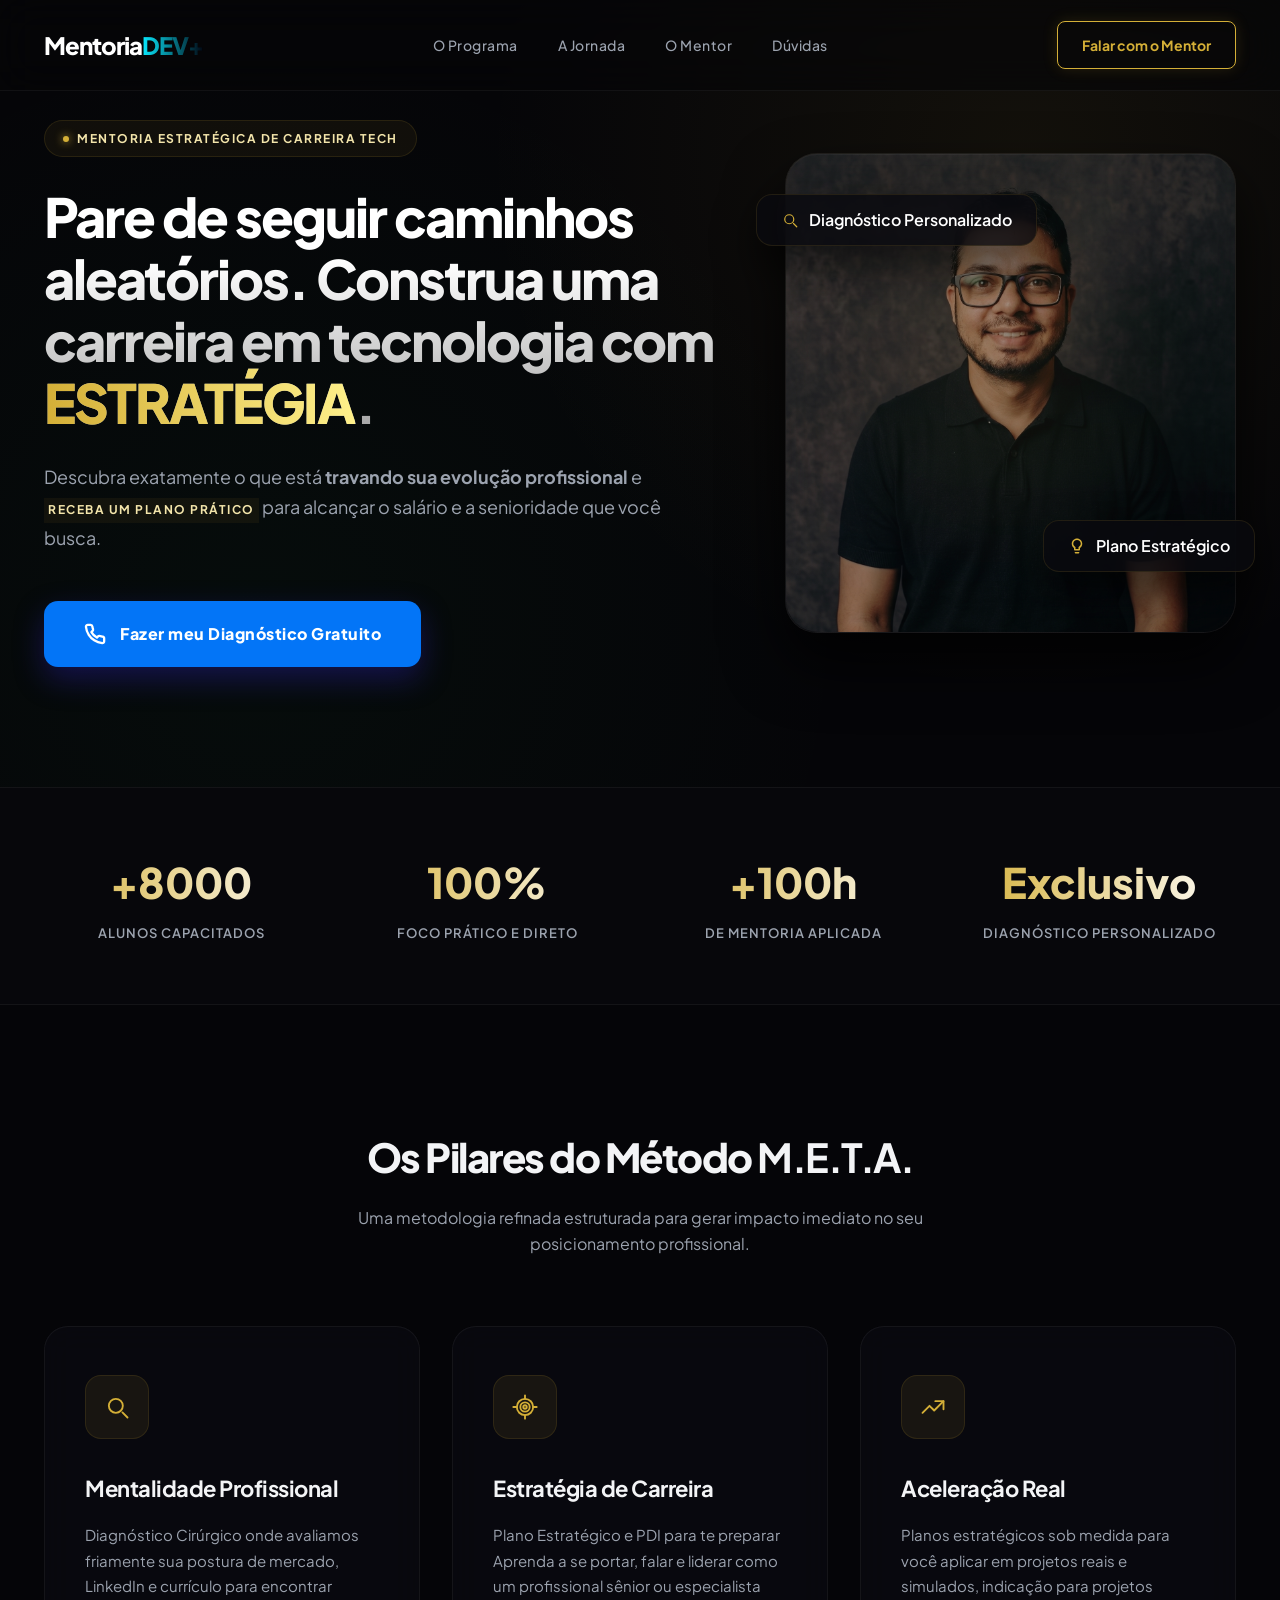
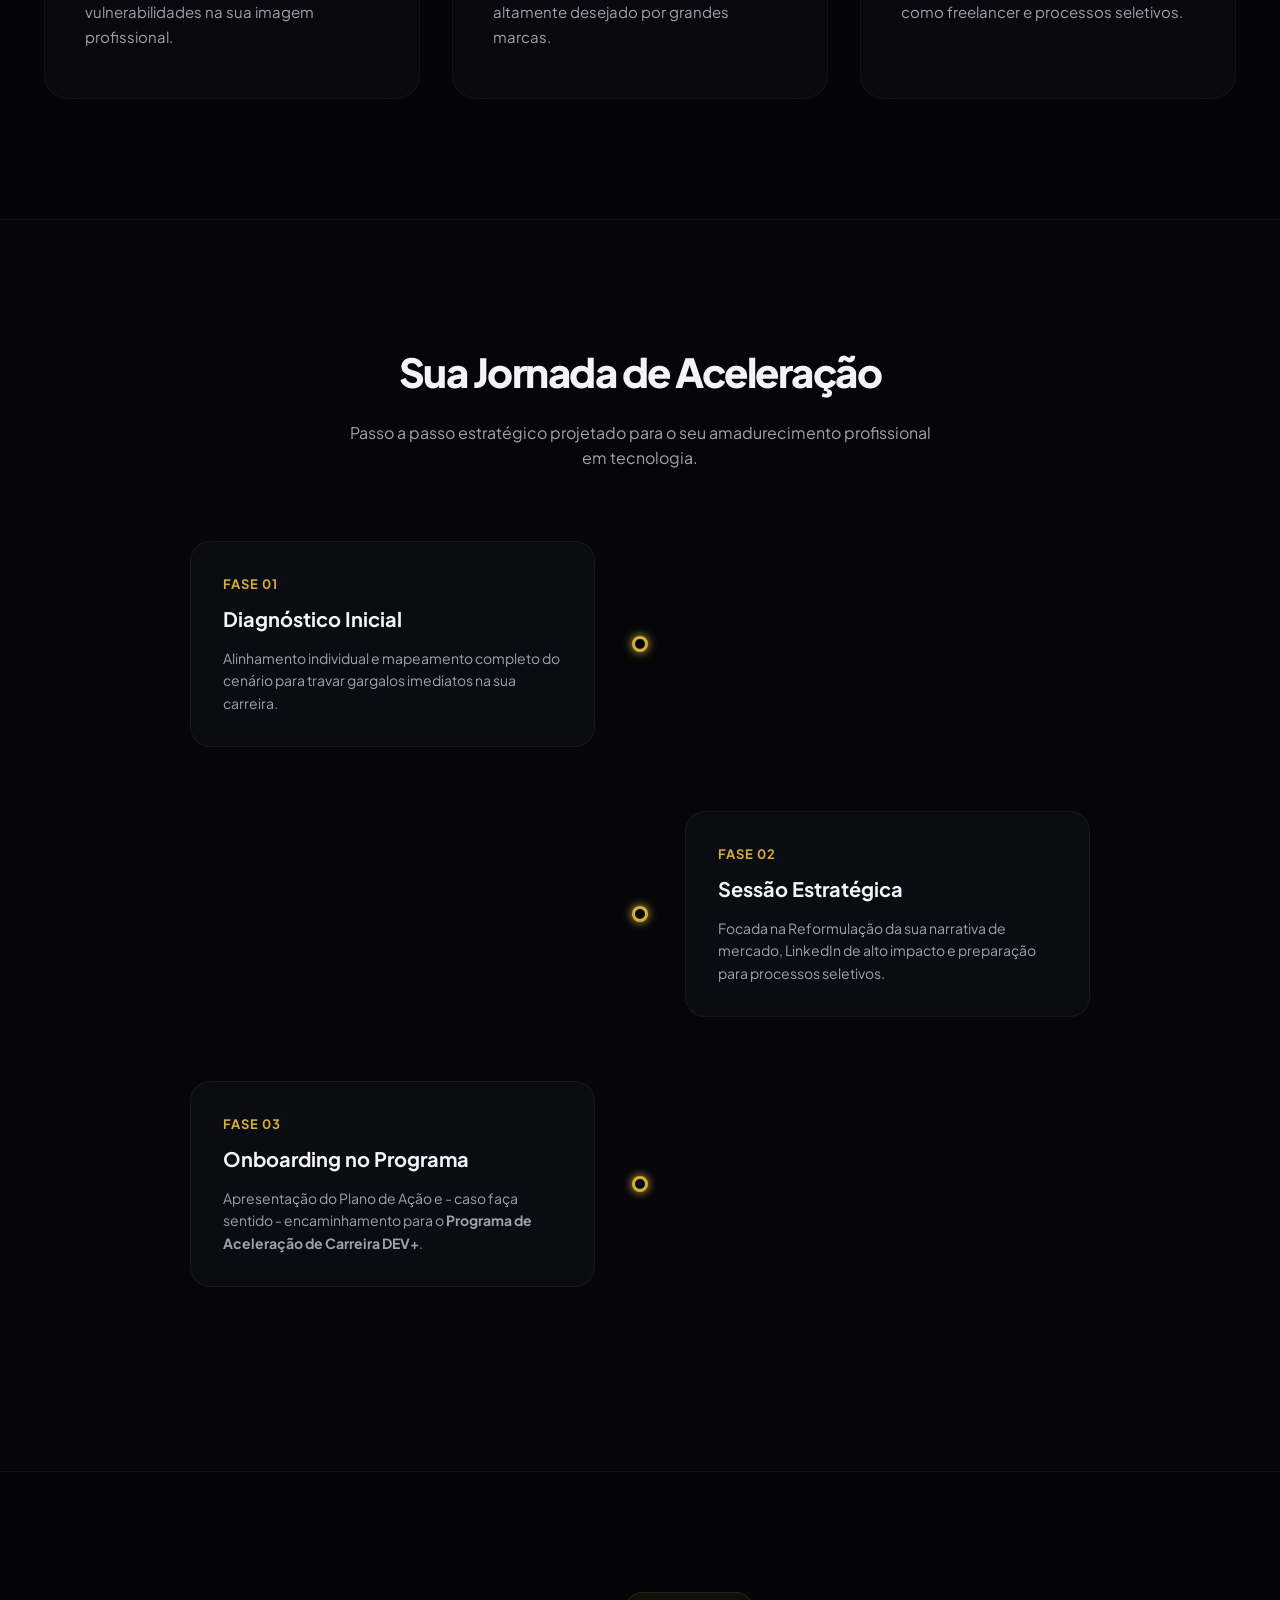
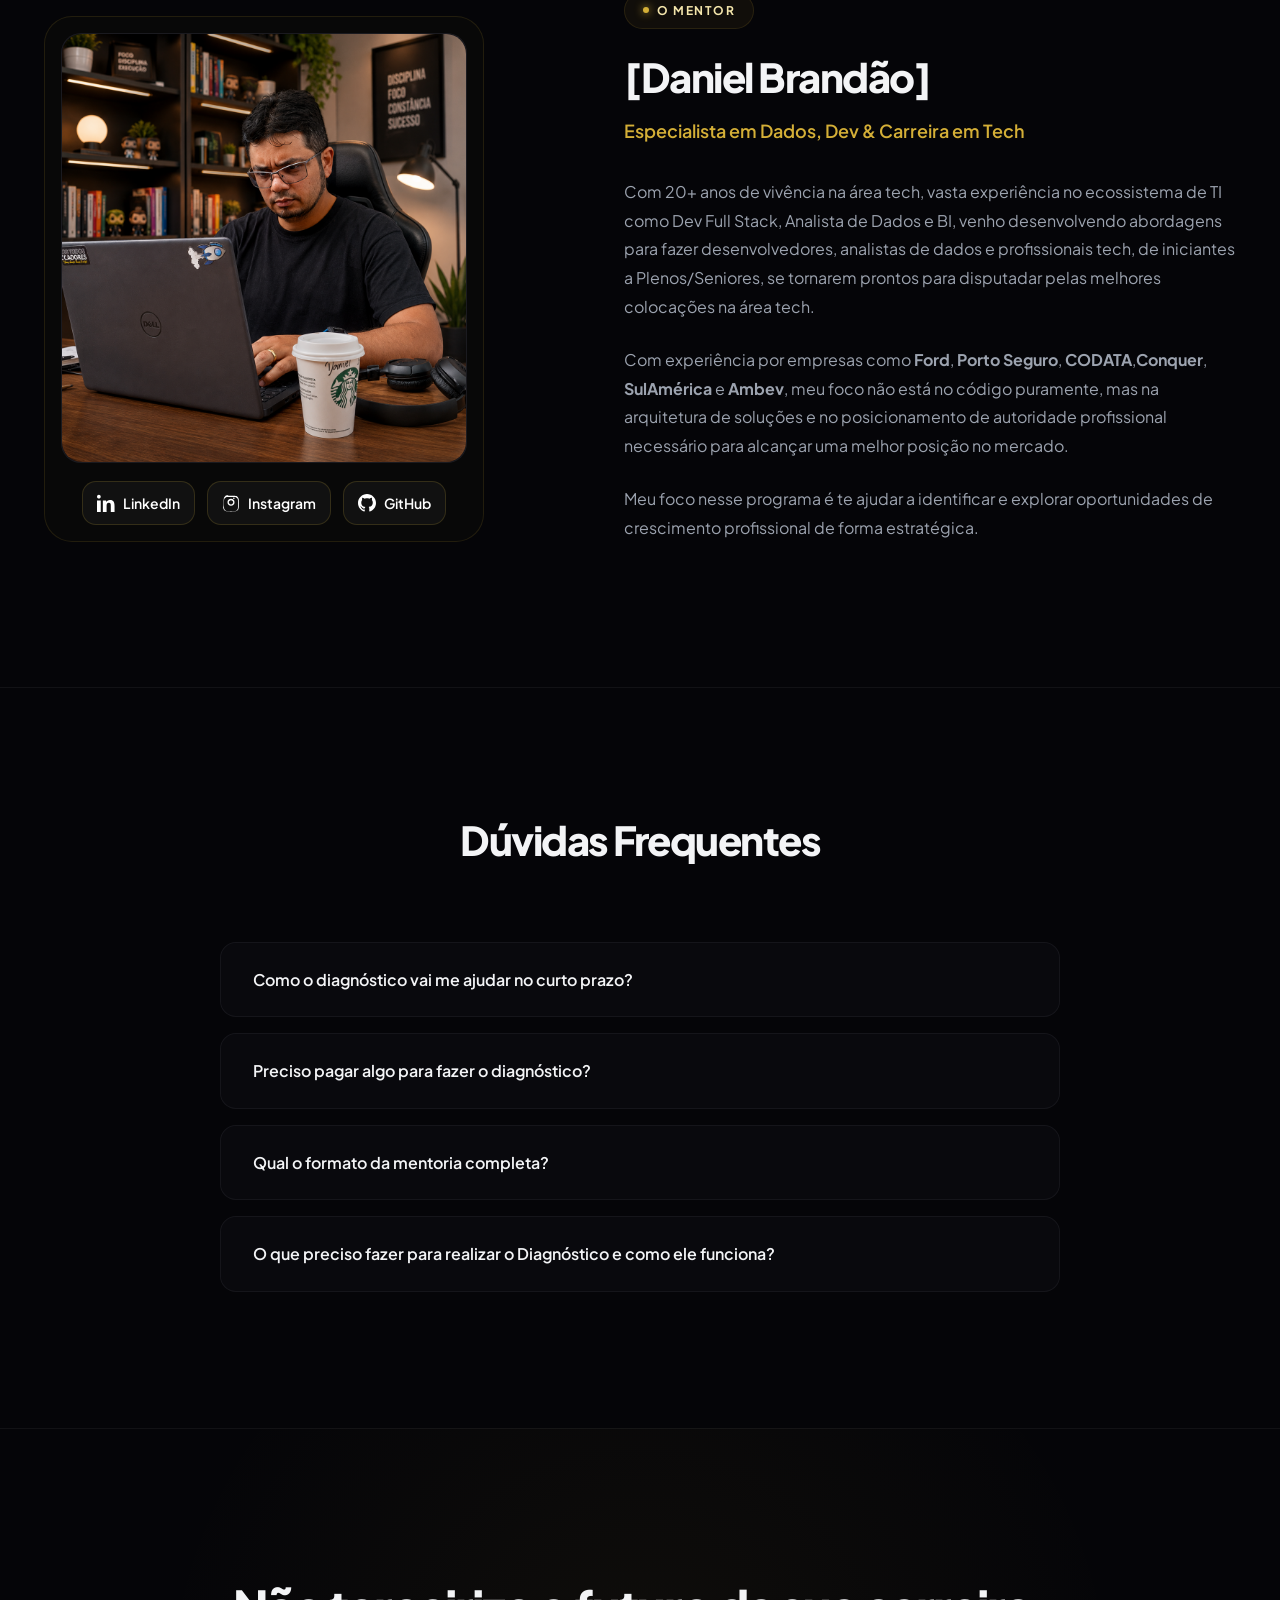
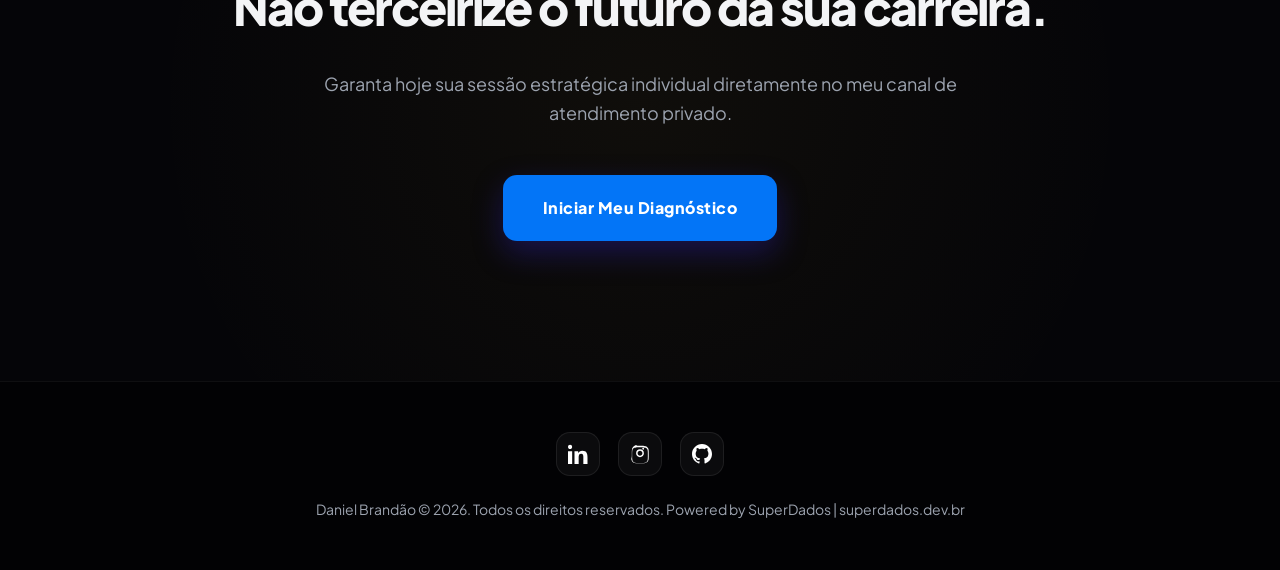
<file: mentoria/index.html>
<!DOCTYPE html>
<html lang="pt-BR">

<head>
    <meta charset="UTF-8">
    <meta name="viewport" content="width=device-width, initial-scale=1.0">
    <title>Programa de Aceleração de Carreira DEV+ | Daniel Brandão</title>
    <link rel="preconnect" href="https://fonts.googleapis.com">
    <link rel="preconnect" href="https://fonts.gstatic.com" crossorigin>
    <link href="https://fonts.googleapis.com/css2?family=Plus+Jakarta+Sans:wght@300;400;500;600;700;800&display=swap"
        rel="stylesheet">

    <link rel="stylesheet" href="../mentoria/css/landing.css">
</head>

<body>

    <header>
        <div class="container">
            <div class="logo">
                <a href="#programa">Mentoria<span>DEV+</a></span>
            </div>
            <nav>
                <ul>
                    <li><a href="#pilares">O Programa</a></li>
                    <li><a href="#timeline">A Jornada</a></li>
                    <li><a href="#mentor">O Mentor</a></li>
                    <li><a href="#faq">Dúvidas</a></li>
                </ul>
            </nav>
            <a href="http://wa.me/5583996866757/?phone=5583996866757&text=Olá%21+Gostaria+de+falar+sobre+a+mentoria+de+Carreira+DEV+."
                class="btn-nav" target="_blank">Falar com o Mentor</a>
        </div>
    </header>

    <section class="hero" id="programa">
        <div class="container">
            <div class="grid-hero">
                <div class="hero-content">
                    <span class="tag-lux">MENTORIA ESTRATÉGICA DE CARREIRA TECH</span>
                    <h1>Pare de seguir caminhos aleatórios. Construa uma carreira em tecnologia com
                        <span>ESTRATÉGIA</span>.
                    </h1>
                    <p class="subtitulo">Descubra exatamente o
                        que está <b>travando sua evolução profissional</b> e <span class="tag-lux2">receba um plano
                            prático</span> para
                        alcançar o
                        salário e a senioridade que você busca.</p>

                    <a href="#cta-final" class="btn-premium-cta">
                        <svg width="22" height="22" viewBox="0 0 24 24" fill="none" stroke="currentColor"
                            stroke-width="2.5" stroke-linecap="round" stroke-linejoin="round">
                            <path
                                d="M22 16.92v3a2 2 0 0 1-2.18 2 19.79 19.79 0 0 1-8.63-3.07 19.5 19.5 0 0 1-6-6 19.79 19.79 0 0 1-3.07-8.67A2 2 0 0 1 4.11 2h3a2 2 0 0 1 2 1.72 12.84 12.84 0 0 0 .7 2.81 2 2 0 0 1-.45 2.11L8.09 9.91a16 16 0 0 0 6 6l1.27-1.27a2 2 0 0 1 2.11-.45 12.84 12.84 0 0 0 2.81.7A2 2 0 0 1 22 16.92z">
                            </path>
                        </svg>
                        Fazer meu Diagnóstico Gratuito
                    </a>
                </div>

                <div class="hero-art-container">
                    <div class="hero-lux-card">
                        <span class="hero-image-bg" aria-label="Daniel Brandão em ambiente profissional"></span>
                        <div class="badge-floating badge-1">
                            <svg class="badge-icon" viewBox="0 0 24 24" aria-hidden="true" focusable="false">
                                <circle cx="11" cy="11" r="6" fill="none" stroke="currentColor" stroke-width="1.6"
                                    stroke-linecap="round" stroke-linejoin="round"></circle>
                                <line x1="21" y1="21" x2="16.65" y2="16.65" stroke="currentColor" stroke-width="1.6"
                                    stroke-linecap="round" stroke-linejoin="round"></line>
                            </svg>
                            <span class="badge-text">Diagnóstico Personalizado</span>
                        </div>
                        <div class="badge-floating badge-2">
                            <svg class="badge-icon" viewBox="0 0 24 24" aria-hidden="true" focusable="false">
                                <path
                                    d="M9 21c0 .55.45 1 1 1h4c.55 0 1-.45 1-1v-1H9v1zm3-19C8.14 2 5 5.14 5 9c0 2.38 1.19 4.47 3 5.74V17c0 .55.45 1 1 1h6c.55 0 1-.45 1-1v-2.26c1.81-1.27 3-3.36 3-5.74 0-3.86-3.14-7-7-7zm2.22 11.23l-.22.15V16h-4v-2.62l-.22-.15C8.4 12.31 7 10.74 7 9c0-2.76 2.24-5 5-5s5 2.24 5 5c0 1.74-1.4 3.31-2.78 4.23z">
                                </path>
                            </svg>
                            <span class="badge-text">Plano Estratégico</span>
                        </div>
                    </div>
                </div>
            </div>
        </div>
    </section>

    <section class="stats-bar">
        <div class="container">
            <div class="grid-stats">
                <div class="stat-item">
                    <h2>+8000</h2>
                    <p>Alunos capacitados</p>
                </div>
                <div class="stat-item">
                    <h2>100%</h2>
                    <p>Foco Prático e Direto</p>
                </div>
                <div class="stat-item">
                    <h2>+100h</h2>
                    <p>De Mentoria Aplicada</p>
                </div>
                <div class="stat-item">
                    <h2>Exclusivo</h2>
                    <p>Diagnóstico Personalizado</p>
                </div>
            </div>
        </div>
    </section>

    <section class="pilares-v2" id="pilares">
        <div class="container">
            <div class="section-title-lux">
                <h2>Os Pilares do Método <b>M.E.T.A.</b></h2>
                <p>Uma metodologia refinada estruturada para gerar impacto imediato no seu posicionamento profissional.
                </p>
            </div>

            <div class="grid-glass">
                <div class="glass-card">
                    <div class="icon-wrap" aria-hidden="true">
                        <svg viewBox="0 0 24 24" aria-hidden="true" focusable="false">
                            <circle cx="11" cy="11" r="6"></circle>
                            <line x1="21" y1="21" x2="16.65" y2="16.65"></line>
                        </svg>
                    </div>
                    <h3>Mentalidade Profissional</h3>
                    <p>Diagnóstico Cirúrgico onde avaliamos friamente sua postura de mercado, LinkedIn e currículo para
                        encontrar vulnerabilidades
                        na sua imagem profissional.</p>
                </div>
                <div class="glass-card">
                    <div class="icon-wrap" aria-hidden="true">
                        <svg viewBox="0 0 24 24" aria-hidden="true" focusable="false">
                            <circle cx="12" cy="12" r="7"></circle>
                            <circle cx="12" cy="12" r="4"></circle>
                            <circle cx="12" cy="12" r="1.5"></circle>
                            <line x1="12" y1="2" x2="12" y2="5"></line>
                            <line x1="12" y1="19" x2="12" y2="22"></line>
                            <line x1="2" y1="12" x2="5" y2="12"></line>
                            <line x1="19" y1="12" x2="22" y2="12"></line>
                        </svg>
                    </div>
                    <h3>Estratégia de Carreira</h3>
                    <p>Plano Estratégico e PDI para te preparar Aprenda a se portar, falar e liderar como um
                        profissional sênior ou especialista altamente
                        desejado por grandes marcas.</p>
                </div>
                <div class="glass-card">
                    <div class="icon-wrap" aria-hidden="true">
                        <svg viewBox="0 0 24 24" aria-hidden="true" focusable="false">
                            <polyline points="3 17 9 11 13 15 21 7"></polyline>
                            <polyline points="14 7 21 7 21 14"></polyline>
                        </svg>
                    </div>
                    <h3>Aceleração Real</h3>
                    <p>Planos estratégicos sob medida para você aplicar em projetos reais e simulados, indicação para
                        projetos como freelancer e processos seletivos.
                    </p>
                </div>
            </div>
        </div>
    </section>

    <section class="timeline-section" id="timeline">
        <div class="container">
            <div class="section-title-lux">
                <h2>Sua Jornada de Aceleração</h2>
                <p>Passo a passo estratégico projetado para o seu amadurecimento profissional em tecnologia.</p>
            </div>

            <div class="timeline-container">
                <div class="timeline-item">
                    <div class="timeline-dot"></div>
                    <div class="timeline-content">
                        <h4>Fase 01</h4>
                        <h3>Diagnóstico Inicial</h3>
                        <p>Alinhamento individual e mapeamento completo do cenário para travar gargalos imediatos na sua
                            carreira.</p>
                    </div>
                </div>

                <div class="timeline-item">
                    <div class="timeline-dot"></div>
                    <div class="timeline-content">
                        <h4>Fase 02</h4>
                        <h3>Sessão Estratégica</h3>
                        <p>Focada na Reformulação da sua narrativa de mercado, LinkedIn de alto impacto e preparação
                            para
                            processos seletivos.</p>
                    </div>
                </div>

                <div class="timeline-item">
                    <div class="timeline-dot"></div>
                    <div class="timeline-content">
                        <h4>Fase 03</h4>
                        <h3>Onboarding no Programa</h3>
                        <p>Apresentação do Plano de Ação e - caso faça sentido - encaminhamento para o <b>Programa de
                                Aceleração de Carreira DEV+</b>.</p>
                    </div>
                </div>
            </div>
        </div>
    </section>

    <section class="mentor-v2" id="mentor">
        <div class="container">
            <div class="mentor-grid">
                <div class="mentor-frame">
                    <div class="mentor-placeholder">
                        <img src="../mentoria/img/Daniel office.png" alt="Daniel Brandão em ambiente profissional"
                            style="width:100%; height:100%; object-fit:cover; border-radius:20px;">
                    </div>
                    <div class="profile-socials">
                        <a href="https://www.linkedin.com/in/profdanielbrandao" target="_blank"
                            rel="noreferrer noopener">
                            <svg viewBox="0 0 24 24" aria-hidden="true">
                                <path
                                    d="M4.98 3.5C4.98 4.88 3.88 6 2.5 6S0 4.88 0 3.5 1.12 1 2.5 1 4.98 2.12 4.98 3.5zM0 8.7h5v15.3H0V8.7zm7.5 0h4.7v2.1h.1c.7-1.3 2.4-2.7 4.9-2.7 5.3 0 6.2 3.5 6.2 8.1V24h-5V15.9c0-1.9 0-4.3-2.6-4.3-2.6 0-3 2-3 4.2V24h-5V8.7z" />
                            </svg>
                            LinkedIn
                        </a>
                        <a href="https://www.instagram.com/profdanielbrandao" target="_blank" rel="noreferrer noopener">
                            <svg viewBox="0 0 24 24" aria-hidden="true">
                                <path
                                    d="M12 2.2c3.2 0 3.6 0 4.9.1 1.2.1 1.9.3 2.3.5.6.3 1.1.6 1.6 1.1.5.5.8 1 1.1 1.6.3.4.5 1.1.5 2.3.1 1.3.1 1.7.1 4.9s0 3.6-.1 4.9c-.1 1.2-.3 1.9-.5 2.3-.3.6-.6 1.1-1.1 1.6-.5.5-1 0-1.6 1.1-.4.3-1.1.5-2.3.5-1.3.1-1.7.1-4.9.1s-3.6 0-4.9-.1c-1.2-.1-1.9-.3-2.3-.5-.6-.3-1.1-.6-1.6-1.1-.5-.5-.8-1-1.1-1.6-.3-.4-.5-1.1-.5-2.3C2.2 15.6 2.2 15.2 2.2 12s0-3.6.1-4.9c.1-1.2.3-1.9.5-2.3.3-.6.6-1.1 1.1-1.6.5-.5 1-.8 1.6-1.1.4-.3 1.1-.5 2.3-.5C8.4 2.2 8.8 2.2 12 2.2zm0 1.8c-3.1 0-3.5 0-4.7.1-1 .1-1.6.2-2 .4-.5.2-.9.5-1.3.9-.4.4-.7.8-.9 1.3-.2.4-.3 1-.4 2-.1 1.2-.1 1.6-.1 4.7s0 3.5.1 4.7c.1 1 .2 1.6.4 2 .2.5.5.9.9 1.3.4.4.8.7 1.3.9.4.2 1 .3 2 .4 1.2.1 1.6.1 4.7.1s3.5 0 4.7-.1c1-.1 1.6-.2 2-.4.5-.2.9-.5 1.3-.9.4-.4.7-.8.9-1.3.2-.4.3-1 .4-2 .1-1.2.1-1.6.1-4.7s0-3.5-.1-4.7c-.1-1-.2-1.6-.4-2-.2-.5-.5-.9-.9-1.3-.4-.4-.8-.7-1.3-.9-.4-.2-1-.3-2-.4-1.2-.1-1.6-.1-4.7-.1zM12 6.4c2.7 0 4.7 2 4.7 4.7S14.7 15.8 12 15.8 7.3 13.8 7.3 11.1 9.3 6.4 12 6.4zm0 1.8c-1.6 0-2.9 1.3-2.9 2.9S10.4 14 12 14s2.9-1.3 2.9-2.9S13.6 8.2 12 8.2zm4.9-2.5c0 .6-.5 1.1-1.1 1.1-.6 0-1.1-.5-1.1-1.1s.5-1.1 1.1-1.1c.6 0 1.1.5 1.1 1.1z" />
                            </svg>
                            Instagram
                        </a>
                        <a href="https://github.com/danielbrandao" target="_blank" rel="noreferrer noopener">
                            <svg viewBox="0 0 24 24" aria-hidden="true">
                                <path
                                    d="M12 0C5.37 0 0 5.37 0 12c0 5.3 3.44 9.78 8.21 11.36.6.11.82-.26.82-.58 0-.29-.01-1.05-.02-2.06-3.34.73-4.04-1.61-4.04-1.61-.55-1.39-1.34-1.76-1.34-1.76-1.1-.75.08-.74.08-.74 1.22.09 1.86 1.25 1.86 1.25 1.08 1.86 2.84 1.32 3.53 1.01.11-.79.42-1.32.76-1.62-2.67-.3-5.47-1.33-5.47-5.92 0-1.31.47-2.38 1.24-3.22-.12-.3-.54-1.52.12-3.17 0 0 1.01-.32 3.3 1.23.96-.27 1.98-.4 3-.4 1.02 0 2.04.14 3 .4 2.28-1.55 3.29-1.23 3.29-1.23.66 1.65.24 2.87.12 3.17.77.84 1.24 1.91 1.24 3.22 0 4.6-2.8 5.61-5.47 5.92.43.37.81 1.1.81 2.22 0 1.6-.01 2.88-.01 3.27 0 .32.22.7.82.58C20.56 21.78 24 17.3 24 12c0-6.63-5.37-12-12-12z" />
                            </svg>
                            GitHub
                        </a>
                    </div>
                </div>
                <div class="mentor-info">
                    <span class="tag-lux" style="margin-bottom:16px;">O Mentor</span>
                    <h2>[Daniel Brandão]</h2>
                    <h3>Especialista em Dados, Dev & Carreira em Tech</h3>
                    <p>Com 20+ anos de vivência na área tech, vasta experiência no ecossistema de TI como Dev Full
                        Stack, Analista de Dados e BI, venho desenvolvendo abordagens
                        para fazer desenvolvedores, analistas de dados e profissionais tech, de iniciantes a
                        Plenos/Seniores,
                        <param name="" value=""> se tornarem prontos para disputadar pelas melhores colocações na área
                        tech.
                    </p>
                    <p>Com experiência por empresas como <strong>Ford</strong>, <strong>Porto Seguro</strong>,
                        <strong>CODATA</strong>,<strong>Conquer</strong>, <strong>SulAmérica</strong> e
                        <strong>Ambev</strong>, meu foco não está no código puramente, mas na arquitetura de soluções e
                        no
                        posicionamento de autoridade profissional necessário para alcançar uma melhor posição no
                        mercado.
                    </p>
                    <p>Meu foco nesse programa é te ajudar a identificar e explorar oportunidades de crescimento
                        profissional de forma estratégica.</p>
                </div>
            </div>
        </div>
    </section>

    <section class="faq-v2" id="faq">
        <div class="container">
            <div class="section-title-lux">
                <h2>Dúvidas Frequentes</h2>
            </div>

            <div class="faq-wrapper">
                <details class="faq-item">
                    <summary class="faq-trigger">Como o diagnóstico vai me ajudar no curto prazo?</summary>
                    <div class="faq-content">
                        Logo na primeira sessão, identificamos os erros sutis que desclassificam você em triagens de
                        grandes empresas desde o currículo ou travam suas chances de promoção interna.
                    </div>
                </details>

                <details class="faq-item">
                    <summary class="faq-trigger">Preciso pagar algo para fazer o diagnóstico?</summary>
                    <div class="faq-content">
                        <strong>NADA!</strong> A conversa inicial via WhatsApp serve para validar seu atual momento de
                        carreira. Caso seu
                        perfil seja selecionado, agendamos o diagnóstico estratégico individual.
                    </div>
                </details>

                <details class="faq-item">
                    <summary class="faq-trigger">Qual o formato da mentoria completa?</summary>
                    <div class="faq-content">
                        A aceleração ocorre através de encontros focados e consultivos, acompanhamento estratégico
                        personalizado e feedbacks em tempo real de cenários corporativos reais. <br>Um acompanhamento
                        que você não vê igual no mercado, com foco em resultados práticos e aplicáveis.
                    </div>
                </details>
                <details class="faq-item">
                    <summary class="faq-trigger">O que preciso fazer para realizar o Diagnóstico e como ele funciona?
                    </summary>
                    <div class="faq-content">
                        Basta clicar no botão aqui abaixo e responder ao Diagnóstico de Carreira. Ao responder, você
                        será direcionado a falar comigo no WhatsApp e ali a gente vai avançar no seu diagnóstico de
                        maneira personalizda.
                    </div>
                </details>
            </div>
        </div>
    </section>

    <section class="cta-final-v2" id="cta-final">
        <div class="container">
            <h2>Não terceirize o futuro da sua carreira.</h2>
            <p>Garanta hoje sua sessão estratégica individual diretamente no meu canal de atendimento privado.</p>
            <a href="http://app.superdados.dev.br/diagnostico/dUifmRpFEEhisHElbft1b21jNS83" target="_blank"
                class="btn-premium-cta">
                Iniciar Meu Diagnóstico
            </a>
        </div>
    </section>

    <footer>
        <div class="container">
            <div class="footer-socials">
                <a href="https://www.linkedin.com/in/danielbrandao" target="_blank" rel="noreferrer noopener"
                    aria-label="LinkedIn">
                    <svg viewBox="0 0 24 24" aria-hidden="true">
                        <path
                            d="M4.98 3.5C4.98 4.88 3.88 6 2.5 6S0 4.88 0 3.5 1.12 1 2.5 1 4.98 2.12 4.98 3.5zM0 8.7h5v15.3H0V8.7zm7.5 0h4.7v2.1h.1c.7-1.3 2.4-2.7 4.9-2.7 5.3 0 6.2 3.5 6.2 8.1V24h-5V15.9c0-1.9 0-4.3-2.6-4.3-2.6 0-3 2-3 4.2V24h-5V8.7z" />
                    </svg>
                </a>
                <a href="https://www.instagram.com/profdanielbrandao" target="_blank" rel="noreferrer noopener"
                    aria-label="Instagram">
                    <svg viewBox="0 0 24 24" aria-hidden="true">
                        <path
                            d="M12 2.2c3.2 0 3.6 0 4.9.1 1.2.1 1.9.3 2.3.5.6.3 1.1.6 1.6 1.1.5.5.8 1 1.1 1.6.3.4.5 1.1.5 2.3.1 1.3.1 1.7.1 4.9s0 3.6-.1 4.9c-.1 1.2-.3 1.9-.5 2.3-.3.6-.6 1.1-1.1 1.6-.5.5-1 0-1.6 1.1-.4.3-1.1.5-2.3.5-1.3.1-1.7.1-4.9.1s-3.6 0-4.9-.1c-1.2-.1-1.9-.3-2.3-.5-.6-.3-1.1-.6-1.6-1.1-.5-.5-.8-1-1.1-1.6-.3-.4-.5-1.1-.5-2.3C2.2 15.6 2.2 15.2 2.2 12s0-3.6.1-4.9c.1-1.2.3-1.9.5-2.3.3-.6.6-1.1 1.1-1.6.5-.5 1-.8 1.6-1.1.4-.3 1.1-.5 2.3-.5C8.4 2.2 8.8 2.2 12 2.2zm0 1.8c-3.1 0-3.5 0-4.7.1-1 .1-1.6.2-2 .4-.5.2-.9.5-1.3.9-.4.4-.7.8-.9 1.3-.2.4-.3 1-.4 2-.1 1.2-.1 1.6-.1 4.7s0 3.5.1 4.7c.1 1 .2 1.6.4 2 .2.5.5.9.9 1.3.4.4.8.7 1.3.9.4.2 1 .3 2 .4 1.2.1 1.6.1 4.7.1s3.5 0 4.7-.1c1-.1 1.6-.2 2-.4.5-.2.9-.5 1.3-.9.4-.4.7-.8.9-1.3.2-.4.3-1 .4-2 .1-1.2.1-1.6.1-4.7s0-3.5-.1-4.7c-.1-1-.2-1.6-.4-2-.2-.5-.5-.9-.9-1.3-.4-.4-.8-.7-1.3-.9-.4-.2-1-.3-2-.4-1.2-.1-1.6-.1-4.7-.1zM12 6.4c2.7 0 4.7 2 4.7 4.7S14.7 15.8 12 15.8 7.3 13.8 7.3 11.1 9.3 6.4 12 6.4zm0 1.8c-1.6 0-2.9 1.3-2.9 2.9S10.4 14 12 14s2.9-1.3 2.9-2.9S13.6 8.2 12 8.2zm4.9-2.5c0 .6-.5 1.1-1.1 1.1-.6 0-1.1-.5-1.1-1.1s.5-1.1 1.1-1.1c.6 0 1.1.5 1.1 1.1z" />
                    </svg>
                </a>
                <a href="https://github.com/danielbrandao" target="_blank" rel="noreferrer noopener"
                    aria-label="GitHub">
                    <svg viewBox="0 0 24 24" aria-hidden="true">
                        <path
                            d="M12 0C5.37 0 0 5.37 0 12c0 5.3 3.44 9.78 8.21 11.36.6.11.82-.26.82-.58 0-.29-.01-1.05-.02-2.06-3.34.73-4.04-1.61-4.04-1.61-.55-1.39-1.34-1.76-1.34-1.76-1.1-.75.08-.74.08-.74 1.22.09 1.86 1.25 1.86 1.25 1.08 1.86 2.84 1.32 3.53 1.01.11-.79.42-1.32.76-1.62-2.67-.3-5.47-1.33-5.47-5.92 0-1.31.47-2.38 1.24-3.22-.12-.3-.54-1.52.12-3.17 0 0 1.01-.32 3.3 1.23.96-.27 1.98-.4 3-.4 1.02 0 2.04.14 3 .4 2.28-1.55 3.29-1.23 3.29-1.23.66 1.65.24 2.87.12 3.17.77.84 1.24 1.91 1.24 3.22 0 4.6-2.8 5.61-5.47 5.92.43.37.81 1.1.81 2.22 0 1.6-.01 2.88-.01 3.27 0 .32.22.7.82.58C20.56 21.78 24 17.3 24 12c0-6.63-5.37-12-12-12z" />
                    </svg>
                </a>
            </div>
            <p>Daniel Brandão &copy; 2026. Todos os direitos reservados. Powered by SuperDados | superdados.dev.br</p>
        </div>
    </footer>

</body>

</html>
</file>
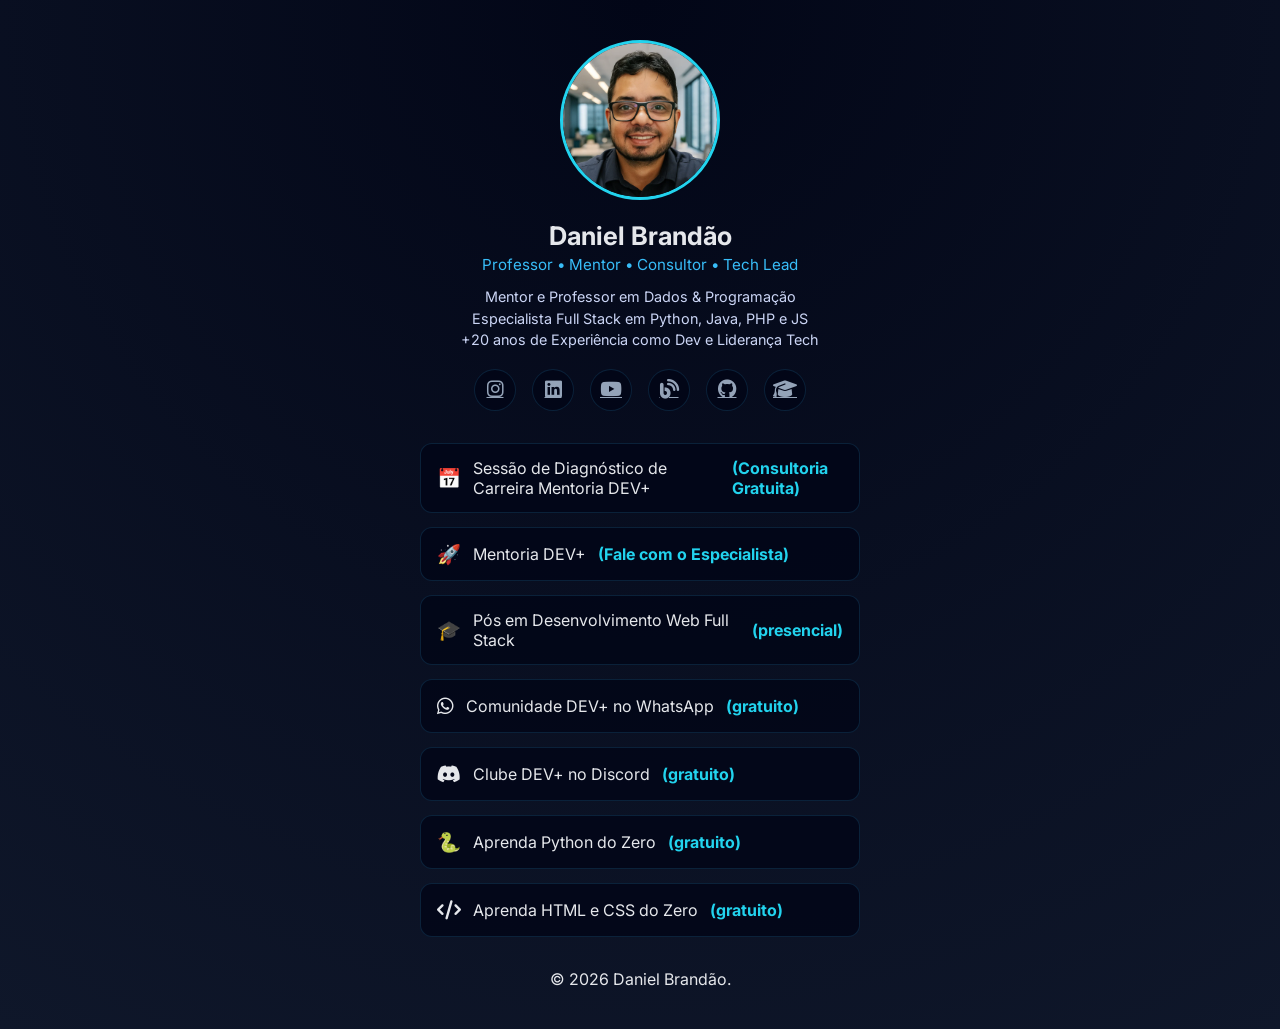
<file: index1.html>
<!DOCTYPE html>
<html lang="pt-br">
<head>
  <meta charset="UTF-8" />
  <meta name="viewport" content="width=device-width, initial-scale=1.0"/>
  <title>Daniel Brandão | Tecnologia & Educação</title>

  <link rel="preconnect" href="https://fonts.googleapis.com">
  <link rel="preconnect" href="https://fonts.gstatic.com" crossorigin>
  <link href="https://fonts.googleapis.com/css2?family=Inter:wght@300;400;600;700&display=swap" rel="stylesheet">

  <link rel="stylesheet" href="style.css">
  <link rel="stylesheet" href="https://cdnjs.cloudflare.com/ajax/libs/font-awesome/6.5.1/css/all.min.css"
/>

</head>
<body>

  <main class="container">
    
    <header class="profile">
        <img src="img/mentor_daniel.png" alt="Foto de perfil" class="avatar">

        <h1>Daniel Brandão</h1>

        <p class="subtitle">
            Professor • Mentor • Consultor • Tech Lead
        </p>

        <p class="description">
            Mentor e Professor em Dados & Programação 
            <br> Especialista Full Stack em Python, Java, PHP e JS 
            <br> +20 anos de Experiência como Dev e Liderança Tech
        </p>

        <!-- ÍCONES SOCIAIS -->
        <div class="social-icons">

            <a href="https://instagram.com/profdanielbrandao" target="_blank" aria-label="Instagram" title="Instagram">
            <i class="fa-brands fa-instagram"></i>
            </a>

            <a href="https://linkedin.com/in/profdanielbrandao" title="Linkedin" target="_blank" aria-label="LinkedIn">
            <i class="fa-brands fa-linkedin"></i>
            </a>

            <a href="https://youtube.com/danielbrandao" title="Canal no Youtube" target="_blank" aria-label="YouTube">
            <i class="fa-brands fa-youtube"></i>
            </a>

            <a href="https://profdanielbrandao.wordpress.com" title="Blog Wordpress" target="_blank" aria-label="Blog">
            <i class="fa-solid fa-blog"></i>
            </a>

            <a href="https://github.com/danielbrandao" title="Github" target="_blank" aria-label="GitHub">
            <i class="fa-brands fa-github"></i>
            </a>

            <a href="http://lattes.cnpq.br/3919782430580726" title="Curriculo Lattes" target="_blank" aria-label="Currículo Lattes">
            <i class="fa-solid fa-graduation-cap"></i>
            </a>

        </div>
    </header>


    <section class="links">

      <a href="https://superdados.dev.br/dev" class="link-card">
        <span>📅</span>
        Sessão de Diagnóstico de Carreira Mentoria DEV+<strong>(Consultoria Gratuita)</strong>
      </a>

      <a href="https://wa.me/5583996866757?text=Gostaria%20de%20saber%20mais%20sobre%20a%20Mentoria" class="link-card" target="_blank">
        <span>🚀</span>
        Mentoria DEV+ <strong>(Fale com o Especialista)</strong>
      </a>

      <a href="https://www.unipe.edu.br/pos-graduacao/desenvolvimento-web-full-stack/" class="link-card" target="_blank">
        <span>🎓</span>
        Pós em Desenvolvimento Web Full Stack <strong>(presencial)</strong>
      </a>

      <a href="https://chat.whatsapp.com/D7LP3omH8NtLihCD1QWtmb" class="link-card" target="_blank">
        <span><i class="fa-brands fa-whatsapp"></i></span>
        Comunidade DEV+ no WhatsApp <strong>(gratuito)</strong>
      </a>

      <a href="https://discord.gg/kj5MaQpsKU" class="link-card" target="_blank">
        <span><i class="fa-brands fa-discord"></i></span>
        Clube DEV+ no Discord <strong>(gratuito)</strong>
      </a>

      <a href="https://www.youtube.com/@superdadosplay/playlists" class="link-card" target="_blank">
        <span>🐍</span>
        Aprenda Python do Zero <strong>(gratuito)</strong>
      </a>

      <a href="https://www.youtube.com/watch?v=vIs2CGhb2i4&list=PLEBD4ExphrCmVCbKep6AzbRU5qaJR9WzB" class="link-card" target="_blank">
        <span><i class="fa-solid fa-code"></i></span>
        Aprenda HTML e CSS do Zero <strong>(gratuito)</strong>
      </a>

    </section>

    <footer class="social">
      &copy; 2026 Daniel Brandão. 
    </footer>

  </main>

  <script src="script.js"></script>
</body>
</html>
</file>
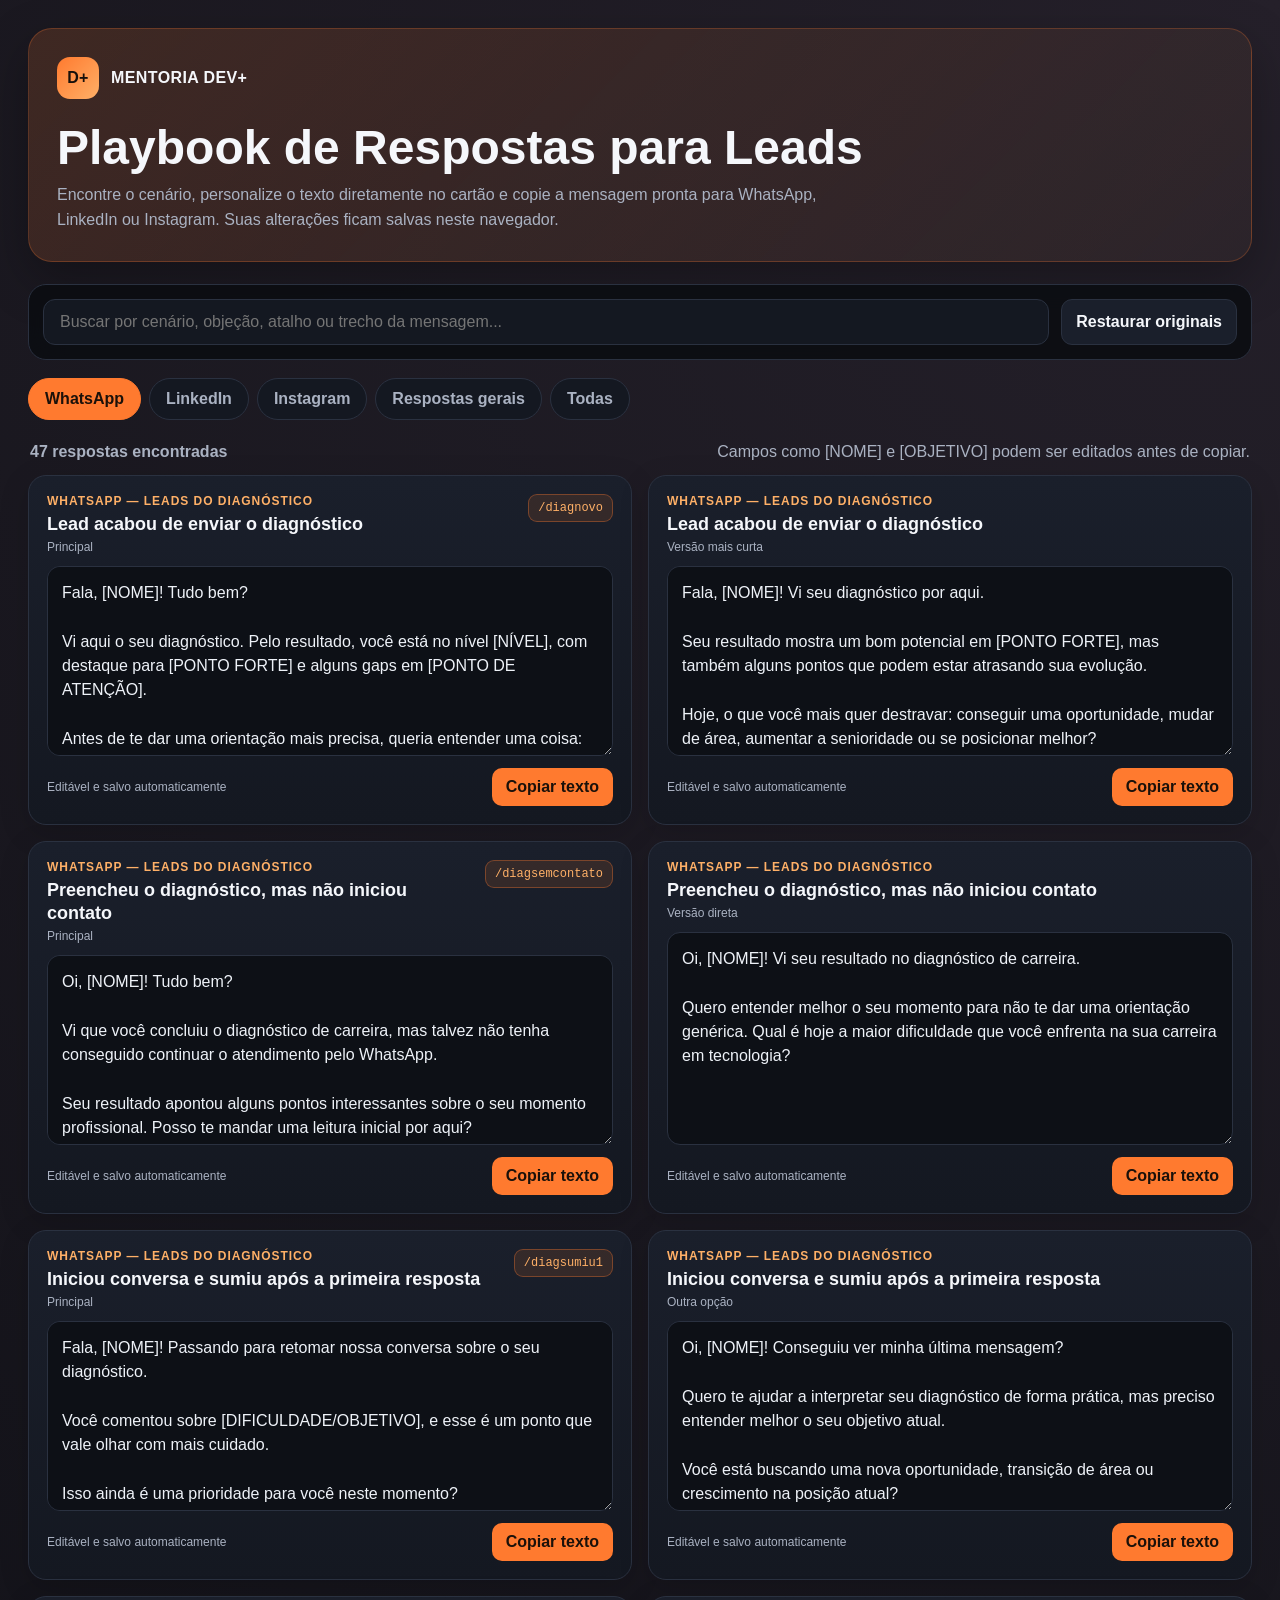
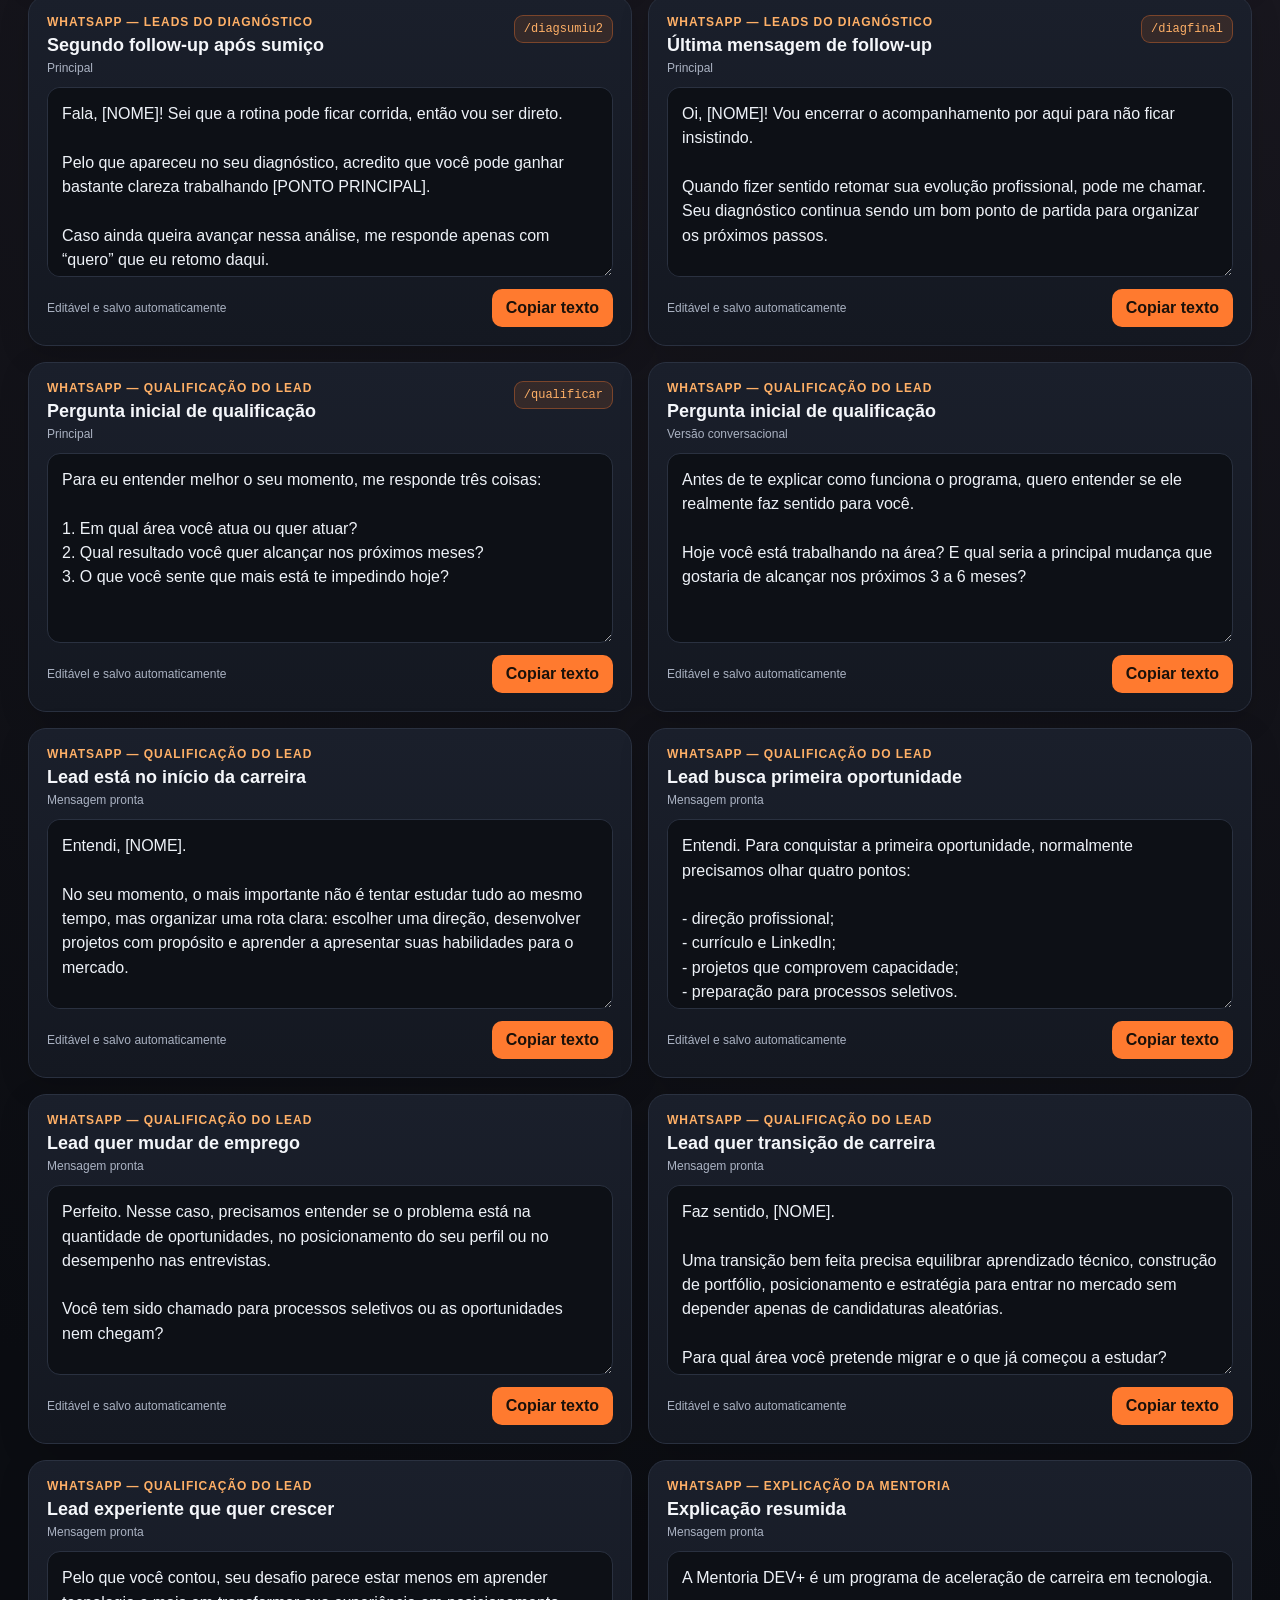
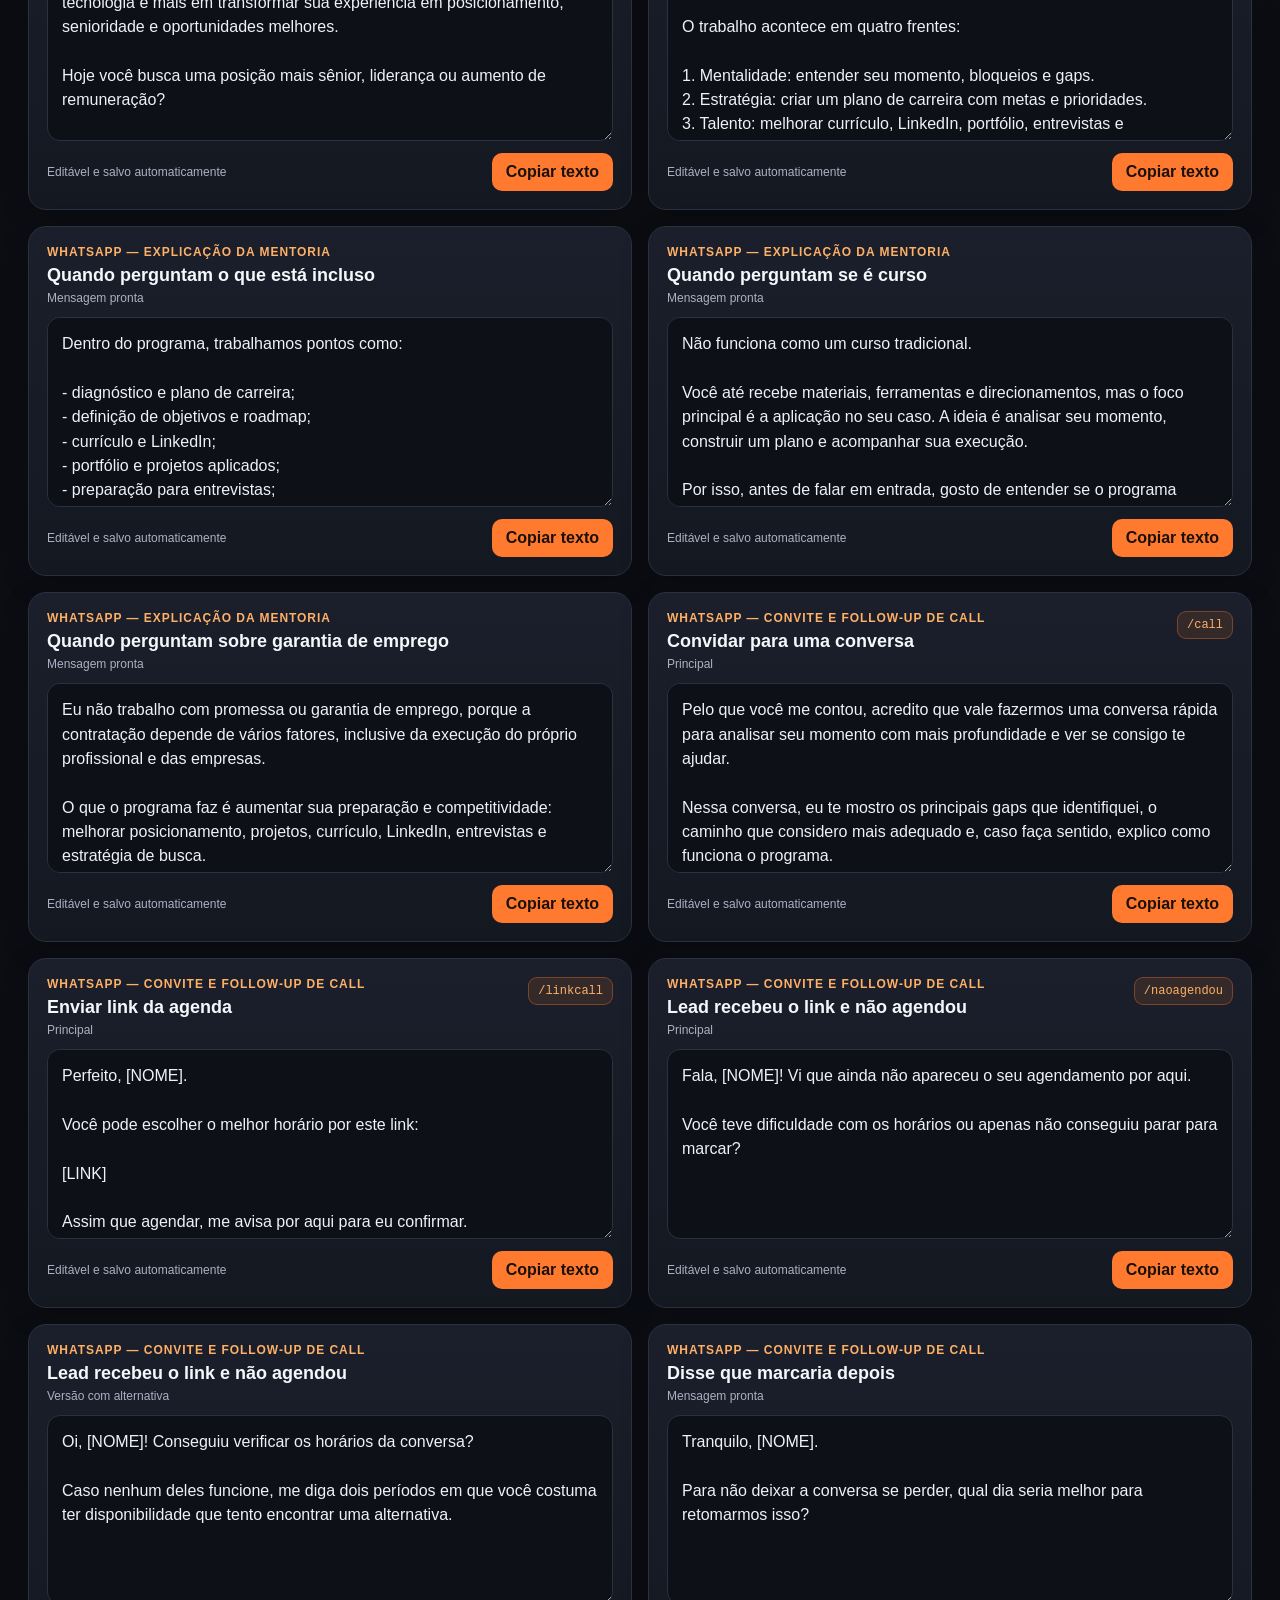
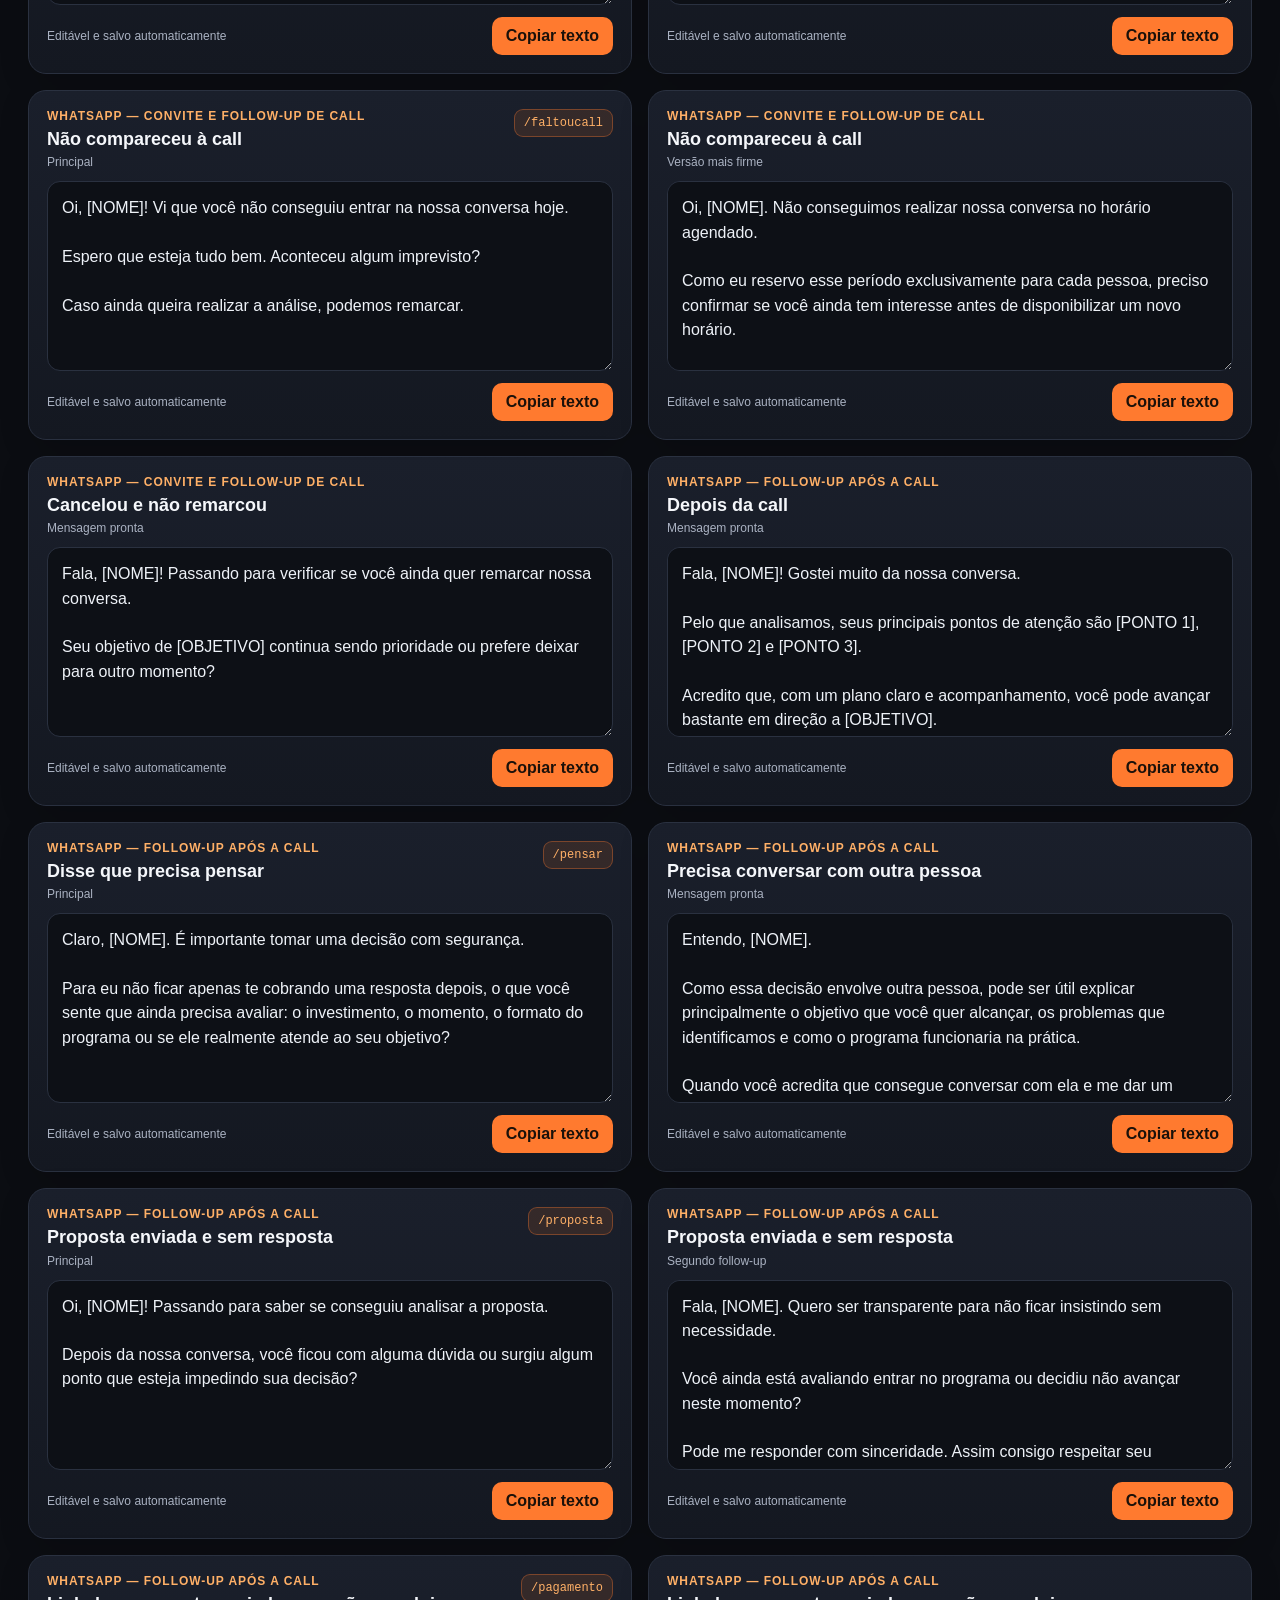
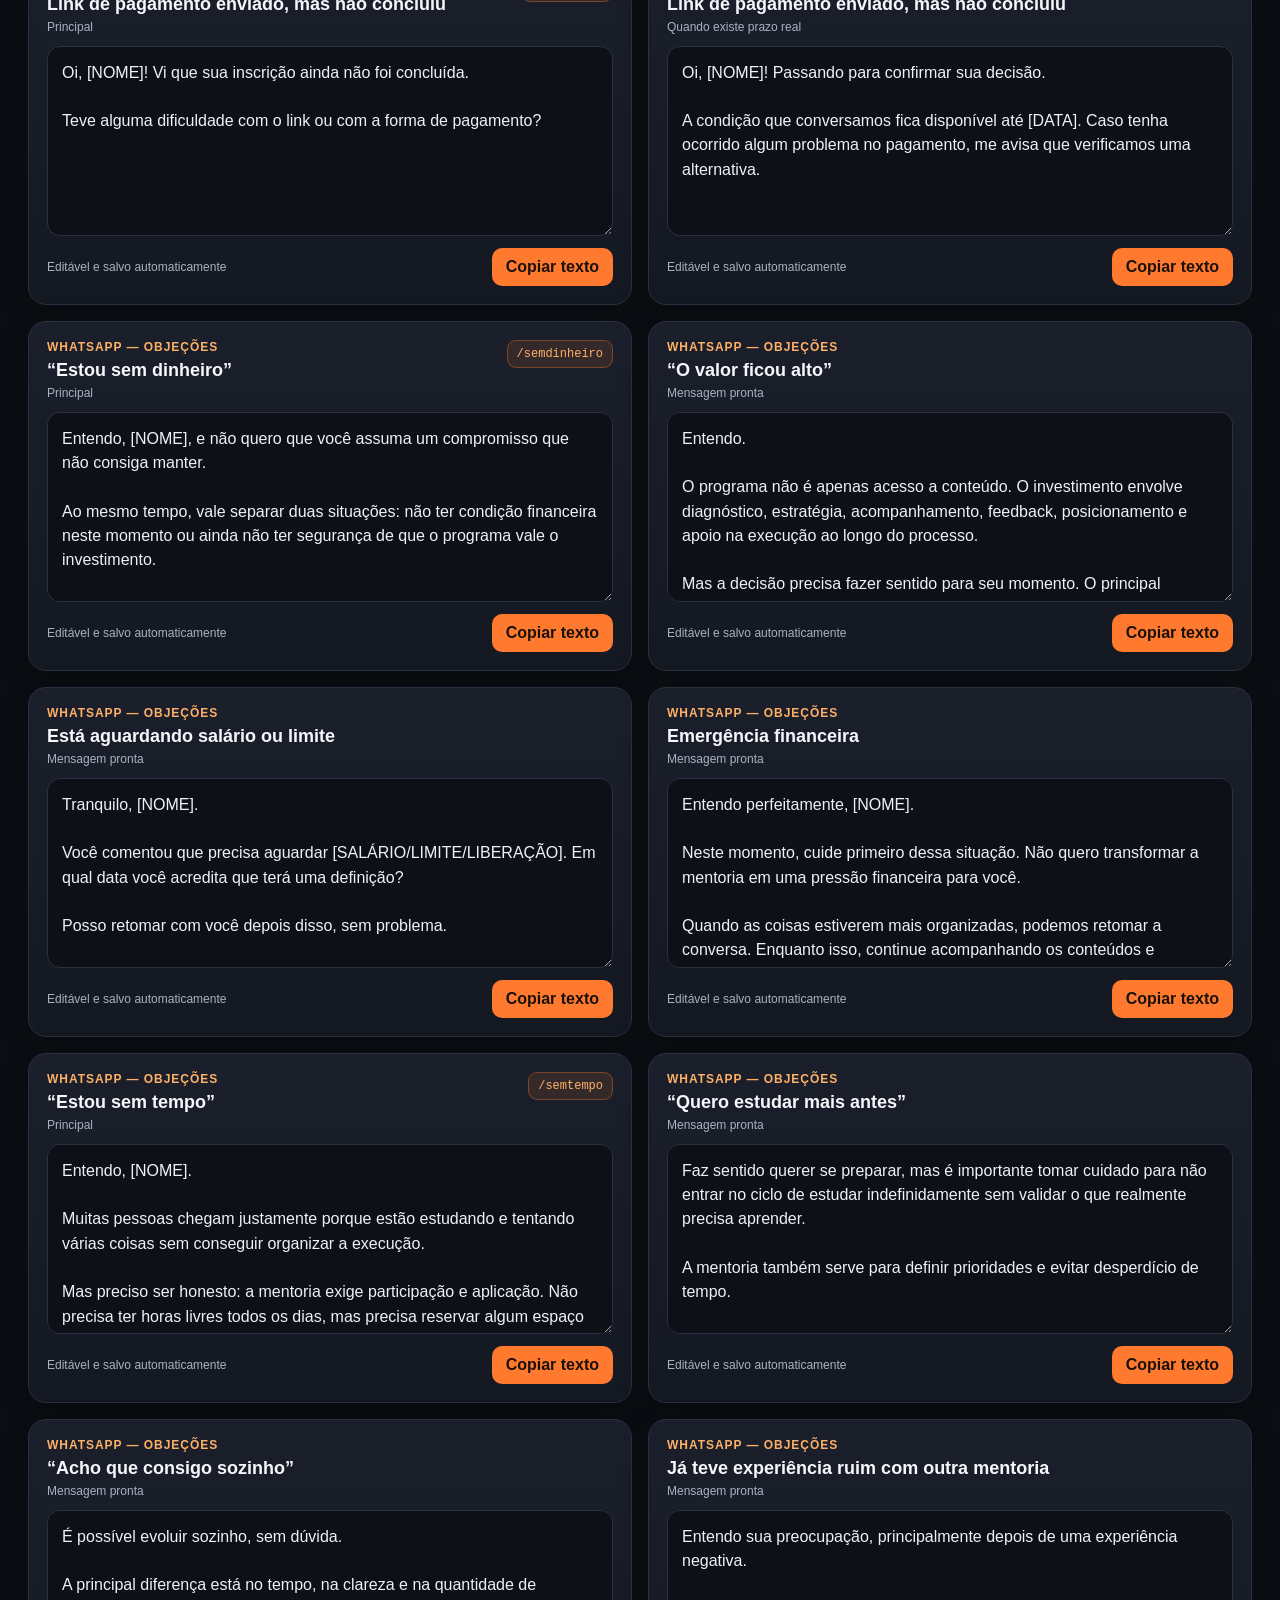
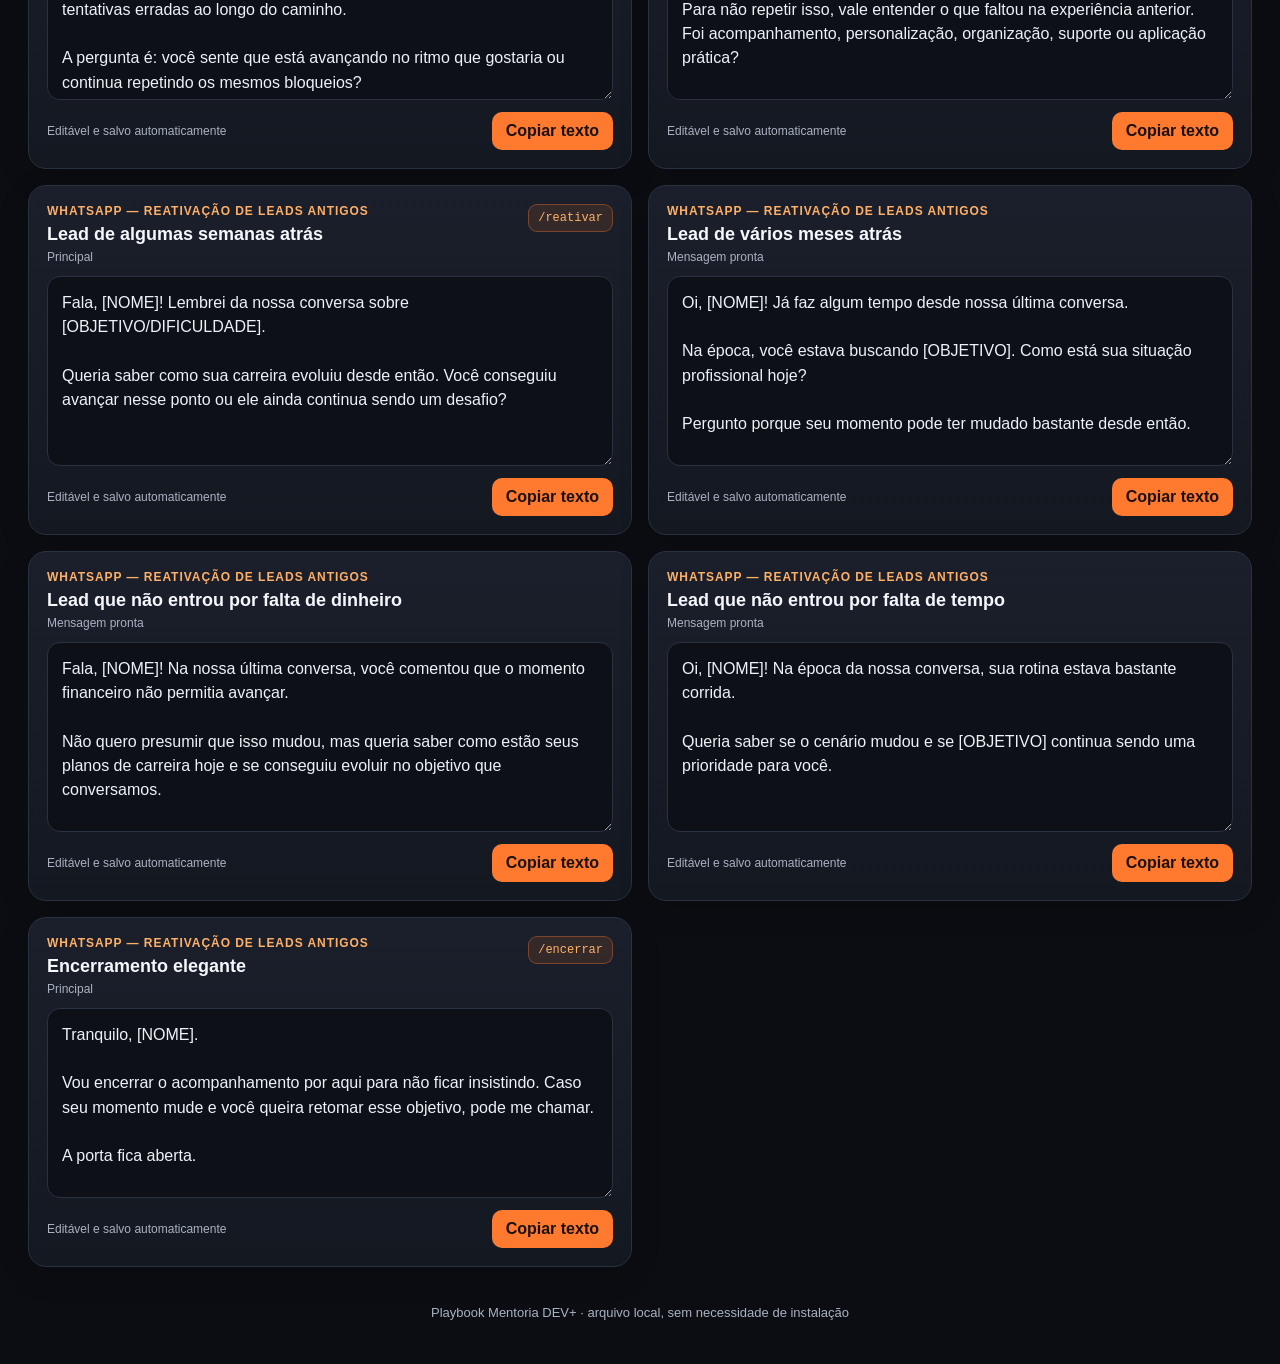
<file: playbook_devplus.html>
<!DOCTYPE html>
<html lang="pt-BR">
<head>
<meta charset="UTF-8">
<meta name="viewport" content="width=device-width, initial-scale=1.0">
<title>Playbook de Leads | Mentoria DEV+</title>
<style>
:root{--bg:#0b0d12;--panel:#141821;--panel2:#1a1f2b;--text:#f5f7fb;--muted:#aab2c2;--line:#2a3140;--accent:#ff7a2f;--accent2:#ffb067;--ok:#35c57a;--shadow:0 18px 50px rgba(0,0,0,.28)}
*{box-sizing:border-box}html{scroll-behavior:smooth}body{margin:0;background:radial-gradient(circle at top right,#25202a 0,#0b0d12 34%);color:var(--text);font-family:Inter,Segoe UI,Arial,sans-serif;min-height:100vh}
button,input,textarea{font:inherit}button{cursor:pointer}
.shell{max-width:1440px;margin:auto;padding:28px}
.hero{background:linear-gradient(135deg,rgba(255,122,47,.16),rgba(255,176,103,.04));border:1px solid rgba(255,122,47,.25);border-radius:24px;padding:28px;box-shadow:var(--shadow)}
.brand{display:flex;align-items:center;gap:12px;font-weight:800;letter-spacing:.4px}.logo{width:42px;height:42px;border-radius:13px;background:linear-gradient(135deg,var(--accent),var(--accent2));display:grid;place-items:center;color:#17100b;font-weight:900}
h1{font-size:clamp(28px,4vw,48px);margin:24px 0 10px;line-height:1.05}.hero p{color:var(--muted);max-width:800px;line-height:1.55;margin:0}
.toolbar{position:sticky;top:0;z-index:20;margin:22px 0 18px;padding:14px;background:rgba(11,13,18,.88);backdrop-filter:blur(16px);border:1px solid var(--line);border-radius:18px;display:grid;grid-template-columns:1fr auto;gap:12px}
.search{width:100%;background:var(--panel);border:1px solid var(--line);color:var(--text);padding:13px 16px;border-radius:12px;outline:none}.search:focus{border-color:var(--accent)}
.actions{display:flex;gap:8px}.btn{border:1px solid var(--line);background:var(--panel2);color:var(--text);border-radius:11px;padding:11px 14px;font-weight:700}.btn:hover{border-color:var(--accent)}
.tabs{display:flex;gap:8px;overflow:auto;padding-bottom:5px;margin-bottom:18px}.tab{white-space:nowrap;border:1px solid var(--line);background:var(--panel);color:var(--muted);padding:11px 16px;border-radius:999px;font-weight:800}.tab.active{background:var(--accent);color:#1b110a;border-color:var(--accent)}
.meta-row{display:flex;align-items:center;justify-content:space-between;gap:12px;margin:14px 2px;color:var(--muted)}
.grid{display:grid;grid-template-columns:repeat(2,minmax(0,1fr));gap:16px}
.card{background:linear-gradient(180deg,var(--panel2),var(--panel));border:1px solid var(--line);border-radius:18px;padding:18px;display:flex;flex-direction:column;gap:12px;min-height:330px;box-shadow:0 8px 30px rgba(0,0,0,.15)}
.card-head{display:flex;justify-content:space-between;gap:12px;align-items:flex-start}.eyebrow{font-size:12px;text-transform:uppercase;letter-spacing:.08em;color:var(--accent2);font-weight:900}h2{font-size:18px;margin:5px 0 0;line-height:1.28}.variant{font-size:12px;color:var(--muted);margin-top:4px}
.badge{background:rgba(255,122,47,.12);border:1px solid rgba(255,122,47,.35);color:var(--accent2);padding:6px 9px;border-radius:9px;font-family:Consolas,monospace;font-size:12px;white-space:nowrap}
.editor{width:100%;flex:1;min-height:190px;resize:vertical;background:#0d1016;color:#eef2f8;border:1px solid var(--line);border-radius:13px;padding:14px;line-height:1.52;outline:none}.editor:focus{border-color:var(--accent)}
.card-actions{display:flex;justify-content:space-between;align-items:center;gap:8px}.small{font-size:12px;color:var(--muted)}.copy{background:var(--accent);color:#1b110a;border:0;border-radius:10px;padding:10px 14px;font-weight:900}.copy.copied{background:var(--ok);color:#05150d}
.empty{display:none;text-align:center;padding:70px 20px;color:var(--muted)}
footer{text-align:center;color:var(--muted);padding:38px 0 16px;font-size:13px}
@media(max-width:850px){.shell{padding:16px}.toolbar{grid-template-columns:1fr;top:6px}.actions{justify-content:flex-end}.grid{grid-template-columns:1fr}.hero{padding:22px}}
</style>
</head>
<body>
<div class="shell">
<section class="hero">
<div class="brand"><div class="logo">D+</div> MENTORIA DEV+</div>
<h1>Playbook de Respostas para Leads</h1>
<p>Encontre o cenário, personalize o texto diretamente no cartão e copie a mensagem pronta para WhatsApp, LinkedIn ou Instagram. Suas alterações ficam salvas neste navegador.</p>
</section>
<div class="toolbar">
<input id="search" class="search" type="search" placeholder="Buscar por cenário, objeção, atalho ou trecho da mensagem...">
<div class="actions"><button class="btn" id="reset">Restaurar originais</button></div>
</div>
<nav class="tabs" aria-label="Canais">
<button class="tab active" data-channel="whatsapp">WhatsApp</button>
<button class="tab" data-channel="linkedin">LinkedIn</button>
<button class="tab" data-channel="instagram">Instagram</button>
<button class="tab" data-channel="geral">Respostas gerais</button>
<button class="tab" data-channel="all">Todas</button>
</nav>
<div class="meta-row"><strong id="counter"></strong><span>Campos como [NOME] e [OBJETIVO] podem ser editados antes de copiar.</span></div>
<main id="grid" class="grid"></main>
<div id="empty" class="empty"><h2>Nenhuma resposta encontrada</h2><p>Tente buscar com outras palavras.</p></div>
<footer>Playbook Mentoria DEV+ · arquivo local, sem necessidade de instalação</footer>
</div>
<script>
const cards=[{"channel": "whatsapp", "section": "WhatsApp — Leads do diagnóstico", "category": "Lead acabou de enviar o diagnóstico", "variant": "Principal", "shortcut": "/diagnovo", "text": "Fala, [NOME]! Tudo bem?\n\nVi aqui o seu diagnóstico. Pelo resultado, você está no nível [NÍVEL], com destaque para [PONTO FORTE] e alguns gaps em [PONTO DE ATENÇÃO].\n\nAntes de te dar uma orientação mais precisa, queria entender uma coisa: qual é o principal objetivo que você quer alcançar hoje na sua carreira?", "id": "msg-1"}, {"channel": "whatsapp", "section": "WhatsApp — Leads do diagnóstico", "category": "Lead acabou de enviar o diagnóstico", "variant": "Versão mais curta", "shortcut": "", "text": "Fala, [NOME]! Vi seu diagnóstico por aqui.\n\nSeu resultado mostra um bom potencial em [PONTO FORTE], mas também alguns pontos que podem estar atrasando sua evolução.\n\nHoje, o que você mais quer destravar: conseguir uma oportunidade, mudar de área, aumentar a senioridade ou se posicionar melhor?", "id": "msg-2"}, {"channel": "whatsapp", "section": "WhatsApp — Leads do diagnóstico", "category": "Preencheu o diagnóstico, mas não iniciou contato", "variant": "Principal", "shortcut": "/diagsemcontato", "text": "Oi, [NOME]! Tudo bem?\n\nVi que você concluiu o diagnóstico de carreira, mas talvez não tenha conseguido continuar o atendimento pelo WhatsApp.\n\nSeu resultado apontou alguns pontos interessantes sobre o seu momento profissional. Posso te mandar uma leitura inicial por aqui?", "id": "msg-3"}, {"channel": "whatsapp", "section": "WhatsApp — Leads do diagnóstico", "category": "Preencheu o diagnóstico, mas não iniciou contato", "variant": "Versão direta", "shortcut": "", "text": "Oi, [NOME]! Vi seu resultado no diagnóstico de carreira.\n\nQuero entender melhor o seu momento para não te dar uma orientação genérica. Qual é hoje a maior dificuldade que você enfrenta na sua carreira em tecnologia?", "id": "msg-4"}, {"channel": "whatsapp", "section": "WhatsApp — Leads do diagnóstico", "category": "Iniciou conversa e sumiu após a primeira resposta", "variant": "Principal", "shortcut": "/diagsumiu1", "text": "Fala, [NOME]! Passando para retomar nossa conversa sobre o seu diagnóstico.\n\nVocê comentou sobre [DIFICULDADE/OBJETIVO], e esse é um ponto que vale olhar com mais cuidado.\n\nIsso ainda é uma prioridade para você neste momento?", "id": "msg-5"}, {"channel": "whatsapp", "section": "WhatsApp — Leads do diagnóstico", "category": "Iniciou conversa e sumiu após a primeira resposta", "variant": "Outra opção", "shortcut": "", "text": "Oi, [NOME]! Conseguiu ver minha última mensagem?\n\nQuero te ajudar a interpretar seu diagnóstico de forma prática, mas preciso entender melhor o seu objetivo atual.\n\nVocê está buscando uma nova oportunidade, transição de área ou crescimento na posição atual?", "id": "msg-6"}, {"channel": "whatsapp", "section": "WhatsApp — Leads do diagnóstico", "category": "Segundo follow-up após sumiço", "variant": "Principal", "shortcut": "/diagsumiu2", "text": "Fala, [NOME]! Sei que a rotina pode ficar corrida, então vou ser direto.\n\nPelo que apareceu no seu diagnóstico, acredito que você pode ganhar bastante clareza trabalhando [PONTO PRINCIPAL].\n\nCaso ainda queira avançar nessa análise, me responde apenas com “quero” que eu retomo daqui.", "id": "msg-7"}, {"channel": "whatsapp", "section": "WhatsApp — Leads do diagnóstico", "category": "Última mensagem de follow-up", "variant": "Principal", "shortcut": "/diagfinal", "text": "Oi, [NOME]! Vou encerrar o acompanhamento por aqui para não ficar insistindo.\n\nQuando fizer sentido retomar sua evolução profissional, pode me chamar. Seu diagnóstico continua sendo um bom ponto de partida para organizar os próximos passos.\n\nAbraço!", "id": "msg-8"}, {"channel": "whatsapp", "section": "WhatsApp — Qualificação do lead", "category": "Pergunta inicial de qualificação", "variant": "Principal", "shortcut": "/qualificar", "text": "Para eu entender melhor o seu momento, me responde três coisas:\n\n1. Em qual área você atua ou quer atuar?\n2. Qual resultado você quer alcançar nos próximos meses?\n3. O que você sente que mais está te impedindo hoje?", "id": "msg-9"}, {"channel": "whatsapp", "section": "WhatsApp — Qualificação do lead", "category": "Pergunta inicial de qualificação", "variant": "Versão conversacional", "shortcut": "", "text": "Antes de te explicar como funciona o programa, quero entender se ele realmente faz sentido para você.\n\nHoje você está trabalhando na área? E qual seria a principal mudança que gostaria de alcançar nos próximos 3 a 6 meses?", "id": "msg-10"}, {"channel": "whatsapp", "section": "WhatsApp — Qualificação do lead", "category": "Lead está no início da carreira", "variant": "Mensagem pronta", "shortcut": "", "text": "Entendi, [NOME].\n\nNo seu momento, o mais importante não é tentar estudar tudo ao mesmo tempo, mas organizar uma rota clara: escolher uma direção, desenvolver projetos com propósito e aprender a apresentar suas habilidades para o mercado.\n\nVocê já definiu em qual área pretende se posicionar?", "id": "msg-11"}, {"channel": "whatsapp", "section": "WhatsApp — Qualificação do lead", "category": "Lead busca primeira oportunidade", "variant": "Mensagem pronta", "shortcut": "", "text": "Entendi. Para conquistar a primeira oportunidade, normalmente precisamos olhar quatro pontos:\n\n- direção profissional;\n- currículo e LinkedIn;\n- projetos que comprovem capacidade;\n- preparação para processos seletivos.\n\nQual desses pontos você sente que está mais fraco hoje?", "id": "msg-12"}, {"channel": "whatsapp", "section": "WhatsApp — Qualificação do lead", "category": "Lead quer mudar de emprego", "variant": "Mensagem pronta", "shortcut": "", "text": "Perfeito. Nesse caso, precisamos entender se o problema está na quantidade de oportunidades, no posicionamento do seu perfil ou no desempenho nas entrevistas.\n\nVocê tem sido chamado para processos seletivos ou as oportunidades nem chegam?", "id": "msg-13"}, {"channel": "whatsapp", "section": "WhatsApp — Qualificação do lead", "category": "Lead quer transição de carreira", "variant": "Mensagem pronta", "shortcut": "", "text": "Faz sentido, [NOME].\n\nUma transição bem feita precisa equilibrar aprendizado técnico, construção de portfólio, posicionamento e estratégia para entrar no mercado sem depender apenas de candidaturas aleatórias.\n\nPara qual área você pretende migrar e o que já começou a estudar?", "id": "msg-14"}, {"channel": "whatsapp", "section": "WhatsApp — Qualificação do lead", "category": "Lead experiente que quer crescer", "variant": "Mensagem pronta", "shortcut": "", "text": "Pelo que você contou, seu desafio parece estar menos em aprender tecnologia e mais em transformar sua experiência em posicionamento, senioridade e oportunidades melhores.\n\nHoje você busca uma posição mais sênior, liderança ou aumento de remuneração?", "id": "msg-15"}, {"channel": "whatsapp", "section": "WhatsApp — Explicação da mentoria", "category": "Explicação resumida", "variant": "Mensagem pronta", "shortcut": "", "text": "A Mentoria DEV+ é um programa de aceleração de carreira em tecnologia.\n\nO trabalho acontece em quatro frentes:\n\n1. Mentalidade: entender seu momento, bloqueios e gaps.\n2. Estratégia: criar um plano de carreira com metas e prioridades.\n3. Talento: melhorar currículo, LinkedIn, portfólio, entrevistas e posicionamento.\n4. Aceleração: projetos aplicados, desafios técnicos, acompanhamento e conexão com oportunidades.\n\nNão é apenas um curso com aulas gravadas. É um processo de acompanhamento para você saber o que fazer, executar e receber direcionamento ao longo do caminho.", "id": "msg-16"}, {"channel": "whatsapp", "section": "WhatsApp — Explicação da mentoria", "category": "Quando perguntam o que está incluso", "variant": "Mensagem pronta", "shortcut": "", "text": "Dentro do programa, trabalhamos pontos como:\n\n- diagnóstico e plano de carreira;\n- definição de objetivos e roadmap;\n- currículo e LinkedIn;\n- portfólio e projetos aplicados;\n- preparação para entrevistas;\n- posicionamento profissional;\n- encontros de hotseat;\n- comunidade de mentorados;\n- suporte e feedback durante o processo.\n\nA forma de acompanhamento depende do seu momento e do plano mais adequado.", "id": "msg-17"}, {"channel": "whatsapp", "section": "WhatsApp — Explicação da mentoria", "category": "Quando perguntam se é curso", "variant": "Mensagem pronta", "shortcut": "", "text": "Não funciona como um curso tradicional.\n\nVocê até recebe materiais, ferramentas e direcionamentos, mas o foco principal é a aplicação no seu caso. A ideia é analisar seu momento, construir um plano e acompanhar sua execução.\n\nPor isso, antes de falar em entrada, gosto de entender se o programa realmente faz sentido para o objetivo da pessoa.", "id": "msg-18"}, {"channel": "whatsapp", "section": "WhatsApp — Explicação da mentoria", "category": "Quando perguntam sobre garantia de emprego", "variant": "Mensagem pronta", "shortcut": "", "text": "Eu não trabalho com promessa ou garantia de emprego, porque a contratação depende de vários fatores, inclusive da execução do próprio profissional e das empresas.\n\nO que o programa faz é aumentar sua preparação e competitividade: melhorar posicionamento, projetos, currículo, LinkedIn, entrevistas e estratégia de busca.\n\nMeu compromisso é te orientar, acompanhar e ajudar a corrigir o caminho durante o processo.", "id": "msg-19"}, {"channel": "whatsapp", "section": "WhatsApp — Convite e follow-up de call", "category": "Convidar para uma conversa", "variant": "Principal", "shortcut": "/call", "text": "Pelo que você me contou, acredito que vale fazermos uma conversa rápida para analisar seu momento com mais profundidade e ver se consigo te ajudar.\n\nNessa conversa, eu te mostro os principais gaps que identifiquei, o caminho que considero mais adequado e, caso faça sentido, explico como funciona o programa.\n\nVocê teria disponibilidade nos próximos dias?", "id": "msg-20"}, {"channel": "whatsapp", "section": "WhatsApp — Convite e follow-up de call", "category": "Enviar link da agenda", "variant": "Principal", "shortcut": "/linkcall", "text": "Perfeito, [NOME].\n\nVocê pode escolher o melhor horário por este link:\n\n[LINK]\n\nAssim que agendar, me avisa por aqui para eu confirmar.", "id": "msg-21"}, {"channel": "whatsapp", "section": "WhatsApp — Convite e follow-up de call", "category": "Lead recebeu o link e não agendou", "variant": "Principal", "shortcut": "/naoagendou", "text": "Fala, [NOME]! Vi que ainda não apareceu o seu agendamento por aqui.\n\nVocê teve dificuldade com os horários ou apenas não conseguiu parar para marcar?", "id": "msg-22"}, {"channel": "whatsapp", "section": "WhatsApp — Convite e follow-up de call", "category": "Lead recebeu o link e não agendou", "variant": "Versão com alternativa", "shortcut": "", "text": "Oi, [NOME]! Conseguiu verificar os horários da conversa?\n\nCaso nenhum deles funcione, me diga dois períodos em que você costuma ter disponibilidade que tento encontrar uma alternativa.", "id": "msg-23"}, {"channel": "whatsapp", "section": "WhatsApp — Convite e follow-up de call", "category": "Disse que marcaria depois", "variant": "Mensagem pronta", "shortcut": "", "text": "Tranquilo, [NOME].\n\nPara não deixar a conversa se perder, qual dia seria melhor para retomarmos isso?", "id": "msg-24"}, {"channel": "whatsapp", "section": "WhatsApp — Convite e follow-up de call", "category": "Não compareceu à call", "variant": "Principal", "shortcut": "/faltoucall", "text": "Oi, [NOME]! Vi que você não conseguiu entrar na nossa conversa hoje.\n\nEspero que esteja tudo bem. Aconteceu algum imprevisto?\n\nCaso ainda queira realizar a análise, podemos remarcar.", "id": "msg-25"}, {"channel": "whatsapp", "section": "WhatsApp — Convite e follow-up de call", "category": "Não compareceu à call", "variant": "Versão mais firme", "shortcut": "", "text": "Oi, [NOME]. Não conseguimos realizar nossa conversa no horário agendado.\n\nComo eu reservo esse período exclusivamente para cada pessoa, preciso confirmar se você ainda tem interesse antes de disponibilizar um novo horário.\n\nDeseja remarcar?", "id": "msg-26"}, {"channel": "whatsapp", "section": "WhatsApp — Convite e follow-up de call", "category": "Cancelou e não remarcou", "variant": "Mensagem pronta", "shortcut": "", "text": "Fala, [NOME]! Passando para verificar se você ainda quer remarcar nossa conversa.\n\nSeu objetivo de [OBJETIVO] continua sendo prioridade ou prefere deixar para outro momento?", "id": "msg-27"}, {"channel": "whatsapp", "section": "WhatsApp — Follow-up após a call", "category": "Depois da call", "variant": "Mensagem pronta", "shortcut": "", "text": "Fala, [NOME]! Gostei muito da nossa conversa.\n\nPelo que analisamos, seus principais pontos de atenção são [PONTO 1], [PONTO 2] e [PONTO 3].\n\nAcredito que, com um plano claro e acompanhamento, você pode avançar bastante em direção a [OBJETIVO].\n\nFicou alguma dúvida sobre o programa ou sobre os próximos passos?", "id": "msg-28"}, {"channel": "whatsapp", "section": "WhatsApp — Follow-up após a call", "category": "Disse que precisa pensar", "variant": "Principal", "shortcut": "/pensar", "text": "Claro, [NOME]. É importante tomar uma decisão com segurança.\n\nPara eu não ficar apenas te cobrando uma resposta depois, o que você sente que ainda precisa avaliar: o investimento, o momento, o formato do programa ou se ele realmente atende ao seu objetivo?", "id": "msg-29"}, {"channel": "whatsapp", "section": "WhatsApp — Follow-up após a call", "category": "Precisa conversar com outra pessoa", "variant": "Mensagem pronta", "shortcut": "", "text": "Entendo, [NOME].\n\nComo essa decisão envolve outra pessoa, pode ser útil explicar principalmente o objetivo que você quer alcançar, os problemas que identificamos e como o programa funcionaria na prática.\n\nQuando você acredita que consegue conversar com ela e me dar um retorno?", "id": "msg-30"}, {"channel": "whatsapp", "section": "WhatsApp — Follow-up após a call", "category": "Proposta enviada e sem resposta", "variant": "Principal", "shortcut": "/proposta", "text": "Oi, [NOME]! Passando para saber se conseguiu analisar a proposta.\n\nDepois da nossa conversa, você ficou com alguma dúvida ou surgiu algum ponto que esteja impedindo sua decisão?", "id": "msg-31"}, {"channel": "whatsapp", "section": "WhatsApp — Follow-up após a call", "category": "Proposta enviada e sem resposta", "variant": "Segundo follow-up", "shortcut": "", "text": "Fala, [NOME]. Quero ser transparente para não ficar insistindo sem necessidade.\n\nVocê ainda está avaliando entrar no programa ou decidiu não avançar neste momento?\n\nPode me responder com sinceridade. Assim consigo respeitar seu momento.", "id": "msg-32"}, {"channel": "whatsapp", "section": "WhatsApp — Follow-up após a call", "category": "Link de pagamento enviado, mas não concluiu", "variant": "Principal", "shortcut": "/pagamento", "text": "Oi, [NOME]! Vi que sua inscrição ainda não foi concluída.\n\nTeve alguma dificuldade com o link ou com a forma de pagamento?", "id": "msg-33"}, {"channel": "whatsapp", "section": "WhatsApp — Follow-up após a call", "category": "Link de pagamento enviado, mas não concluiu", "variant": "Quando existe prazo real", "shortcut": "", "text": "Oi, [NOME]! Passando para confirmar sua decisão.\n\nA condição que conversamos fica disponível até [DATA]. Caso tenha ocorrido algum problema no pagamento, me avisa que verificamos uma alternativa.", "id": "msg-34"}, {"channel": "whatsapp", "section": "WhatsApp — Objeções", "category": "“Estou sem dinheiro”", "variant": "Principal", "shortcut": "/semdinheiro", "text": "Entendo, [NOME], e não quero que você assuma um compromisso que não consiga manter.\n\nAo mesmo tempo, vale separar duas situações: não ter condição financeira neste momento ou ainda não ter segurança de que o programa vale o investimento.\n\nNo seu caso, qual dessas situações pesa mais?", "id": "msg-35"}, {"channel": "whatsapp", "section": "WhatsApp — Objeções", "category": "“O valor ficou alto”", "variant": "Mensagem pronta", "shortcut": "", "text": "Entendo.\n\nO programa não é apenas acesso a conteúdo. O investimento envolve diagnóstico, estratégia, acompanhamento, feedback, posicionamento e apoio na execução ao longo do processo.\n\nMas a decisão precisa fazer sentido para seu momento. O principal impeditivo é o valor total ou a forma de pagamento?", "id": "msg-36"}, {"channel": "whatsapp", "section": "WhatsApp — Objeções", "category": "Está aguardando salário ou limite", "variant": "Mensagem pronta", "shortcut": "", "text": "Tranquilo, [NOME].\n\nVocê comentou que precisa aguardar [SALÁRIO/LIMITE/LIBERAÇÃO]. Em qual data você acredita que terá uma definição?\n\nPosso retomar com você depois disso, sem problema.", "id": "msg-37"}, {"channel": "whatsapp", "section": "WhatsApp — Objeções", "category": "Emergência financeira", "variant": "Mensagem pronta", "shortcut": "", "text": "Entendo perfeitamente, [NOME].\n\nNeste momento, cuide primeiro dessa situação. Não quero transformar a mentoria em uma pressão financeira para você.\n\nQuando as coisas estiverem mais organizadas, podemos retomar a conversa. Enquanto isso, continue acompanhando os conteúdos e aplicando o que for possível.", "id": "msg-38"}, {"channel": "whatsapp", "section": "WhatsApp — Objeções", "category": "“Estou sem tempo”", "variant": "Principal", "shortcut": "/semtempo", "text": "Entendo, [NOME].\n\nMuitas pessoas chegam justamente porque estão estudando e tentando várias coisas sem conseguir organizar a execução.\n\nMas preciso ser honesto: a mentoria exige participação e aplicação. Não precisa ter horas livres todos os dias, mas precisa reservar algum espaço na rotina.\n\nHoje, você conseguiria separar pelo menos algumas horas por semana para trabalhar sua carreira?", "id": "msg-39"}, {"channel": "whatsapp", "section": "WhatsApp — Objeções", "category": "“Quero estudar mais antes”", "variant": "Mensagem pronta", "shortcut": "", "text": "Faz sentido querer se preparar, mas é importante tomar cuidado para não entrar no ciclo de estudar indefinidamente sem validar o que realmente precisa aprender.\n\nA mentoria também serve para definir prioridades e evitar desperdício de tempo.\n\nO que você acredita que ainda precisa aprender antes de começar?", "id": "msg-40"}, {"channel": "whatsapp", "section": "WhatsApp — Objeções", "category": "“Acho que consigo sozinho”", "variant": "Mensagem pronta", "shortcut": "", "text": "É possível evoluir sozinho, sem dúvida.\n\nA principal diferença está no tempo, na clareza e na quantidade de tentativas erradas ao longo do caminho.\n\nA pergunta é: você sente que está avançando no ritmo que gostaria ou continua repetindo os mesmos bloqueios?", "id": "msg-41"}, {"channel": "whatsapp", "section": "WhatsApp — Objeções", "category": "Já teve experiência ruim com outra mentoria", "variant": "Mensagem pronta", "shortcut": "", "text": "Entendo sua preocupação, principalmente depois de uma experiência negativa.\n\nPara não repetir isso, vale entender o que faltou na experiência anterior. Foi acompanhamento, personalização, organização, suporte ou aplicação prática?\n\nAssim consigo ser transparente sobre o que fazemos diferente e também sobre o que não faz parte do programa.", "id": "msg-42"}, {"channel": "whatsapp", "section": "WhatsApp — Reativação de leads antigos", "category": "Lead de algumas semanas atrás", "variant": "Principal", "shortcut": "/reativar", "text": "Fala, [NOME]! Lembrei da nossa conversa sobre [OBJETIVO/DIFICULDADE].\n\nQueria saber como sua carreira evoluiu desde então. Você conseguiu avançar nesse ponto ou ele ainda continua sendo um desafio?", "id": "msg-43"}, {"channel": "whatsapp", "section": "WhatsApp — Reativação de leads antigos", "category": "Lead de vários meses atrás", "variant": "Mensagem pronta", "shortcut": "", "text": "Oi, [NOME]! Já faz algum tempo desde nossa última conversa.\n\nNa época, você estava buscando [OBJETIVO]. Como está sua situação profissional hoje?\n\nPergunto porque seu momento pode ter mudado bastante desde então.", "id": "msg-44"}, {"channel": "whatsapp", "section": "WhatsApp — Reativação de leads antigos", "category": "Lead que não entrou por falta de dinheiro", "variant": "Mensagem pronta", "shortcut": "", "text": "Fala, [NOME]! Na nossa última conversa, você comentou que o momento financeiro não permitia avançar.\n\nNão quero presumir que isso mudou, mas queria saber como estão seus planos de carreira hoje e se conseguiu evoluir no objetivo que conversamos.", "id": "msg-45"}, {"channel": "whatsapp", "section": "WhatsApp — Reativação de leads antigos", "category": "Lead que não entrou por falta de tempo", "variant": "Mensagem pronta", "shortcut": "", "text": "Oi, [NOME]! Na época da nossa conversa, sua rotina estava bastante corrida.\n\nQueria saber se o cenário mudou e se [OBJETIVO] continua sendo uma prioridade para você.", "id": "msg-46"}, {"channel": "whatsapp", "section": "WhatsApp — Reativação de leads antigos", "category": "Encerramento elegante", "variant": "Principal", "shortcut": "/encerrar", "text": "Tranquilo, [NOME].\n\nVou encerrar o acompanhamento por aqui para não ficar insistindo. Caso seu momento mude e você queira retomar esse objetivo, pode me chamar.\n\nA porta fica aberta.", "id": "msg-47"}, {"channel": "linkedin", "section": "LinkedIn — Novas conexões", "category": "Pessoa adicionou você sem mensagem", "variant": "Mensagem pronta", "shortcut": "", "text": "Olá, [NOME]! Obrigado pela conexão.\n\nVi que você atua/estuda na área de [ÁREA]. Em qual tipo de projeto ou objetivo profissional você está focado atualmente?", "id": "msg-48"}, {"channel": "linkedin", "section": "LinkedIn — Novas conexões", "category": "Pessoa parece estar iniciando em tecnologia", "variant": "Mensagem pronta", "shortcut": "", "text": "Olá, [NOME]! Obrigado por se conectar.\n\nVi que você está construindo sua trajetória em tecnologia. Já definiu em qual área pretende se especializar ou ainda está explorando possibilidades?", "id": "msg-49"}, {"channel": "linkedin", "section": "LinkedIn — Novas conexões", "category": "Pessoa está buscando emprego", "variant": "Mensagem pronta", "shortcut": "", "text": "Olá, [NOME]! Obrigado pela conexão.\n\nPercebi que você está aberto a oportunidades em [ÁREA]. Como tem sido essa busca até agora? Você está conseguindo participar de processos seletivos?", "id": "msg-50"}, {"channel": "linkedin", "section": "LinkedIn — Novas conexões", "category": "Pessoa está em transição de carreira", "variant": "Mensagem pronta", "shortcut": "", "text": "Olá, [NOME]! Obrigado pela conexão.\n\nVi que você está fazendo uma transição para tecnologia. O que motivou essa mudança e qual área você pretende seguir?", "id": "msg-51"}, {"channel": "linkedin", "section": "LinkedIn — Novas conexões", "category": "Profissional já experiente", "variant": "Mensagem pronta", "shortcut": "", "text": "Olá, [NOME]! Obrigado pela conexão.\n\nVi sua experiência com [TECNOLOGIA/ÁREA]. Hoje você está mais focado em aprofundar a parte técnica, buscar liderança ou explorar novas oportunidades?", "id": "msg-52"}, {"channel": "linkedin", "section": "LinkedIn — Novas conexões", "category": "Ex-aluno", "variant": "Mensagem pronta", "shortcut": "", "text": "Fala, [NOME]! Muito bom te encontrar por aqui.\n\nComo está sua trajetória desde a época de [CURSO/DISCIPLINA/INSTITUIÇÃO]? Você continuou atuando em [ÁREA]?", "id": "msg-53"}, {"channel": "linkedin", "section": "LinkedIn — Novas conexões", "category": "Aluno atual", "variant": "Mensagem pronta", "shortcut": "", "text": "Fala, [NOME]! Obrigado pela conexão.\n\nÉ muito bom acompanhar também por aqui o desenvolvimento dos alunos. Em qual área da tecnologia você tem mais interesse de construir carreira?", "id": "msg-54"}, {"channel": "linkedin", "section": "LinkedIn — Novas conexões", "category": "Pessoa que conheceu você em palestra ou evento", "variant": "Mensagem pronta", "shortcut": "", "text": "Olá, [NOME]! Foi muito bom ter você em [EVENTO/PALESTRA].\n\nQual ponto da conversa sobre carreira mais chamou sua atenção?", "id": "msg-55"}, {"channel": "linkedin", "section": "LinkedIn — Novas conexões", "category": "Pessoa que comentou em uma publicação", "variant": "Mensagem pronta", "shortcut": "", "text": "Olá, [NOME]! Obrigado pela conexão e pela interação no post sobre [TEMA].\n\nVocê comentou um ponto interessante sobre [ASSUNTO]. Essa é uma situação que você está vivendo atualmente?", "id": "msg-56"}, {"channel": "linkedin", "section": "LinkedIn — Novas conexões", "category": "Pessoa que curtiu vários conteúdos", "variant": "Mensagem pronta", "shortcut": "", "text": "Olá, [NOME]! Obrigado pela conexão.\n\nVi que você tem acompanhado alguns conteúdos sobre carreira em tecnologia. Qual é hoje o principal desafio que você está tentando resolver profissionalmente?", "id": "msg-57"}, {"channel": "linkedin", "section": "LinkedIn — Continuação da conversa", "category": "Após a pessoa contar o objetivo", "variant": "Mensagem pronta", "shortcut": "", "text": "Entendi, [NOME].\n\nEsse é um desafio comum, principalmente quando a pessoa tenta equilibrar aprendizado técnico, posicionamento e busca por oportunidades ao mesmo tempo.\n\nO que você sente que mais está te impedindo de avançar hoje?", "id": "msg-58"}, {"channel": "linkedin", "section": "LinkedIn — Continuação da conversa", "category": "Oferecer o diagnóstico sem parecer venda", "variant": "Mensagem pronta", "shortcut": "", "text": "Pelo que você comentou, acredito que um diagnóstico rápido pode te ajudar a entender melhor seu momento e os pontos que precisam de mais atenção.\n\nEu tenho uma avaliação de carreira voltada para profissionais de tecnologia. Posso te enviar?", "id": "msg-59"}, {"channel": "linkedin", "section": "LinkedIn — Continuação da conversa", "category": "Após aceitar o diagnóstico", "variant": "Mensagem pronta", "shortcut": "", "text": "Perfeito. Este é o link:\n\n[LINK]\n\nAo finalizar, ele gera uma classificação inicial. Depois me envie o resultado e eu te ajudo a interpretar os principais pontos.", "id": "msg-60"}, {"channel": "linkedin", "section": "LinkedIn — Continuação da conversa", "category": "Fez o diagnóstico e voltou ao LinkedIn", "variant": "Mensagem pronta", "shortcut": "", "text": "Vi seu resultado, [NOME].\n\nPelo diagnóstico, você está no nível [NÍVEL], com boa capacidade em [PONTO FORTE], mas alguns gaps em [PONTO DE ATENÇÃO].\n\nPara eu fazer uma leitura mais útil: qual resultado profissional você quer alcançar nos próximos meses?", "id": "msg-61"}, {"channel": "linkedin", "section": "LinkedIn — Continuação da conversa", "category": "Levar a conversa para WhatsApp", "variant": "Mensagem pronta", "shortcut": "", "text": "Acho que consigo te orientar melhor analisando o contexto com um pouco mais de profundidade.\n\nCaso seja mais prático, podemos continuar pelo WhatsApp. Meu contato é [CONTATO/LINK].\n\nQuando chamar, me diga que veio da conversa do LinkedIn.", "id": "msg-62"}, {"channel": "linkedin", "section": "LinkedIn — Follow-up sem resposta", "category": "Primeira tentativa", "variant": "Mensagem pronta", "shortcut": "", "text": "Oi, [NOME]! Passando para retomar nossa conversa.\n\nVocê comentou sobre [OBJETIVO/DIFICULDADE]. Isso ainda é uma prioridade para você?", "id": "msg-63"}, {"channel": "linkedin", "section": "LinkedIn — Follow-up sem resposta", "category": "Após oferecer diagnóstico", "variant": "Mensagem pronta", "shortcut": "", "text": "Oi, [NOME]! Não sei se conseguiu acessar o diagnóstico que enviei.\n\nCaso ainda tenha interesse, posso reenviar o link por aqui.", "id": "msg-64"}, {"channel": "linkedin", "section": "LinkedIn — Follow-up sem resposta", "category": "Encerramento", "variant": "Mensagem pronta", "shortcut": "", "text": "Oi, [NOME]! Vou encerrar por aqui para não ficar insistindo.\n\nCaso queira conversar sobre sua carreira em outro momento, fico à disposição.", "id": "msg-65"}, {"channel": "instagram", "section": "Instagram — Novos seguidores e interações", "category": "Pessoa respondeu story sobre carreira", "variant": "Mensagem pronta", "shortcut": "", "text": "Fala, [NOME]! Vi sua resposta no story.\n\nEssa situação que você comentou acontece com você hoje? Me conta um pouco do seu momento.", "id": "msg-66"}, {"channel": "instagram", "section": "Instagram — Novos seguidores e interações", "category": "Pessoa pediu informação sobre mentoria", "variant": "Mensagem pronta", "shortcut": "", "text": "Fala, [NOME]! Obrigado pelo interesse.\n\nAntes de te explicar como funciona, queria entender seu momento para saber se o programa faz sentido para você.\n\nHoje você já trabalha em tecnologia ou ainda está buscando entrar na área?", "id": "msg-67"}, {"channel": "instagram", "section": "Instagram — Novos seguidores e interações", "category": "Pessoa começou a seguir após conteúdo", "variant": "Mensagem pronta", "shortcut": "", "text": "Olá, [NOME]! Vi que você chegou por um conteúdo sobre [TEMA].\n\nQual é hoje seu principal objetivo profissional na área de tecnologia?", "id": "msg-68"}, {"channel": "instagram", "section": "Instagram — Novos seguidores e interações", "category": "Pessoa curte e comenta com frequência", "variant": "Mensagem pronta", "shortcut": "", "text": "Fala, [NOME]! Vejo você sempre acompanhando os conteúdos por aqui.\n\nFiquei curioso: qual é o principal desafio que você está tentando resolver na sua carreira hoje?", "id": "msg-69"}, {"channel": "instagram", "section": "Instagram — Novos seguidores e interações", "category": "Oferecer o diagnóstico no Instagram", "variant": "Mensagem pronta", "shortcut": "", "text": "Pelo que você comentou, acredito que um diagnóstico de carreira pode te dar uma visão mais clara do seu momento.\n\nEle avalia pontos como maturidade, intensidade e capacidade de execução. Posso te enviar o link?", "id": "msg-70"}, {"channel": "instagram", "section": "Instagram — Novos seguidores e interações", "category": "Levar para o WhatsApp", "variant": "Mensagem pronta", "shortcut": "", "text": "Para conseguir te orientar melhor, podemos continuar pelo WhatsApp.\n\nMe chama neste link: [LINK]\n\nNa mensagem, diga que veio do Instagram e me envie seu resultado do diagnóstico.", "id": "msg-71"}, {"channel": "linkedin", "section": "Abordagens ativas", "category": "Pessoa demonstrou uma dor em uma publicação", "variant": "Mensagem pronta", "shortcut": "", "text": "Olá, [NOME]. Vi seu comentário sobre [DIFICULDADE].\n\nTrabalho com desenvolvimento de carreira para profissionais de tecnologia e essa é uma situação que aparece bastante nos diagnósticos que analiso.\n\nVocê já conseguiu identificar o que mais está travando seu avanço?", "id": "msg-72"}, {"channel": "linkedin", "section": "Abordagens ativas", "category": "Oferecer diagnóstico para alguém da sua rede", "variant": "Mensagem pronta", "shortcut": "", "text": "Fala, [NOME]! Tenho acompanhado sua evolução em [ÁREA] e lembrei de você por causa de um diagnóstico de carreira que desenvolvi para profissionais de tecnologia.\n\nEle ajuda a identificar o nível de maturidade, capacidade de execução e principais gaps profissionais.\n\nCaso faça sentido, posso te enviar para você responder sem compromisso.", "id": "msg-73"}, {"channel": "linkedin", "section": "Abordagens ativas", "category": "Abordagem para ex-aluno", "variant": "Mensagem pronta", "shortcut": "", "text": "Fala, [NOME]! Como você está?\n\nTenho acompanhado profissionais de tecnologia em processos de entrada no mercado, reposicionamento e crescimento de carreira.\n\nComo já tivemos contato em [CURSO/INSTITUIÇÃO], queria saber como está sua trajetória atualmente. Você está satisfeito com o caminho profissional que construiu até aqui?", "id": "msg-74"}, {"channel": "linkedin", "section": "Abordagens ativas", "category": "Abordagem após evento", "variant": "Mensagem pronta", "shortcut": "", "text": "Olá, [NOME]! Foi muito bom ter você em [EVENTO].\n\nDurante a palestra, falei sobre a importância de diagnosticar o momento profissional antes de escolher os próximos passos.\n\nVocê chegou a fazer o diagnóstico de carreira que compartilhei?", "id": "msg-75"}, {"channel": "geral", "section": "Respostas rápidas para perguntas frequentes", "category": "“Quanto custa?”", "variant": "Mensagem pronta", "shortcut": "", "text": "O investimento depende do formato mais adequado para o seu momento.\n\nAntes de te passar apenas um valor, prefiro entender seu objetivo e verificar se o programa realmente faz sentido para você.\n\nPosso te fazer duas perguntas rápidas?", "id": "msg-76"}, {"channel": "geral", "section": "Respostas rápidas para perguntas frequentes", "category": "“Quanto custa?”", "variant": "Quando já está qualificado", "shortcut": "", "text": "Para o formato que conversamos, o investimento é de [VALOR/CONDIÇÃO].\n\nEle inclui [RESUMO DOS PRINCIPAIS ENTREGÁVEIS].\n\nCaso queira, também posso te explicar as formas de pagamento.", "id": "msg-77"}, {"channel": "geral", "section": "Respostas rápidas para perguntas frequentes", "category": "“Quanto tempo dura?”", "variant": "Mensagem pronta", "shortcut": "", "text": "O programa tem duração de [DURAÇÃO].\n\nNesse período, trabalhamos diagnóstico, estratégia, posicionamento, projetos, preparação para oportunidades e acompanhamento da execução.", "id": "msg-78"}, {"channel": "geral", "section": "Respostas rápidas para perguntas frequentes", "category": "“Tem encontros individuais?”", "variant": "Mensagem pronta", "shortcut": "", "text": "O programa combina [HOTSEATS/ENCONTROS EM GRUPO], suporte, feedbacks e [SESSÕES INDIVIDUAIS, SE APLICÁVEL].\n\nO objetivo é garantir direcionamento sem criar dependência, ajudando você a executar e desenvolver autonomia.", "id": "msg-79"}, {"channel": "geral", "section": "Respostas rápidas para perguntas frequentes", "category": "“Serve para iniciantes?”", "variant": "Mensagem pronta", "shortcut": "", "text": "Pode servir, desde que você tenha disposição para executar e alguma clareza sobre a área que deseja seguir.\n\nPara iniciantes, normalmente trabalhamos direção, fundamentos prioritários, projetos, portfólio e posicionamento para a primeira oportunidade.", "id": "msg-80"}, {"channel": "geral", "section": "Respostas rápidas para perguntas frequentes", "category": "“Serve para quem já trabalha?”", "variant": "Mensagem pronta", "shortcut": "", "text": "Sim.\n\nPara profissionais que já estão na área, o foco costuma ser senioridade, posicionamento, melhores oportunidades, liderança, especialização ou aumento de remuneração.", "id": "msg-81"}, {"channel": "geral", "section": "Respostas rápidas para perguntas frequentes", "category": "“Você consegue revisar meu currículo?”", "variant": "Mensagem pronta", "shortcut": "", "text": "Sim. Currículo, LinkedIn e posicionamento fazem parte do trabalho.\n\nMas não fazemos apenas uma correção isolada. Primeiro entendemos o objetivo profissional para alinhar os documentos à vaga e ao posicionamento que você quer construir.", "id": "msg-82"}, {"channel": "geral", "section": "Respostas rápidas para perguntas frequentes", "category": "“Tem indicação para vagas?”", "variant": "Mensagem pronta", "shortcut": "", "text": "Podem surgir conexões, indicações, projetos e oportunidades dentro da rede, mas isso não é tratado como garantia.\n\nO foco principal é preparar você para se tornar mais competitivo e aproveitar melhor as oportunidades que surgirem.", "id": "msg-83"}, {"channel": "geral", "section": "Follow-up por temperatura", "category": "Lead frio", "variant": "Mensagem pronta", "shortcut": "", "text": "Oi, [NOME]! Vi que você demonstrou interesse em conteúdos sobre carreira em tecnologia.\n\nQual é hoje o principal objetivo que você gostaria de alcançar profissionalmente?", "id": "msg-84"}, {"channel": "geral", "section": "Follow-up por temperatura", "category": "Lead morno", "variant": "Mensagem pronta", "shortcut": "", "text": "Fala, [NOME]! Retomando nossa conversa sobre [OBJETIVO].\n\nVocê conseguiu avançar desde a última vez ou ainda está enfrentando o mesmo bloqueio?", "id": "msg-85"}, {"channel": "geral", "section": "Follow-up por temperatura", "category": "Lead quente", "variant": "Mensagem pronta", "shortcut": "", "text": "Fala, [NOME]! Pelo que conversamos, acredito que você já tem clareza sobre o problema e sobre o caminho.\n\nFicou faltando resolver alguma dúvida para tomar sua decisão?", "id": "msg-86"}, {"channel": "geral", "section": "Follow-up por temperatura", "category": "Aguardando uma data", "variant": "Mensagem pronta", "shortcut": "", "text": "Oi, [NOME]! Você comentou que teria uma definição sobre [SITUAÇÃO] por volta de [DATA].\n\nConseguiu resolver?", "id": "msg-87"}];
const grid=document.getElementById('grid'),search=document.getElementById('search'),counter=document.getElementById('counter'),empty=document.getElementById('empty');
let active='whatsapp';
const saved=JSON.parse(localStorage.getItem('devplus-playbook-edits')||'{}');
const norm=s=>(s||'').normalize('NFD').replace(/[̀-ͯ]/g,'').toLowerCase();
function render(){
 const q=norm(search.value);
 const filtered=cards.filter(c=>(active==='all'||c.channel===active)&&norm([c.section,c.category,c.variant,c.shortcut,c.text].join(' ')).includes(q));
 grid.innerHTML='';
 filtered.forEach(c=>{
  const article=document.createElement('article'); article.className='card';
  const value=saved[c.id]??c.text;
  article.innerHTML=`<div class="card-head"><div><div class="eyebrow">${escapeHtml(c.section)}</div><h2>${escapeHtml(c.category)}</h2><div class="variant">${escapeHtml(c.variant)}</div></div>${c.shortcut?`<span class="badge">${escapeHtml(c.shortcut)}</span>`:''}</div><textarea class="editor" aria-label="Editar resposta">${escapeHtml(value)}</textarea><div class="card-actions"><span class="small">Editável e salvo automaticamente</span><button class="copy">Copiar texto</button></div>`;
  const ta=article.querySelector('textarea');
  ta.addEventListener('input',()=>{saved[c.id]=ta.value;localStorage.setItem('devplus-playbook-edits',JSON.stringify(saved));});
  article.querySelector('.copy').addEventListener('click',async e=>{
   try{await navigator.clipboard.writeText(ta.value)}catch{ta.select();document.execCommand('copy')}
   e.currentTarget.textContent='Copiado!';e.currentTarget.classList.add('copied');setTimeout(()=>{e.currentTarget.textContent='Copiar texto';e.currentTarget.classList.remove('copied')},1400);
  });
  grid.appendChild(article);
 });
 counter.textContent=`${filtered.length} resposta${filtered.length===1?'':'s'} encontrada${filtered.length===1?'':'s'}`;
 empty.style.display=filtered.length?'none':'block';
}
function escapeHtml(s){return String(s).replace(/[&<>'"]/g,ch=>({'&':'&amp;','<':'&lt;','>':'&gt;',"'":'&#39;','"':'&quot;'}[ch]))}
document.querySelectorAll('.tab').forEach(btn=>btn.addEventListener('click',()=>{document.querySelectorAll('.tab').forEach(b=>b.classList.remove('active'));btn.classList.add('active');active=btn.dataset.channel;render();}));
search.addEventListener('input',render);
document.getElementById('reset').addEventListener('click',()=>{if(confirm('Restaurar todas as mensagens para o texto original?')){localStorage.removeItem('devplus-playbook-edits');Object.keys(saved).forEach(k=>delete saved[k]);render();}});
render();
</script>
</body></html>
</file>
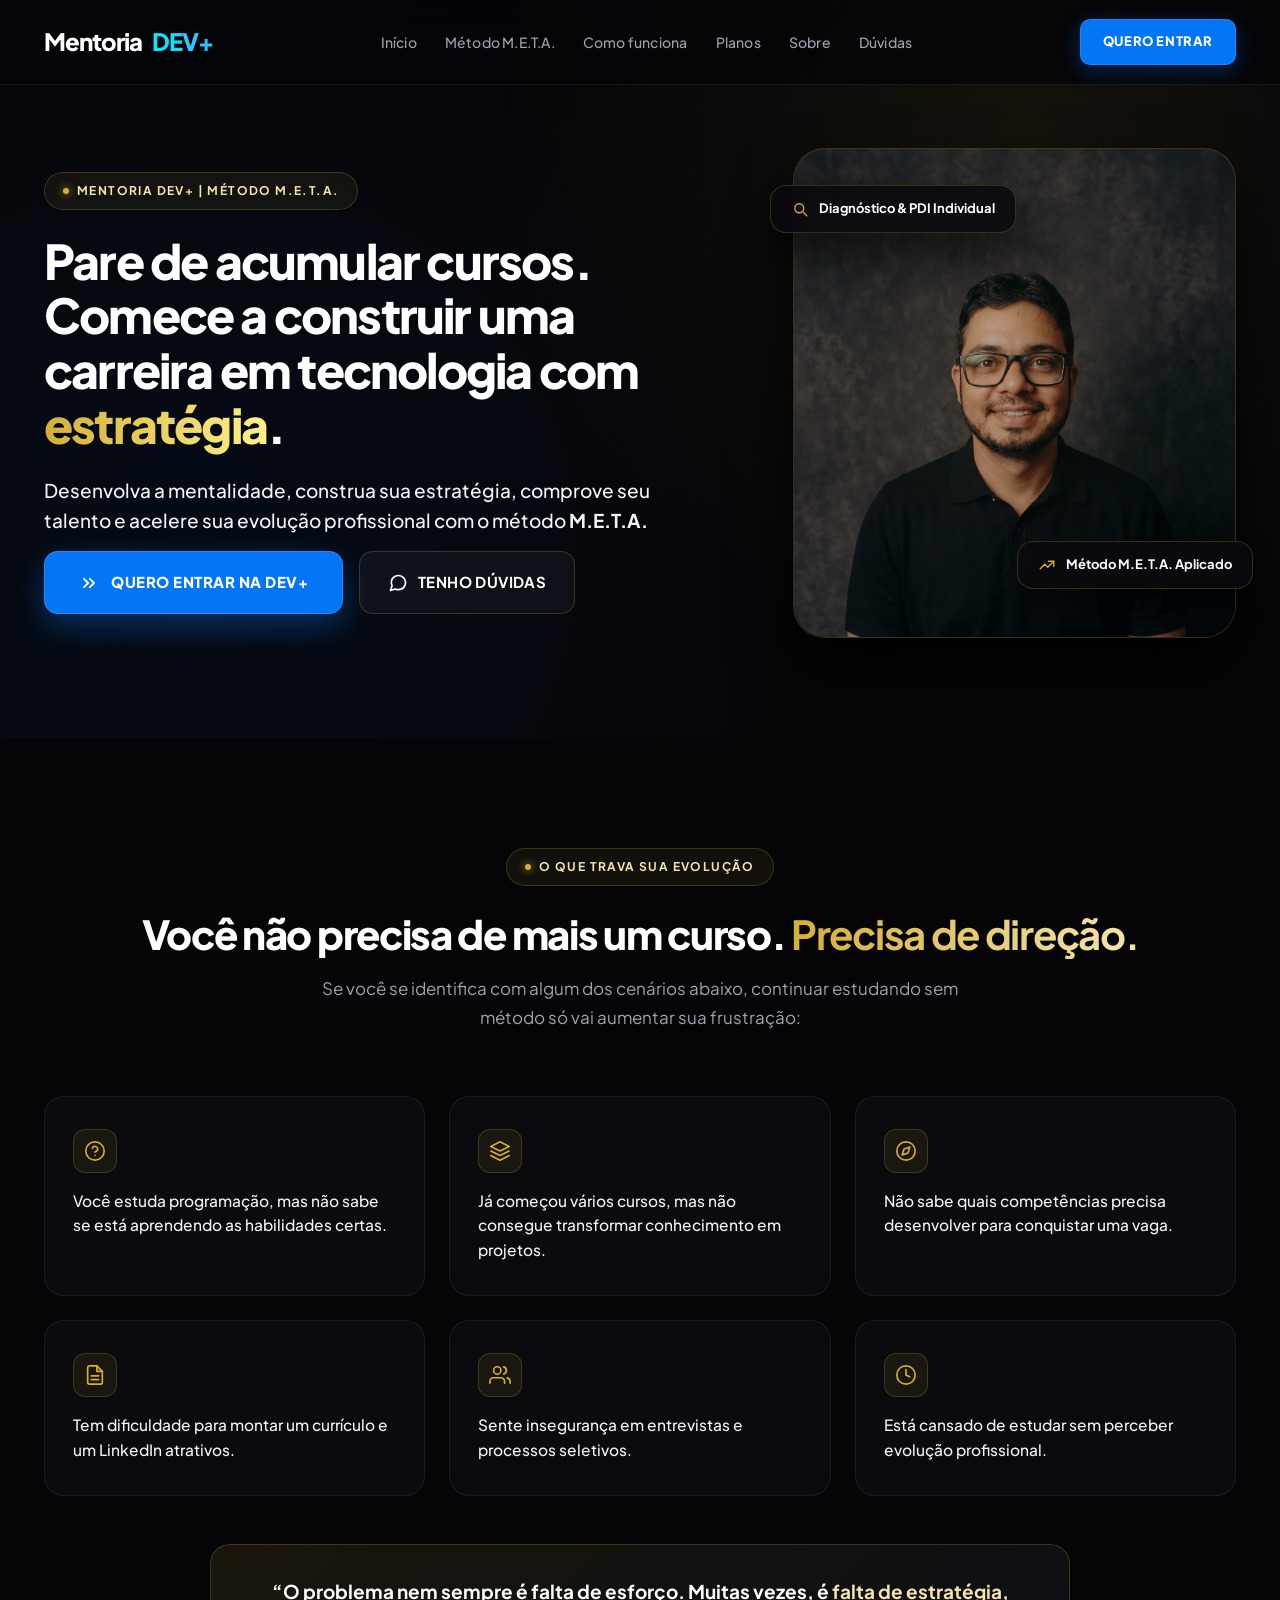
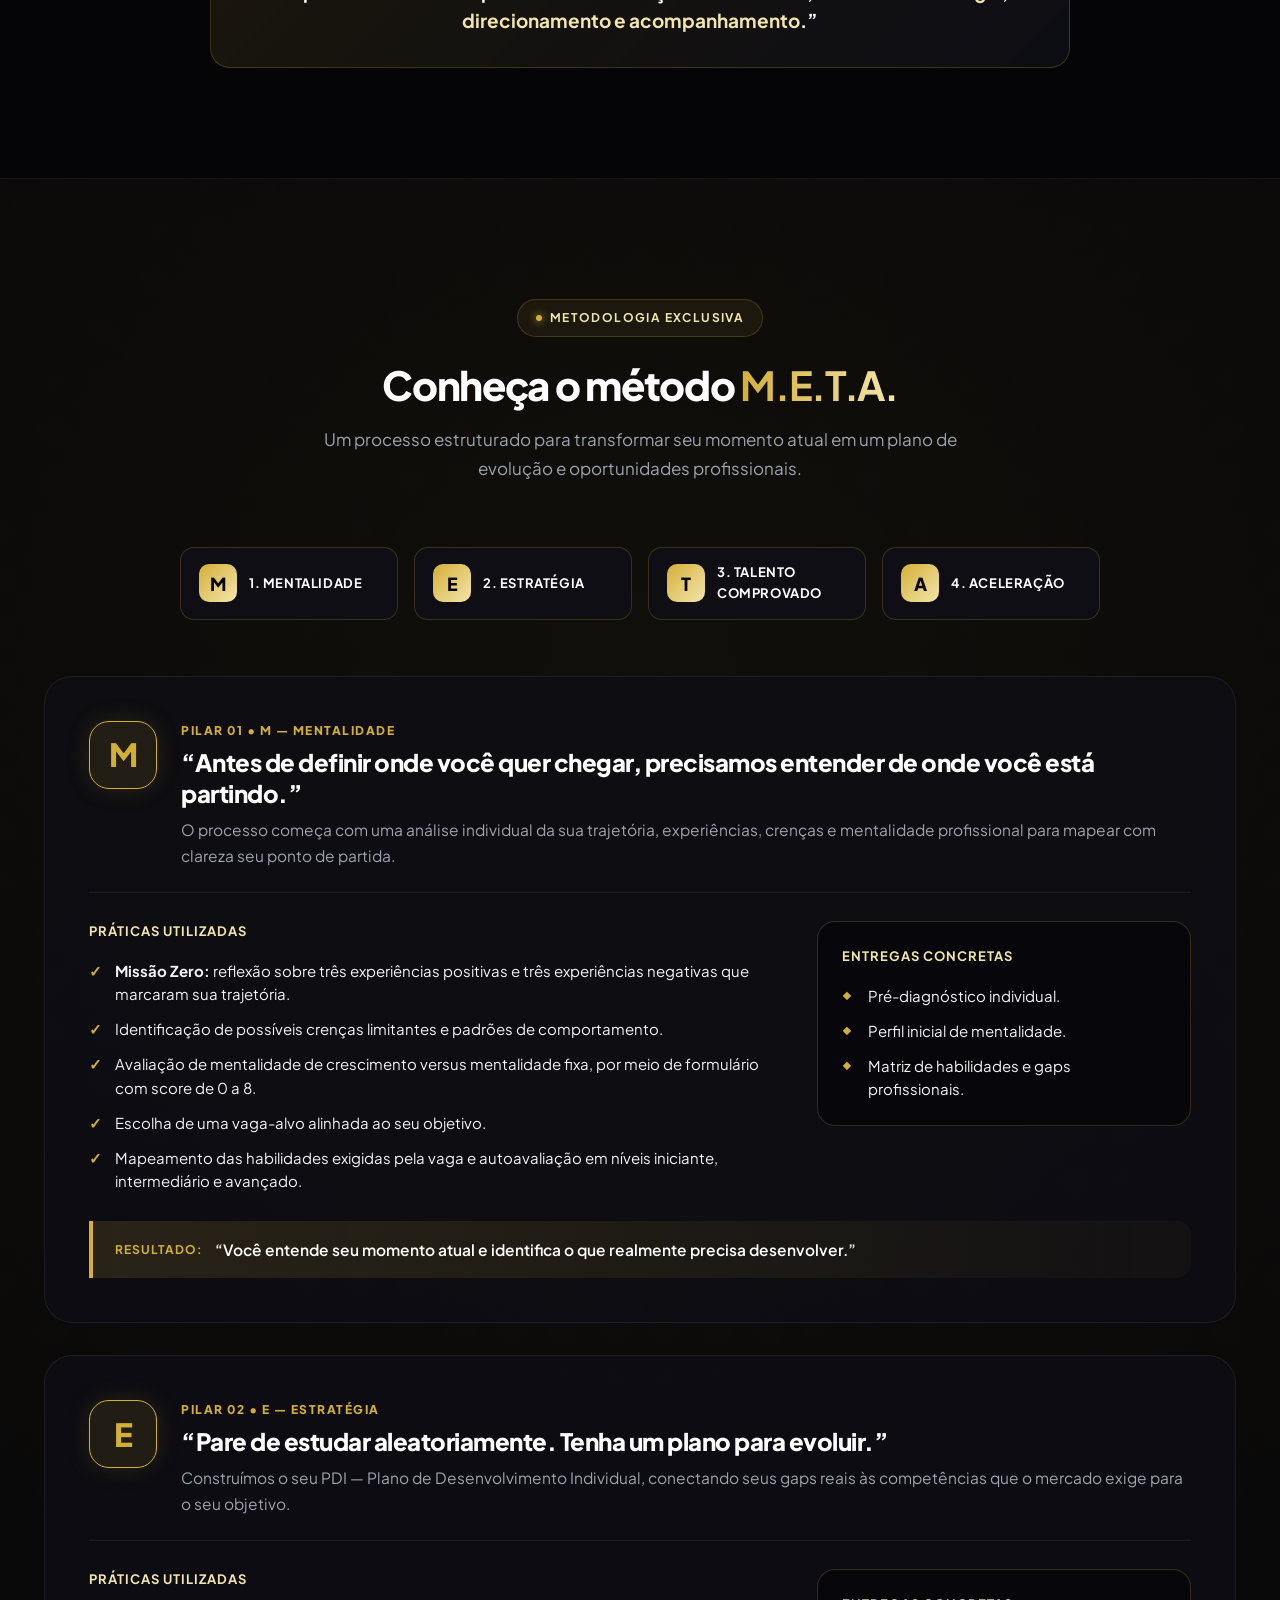
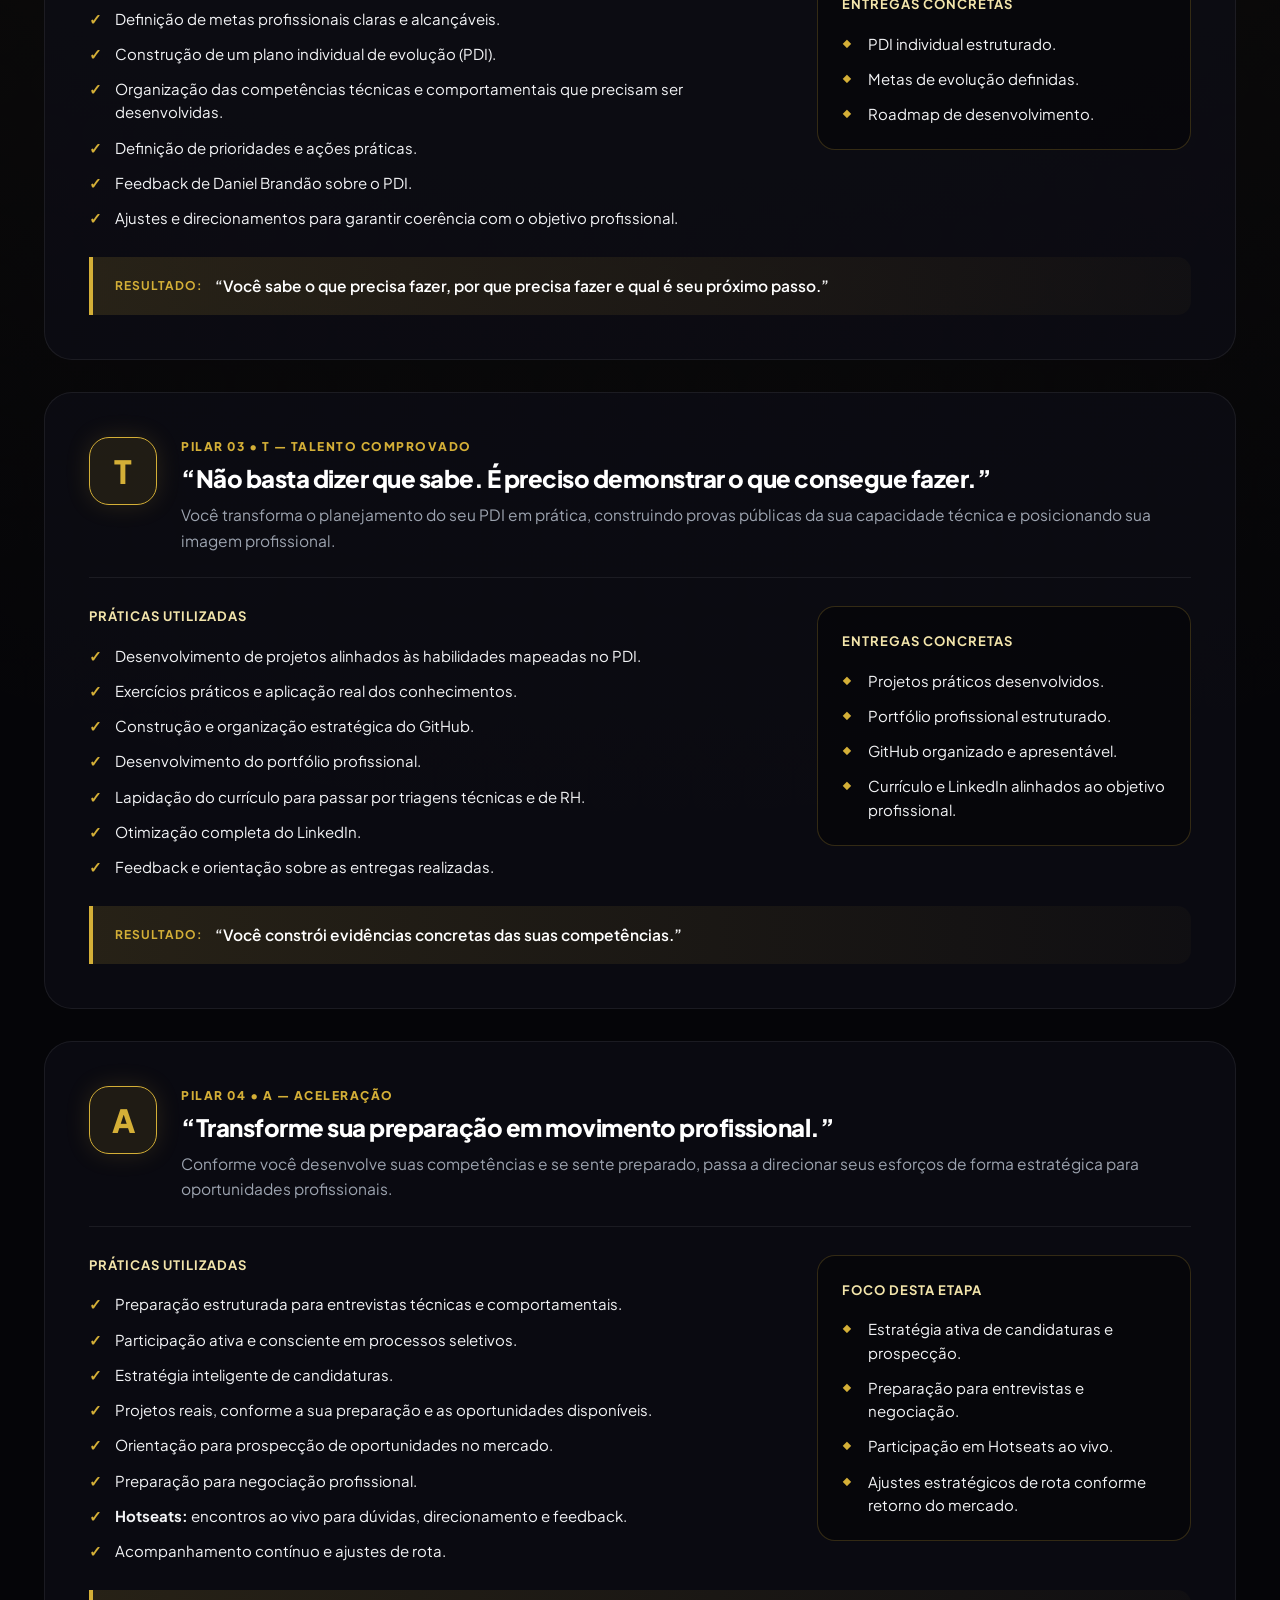
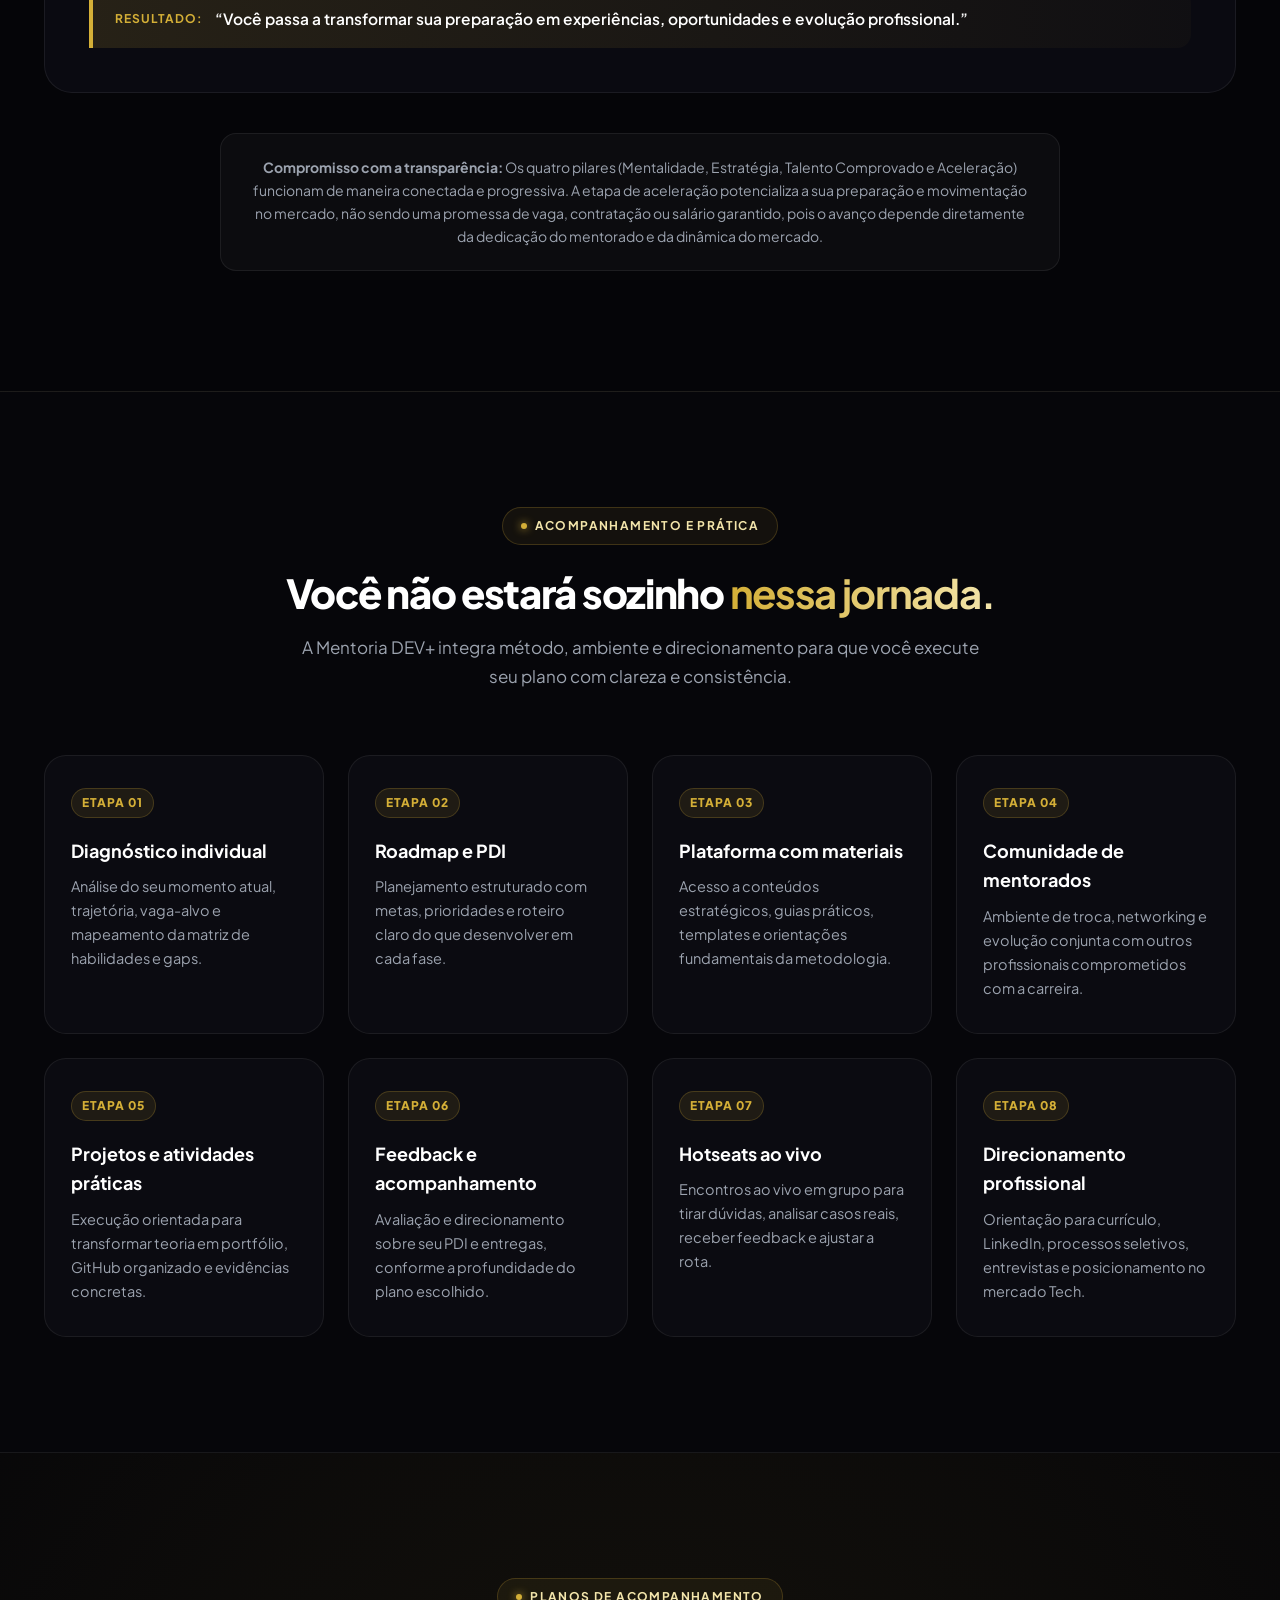
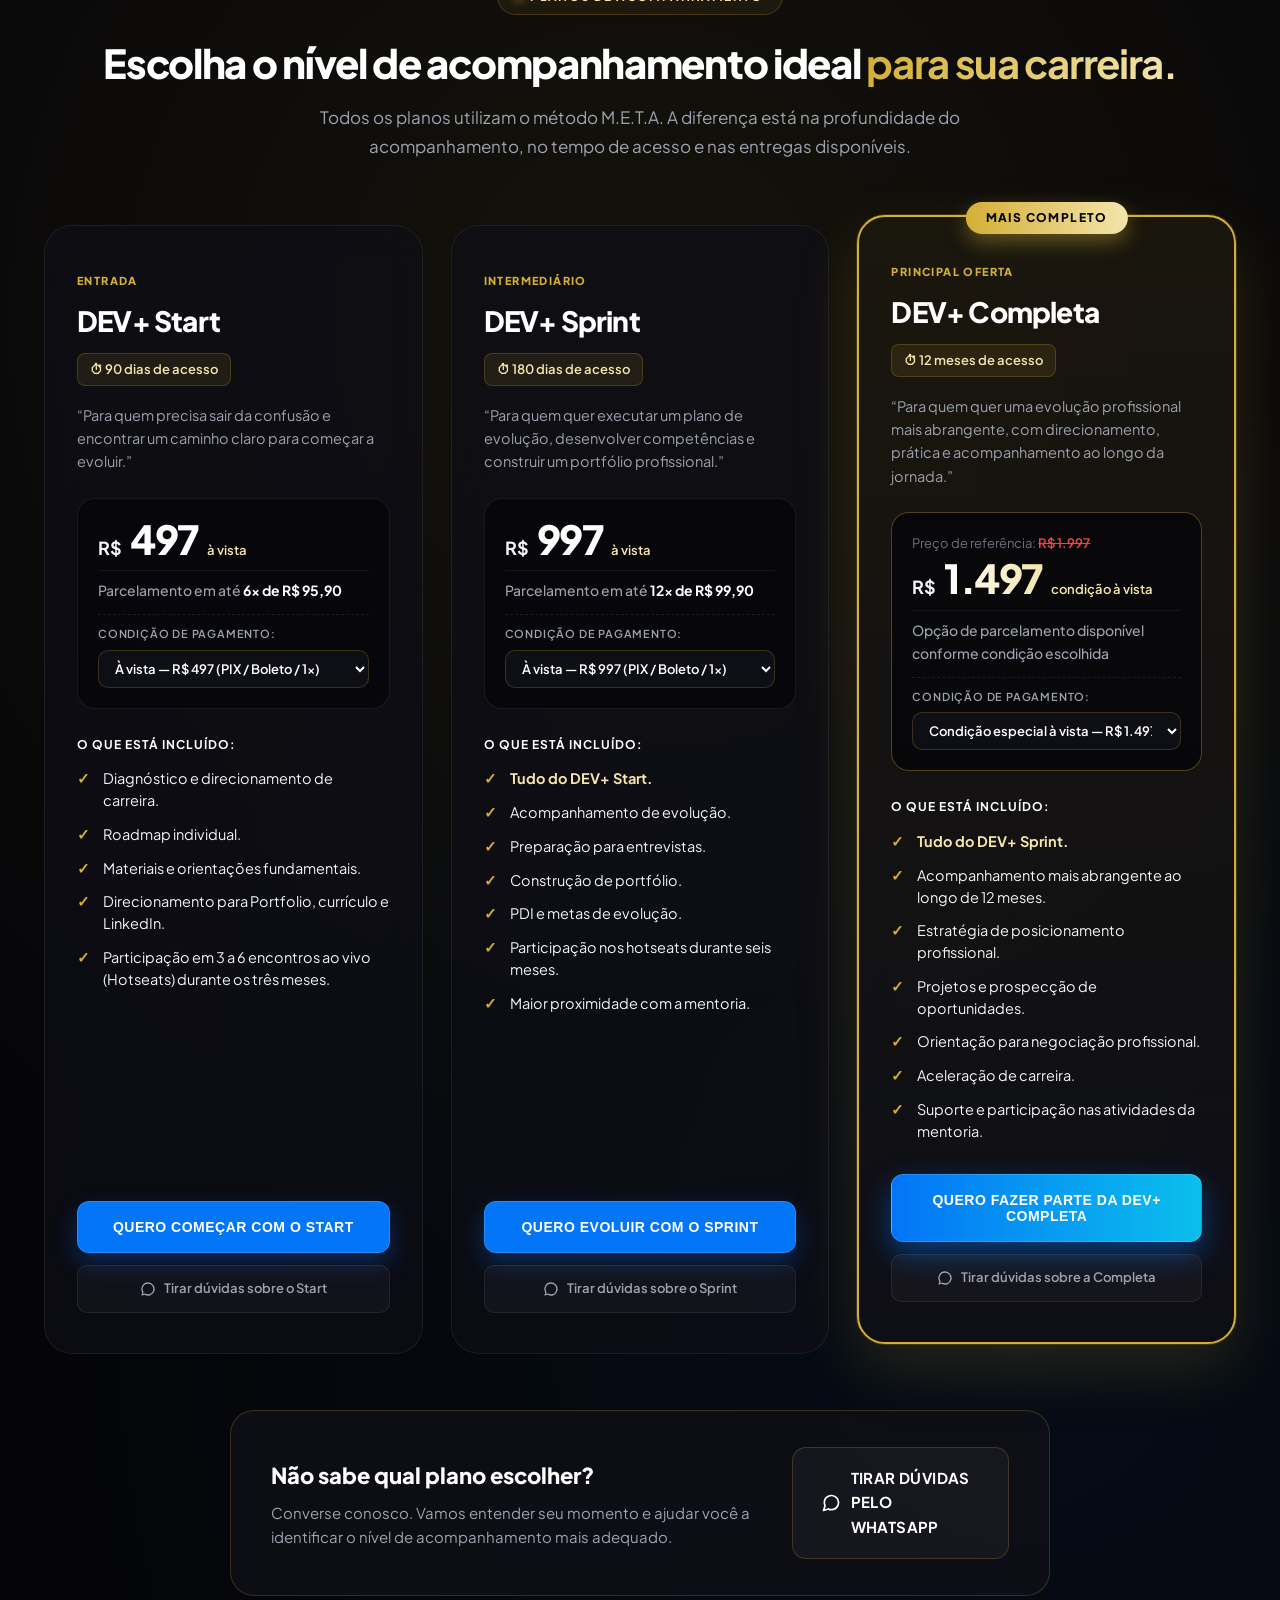
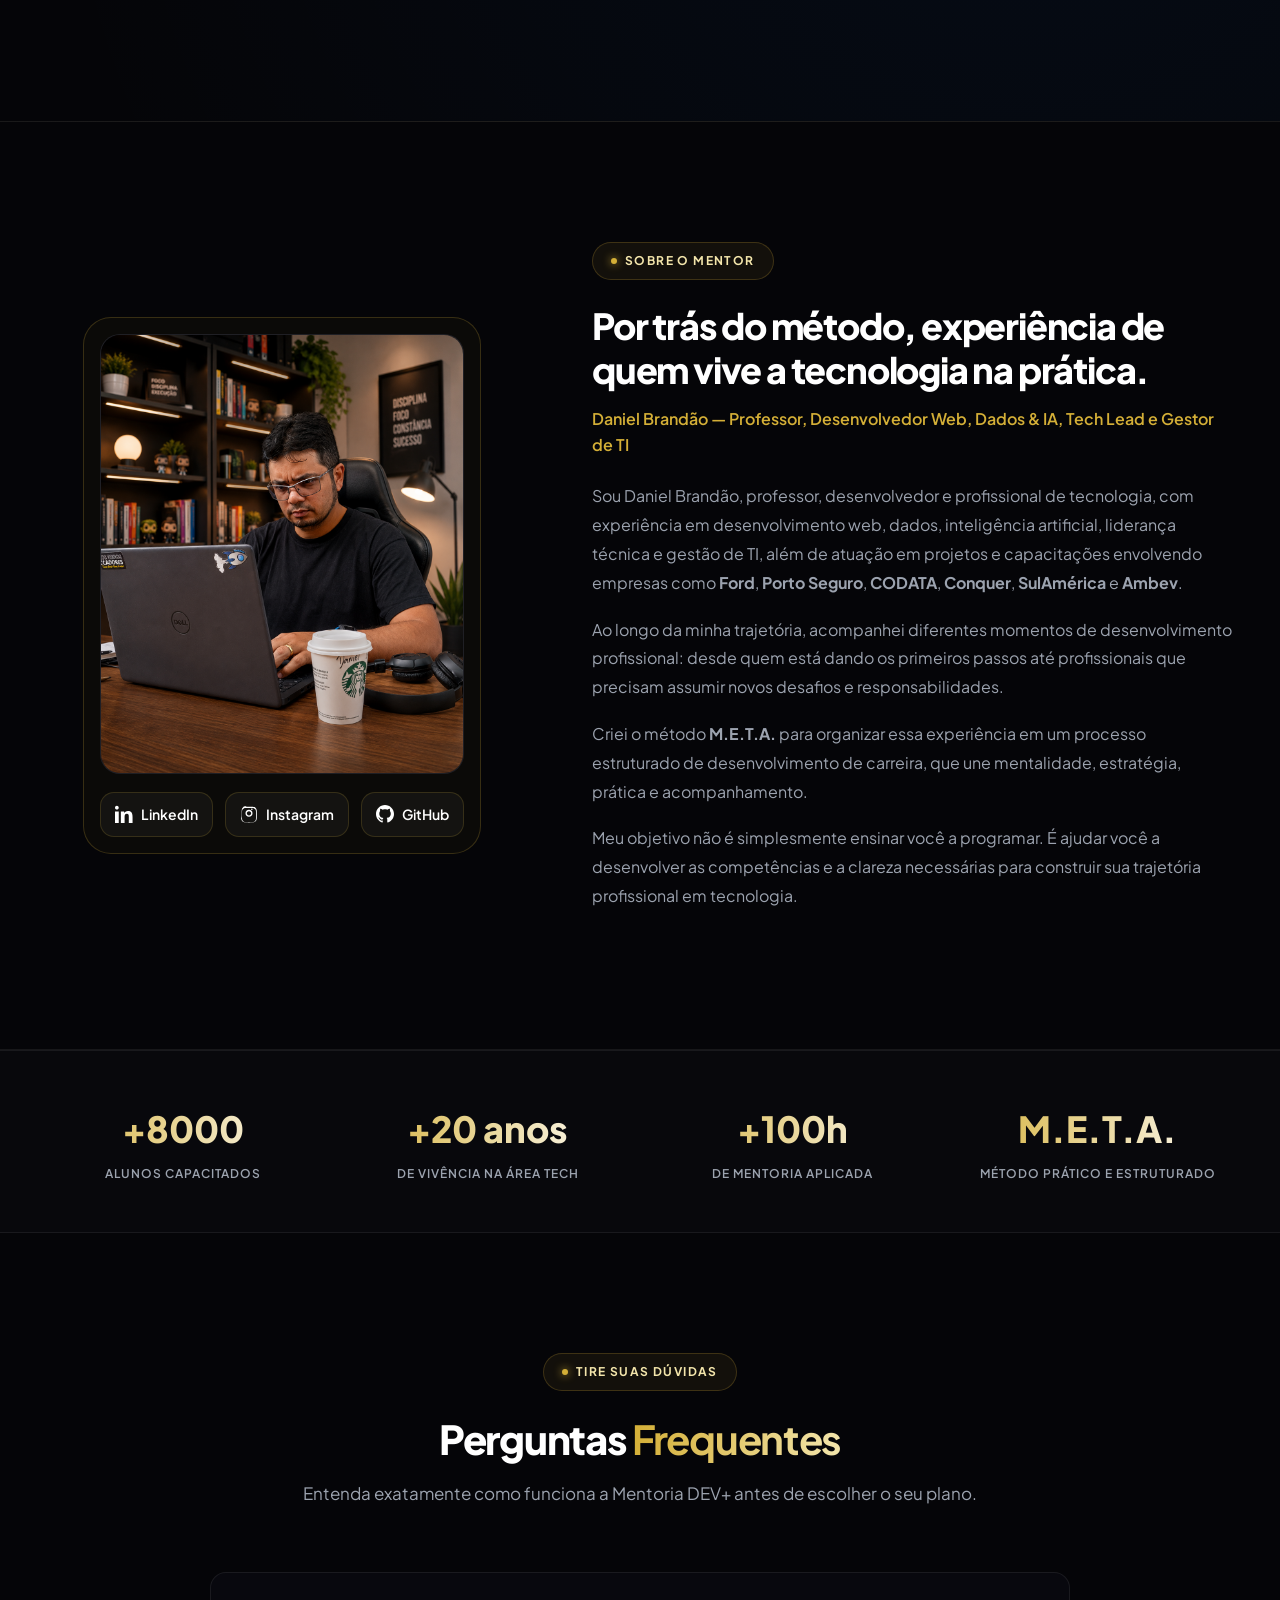
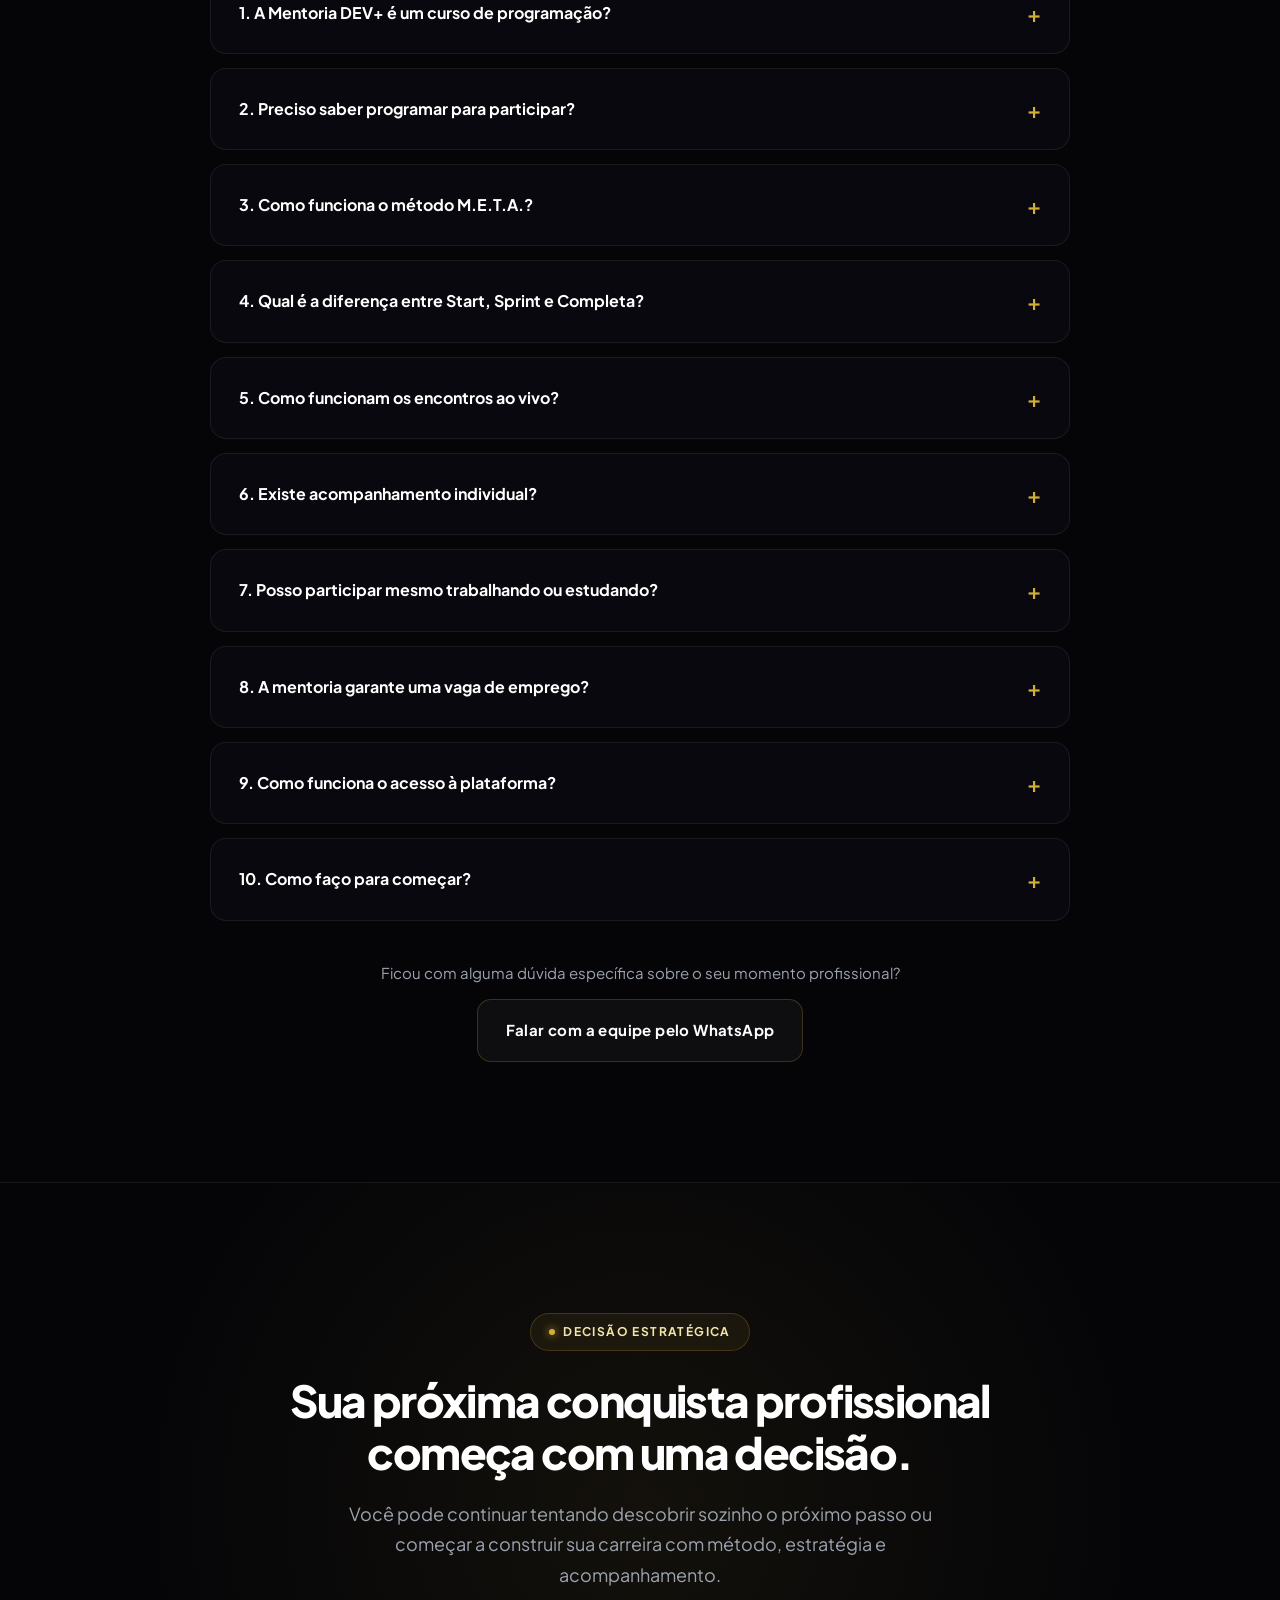
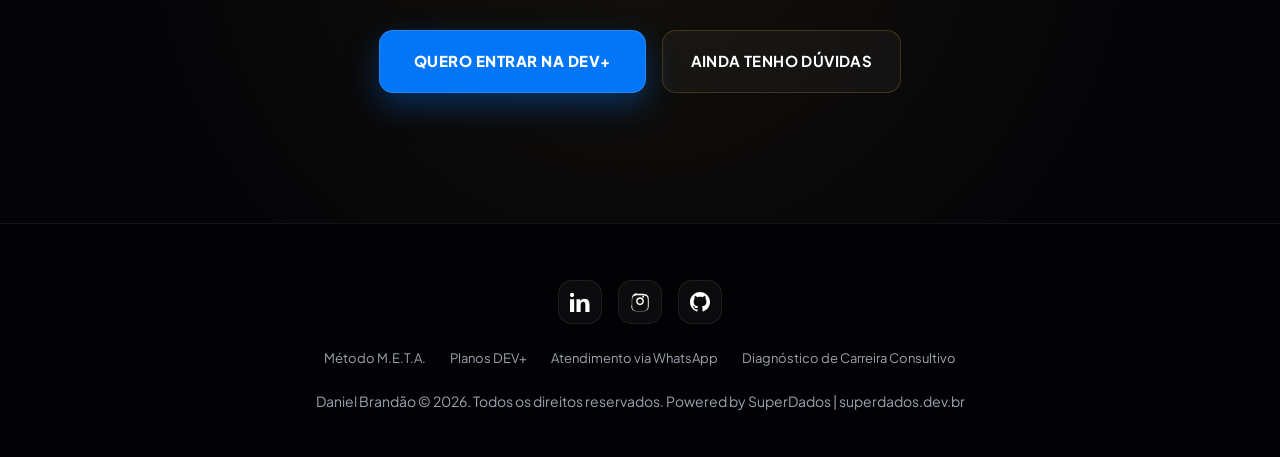
<file: mentoria/comercial.html>
<!DOCTYPE html>
<html lang="pt-BR">

<head>
    <meta charset="UTF-8">
    <meta name="viewport" content="width=device-width, initial-scale=1.0">
    <title>Mentoria DEV+ | Aceleração de Carreira em Tecnologia com Daniel Brandão</title>
    <meta name="description"
        content="Desenvolva sua carreira em tecnologia com o método M.E.T.A. Diagnóstico, estratégia, projetos práticos e acompanhamento profissional.">

    <!-- Open Graph / Compartilhamento -->
    <meta property="og:type" content="website">
    <meta property="og:locale" content="pt_BR">
    <meta property="og:title" content="Mentoria DEV+ | Aceleração de Carreira em Tecnologia com Daniel Brandão">
    <meta property="og:description"
        content="Desenvolva sua carreira em tecnologia com o método M.E.T.A. Diagnóstico, estratégia, projetos práticos e acompanhamento profissional.">
    <meta property="og:image" content="img/Daniel office.png">

    <link rel="preconnect" href="https://fonts.googleapis.com">
    <link rel="preconnect" href="https://fonts.gstatic.com" crossorigin>
    <link href="https://fonts.googleapis.com/css2?family=Plus+Jakarta+Sans:wght@300;400;500;600;700;800&display=swap"
        rel="stylesheet">

    <link rel="stylesheet" href="css/landing-comercial.css">
</head>

<body>

    <!-- ======================================================================
         MENU E NAVEGAÇÃO (SEÇÃO 13)
         ====================================================================== -->
    <header class="site-header">
        <div class="container">
            <a href="#inicio" class="logo" aria-label="Mentoria DEV+ Início">
                Mentoria<span>DEV+</span>
            </a>

            <nav class="nav-desktop" aria-label="Navegação Principal">
                <ul>
                    <li><a href="#inicio">Início</a></li>
                    <li><a href="#metodo-meta">Método M.E.T.A.</a></li>
                    <li><a href="#como-funciona">Como funciona</a></li>
                    <li><a href="#planos">Planos</a></li>
                    <li><a href="#sobre">Sobre</a></li>
                    <li><a href="#faq">Dúvidas</a></li>
                </ul>
            </nav>

            <div class="header-actions">
                <a href="#planos" class="btn-nav-cta">QUERO ENTRAR</a>
                <button type="button" class="menu-toggle" id="mobile-menu-toggle" aria-expanded="false"
                    aria-controls="mobile-nav-drawer" aria-label="Abrir menu de navegação">
                    <svg viewBox="0 0 24 24" fill="none" stroke-width="2" stroke-linecap="round"
                        stroke-linejoin="round">
                        <line x1="3" y1="6" x2="21" y2="6"></line>
                        <line x1="3" y1="12" x2="21" y2="12"></line>
                        <line x1="3" y1="18" x2="21" y2="18"></line>
                    </svg>
                </button>
            </div>
        </div>

        <!-- Menu Mobile Compacto -->
        <nav class="nav-mobile" id="mobile-nav-drawer" aria-label="Menu Mobile">
            <ul>
                <li><a href="#inicio">Início</a></li>
                <li><a href="#metodo-meta">Método M.E.T.A.</a></li>
                <li><a href="#como-funciona">Como funciona</a></li>
                <li><a href="#planos">Planos</a></li>
                <li><a href="#sobre">Sobre</a></li>
                <li><a href="#faq">Dúvidas</a></li>
            </ul>
            <a href="#planos" class="btn-nav-cta">QUERO ENTRAR</a>
        </nav>
    </header>

    <main>
        <!-- ==================================================================
             SEÇÃO 1 — HERO / PRIMEIRA IMPRESSÃO
             ================================================================== -->
        <section class="hero" id="inicio">
            <div class="container">
                <div class="grid-hero">
                    <div class="hero-content">
                        <span class="tag-lux">MENTORIA DEV+ | MÉTODO M.E.T.A.</span>
                        <h1>Pare de acumular cursos. Comece a construir uma carreira em tecnologia com
                            <span>estratégia</span>.
                        </h1>
                        <p class="subtitulo">
                            Desenvolva a mentalidade, construa sua estratégia, comprove seu talento e acelere sua
                            evolução profissional com o método <b>M.E.T.A.</b>
                        </p>
                        <!--p class="complemento">
                            A Mentoria DEV+ combina diagnóstico individual, planejamento de carreira, projetos práticos
                            e acompanhamento para ajudar você a sair da intenção e avançar profissionalmente.
                        </p-->

                        <div class="btn-group-hero">
                            <a href="#planos" class="btn-premium-cta">
                                <svg viewBox="0 0 24 24" fill="none" stroke="currentColor" stroke-width="2.4"
                                    stroke-linecap="round" stroke-linejoin="round" aria-hidden="true">
                                    <polyline points="13 17 18 12 13 7"></polyline>
                                    <polyline points="6 17 11 12 6 7"></polyline>
                                </svg>
                                QUERO ENTRAR NA DEV+
                            </a>

                            <a href="#faq" class="btn-secondary-whatsapp">
                                <svg viewBox="0 0 24 24" fill="none" stroke="currentColor" stroke-width="2"
                                    stroke-linecap="round" stroke-linejoin="round" aria-hidden="true">
                                    <path
                                        d="M21 11.5a8.38 8.38 0 0 1-.9 3.8 8.5 8.5 0 0 1-7.6 4.7 8.38 8.38 0 0 1-3.8-.9L3 21l1.9-5.7a8.38 8.38 0 0 1-.9-3.8 8.5 8.5 0 0 1 4.7-7.6 8.38 8.38 0 0 1 3.8-.9h.5a8.48 8.48 0 0 1 8 8v.5z">
                                    </path>
                                </svg>
                                TENHO DÚVIDAS
                            </a>
                        </div>
                    </div>

                    <div class="hero-art-container">
                        <div class="hero-lux-card">
                            <span class="hero-image-bg" role="img"
                                aria-label="Daniel Brandão — Criador do método M.E.T.A. e mentor da DEV+"></span>
                            <div class="badge-floating badge-1">
                                <svg class="badge-icon" viewBox="0 0 24 24" stroke-width="1.8" stroke-linecap="round"
                                    stroke-linejoin="round" aria-hidden="true">
                                    <circle cx="11" cy="11" r="6"></circle>
                                    <line x1="21" y1="21" x2="16.65" y2="16.65"></line>
                                </svg>
                                <span class="badge-text">Diagnóstico &amp; PDI Individual</span>
                            </div>
                            <div class="badge-floating badge-2">
                                <svg class="badge-icon" viewBox="0 0 24 24" stroke-width="1.8" stroke-linecap="round"
                                    stroke-linejoin="round" aria-hidden="true">
                                    <polyline points="3 17 9 11 13 15 21 7"></polyline>
                                    <polyline points="14 7 21 7 21 14"></polyline>
                                </svg>
                                <span class="badge-text">Método M.E.T.A. Aplicado</span>
                            </div>
                        </div>
                    </div>
                </div>
            </div>
        </section>

        <!-- ==================================================================
             SEÇÃO 2 — IDENTIFICAÇÃO COM O PROBLEMA
             ================================================================== -->
        <section class="problem-section" id="problema">
            <div class="container">
                <div class="section-title-lux">
                    <span class="tag-lux">O QUE TRAVA SUA EVOLUÇÃO</span>
                    <h2>Você não precisa de mais um curso. <b>Precisa de direção.</b></h2>
                    <p>Se você se identifica com algum dos cenários abaixo, continuar estudando sem método só vai
                        aumentar sua frustração:</p>
                </div>

                <div class="problem-grid">
                    <article class="problem-card">
                        <div class="problem-icon" aria-hidden="true">
                            <svg viewBox="0 0 24 24" stroke-linecap="round" stroke-linejoin="round">
                                <circle cx="12" cy="12" r="10"></circle>
                                <path d="M9.09 9a3 3 0 0 1 5.83 1c0 2-3 3-3 3"></path>
                                <line x1="12" y1="17" x2="12.01" y2="17"></line>
                            </svg>
                        </div>
                        <p>Você estuda programação, mas não sabe se está aprendendo as habilidades certas.</p>
                    </article>

                    <article class="problem-card">
                        <div class="problem-icon" aria-hidden="true">
                            <svg viewBox="0 0 24 24" stroke-linecap="round" stroke-linejoin="round">
                                <polygon points="12 2 2 7 12 12 22 7 12 2"></polygon>
                                <polyline points="2 17 12 22 22 17"></polyline>
                                <polyline points="2 12 12 17 22 12"></polyline>
                            </svg>
                        </div>
                        <p>Já começou vários cursos, mas não consegue transformar conhecimento em projetos.</p>
                    </article>

                    <article class="problem-card">
                        <div class="problem-icon" aria-hidden="true">
                            <svg viewBox="0 0 24 24" stroke-linecap="round" stroke-linejoin="round">
                                <circle cx="12" cy="12" r="10"></circle>
                                <polygon points="16.24 7.76 14.12 14.12 7.76 16.24 9.88 9.88 16.24 7.76"></polygon>
                            </svg>
                        </div>
                        <p>Não sabe quais competências precisa desenvolver para conquistar uma vaga.</p>
                    </article>

                    <article class="problem-card">
                        <div class="problem-icon" aria-hidden="true">
                            <svg viewBox="0 0 24 24" stroke-linecap="round" stroke-linejoin="round">
                                <path d="M14 2H6a2 2 0 0 0-2 2v16a2 2 0 0 0 2 2h12a2 2 0 0 0 2-2V8z"></path>
                                <polyline points="14 2 14 8 20 8"></polyline>
                                <line x1="16" y1="13" x2="8" y2="13"></line>
                                <line x1="16" y1="17" x2="8" y2="17"></line>
                            </svg>
                        </div>
                        <p>Tem dificuldade para montar um currículo e um LinkedIn atrativos.</p>
                    </article>

                    <article class="problem-card">
                        <div class="problem-icon" aria-hidden="true">
                            <svg viewBox="0 0 24 24" stroke-linecap="round" stroke-linejoin="round">
                                <path d="M17 21v-2a4 4 0 0 0-4-4H5a4 4 0 0 0-4 4v2"></path>
                                <circle cx="9" cy="7" r="4"></circle>
                                <path d="M23 21v-2a4 4 0 0 0-3-3.87"></path>
                                <path d="M16 3.13a4 4 0 0 1 0 7.75"></path>
                            </svg>
                        </div>
                        <p>Sente insegurança em entrevistas e processos seletivos.</p>
                    </article>

                    <article class="problem-card">
                        <div class="problem-icon" aria-hidden="true">
                            <svg viewBox="0 0 24 24" stroke-linecap="round" stroke-linejoin="round">
                                <circle cx="12" cy="12" r="10"></circle>
                                <polyline points="12 6 12 12 16 14"></polyline>
                            </svg>
                        </div>
                        <p>Está cansado de estudar sem perceber evolução profissional.</p>
                    </article>
                </div>

                <div class="problem-callout">
                    <p>
                        “O problema nem sempre é falta de esforço. Muitas vezes, é <span>falta de estratégia,
                            direcionamento e acompanhamento</span>.”
                    </p>
                </div>
            </div>
        </section>

        <!-- ==================================================================
             SEÇÃO 3 — APRESENTAÇÃO DO MÉTODO M.E.T.A.
             ================================================================== -->
        <section class="meta-section" id="metodo-meta">
            <div class="container">
                <div class="section-title-lux">
                    <span class="tag-lux">METODOLOGIA EXCLUSIVA</span>
                    <h2>Conheça o método <b>M.E.T.A.</b></h2>
                    <p>Um processo estruturado para transformar seu momento atual em um plano de evolução e
                        oportunidades profissionais.</p>
                </div>

                <!-- Barra visual conectando os 4 pilares -->
                <div class="meta-flow-bar" aria-label="Fluxo conectado dos 4 pilares do método M.E.T.A.">
                    <div class="meta-step-pill">
                        <span class="meta-step-letter">M</span>
                        <span class="meta-step-label">1. Mentalidade</span>
                    </div>
                    <div class="meta-step-pill">
                        <span class="meta-step-letter">E</span>
                        <span class="meta-step-label">2. Estratégia</span>
                    </div>
                    <div class="meta-step-pill">
                        <span class="meta-step-letter">T</span>
                        <span class="meta-step-label">3. Talento Comprovado</span>
                    </div>
                    <div class="meta-step-pill">
                        <span class="meta-step-letter">A</span>
                        <span class="meta-step-label">4. Aceleração</span>
                    </div>
                </div>

                <div class="meta-pillars-stack">
                    <!-- PILAR M — MENTALIDADE -->
                    <article class="meta-pillar-card">
                        <div class="meta-pillar-header">
                            <div class="meta-letter-badge" aria-hidden="true">M</div>
                            <div class="meta-title-group">
                                <span class="meta-eyebrow">Pilar 01 • M — Mentalidade</span>
                                <h3>“Antes de definir onde você quer chegar, precisamos entender de onde você está
                                    partindo.”</h3>
                                <p class="meta-intro">O processo começa com uma análise individual da sua trajetória,
                                    experiências, crenças e mentalidade profissional para mapear com clareza seu ponto
                                    de partida.</p>
                            </div>
                        </div>

                        <div class="meta-pillar-body">
                            <div class="meta-col">
                                <h4>Práticas utilizadas</h4>
                                <ul class="meta-list">
                                    <li><strong>Missão Zero:</strong> reflexão sobre três experiências positivas e três
                                        experiências negativas que marcaram sua trajetória.</li>
                                    <li>Identificação de possíveis crenças limitantes e padrões de comportamento.</li>
                                    <li>Avaliação de mentalidade de crescimento versus mentalidade fixa, por meio de
                                        formulário com score de 0 a 8.</li>
                                    <li>Escolha de uma vaga-alvo alinhada ao seu objetivo.</li>
                                    <li>Mapeamento das habilidades exigidas pela vaga e autoavaliação em níveis
                                        iniciante, intermediário e avançado.</li>
                                </ul>
                            </div>

                            <div class="meta-col meta-deliverables-box">
                                <h4>Entregas concretas</h4>
                                <ul class="meta-list">
                                    <li>Pré-diagnóstico individual.</li>
                                    <li>Perfil inicial de mentalidade.</li>
                                    <li>Matriz de habilidades e gaps profissionais.</li>
                                </ul>
                            </div>
                        </div>

                        <div class="meta-result-banner">
                            <strong>Resultado:</strong>
                            <span>“Você entende seu momento atual e identifica o que realmente precisa
                                desenvolver.”</span>
                        </div>
                    </article>

                    <!-- PILAR E — ESTRATÉGIA -->
                    <article class="meta-pillar-card">
                        <div class="meta-pillar-header">
                            <div class="meta-letter-badge" aria-hidden="true">E</div>
                            <div class="meta-title-group">
                                <span class="meta-eyebrow">Pilar 02 • E — Estratégia</span>
                                <h3>“Pare de estudar aleatoriamente. Tenha um plano para evoluir.”</h3>
                                <p class="meta-intro">Construímos o seu PDI — Plano de Desenvolvimento Individual,
                                    conectando seus gaps reais às competências que o mercado exige para o seu objetivo.
                                </p>
                            </div>
                        </div>

                        <div class="meta-pillar-body">
                            <div class="meta-col">
                                <h4>Práticas utilizadas</h4>
                                <ul class="meta-list">
                                    <li>Definição de metas profissionais claras e alcançáveis.</li>
                                    <li>Construção de um plano individual de evolução (PDI).</li>
                                    <li>Organização das competências técnicas e comportamentais que precisam ser
                                        desenvolvidas.</li>
                                    <li>Definição de prioridades e ações práticas.</li>
                                    <li>Feedback de Daniel Brandão sobre o PDI.</li>
                                    <li>Ajustes e direcionamentos para garantir coerência com o objetivo profissional.
                                    </li>
                                </ul>
                            </div>

                            <div class="meta-col meta-deliverables-box">
                                <h4>Entregas concretas</h4>
                                <ul class="meta-list">
                                    <li>PDI individual estruturado.</li>
                                    <li>Metas de evolução definidas.</li>
                                    <li>Roadmap de desenvolvimento.</li>
                                </ul>
                            </div>
                        </div>

                        <div class="meta-result-banner">
                            <strong>Resultado:</strong>
                            <span>“Você sabe o que precisa fazer, por que precisa fazer e qual é seu próximo
                                passo.”</span>
                        </div>
                    </article>

                    <!-- PILAR T — TALENTO COMPROVADO -->
                    <article class="meta-pillar-card">
                        <div class="meta-pillar-header">
                            <div class="meta-letter-badge" aria-hidden="true">T</div>
                            <div class="meta-title-group">
                                <span class="meta-eyebrow">Pilar 03 • T — Talento Comprovado</span>
                                <h3>“Não basta dizer que sabe. É preciso demonstrar o que consegue fazer.”</h3>
                                <p class="meta-intro">Você transforma o planejamento do seu PDI em prática, construindo
                                    provas públicas da sua capacidade técnica e posicionando sua imagem profissional.
                                </p>
                            </div>
                        </div>

                        <div class="meta-pillar-body">
                            <div class="meta-col">
                                <h4>Práticas utilizadas</h4>
                                <ul class="meta-list">
                                    <li>Desenvolvimento de projetos alinhados às habilidades mapeadas no PDI.</li>
                                    <li>Exercícios práticos e aplicação real dos conhecimentos.</li>
                                    <li>Construção e organização estratégica do GitHub.</li>
                                    <li>Desenvolvimento do portfólio profissional.</li>
                                    <li>Lapidação do currículo para passar por triagens técnicas e de RH.</li>
                                    <li>Otimização completa do LinkedIn.</li>
                                    <li>Feedback e orientação sobre as entregas realizadas.</li>
                                </ul>
                            </div>

                            <div class="meta-col meta-deliverables-box">
                                <h4>Entregas concretas</h4>
                                <ul class="meta-list">
                                    <li>Projetos práticos desenvolvidos.</li>
                                    <li>Portfólio profissional estruturado.</li>
                                    <li>GitHub organizado e apresentável.</li>
                                    <li>Currículo e LinkedIn alinhados ao objetivo profissional.</li>
                                </ul>
                            </div>
                        </div>

                        <div class="meta-result-banner">
                            <strong>Resultado:</strong>
                            <span>“Você constrói evidências concretas das suas competências.”</span>
                        </div>
                    </article>

                    <!-- PILAR A — ACELERAÇÃO -->
                    <article class="meta-pillar-card">
                        <div class="meta-pillar-header">
                            <div class="meta-letter-badge" aria-hidden="true">A</div>
                            <div class="meta-title-group">
                                <span class="meta-eyebrow">Pilar 04 • A — Aceleração</span>
                                <h3>“Transforme sua preparação em movimento profissional.”</h3>
                                <p class="meta-intro">Conforme você desenvolve suas competências e se sente preparado,
                                    passa a direcionar seus esforços de forma estratégica para oportunidades
                                    profissionais.</p>
                            </div>
                        </div>

                        <div class="meta-pillar-body">
                            <div class="meta-col">
                                <h4>Práticas utilizadas</h4>
                                <ul class="meta-list">
                                    <li>Preparação estruturada para entrevistas técnicas e comportamentais.</li>
                                    <li>Participação ativa e consciente em processos seletivos.</li>
                                    <li>Estratégia inteligente de candidaturas.</li>
                                    <li>Projetos reais, conforme a sua preparação e as oportunidades disponíveis.</li>
                                    <li>Orientação para prospecção de oportunidades no mercado.</li>
                                    <li>Preparação para negociação profissional.</li>
                                    <li><strong>Hotseats:</strong> encontros ao vivo para dúvidas, direcionamento e
                                        feedback.</li>
                                    <li>Acompanhamento contínuo e ajustes de rota.</li>
                                </ul>
                            </div>

                            <div class="meta-col meta-deliverables-box">
                                <h4>Foco desta etapa</h4>
                                <ul class="meta-list">
                                    <li>Estratégia ativa de candidaturas e prospecção.</li>
                                    <li>Preparação para entrevistas e negociação.</li>
                                    <li>Participação em Hotseats ao vivo.</li>
                                    <li>Ajustes estratégicos de rota conforme retorno do mercado.</li>
                                </ul>
                            </div>
                        </div>

                        <div class="meta-result-banner">
                            <strong>Resultado:</strong>
                            <span>“Você passa a transformar sua preparação em experiências, oportunidades e evolução
                                profissional.”</span>
                        </div>
                    </article>
                </div>

                <div class="meta-disclaimer">
                    <strong>Compromisso com a transparência:</strong> Os quatro pilares (Mentalidade, Estratégia,
                    Talento Comprovado e Aceleração) funcionam de maneira conectada e progressiva. A etapa de
                    aceleração potencializa a sua preparação e movimentação no mercado, não sendo uma promessa de vaga,
                    contratação ou salário garantido, pois o avanço depende diretamente da dedicação do mentorado e da
                    dinâmica do mercado.
                </div>
            </div>
        </section>

        <!-- ==================================================================
             SEÇÃO 5 — COMO FUNCIONA A EXPERIÊNCIA DEV+
             ================================================================== -->
        <section class="experience-section" id="como-funciona">
            <div class="container">
                <div class="section-title-lux">
                    <span class="tag-lux">ACOMPANHAMENTO E PRÁTICA</span>
                    <h2>Você não estará sozinho <b>nessa jornada.</b></h2>
                    <p>A Mentoria DEV+ integra método, ambiente e direcionamento para que você execute seu plano com
                        clareza e consistência.</p>
                </div>

                <div class="experience-grid">
                    <article class="exp-card">
                        <span class="exp-number">ETAPA 01</span>
                        <h3>Diagnóstico individual</h3>
                        <p>Análise do seu momento atual, trajetória, vaga-alvo e mapeamento da matriz de habilidades e
                            gaps.</p>
                    </article>

                    <article class="exp-card">
                        <span class="exp-number">ETAPA 02</span>
                        <h3>Roadmap e PDI</h3>
                        <p>Planejamento estruturado com metas, prioridades e roteiro claro do que desenvolver em cada
                            fase.</p>
                    </article>

                    <article class="exp-card">
                        <span class="exp-number">ETAPA 03</span>
                        <h3>Plataforma com materiais</h3>
                        <p>Acesso a conteúdos estratégicos, guias práticos, templates e orientações fundamentais da
                            metodologia.</p>
                    </article>

                    <article class="exp-card">
                        <span class="exp-number">ETAPA 04</span>
                        <h3>Comunidade de mentorados</h3>
                        <p>Ambiente de troca, networking e evolução conjunta com outros profissionais comprometidos com
                            a carreira.</p>
                    </article>

                    <article class="exp-card">
                        <span class="exp-number">ETAPA 05</span>
                        <h3>Projetos e atividades práticas</h3>
                        <p>Execução orientada para transformar teoria em portfólio, GitHub organizado e evidências
                            concretas.</p>
                    </article>

                    <article class="exp-card">
                        <span class="exp-number">ETAPA 06</span>
                        <h3>Feedback e acompanhamento</h3>
                        <p>Avaliação e direcionamento sobre seu PDI e entregas, conforme a profundidade do plano
                            escolhido.</p>
                    </article>

                    <article class="exp-card">
                        <span class="exp-number">ETAPA 07</span>
                        <h3>Hotseats ao vivo</h3>
                        <p>Encontros ao vivo em grupo para tirar dúvidas, analisar casos reais, receber feedback e
                            ajustar a rota.</p>
                    </article>

                    <article class="exp-card">
                        <span class="exp-number">ETAPA 08</span>
                        <h3>Direcionamento profissional</h3>
                        <p>Orientação para currículo, LinkedIn, processos seletivos, entrevistas e posicionamento no
                            mercado Tech.</p>
                    </article>
                </div>
            </div>
        </section>

        <!-- ==================================================================
             SEÇÃO 6 — ESCOLHA SEU PLANO DEV+ (OFERTA PRINCIPAL)
             ================================================================== -->
        <section class="plans-section" id="planos">
            <div class="container">
                <div class="section-title-lux">
                    <span class="tag-lux">PLANOS DE ACOMPANHAMENTO</span>
                    <h2>Escolha o nível de acompanhamento ideal <b>para sua carreira.</b></h2>
                    <p>Todos os planos utilizam o método M.E.T.A. A diferença está na profundidade do acompanhamento,
                        no tempo de acesso e nas entregas disponíveis.</p>
                </div>

                <div class="plans-grid">
                    <!-- PLANO 1 — DEV+ START -->
                    <article class="plan-card" id="plano-start">
                        <div>
                            <span class="plan-tier-tag">ENTRADA</span>
                            <h3 class="plan-name">DEV+ Start</h3>
                            <span class="plan-duration">⏱ 90 dias de acesso</span>
                            <p class="plan-desc">
                                “Para quem precisa sair da confusão e encontrar um caminho claro para começar a
                                evoluir.”
                            </p>

                            <div class="plan-pricing-box">
                                <div class="price-main-row">
                                    <span class="price-currency">R$</span>
                                    <span class="price-value">497</span>
                                    <span class="price-cash-label">à vista</span>
                                </div>
                                <div class="price-installment">
                                    Parcelamento em até <strong>6x de R$ 95,90</strong>
                                </div>

                                <div class="payment-condition-selector">
                                    <label for="condition-start">Condição de pagamento:</label>
                                    <select id="condition-start" class="payment-condition-select"
                                        data-condition-for="start">
                                        <option value="avista">À vista — R$ 497 (PIX / Boleto / 1x)</option>
                                        <option value="parcelado">Parcelado — até 6x de R$ 95,90</option>
                                    </select>
                                </div>
                            </div>

                            <div class="plan-features-title">O que está incluído:</div>
                            <ul class="plan-features">
                                <li>Diagnóstico e direcionamento de carreira.</li>
                                <li>Roadmap individual.</li>
                                <li>Materiais e orientações fundamentais.</li>
                                <li>Direcionamento para Portfolio, currículo e LinkedIn.</li>
                                <li>Participação em 3 a 6 encontros ao vivo (Hotseats) durante os três meses.</li>
                            </ul>
                        </div>

                        <div class="plan-actions">
                            <button type="button" class="btn-plan-buy" data-plan-checkout="start">
                                QUERO COMEÇAR COM O START
                            </button>
                            <a href="#" data-wa-key="start" class="btn-plan-doubt">
                                <svg viewBox="0 0 24 24" aria-hidden="true">
                                    <path
                                        d="M12 2a10 10 0 0 0-8.6 15.1L2 22l5.1-1.3A10 10 0 1 0 12 2zm0 18a8 8 0 0 1-4.1-1.1l-.3-.2-3 .8.8-2.9-.2-.3A8 8 0 1 1 12 20z" />
                                </svg>
                                Tirar dúvidas sobre o Start
                            </a>
                        </div>
                    </article>

                    <!-- PLANO 2 — DEV+ SPRINT -->
                    <article class="plan-card" id="plano-sprint">
                        <div>
                            <span class="plan-tier-tag">INTERMEDIÁRIO</span>
                            <h3 class="plan-name">DEV+ Sprint</h3>
                            <span class="plan-duration">⏱ 180 dias de acesso</span>
                            <p class="plan-desc">
                                “Para quem quer executar um plano de evolução, desenvolver competências e construir um
                                portfólio profissional.”
                            </p>

                            <div class="plan-pricing-box">
                                <div class="price-main-row">
                                    <span class="price-currency">R$</span>
                                    <span class="price-value">997</span>
                                    <span class="price-cash-label">à vista</span>
                                </div>
                                <div class="price-installment">
                                    Parcelamento em até <strong>12x de R$ 99,90</strong>
                                </div>

                                <div class="payment-condition-selector">
                                    <label for="condition-sprint">Condição de pagamento:</label>
                                    <select id="condition-sprint" class="payment-condition-select"
                                        data-condition-for="sprint">
                                        <option value="avista">À vista — R$ 997 (PIX / Boleto / 1x)</option>
                                        <option value="parcelado">Parcelado — até 12x de R$ 99,90</option>
                                    </select>
                                </div>
                            </div>

                            <div class="plan-features-title">O que está incluído:</div>
                            <ul class="plan-features">
                                <li class="feature-inherited">Tudo do DEV+ Start.</li>
                                <li>Acompanhamento de evolução.</li>
                                <li>Preparação para entrevistas.</li>
                                <li>Construção de portfólio.</li>
                                <li>PDI e metas de evolução.</li>
                                <li>Participação nos hotseats durante seis meses.</li>
                                <li>Maior proximidade com a mentoria.</li>
                            </ul>
                        </div>

                        <div class="plan-actions">
                            <button type="button" class="btn-plan-buy" data-plan-checkout="sprint">
                                QUERO EVOLUIR COM O SPRINT
                            </button>
                            <a href="#" data-wa-key="sprint" class="btn-plan-doubt">
                                <svg viewBox="0 0 24 24" aria-hidden="true">
                                    <path
                                        d="M12 2a10 10 0 0 0-8.6 15.1L2 22l5.1-1.3A10 10 0 1 0 12 2zm0 18a8 8 0 0 1-4.1-1.1l-.3-.2-3 .8.8-2.9-.2-.3A8 8 0 1 1 12 20z" />
                                </svg>
                                Tirar dúvidas sobre o Sprint
                            </a>
                        </div>
                    </article>

                    <!-- PLANO 3 — DEV+ COMPLETA (PRINCIPAL OFERTA) -->
                    <article class="plan-card plan-featured" id="plano-completa">
                        <span class="plan-badge-top">MAIS COMPLETO</span>
                        <div>
                            <span class="plan-tier-tag">PRINCIPAL OFERTA</span>
                            <h3 class="plan-name">DEV+ Completa</h3>
                            <span class="plan-duration">⏱ 12 meses de acesso</span>
                            <p class="plan-desc">
                                “Para quem quer uma evolução profissional mais abrangente, com direcionamento, prática e
                                acompanhamento ao longo da jornada.”
                            </p>

                            <div class="plan-pricing-box">
                                <span class="price-anchor">Preço de referência: <s>R$ 1.997</s></span>
                                <div class="price-main-row">
                                    <span class="price-currency">R$</span>
                                    <span class="price-value">1.497</span>
                                    <span class="price-cash-label">condição à vista</span>
                                </div>
                                <div class="price-installment" id="completa-installment-display">
                                    Opção de parcelamento disponível conforme condição escolhida
                                </div>

                                <div class="payment-condition-selector">
                                    <label for="condition-completa">Condição de pagamento:</label>
                                    <select id="condition-completa" class="payment-condition-select"
                                        data-condition-for="completa">
                                        <option value="avista">Condição especial à vista — R$ 1.497</option>
                                        <option value="parcelado">Ou parcelada em até 12x</option>
                                    </select>
                                </div>
                            </div>

                            <div class="plan-features-title">O que está incluído:</div>
                            <ul class="plan-features">
                                <li class="feature-inherited">Tudo do DEV+ Sprint.</li>
                                <li>Acompanhamento mais abrangente ao longo de 12 meses.</li>
                                <li>Estratégia de posicionamento profissional.</li>
                                <li>Projetos e prospecção de oportunidades.</li>
                                <li>Orientação para negociação profissional.</li>
                                <li>Aceleração de carreira.</li>
                                <li>Suporte e participação nas atividades da mentoria.</li>
                            </ul>
                        </div>

                        <div class="plan-actions">
                            <button type="button" class="btn-plan-buy" data-plan-checkout="completa">
                                QUERO FAZER PARTE DA DEV+ COMPLETA
                            </button>
                            <a href="#" data-wa-key="completa" class="btn-plan-doubt">
                                <svg viewBox="0 0 24 24" aria-hidden="true">
                                    <path
                                        d="M12 2a10 10 0 0 0-8.6 15.1L2 22l5.1-1.3A10 10 0 1 0 12 2zm0 18a8 8 0 0 1-4.1-1.1l-.3-.2-3 .8.8-2.9-.2-.3A8 8 0 1 1 12 20z" />
                                </svg>
                                Tirar dúvidas sobre a Completa
                            </a>
                        </div>
                    </article>
                </div>

                <!-- Bloco de ajuda abaixo dos planos -->
                <div class="plans-help-box">
                    <div class="plans-help-text">
                        <h3>Não sabe qual plano escolher?</h3>
                        <p>Converse conosco. Vamos entender seu momento e ajudar você a identificar o nível de
                            acompanhamento mais adequado.</p>
                    </div>
                    <a href="#" data-wa-key="escolhaPlano" class="btn-secondary-whatsapp">
                        <svg viewBox="0 0 24 24" fill="none" stroke="currentColor" stroke-width="2"
                            stroke-linecap="round" stroke-linejoin="round" aria-hidden="true">
                            <path
                                d="M21 11.5a8.38 8.38 0 0 1-.9 3.8 8.5 8.5 0 0 1-7.6 4.7 8.38 8.38 0 0 1-3.8-.9L3 21l1.9-5.7a8.38 8.38 0 0 1-.9-3.8 8.5 8.5 0 0 1 4.7-7.6 8.38 8.38 0 0 1 3.8-.9h.5a8.48 8.48 0 0 1 8 8v.5z">
                            </path>
                        </svg>
                        TIRAR DÚVIDAS PELO WHATSAPP
                    </a>
                </div>
            </div>
        </section>

        <!-- ==================================================================
             SEÇÃO 9 — SOBRE DANIEL BRANDÃO
             ================================================================== -->
        <section class="mentor-v2" id="sobre">
            <div class="container">
                <div class="mentor-grid">
                    <div class="mentor-frame">
                        <div class="mentor-placeholder">
                            <img src="img/Daniel office.png" alt="Daniel Brandão em ambiente profissional"
                                loading="lazy">
                        </div>
                        <div class="profile-socials">
                            <a href="https://www.linkedin.com/in/profdanielbrandao" target="_blank"
                                rel="noreferrer noopener">
                                <svg viewBox="0 0 24 24" aria-hidden="true">
                                    <path
                                        d="M4.98 3.5C4.98 4.88 3.88 6 2.5 6S0 4.88 0 3.5 1.12 1 2.5 1 4.98 2.12 4.98 3.5zM0 8.7h5v15.3H0V8.7zm7.5 0h4.7v2.1h.1c.7-1.3 2.4-2.7 4.9-2.7 5.3 0 6.2 3.5 6.2 8.1V24h-5V15.9c0-1.9 0-4.3-2.6-4.3-2.6 0-3 2-3 4.2V24h-5V8.7z" />
                                </svg>
                                LinkedIn
                            </a>
                            <a href="https://www.instagram.com/profdanielbrandao" target="_blank"
                                rel="noreferrer noopener">
                                <svg viewBox="0 0 24 24" aria-hidden="true">
                                    <path
                                        d="M12 2.2c3.2 0 3.6 0 4.9.1 1.2.1 1.9.3 2.3.5.6.3 1.1.6 1.6 1.1.5.5.8 1 1.1 1.6.3.4.5 1.1.5 2.3.1 1.3.1 1.7.1 4.9s0 3.6-.1 4.9c-.1 1.2-.3 1.9-.5 2.3-.3.6-.6 1.1-1.1 1.6-.5.5-1 0-1.6 1.1-.4.3-1.1.5-2.3.5-1.3.1-1.7.1-4.9.1s-3.6 0-4.9-.1c-1.2-.1-1.9-.3-2.3-.5-.6-.3-1.1-.6-1.6-1.1-.5-.5-.8-1-1.1-1.6-.3-.4-.5-1.1-.5-2.3C2.2 15.6 2.2 15.2 2.2 12s0-3.6.1-4.9c.1-1.2.3-1.9.5-2.3.3-.6.6-1.1 1.1-1.6.5-.5 1-.8 1.6-1.1.4-.3 1.1-.5 2.3-.5C8.4 2.2 8.8 2.2 12 2.2zm0 1.8c-3.1 0-3.5 0-4.7.1-1 .1-1.6.2-2 .4-.5.2-.9.5-1.3.9-.4.4-.7.8-.9 1.3-.2.4-.3 1-.4 2-.1 1.2-.1 1.6-.1 4.7s0 3.5.1 4.7c.1 1 .2 1.6.4 2 .2.5.5.9.9 1.3.4.4.8.7 1.3.9.4.2 1 .3 2 .4 1.2.1 1.6.1 4.7.1s3.5 0 4.7-.1c1-.1 1.6-.2 2-.4.5-.2.9-.5 1.3-.9.4-.4.7-.8.9-1.3.2-.4.3-1 .4-2 .1-1.2.1-1.6.1-4.7s0-3.5-.1-4.7c-.1-1-.2-1.6-.4-2-.2-.5-.5-.9-.9-1.3-.4-.4-.8-.7-1.3-.9-.4-.2-1-.3-2-.4-1.2-.1-1.6-.1-4.7-.1zM12 6.4c2.7 0 4.7 2 4.7 4.7S14.7 15.8 12 15.8 7.3 13.8 7.3 11.1 9.3 6.4 12 6.4zm0 1.8c-1.6 0-2.9 1.3-2.9 2.9S10.4 14 12 14s2.9-1.3 2.9-2.9S13.6 8.2 12 8.2zm4.9-2.5c0 .6-.5 1.1-1.1 1.1-.6 0-1.1-.5-1.1-1.1s.5-1.1 1.1-1.1c.6 0 1.1.5 1.1 1.1z" />
                                </svg>
                                Instagram
                            </a>
                            <a href="https://github.com/danielbrandao" target="_blank" rel="noreferrer noopener">
                                <svg viewBox="0 0 24 24" aria-hidden="true">
                                    <path
                                        d="M12 0C5.37 0 0 5.37 0 12c0 5.3 3.44 9.78 8.21 11.36.6.11.82-.26.82-.58 0-.29-.01-1.05-.02-2.06-3.34.73-4.04-1.61-4.04-1.61-.55-1.39-1.34-1.76-1.34-1.76-1.1-.75.08-.74.08-.74 1.22.09 1.86 1.25 1.86 1.25 1.08 1.86 2.84 1.32 3.53 1.01.11-.79.42-1.32.76-1.62-2.67-.3-5.47-1.33-5.47-5.92 0-1.31.47-2.38 1.24-3.22-.12-.3-.54-1.52.12-3.17 0 0 1.01-.32 3.3 1.23.96-.27 1.98-.4 3-.4 1.02 0 2.04.14 3 .4 2.28-1.55 3.29-1.23 3.29-1.23.66 1.65.24 2.87.12 3.17.77.84 1.24 1.91 1.24 3.22 0 4.6-2.8 5.61-5.47 5.92.43.37.81 1.1.81 2.22 0 1.6-.01 2.88-.01 3.27 0 .32.22.7.82.58C20.56 21.78 24 17.3 24 12c0-6.63-5.37-12-12-12z" />
                                </svg>
                                GitHub
                            </a>
                        </div>
                    </div>

                    <div class="mentor-info">
                        <span class="tag-lux">SOBRE O MENTOR</span>
                        <h2>Por trás do método, experiência de quem vive a tecnologia na prática.</h2>
                        <h3>Daniel Brandão — Professor, Desenvolvedor Web, Dados &amp; IA, Tech Lead e Gestor de TI</h3>

                        <p>
                            Sou Daniel Brandão, professor, desenvolvedor e profissional de tecnologia, com experiência
                            em desenvolvimento web, dados, inteligência artificial, liderança técnica e gestão de TI,
                            além de atuação em projetos e capacitações envolvendo empresas como <strong>Ford</strong>,
                            <strong>Porto Seguro</strong>, <strong>CODATA</strong>, <strong>Conquer</strong>,
                            <strong>SulAmérica</strong> e <strong>Ambev</strong>.
                        </p>
                        <p>
                            Ao longo da minha trajetória, acompanhei diferentes momentos de desenvolvimento
                            profissional: desde quem está dando os primeiros passos até profissionais que precisam
                            assumir novos desafios e responsabilidades.
                        </p>
                        <p>
                            Criei o método <strong>M.E.T.A.</strong> para organizar essa experiência em um processo
                            estruturado de desenvolvimento de carreira, que une mentalidade, estratégia, prática e
                            acompanhamento.
                        </p>
                        <p>
                            Meu objetivo não é simplesmente ensinar você a programar. É ajudar você a desenvolver as
                            competências e a clareza necessárias para construir sua trajetória profissional em
                            tecnologia.
                        </p>
                    </div>
                </div>
            </div>
        </section>

        <!-- Indicadores reais já comprovados no projeto atual -->
        <section class="stats-bar" aria-label="Indicadores de experiência">
            <div class="container">
                <div class="grid-stats">
                    <div class="stat-item">
                        <h2>+8000</h2>
                        <p>Alunos capacitados</p>
                    </div>
                    <div class="stat-item">
                        <h2>+20 anos</h2>
                        <p>De vivência na área Tech</p>
                    </div>
                    <div class="stat-item">
                        <h2>+100h</h2>
                        <p>De Mentoria Aplicada</p>
                    </div>
                    <div class="stat-item">
                        <h2>M.E.T.A.</h2>
                        <p>Método Prático e Estruturado</p>
                    </div>
                </div>
            </div>
        </section>

        <!-- ==================================================================
             SEÇÃO 10 — DEPOIMENTOS E RESULTADOS
             (Oculta por padrão até que histórias reais autorizadas sejam inseridas
             em DEVPLUS_CONFIG.testimonials no arquivo js/comercial.js)
             ================================================================== -->
        <section class="testimonials-section" id="depoimentos" hidden>
            <div class="container">
                <div class="section-title-lux">
                    <span class="tag-lux">EVOLUÇÃO REAL</span>
                    <h2>Histórias de quem decidiu <b>levar a carreira a sério.</b></h2>
                    <p>Jornadas reais de mentorados que aplicaram o método M.E.T.A. para organizar sua direção
                        profissional.</p>
                </div>
                <div class="testimonials-grid" id="testimonials-grid"></div>
            </div>
        </section>

        <!-- ==================================================================
             SEÇÃO 11 — FAQ (PERGUNTAS FREQUENTES)
             ================================================================== -->
        <section class="faq-v2" id="faq">
            <div class="container">
                <div class="section-title-lux">
                    <span class="tag-lux">TIRE SUAS DÚVIDAS</span>
                    <h2>Perguntas <b>Frequentes</b></h2>
                    <p>Entenda exatamente como funciona a Mentoria DEV+ antes de escolher o seu plano.</p>
                </div>

                <div class="faq-wrapper">
                    <details class="faq-item">
                        <summary class="faq-trigger">1. A Mentoria DEV+ é um curso de programação?</summary>
                        <div class="faq-content">
                            Não. A Mentoria DEV+ é um programa estruturado de desenvolvimento e aceleração de carreira
                            em tecnologia baseado no método M.E.T.A. Em vez de apenas assistir a aulas gravadas sem
                            direção, você passa por diagnóstico, construção de PDI (Plano de Desenvolvimento
                            Individual), desenvolvimento de projetos práticos, posicionamento (currículo, GitHub e
                            LinkedIn) e acompanhamento nos Hotseats ao vivo.
                        </div>
                    </details>

                    <details class="faq-item">
                        <summary class="faq-trigger">2. Preciso saber programar para participar?</summary>
                        <div class="faq-content">
                            Não é obrigatório já dominar programação. Atendemos tanto pessoas que estão dando os
                            primeiros passos ou em transição de carreira quanto estudantes e desenvolvedores que já
                            estudam ou atuam na área, mas precisam de direção estratégica, portfólio e posicionamento
                            para evoluir. O diagnóstico inicial e o PDI adaptam a trilha ao seu nível atual.
                        </div>
                    </details>

                    <details class="faq-item">
                        <summary class="faq-trigger">3. Como funciona o método M.E.T.A.?</summary>
                        <div class="faq-content">
                            O método é dividido em quatro pilares conectados: <strong>M (Mentalidade)</strong>, onde
                            realizamos a Missão Zero, análise de perfil, escolha da vaga-alvo e matriz de habilidades;
                            <strong>E (Estratégia)</strong>, com a construção do seu PDI e roadmap validados;
                            <strong>T (Talento Comprovado)</strong>, focado em projetos práticos, portfólio, GitHub,
                            currículo e LinkedIn; e <strong>A (Aceleração)</strong>, voltado à preparação para
                            entrevistas, processos seletivos, negociação e Hotseats ao vivo.
                        </div>
                    </details>

                    <details class="faq-item">
                        <summary class="faq-trigger">4. Qual é a diferença entre Start, Sprint e Completa?</summary>
                        <div class="faq-content">
                            Todos seguem o método M.E.T.A., mas variam em tempo de acesso, entregas e profundidade de
                            acompanhamento: o <strong>DEV+ Start (90 dias)</strong> foca em diagnóstico, direção
                            inicial,
                            roadmap, currículo/LinkedIn e 3 a 6 Hotseats; o <strong>DEV+ Sprint (180 dias)</strong>
                            adiciona PDI completo, construção de portfólio, preparação para entrevistas e Hotseats por 6
                            meses; já a <strong>DEV+ Completa (12 meses)</strong> oferece o acompanhamento mais
                            abrangente, incluindo estratégia de posicionamento, prospecção de oportunidades, orientação
                            para negociação e aceleração ao longo de um ano inteiro.
                        </div>
                    </details>

                    <details class="faq-item">
                        <summary class="faq-trigger">5. Como funcionam os encontros ao vivo?</summary>
                        <div class="faq-content">
                            Os encontros ao vivo acontecem no formato de <strong>Hotseats</strong>: sessões em grupo nas
                            quais os mentorados trazem suas dúvidas, projetos, currículo, estratégias de candidatura ou
                            desafios de carreira para receber direcionamento prático e feedback direto, aprendendo
                            também com os casos dos demais participantes.
                        </div>
                    </details>

                    <details class="faq-item">
                        <summary class="faq-trigger">6. Existe acompanhamento individual?</summary>
                        <div class="faq-content">
                            O processo é individualizado na análise do seu diagnóstico, na construção do seu roadmap/PDI
                            e nos feedbacks sobre suas entregas e evolução, variando em profundidade conforme o plano
                            contratado (Start, Sprint ou Completa). As sessões ao vivo ocorrem nos Hotseats e na
                            comunidade, garantindo direcionamento contínuo durante todo o período do seu plano.
                        </div>
                    </details>

                    <details class="faq-item">
                        <summary class="faq-trigger">7. Posso participar mesmo trabalhando ou estudando?</summary>
                        <div class="faq-content">
                            Sim. O objetivo do PDI e do roadmap é justamente organizar sua rotina para que você pare de
                            desperdiçar tempo estudando assuntos desconexos e concentre suas horas disponíveis nas ações
                            que realmente geram evolução profissional.
                        </div>
                    </details>

                    <details class="faq-item">
                        <summary class="faq-trigger">8. A mentoria garante uma vaga de emprego?</summary>
                        <div class="faq-content">
                            Não. Nenhuma mentoria séria pode prometer contratação, salário ou recolocação garantida,
                            pois isso depende da sua dedicação prática e das condições do mercado. O que garantimos é um
                            processo estruturado, com método, estratégia, construção de portfólio real, preparação para
                            processos seletivos e acompanhamento para multiplicar suas chances reais de conquistar boas
                            oportunidades.
                        </div>
                    </details>

                    <details class="faq-item">
                        <summary class="faq-trigger">9. Como funciona o acesso à plataforma?</summary>
                        <div class="faq-content">
                            Assim que sua inscrição é confirmada, você recebe as instruções de onboarding com acesso à
                            plataforma de materiais e orientações da Mentoria DEV+, à comunidade de mentorados e às
                            etapas iniciais do seu diagnóstico pelo período correspondente ao seu plano (90 dias, 180
                            dias ou 12 meses).
                        </div>
                    </details>

                    <details class="faq-item">
                        <summary class="faq-trigger">10. Como faço para começar?</summary>
                        <div class="faq-content">
                            Basta escolher o seu plano ideal (Start, Sprint ou Completa) na seção de planos acima,
                            selecionar a condição de pagamento desejada e clicar no botão do plano para iniciar sua
                            inscrição. Se tiver qualquer dúvida antes de decidir, clique no botão do WhatsApp para
                            conversar conosco.
                        </div>
                    </details>
                </div>

                <div class="faq-whatsapp-bar">
                    <p>Ficou com alguma dúvida específica sobre o seu momento profissional?</p>
                    <a href="#" data-wa-key="faq" class="btn-secondary-whatsapp">
                        Falar com a equipe pelo WhatsApp
                    </a>
                </div>
            </div>
        </section>

        <!-- ==================================================================
             SEÇÃO 12 — CTA FINAL
             ================================================================== -->
        <section class="cta-final-v2" id="cta-final">
            <div class="container">
                <span class="tag-lux">DECISÃO ESTRATÉGICA</span>
                <h2>Sua próxima conquista profissional começa com uma decisão.</h2>
                <p>Você pode continuar tentando descobrir sozinho o próximo passo ou começar a construir sua carreira
                    com método, estratégia e acompanhamento.</p>

                <div class="btn-group-hero">
                    <a href="#planos" class="btn-premium-cta">
                        QUERO ENTRAR NA DEV+
                    </a>
                    <a href="#" data-wa-key="ctaFinal" class="btn-secondary-whatsapp">
                        AINDA TENHO DÚVIDAS
                    </a>
                </div>
            </div>
        </section>
    </main>

    <!-- ======================================================================
         RODAPÉ (COM LINK SECUNDÁRIO DISCRETO PARA PÁGINA DE DIAGNÓSTICO)
         ====================================================================== -->
    <footer class="site-footer">
        <div class="container">
            <div class="footer-socials">
                <a href="https://www.linkedin.com/in/profdanielbrandao" target="_blank" rel="noreferrer noopener"
                    aria-label="LinkedIn">
                    <svg viewBox="0 0 24 24" aria-hidden="true">
                        <path
                            d="M4.98 3.5C4.98 4.88 3.88 6 2.5 6S0 4.88 0 3.5 1.12 1 2.5 1 4.98 2.12 4.98 3.5zM0 8.7h5v15.3H0V8.7zm7.5 0h4.7v2.1h.1c.7-1.3 2.4-2.7 4.9-2.7 5.3 0 6.2 3.5 6.2 8.1V24h-5V15.9c0-1.9 0-4.3-2.6-4.3-2.6 0-3 2-3 4.2V24h-5V8.7z" />
                    </svg>
                </a>
                <a href="https://www.instagram.com/profdanielbrandao" target="_blank" rel="noreferrer noopener"
                    aria-label="Instagram">
                    <svg viewBox="0 0 24 24" aria-hidden="true">
                        <path
                            d="M12 2.2c3.2 0 3.6 0 4.9.1 1.2.1 1.9.3 2.3.5.6.3 1.1.6 1.6 1.1.5.5.8 1 1.1 1.6.3.4.5 1.1.5 2.3.1 1.3.1 1.7.1 4.9s0 3.6-.1 4.9c-.1 1.2-.3 1.9-.5 2.3-.3.6-.6 1.1-1.1 1.6-.5.5-1 0-1.6 1.1-.4.3-1.1.5-2.3.5-1.3.1-1.7.1-4.9.1s-3.6 0-4.9-.1c-1.2-.1-1.9-.3-2.3-.5-.6-.3-1.1-.6-1.6-1.1-.5-.5-.8-1-1.1-1.6-.3-.4-.5-1.1-.5-2.3C2.2 15.6 2.2 15.2 2.2 12s0-3.6.1-4.9c.1-1.2.3-1.9.5-2.3.3-.6.6-1.1 1.1-1.6.5-.5 1-.8 1.6-1.1.4-.3 1.1-.5 2.3-.5C8.4 2.2 8.8 2.2 12 2.2zm0 1.8c-3.1 0-3.5 0-4.7.1-1 .1-1.6.2-2 .4-.5.2-.9.5-1.3.9-.4.4-.7.8-.9 1.3-.2.4-.3 1-.4 2-.1 1.2-.1 1.6-.1 4.7s0 3.5.1 4.7c.1 1 .2 1.6.4 2 .2.5.5.9.9 1.3.4.4.8.7 1.3.9.4.2 1 .3 2 .4 1.2.1 1.6.1 4.7.1s3.5 0 4.7-.1c1-.1 1.6-.2 2-.4.5-.2.9-.5 1.3-.9.4-.4.7-.8.9-1.3.2-.4.3-1 .4-2 .1-1.2.1-1.6.1-4.7s0-3.5-.1-4.7c-.1-1-.2-1.6-.4-2-.2-.5-.5-.9-.9-1.3-.4-.4-.8-.7-1.3-.9-.4-.2-1-.3-2-.4-1.2-.1-1.6-.1-4.7-.1zM12 6.4c2.7 0 4.7 2 4.7 4.7S14.7 15.8 12 15.8 7.3 13.8 7.3 11.1 9.3 6.4 12 6.4zm0 1.8c-1.6 0-2.9 1.3-2.9 2.9S10.4 14 12 14s2.9-1.3 2.9-2.9S13.6 8.2 12 8.2zm4.9-2.5c0 .6-.5 1.1-1.1 1.1-.6 0-1.1-.5-1.1-1.1s.5-1.1 1.1-1.1c.6 0 1.1.5 1.1 1.1z" />
                    </svg>
                </a>
                <a href="https://github.com/danielbrandao" target="_blank" rel="noreferrer noopener"
                    aria-label="GitHub">
                    <svg viewBox="0 0 24 24" aria-hidden="true">
                        <path
                            d="M12 0C5.37 0 0 5.37 0 12c0 5.3 3.44 9.78 8.21 11.36.6.11.82-.26.82-.58 0-.29-.01-1.05-.02-2.06-3.34.73-4.04-1.61-4.04-1.61-.55-1.39-1.34-1.76-1.34-1.76-1.1-.75.08-.74.08-.74 1.22.09 1.86 1.25 1.86 1.25 1.08 1.86 2.84 1.32 3.53 1.01.11-.79.42-1.32.76-1.62-2.67-.3-5.47-1.33-5.47-5.92 0-1.31.47-2.38 1.24-3.22-.12-.3-.54-1.52.12-3.17 0 0 1.01-.32 3.3 1.23.96-.27 1.98-.4 3-.4 1.02 0 2.04.14 3 .4 2.28-1.55 3.29-1.23 3.29-1.23.66 1.65.24 2.87.12 3.17.77.84 1.24 1.91 1.24 3.22 0 4.6-2.8 5.61-5.47 5.92.43.37.81 1.1.81 2.22 0 1.6-.01 2.88-.01 3.27 0 .32.22.7.82.58C20.56 21.78 24 17.3 24 12c0-6.63-5.37-12-12-12z" />
                    </svg>
                </a>
            </div>

            <div class="footer-links">
                <a href="#metodo-meta">Método M.E.T.A.</a>
                <a href="#planos">Planos DEV+</a>
                <a href="#" data-wa-key="geral">Atendimento via WhatsApp</a>
                <a href="index.html">Diagnóstico de Carreira Consultivo</a>
            </div>

            <p>Daniel Brandão &copy; 2026. Todos os direitos reservados. Powered by SuperDados | superdados.dev.br</p>
        </div>
    </footer>

    <!-- ======================================================================
         MODAL TRANSPARENTE DE CHECKOUT / ATENDIMENTO WHATSAPP
         Exibido apenas enquanto os links de checkout do ASAAS ainda não foram
         preenchidos em js/comercial.js (Regra da Seção 7).
         ====================================================================== -->
    <div class="checkout-modal-backdrop" id="checkout-modal-backdrop" aria-hidden="true" role="dialog" aria-modal="true"
        aria-labelledby="checkout-modal-title">
        <div class="checkout-modal">
            <button type="button" class="checkout-modal-close" id="checkout-modal-close"
                aria-label="Fechar janela">&times;</button>
            <span class="tag-lux" style="margin-bottom: 12px;">INSCRIÇÃO ASSISTIDA DEV+</span>
            <h3 id="checkout-modal-title">Finalize sua inscrição com segurança</h3>
            <p>
                O link direto do checkout ASAAS para esta condição está em fase final de ativação. Clique abaixo para
                receber seu link de pagamento individual e iniciar seu onboarding imediatamente pelo WhatsApp:
            </p>

            <div class="checkout-modal-summary">
                <div>
                    <span>Plano selecionado:</span>
                    <strong id="modal-plan-name">DEV+ Completa</strong>
                </div>
                <div>
                    <span>Tempo de acesso:</span>
                    <strong id="modal-plan-duration">12 meses de acesso</strong>
                </div>
                <div>
                    <span>Condição escolhida:</span>
                    <strong id="modal-plan-condition">R$ 1.497 à vista</strong>
                </div>
            </div>

            <a href="#" id="modal-whatsapp-continue" target="_blank" rel="noreferrer noopener" class="btn-premium-cta"
                style="width: 100%;">
                SOLICITAR LINK DE PAGAMENTO NO WHATSAPP
            </a>
        </div>
    </div>

    <script src="js/comercial.js"></script>
</body>

</html>
</file>
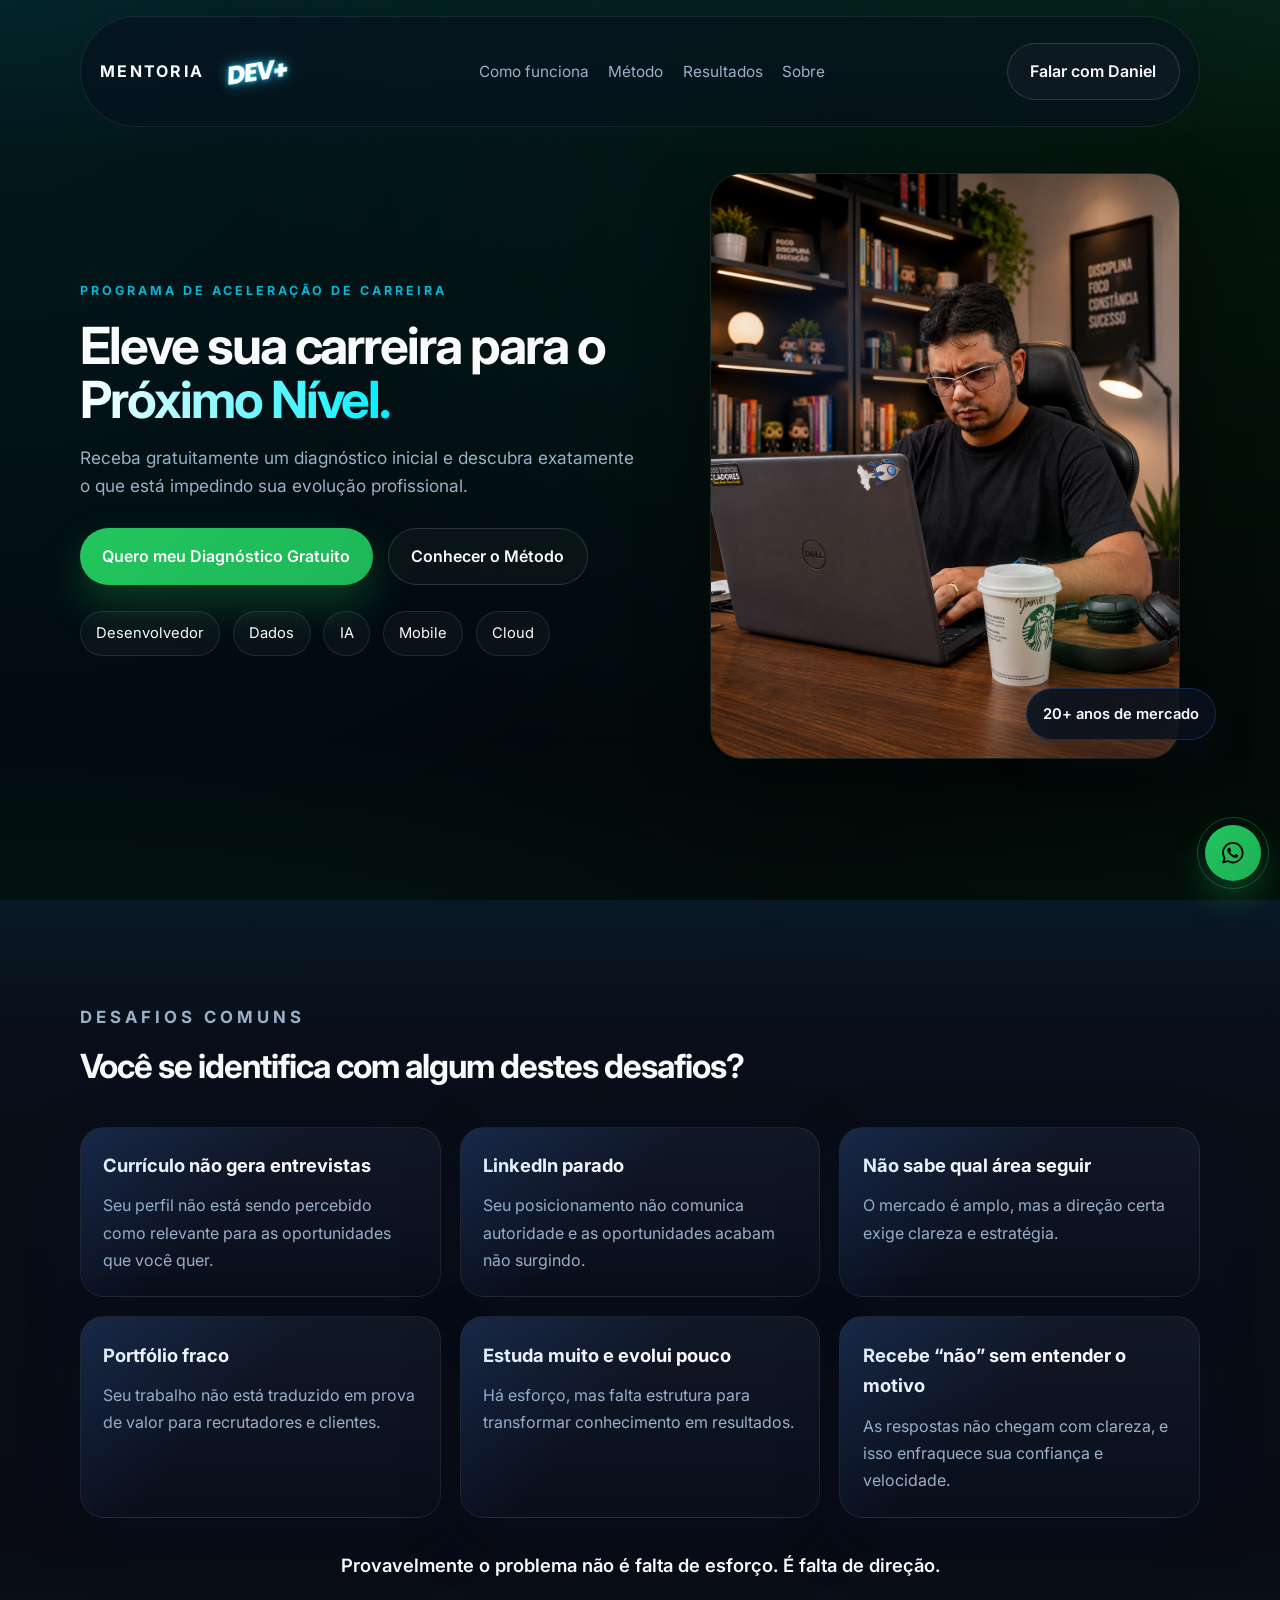
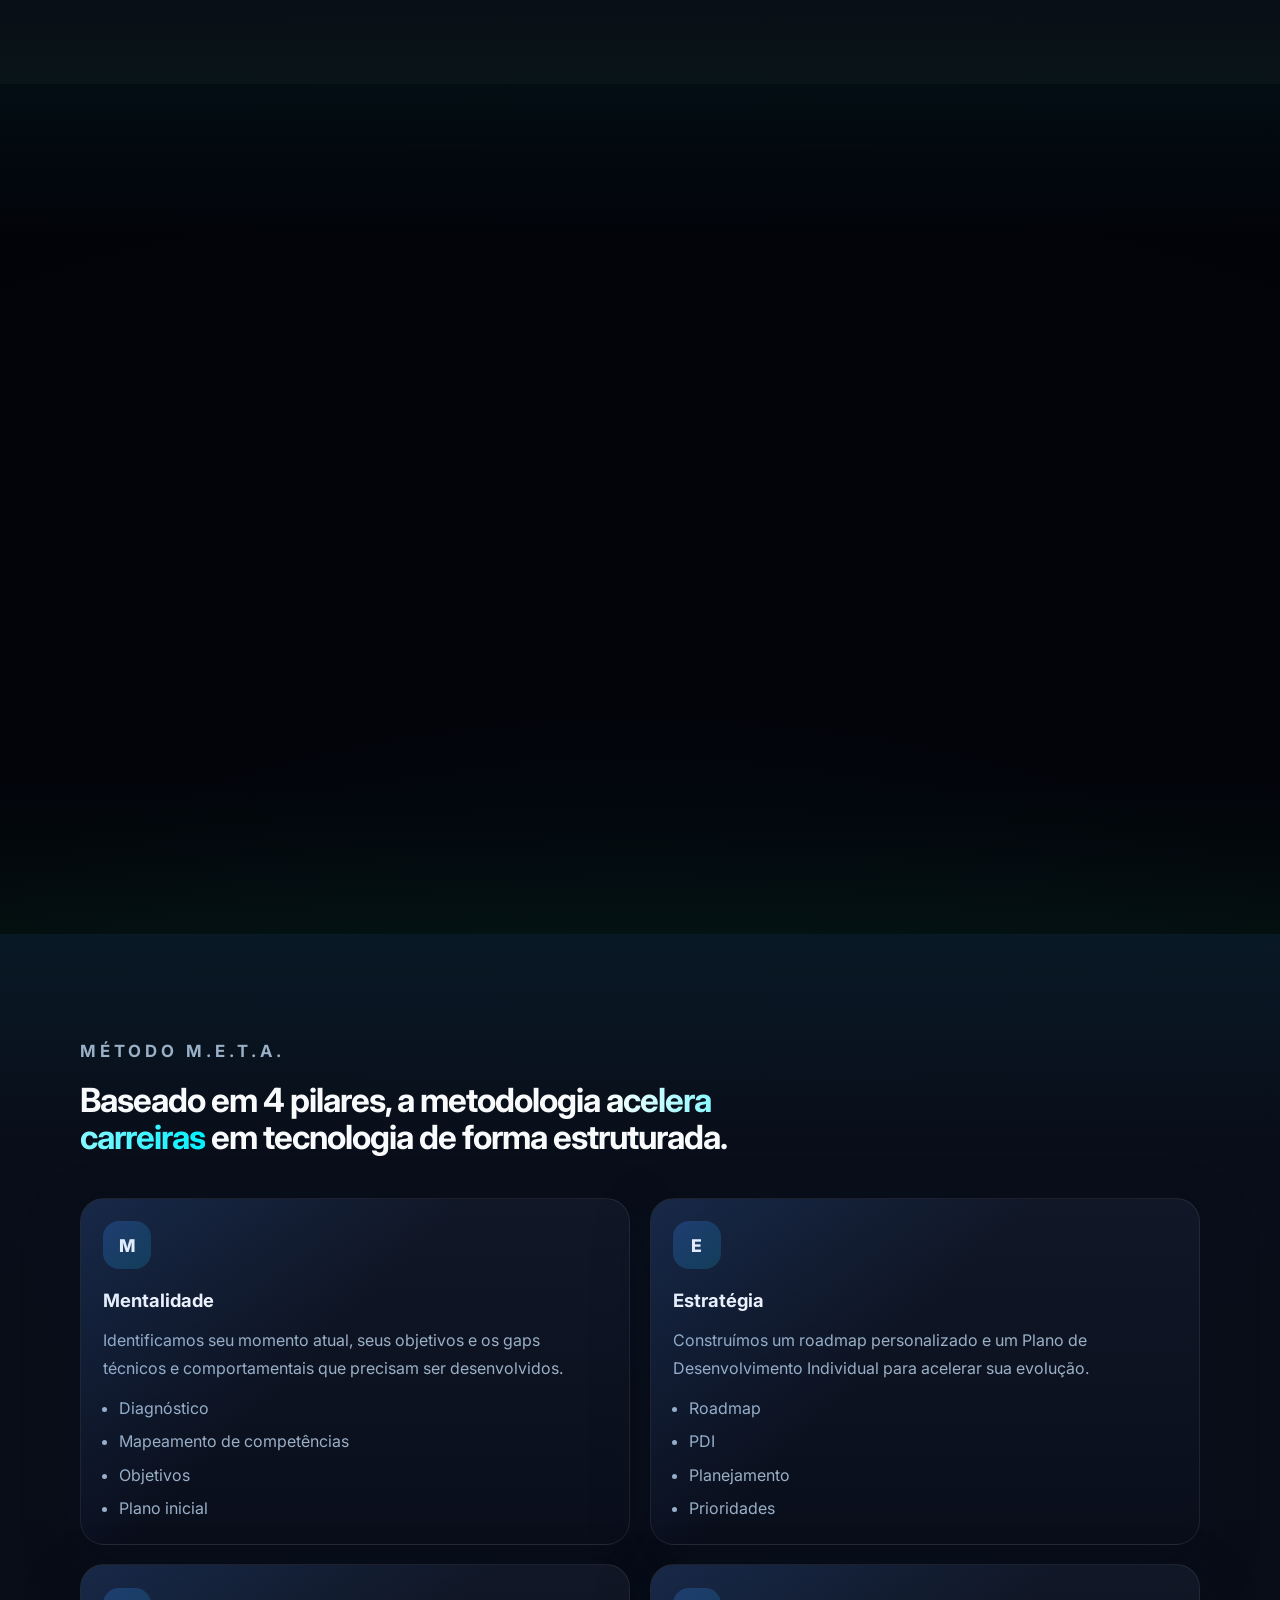
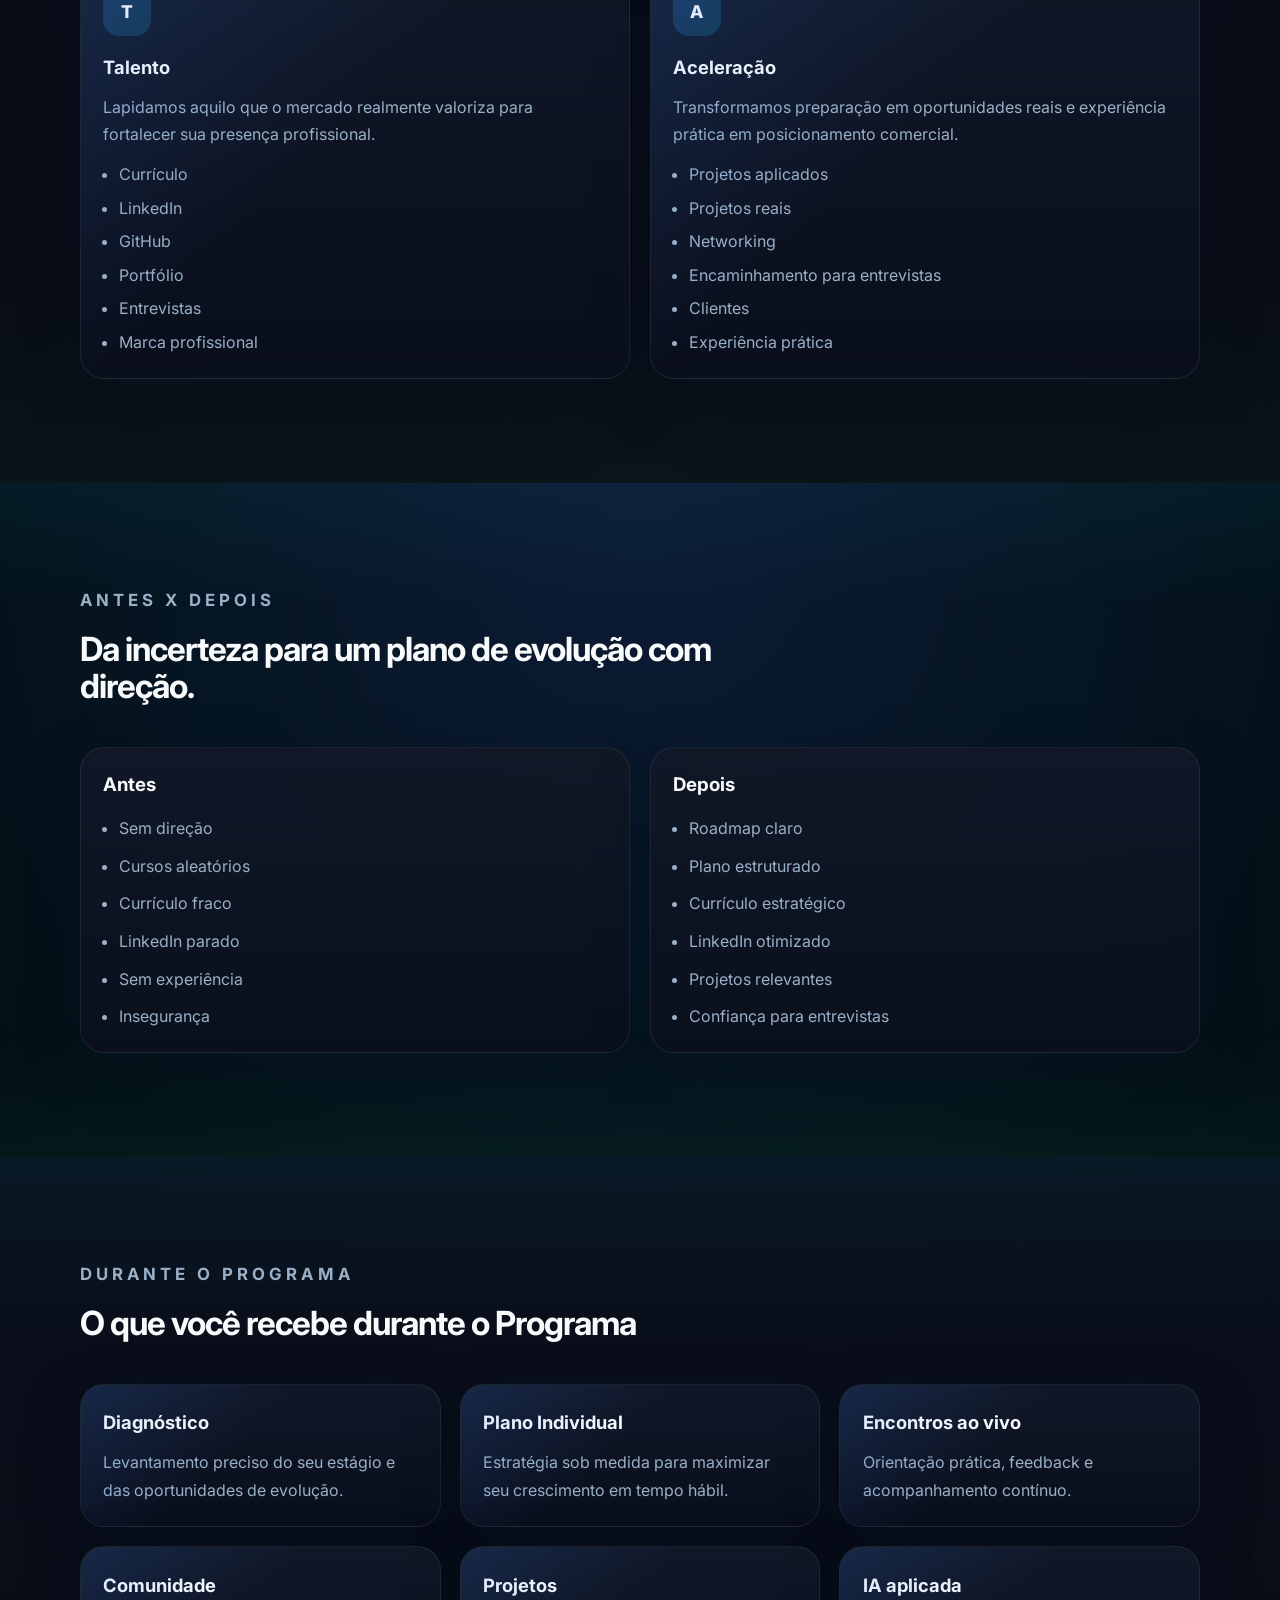
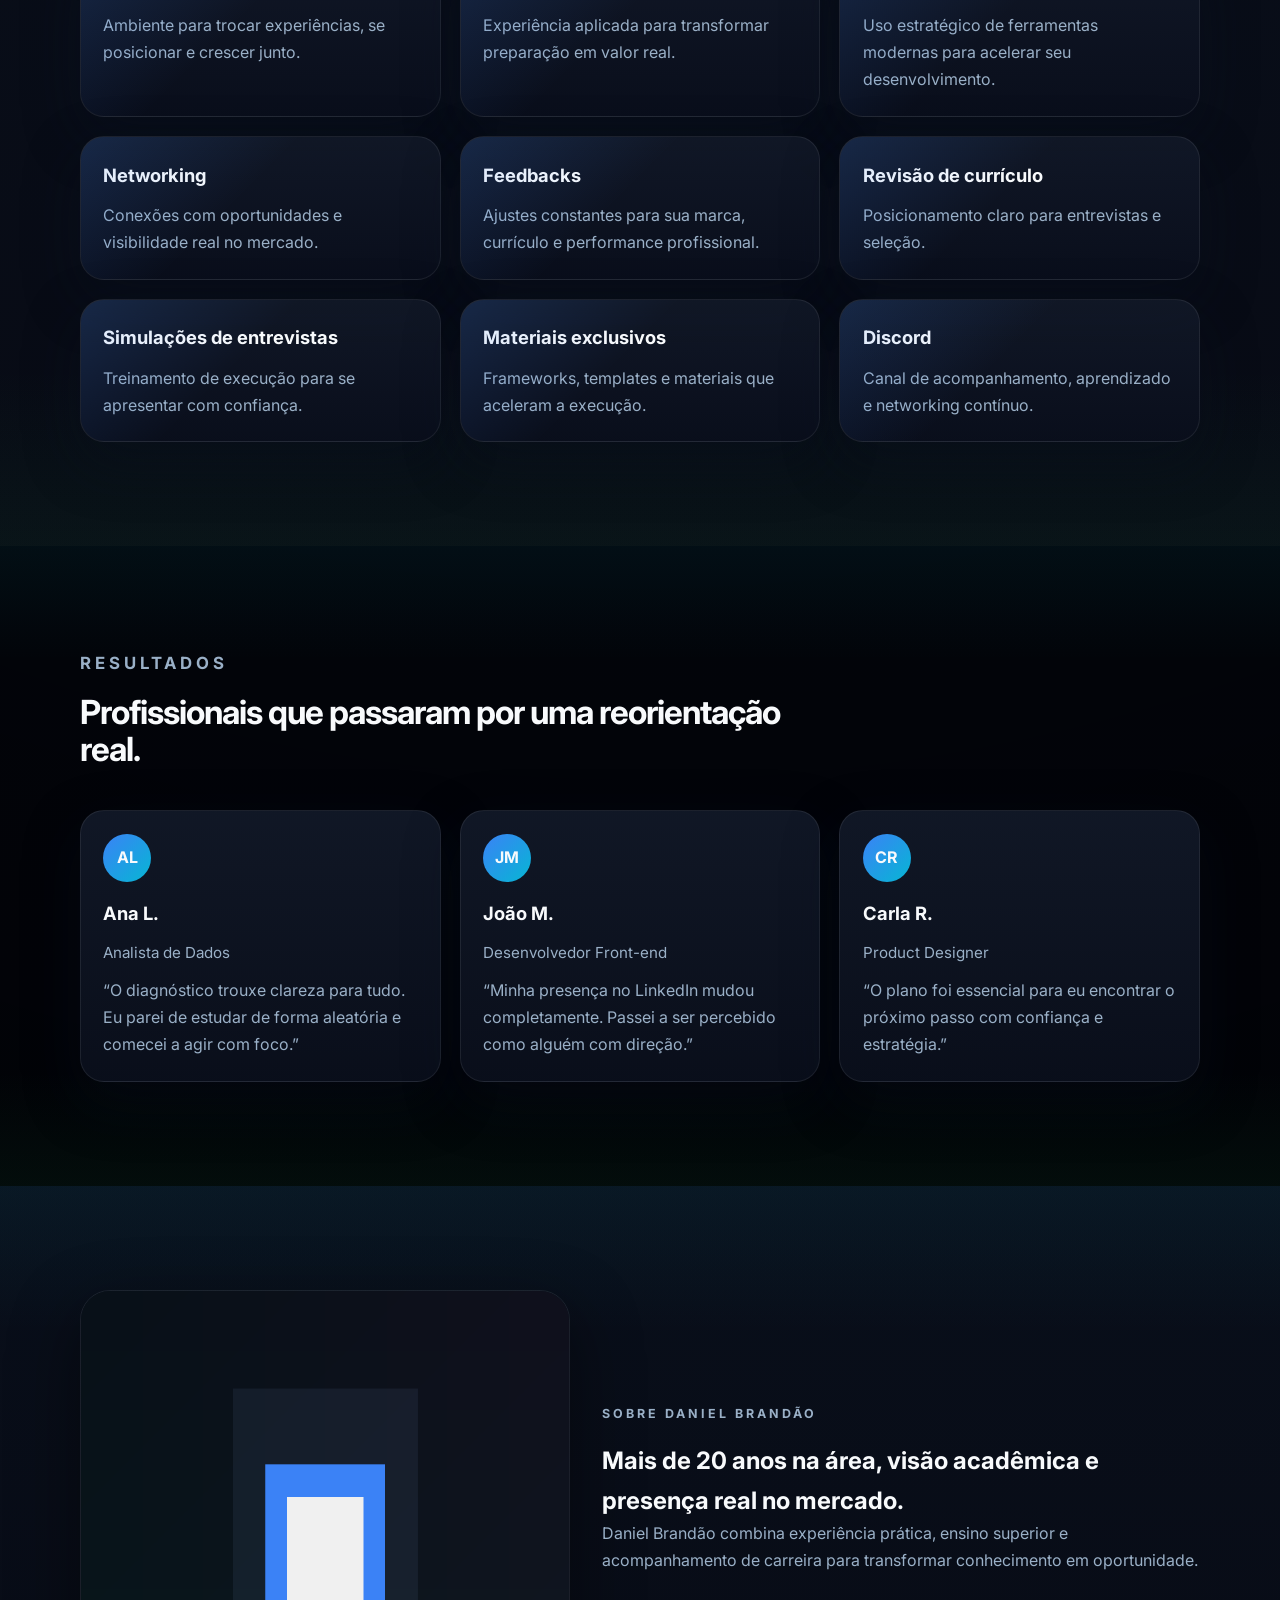
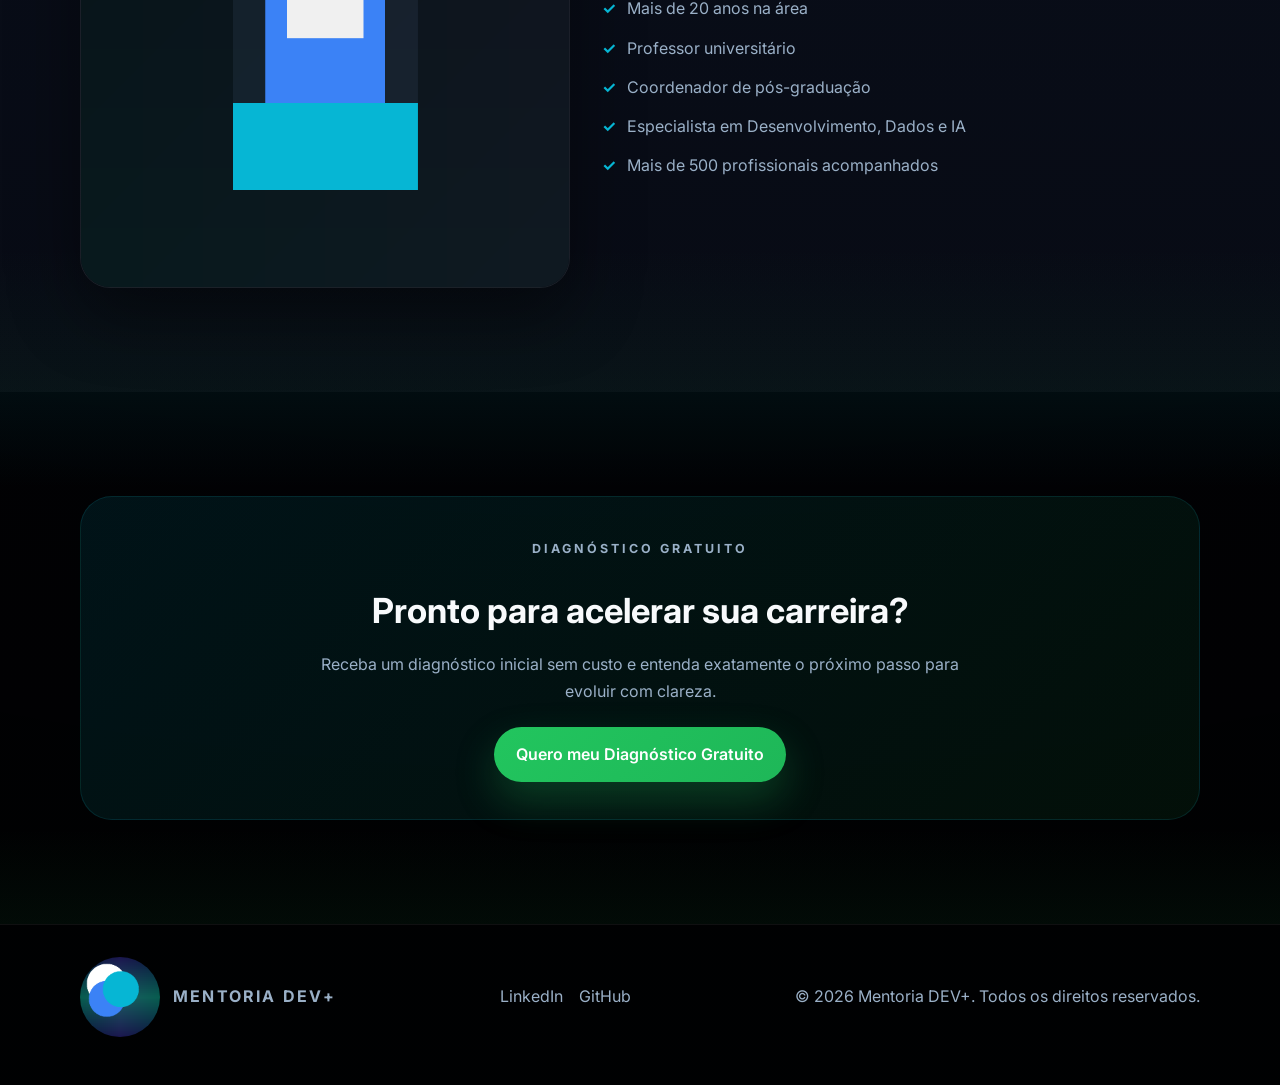
<file: mentoria/index1.html>
<!DOCTYPE html>
<html lang="pt-BR">
  <head>
    <meta charset="UTF-8" />
    <meta name="viewport" content="width=device-width, initial-scale=1.0" />
    <meta
      name="description"
      content="Programa de Aceleração de Carreira para profissionais de tecnologia com diagnóstico gratuito, método estruturado e acompanhamento estratégico."
    />
    <title>Mentoria DEV+ | Programa de Aceleração de Carreira</title>
    <link rel="preconnect" href="https://fonts.googleapis.com" />
    <link rel="preconnect" href="https://fonts.gstatic.com" crossorigin />
    <link
      href="https://fonts.googleapis.com/css2?family=Inter:wght@300;400;500;600;700;800&display=swap"
      rel="stylesheet"
    />
    <link rel="stylesheet" href="css/style.css" />
    <link rel="stylesheet" href="css/components.css" />
    <link rel="stylesheet" href="css/animations.css" />
  </head>
  <body>
    <a class="skip-link" href="#conteudo">Pular para o conteúdo</a>

    <nav class="navbar" aria-label="Navegação principal">
      <div class="container nav-shell">
        <a class="brand" href="#top" aria-label="Mentoria DEV+"><span>MENTORIA </span><img src="img/logo dev + transparente.png" alt="" /></a>
        <div class="nav-links">
          <a href="#como-funciona">Como funciona</a>
          <a href="#metodo">Método</a>
          <a href="#resultados">Resultados</a>
          <a href="#sobre">Sobre</a>
        </div>
        <a class="button button-ghost nav-cta" href="https://wa.me/5511999999999?text=Oi%20Daniel,%20vim%20do%20site%20e%20quero%20falar%20sobre%20o%20Diagn%C3%B3stico%20de%20Carreira%20Gratuito" target="_blank" rel="noopener">Falar com Daniel</a>
      </div>
    </nav>

    <main id="conteudo">
      <header class="hero section" id="top">
        <div class="container hero-grid">
          <div class="hero-copy reveal">
            <p class="eyebrow">Programa de aceleração de carreira</p>
            <h1>Eleve sua carreira para o <span class="highlight">Próximo Nível.</span></h1>
            <p class="hero-text">Receba gratuitamente um diagnóstico inicial e descubra exatamente o que está impedindo sua evolução profissional.</p>
            <div class="hero-actions">
              <a class="button button-primary" href="https://wa.me/5511999999999?text=Quero%20meu%20Diagn%C3%B3stico%20Gratuito" target="_blank" rel="noopener">Quero meu Diagnóstico Gratuito</a>
              <a class="button button-secondary" href="#metodo">Conhecer o Método</a>
            </div>
            <ul class="pill-list" aria-label="Áreas de atuação">
              <li>Desenvolvedor</li>
              <li>Dados</li>
              <li>IA</li>
              <li>Mobile</li>
              <li>Cloud</li>
            </ul>
          </div>

          <div class="hero-media reveal">
            <div class="hero-visual">
              <div class="orb orb-one"></div>
              <div class="orb orb-two"></div>
              <img src="img/Daniel office.png" alt="Daniel Brandão em ambiente profissional" />
              <div class="floating-card">20+ anos de mercado</div>
            </div>
          </div>
        </div>
      </header>

      <section class="section section-alt" id="desafios">
        <div class="container">
          <div class="section-heading reveal">
            <p class="eyebrow">Desafios comuns</p>
            <h2>Você se identifica com algum destes desafios?</h2>
          </div>
          <div class="card-grid challenge-grid">
            <article class="card reveal">
              <h3>Currículo não gera entrevistas</h3>
              <p>Seu perfil não está sendo percebido como relevante para as oportunidades que você quer.</p>
            </article>
            <article class="card reveal">
              <h3>LinkedIn parado</h3>
              <p>Seu posicionamento não comunica autoridade e as oportunidades acabam não surgindo.</p>
            </article>
            <article class="card reveal">
              <h3>Não sabe qual área seguir</h3>
              <p>O mercado é amplo, mas a direção certa exige clareza e estratégia.</p>
            </article>
            <article class="card reveal">
              <h3>Portfólio fraco</h3>
              <p>Seu trabalho não está traduzido em prova de valor para recrutadores e clientes.</p>
            </article>
            <article class="card reveal">
              <h3>Estuda muito e evolui pouco</h3>
              <p>Há esforço, mas falta estrutura para transformar conhecimento em resultados.</p>
            </article>
            <article class="card reveal">
              <h3>Recebe “não” sem entender o motivo</h3>
              <p>As respostas não chegam com clareza, e isso enfraquece sua confiança e velocidade.</p>
            </article>
          </div>
          <p class="section-quote reveal">Provavelmente o problema não é falta de esforço. É falta de direção.</p>
        </div>
      </section>

      <section class="section" id="como-funciona">
        <div class="container">
          <div class="section-heading reveal">
            <p class="eyebrow">Diagnóstico gratuito</p>
            <h2>Como funciona o <span class="highlight">Diagnóstico Gratuito</span></h2>
          </div>
          <div class="timeline reveal" aria-label="Fluxo do diagnóstico gratuito">
            <div class="timeline-step">
              <span class="timeline-number">1</span>
              <h3>Conversa rápida no WhatsApp</h3>
              <p>Você conta sua realidade, objetivos e principais bloqueios.</p>
            </div>
            <div class="timeline-arrow" aria-hidden="true">→</div>
            <div class="timeline-step">
              <span class="timeline-number">2</span>
              <h3>Questionário estratégico</h3>
              <p>Mapeamos seu posicionamento, competências e oportunidades.</p>
            </div>
            <div class="timeline-arrow" aria-hidden="true">→</div>
            <div class="timeline-step">
              <span class="timeline-number">3</span>
              <h3>Análise completa do perfil</h3>
              <p>Identificamos os gaps técnicos, comportamentais e de posicionamento.</p>
            </div>
            <div class="timeline-arrow" aria-hidden="true">→</div>
            <div class="timeline-step">
              <span class="timeline-number">4</span>
              <h3>Plano inicial de ação</h3>
              <p>Você recebe uma direção concreta para o próximo passo.</p>
            </div>
            <div class="timeline-arrow" aria-hidden="true">→</div>
            <div class="timeline-step">
              <span class="timeline-number">5</span>
              <h3>Fit para o Programa</h3>
              <p>Se houver alinhamento, damos sequência para a aceleração.</p>
            </div>
          </div>
        </div>
      </section>

      <section class="section section-alt" id="metodo">
        <div class="container">
          <div class="section-heading reveal">
            <p class="eyebrow">Método M.E.T.A.</p>
            <h2>Baseado em 4 pilares, a metodologia <span class="highlight">acelera carreiras</span> em tecnologia de forma estruturada.</h2>
            <!--p>O M.E.T.A. conecta clareza de posicionamento, estratégia de evolução e execução prática para gerar oportunidades reais.</p-->
          </div>
          <div class="method-grid">
            <article class="method-card reveal">
              <div class="method-icon">M</div>
              <h3>Mentalidade</h3>
              <p>Identificamos seu momento atual, seus objetivos e os gaps técnicos e comportamentais que precisam ser desenvolvidos.</p>
              <ul>
                <li>Diagnóstico</li>
                <li>Mapeamento de competências</li>
                <li>Objetivos</li>
                <li>Plano inicial</li>
              </ul>
            </article>
            <article class="method-card reveal">
              <div class="method-icon">E</div>
              <h3>Estratégia</h3>
              <p>Construímos um roadmap personalizado e um Plano de Desenvolvimento Individual para acelerar sua evolução.</p>
              <ul>
                <li>Roadmap</li>
                <li>PDI</li>
                <li>Planejamento</li>
                <li>Prioridades</li>
              </ul>
            </article>
            <article class="method-card reveal">
              <div class="method-icon">T</div>
              <h3>Talento</h3>
              <p>Lapidamos aquilo que o mercado realmente valoriza para fortalecer sua presença profissional.</p>
              <ul>
                <li>Currículo</li>
                <li>LinkedIn</li>
                <li>GitHub</li>
                <li>Portfólio</li>
                <li>Entrevistas</li>
                <li>Marca profissional</li>
              </ul>
            </article>
            <article class="method-card reveal">
              <div class="method-icon">A</div>
              <h3>Aceleração</h3>
              <p>Transformamos preparação em oportunidades reais e experiência prática em posicionamento comercial.</p>
              <ul>
                <li>Projetos aplicados</li>
                <li>Projetos reais</li>
                <li>Networking</li>
                <li>Encaminhamento para entrevistas</li>
                <li>Clientes</li>
                <li>Experiência prática</li>
              </ul>
            </article>
          </div>
        </div>
      </section>

      <section class="section" id="resultados">
        <div class="container">
          <div class="section-heading reveal">
            <p class="eyebrow">Antes x Depois</p>
            <h2>Da incerteza para um plano de evolução com direção.</h2>
          </div>
          <div class="comparison reveal">
            <div class="comparison-column before">
              <h3>Antes</h3>
              <ul>
                <li>Sem direção</li>
                <li>Cursos aleatórios</li>
                <li>Currículo fraco</li>
                <li>LinkedIn parado</li>
                <li>Sem experiência</li>
                <li>Insegurança</li>
              </ul>
            </div>
            <div class="comparison-column after">
              <h3>Depois</h3>
              <ul>
                <li>Roadmap claro</li>
                <li>Plano estruturado</li>
                <li>Currículo estratégico</li>
                <li>LinkedIn otimizado</li>
                <li>Projetos relevantes</li>
                <li>Confiança para entrevistas</li>
              </ul>
            </div>
          </div>
        </div>
      </section>

      <section class="section section-alt">
        <div class="container">
          <div class="section-heading reveal">
            <p class="eyebrow">Durante o programa</p>
            <h2>O que você recebe durante o Programa</h2>
          </div>
          <div class="card-grid benefits-grid">
            <article class="benefit-card reveal">
              <h3>Diagnóstico</h3>
              <p>Levantamento preciso do seu estágio e das oportunidades de evolução.</p>
            </article>
            <article class="benefit-card reveal">
              <h3>Plano Individual</h3>
              <p>Estratégia sob medida para maximizar seu crescimento em tempo hábil.</p>
            </article>
            <article class="benefit-card reveal">
              <h3>Encontros ao vivo</h3>
              <p>Orientação prática, feedback e acompanhamento contínuo.</p>
            </article>
            <article class="benefit-card reveal">
              <h3>Comunidade</h3>
              <p>Ambiente para trocar experiências, se posicionar e crescer junto.</p>
            </article>
            <article class="benefit-card reveal">
              <h3>Projetos</h3>
              <p>Experiência aplicada para transformar preparação em valor real.</p>
            </article>
            <article class="benefit-card reveal">
              <h3>IA aplicada</h3>
              <p>Uso estratégico de ferramentas modernas para acelerar seu desenvolvimento.</p>
            </article>
            <article class="benefit-card reveal">
              <h3>Networking</h3>
              <p>Conexões com oportunidades e visibilidade real no mercado.</p>
            </article>
            <article class="benefit-card reveal">
              <h3>Feedbacks</h3>
              <p>Ajustes constantes para sua marca, currículo e performance profissional.</p>
            </article>
            <article class="benefit-card reveal">
              <h3>Revisão de currículo</h3>
              <p>Posicionamento claro para entrevistas e seleção.</p>
            </article>
            <article class="benefit-card reveal">
              <h3>Simulações de entrevistas</h3>
              <p>Treinamento de execução para se apresentar com confiança.</p>
            </article>
            <article class="benefit-card reveal">
              <h3>Materiais exclusivos</h3>
              <p>Frameworks, templates e materiais que aceleram a execução.</p>
            </article>
            <article class="benefit-card reveal">
              <h3>Discord</h3>
              <p>Canal de acompanhamento, aprendizado e networking contínuo.</p>
            </article>
          </div>
        </div>
      </section>

      <section class="section" id="depoimentos">
        <div class="container">
          <div class="section-heading reveal">
            <p class="eyebrow">Resultados</p>
            <h2>Profissionais que passaram por uma reorientação real.</h2>
          </div>
          <div class="testimonial-grid">
            <article class="testimonial-card reveal">
              <div class="testimonial-avatar">AL</div>
              <h3>Ana L.</h3>
              <p class="testimonial-role">Analista de Dados</p>
              <p>“O diagnóstico trouxe clareza para tudo. Eu parei de estudar de forma aleatória e comecei a agir com foco.”</p>
            </article>
            <article class="testimonial-card reveal">
              <div class="testimonial-avatar">JM</div>
              <h3>João M.</h3>
              <p class="testimonial-role">Desenvolvedor Front-end</p>
              <p>“Minha presença no LinkedIn mudou completamente. Passei a ser percebido como alguém com direção.”</p>
            </article>
            <article class="testimonial-card reveal">
              <div class="testimonial-avatar">CR</div>
              <h3>Carla R.</h3>
              <p class="testimonial-role">Product Designer</p>
              <p>“O plano foi essencial para eu encontrar o próximo passo com confiança e estratégia.”</p>
            </article>
          </div>
        </div>
      </section>

      <section class="section section-alt" id="sobre">
        <div class="container about-grid">
          <div class="about-photo reveal">
            <img src="img/perfil-daniel.png" alt="Foto de Daniel Brandão" />
          </div>
          <div class="about-copy reveal">
            <p class="eyebrow">Sobre Daniel Brandão</p>
            <h2>Mais de 20 anos na área, visão acadêmica e presença real no mercado.</h2>
            <p>Daniel Brandão combina experiência prática, ensino superior e acompanhamento de carreira para transformar conhecimento em oportunidade.</p>
            <ul class="check-list">
              <li>Mais de 20 anos na área</li>
              <li>Professor universitário</li>
              <li>Coordenador de pós-graduação</li>
              <li>Especialista em Desenvolvimento, Dados e IA</li>
              <li>Mais de 500 profissionais acompanhados</li>
            </ul>
          </div>
        </div>
      </section>

      <section class="section cta-section">
        <div class="container">
          <div class="cta-panel reveal">
            <p class="eyebrow">Diagnóstico gratuito</p>
            <h2>Pronto para acelerar sua carreira?</h2>
            <p>Receba um diagnóstico inicial sem custo e entenda exatamente o próximo passo para evoluir com clareza.</p>
            <a class="button button-primary" href="https://wa.me/5511999999999?text=Quero%20meu%20Diagn%C3%B3stico%20Gratuito" target="_blank" rel="noopener">Quero meu Diagnóstico Gratuito</a>
          </div>
        </div>
      </section>
    </main>

    <footer class="footer">
      <div class="container footer-shell">
        <a class="brand footer-brand" href="#top"><img src="img/logo-devplus.png" alt="" /><span>MENTORIA DEV+</span></a>
        <div class="footer-links">
          <a href="https://www.linkedin.com/in/profdanielbrandao" target="_blank" rel="noopener">LinkedIn</a>
          <a href="https://github.com/danielbrandao" target="_blank" rel="noopener">GitHub</a>
        </div>
        <p>© 2026 Mentoria DEV+. Todos os direitos reservados.</p>
      </div>
    </footer>

    <a class="floating-whatsapp" href="https://wa.me/5511999999999?text=Quero%20meu%20Diagn%C3%B3stico%20Gratuito" target="_blank" rel="noopener" aria-label="Falar no WhatsApp">
      <svg viewBox="0 0 24 24" aria-hidden="true">
        <path d="M17.472 14.382c-.297-.149-1.758-.867-2.03-.967-.273-.099-.471-.148-.67.15-.197.297-.767.966-.94 1.164-.173.199-.347.223-.644.075-.297-.15-1.255-.463-2.39-1.475-.883-.788-1.48-1.761-1.653-2.059-.173-.297-.018-.458.13-.606.134-.133.298-.347.446-.52.149-.174.198-.298.298-.497.099-.198.05-.371-.025-.52-.075-.149-.669-1.612-.916-2.207-.242-.579-.487-.5-.669-.51a12.8 12.8 0 0 0-.57-.01c-.198 0-.52.074-.792.372-.272.297-1.04 1.016-1.04 2.479 0 1.462 1.065 2.875 1.213 3.074.149.198 2.096 3.2 5.077 4.487.709.306 1.262.489 1.694.625.712.227 1.36.195 1.871.118.571-.085 1.758-.719 2.006-1.413.248-.694.248-1.289.173-1.413-.074-.124-.272-.198-.57-.347m-5.421 7.403h-.004a9.87 9.87 0 0 1-5.031-1.378l-.361-.214-3.741.982.998-3.648-.235-.374a9.86 9.86 0 0 1-1.51-5.26c.001-5.45 4.436-9.884 9.888-9.884 2.64 0 5.122 1.03 6.988 2.898a9.825 9.825 0 0 1 2.893 6.994c-.003 5.45-4.437 9.884-9.885 9.884m8.413-18.297A11.815 11.815 0 0 0 12.05 0C5.495 0 .16 5.335.157 11.892c0 2.096.547 4.142 1.588 5.945L.057 24l6.305-1.654a11.882 11.882 0 0 0 5.683 1.448h.005c6.554 0 11.89-5.335 11.893-11.893a11.821 11.821 0 0 0-3.48-8.413Z" />
      </svg>
    </a>

    <script src="js/script.js"></script>
  </body>
</html>
</file>
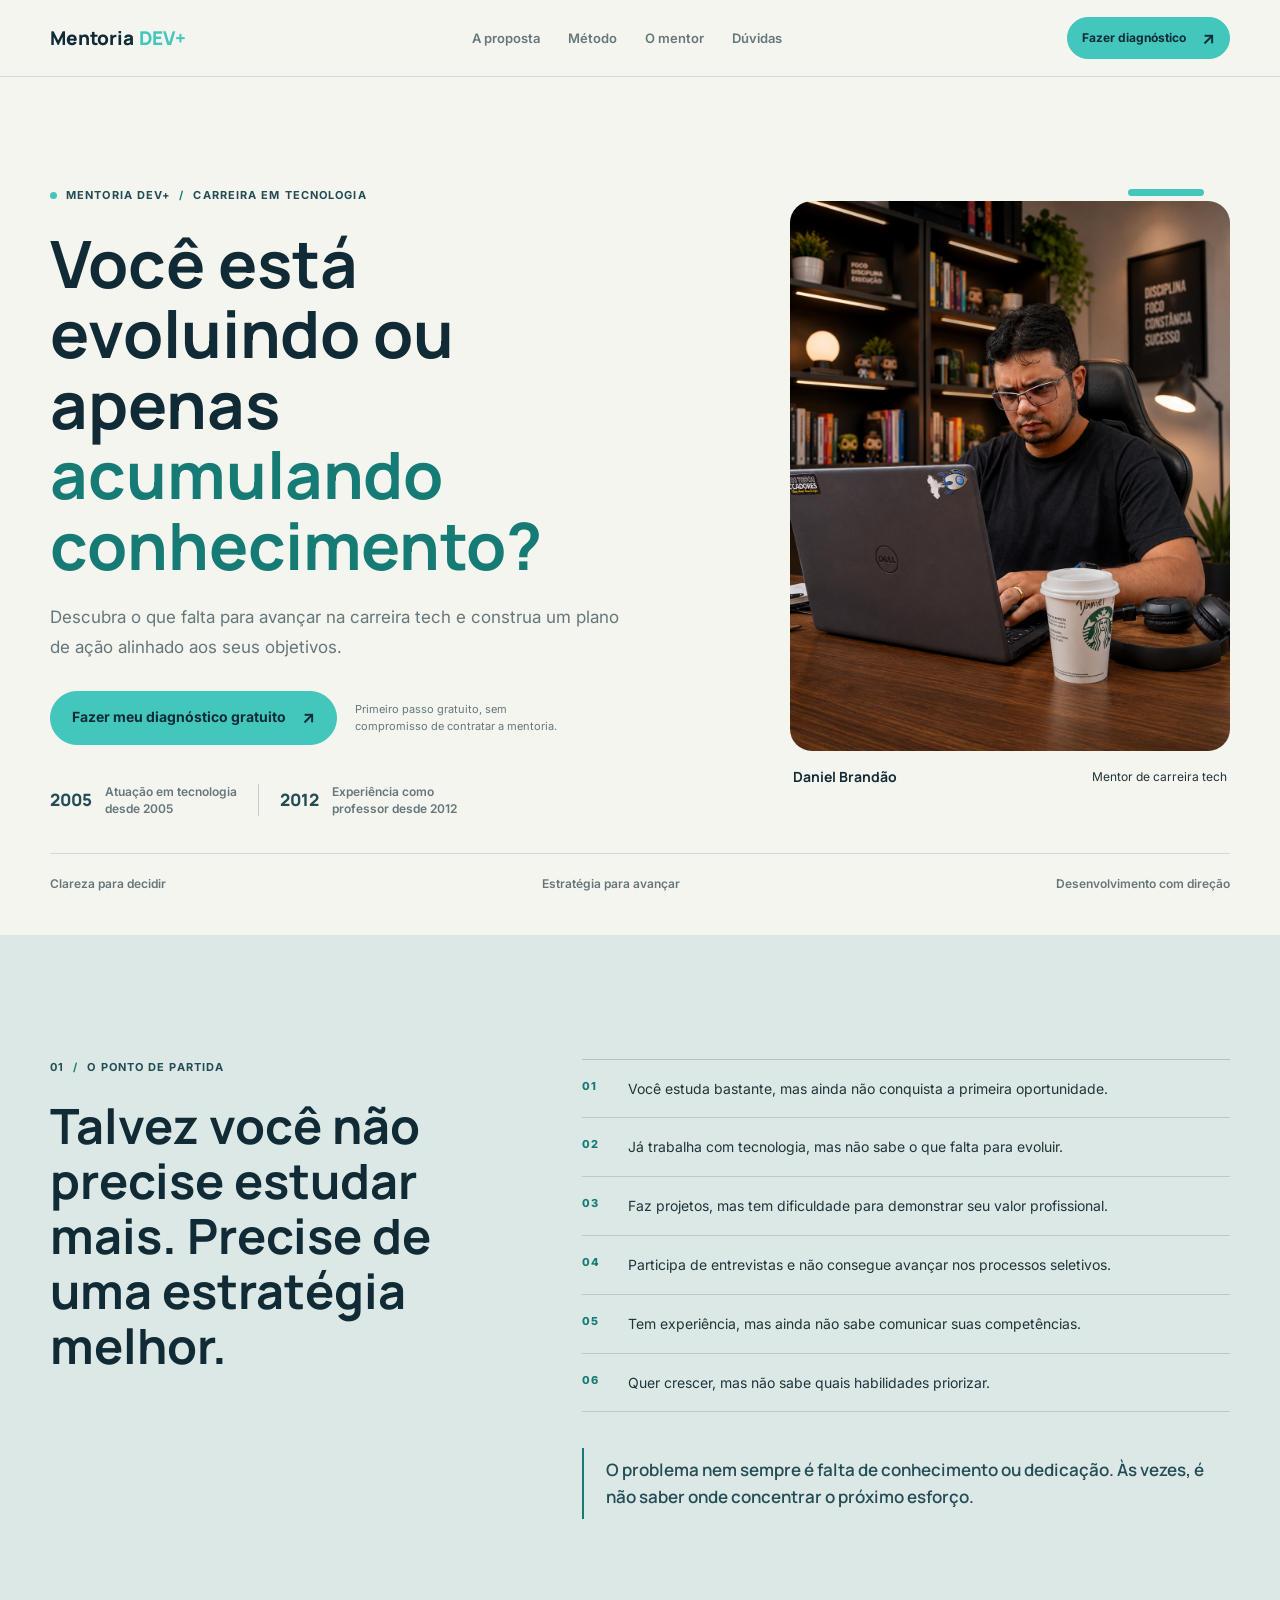
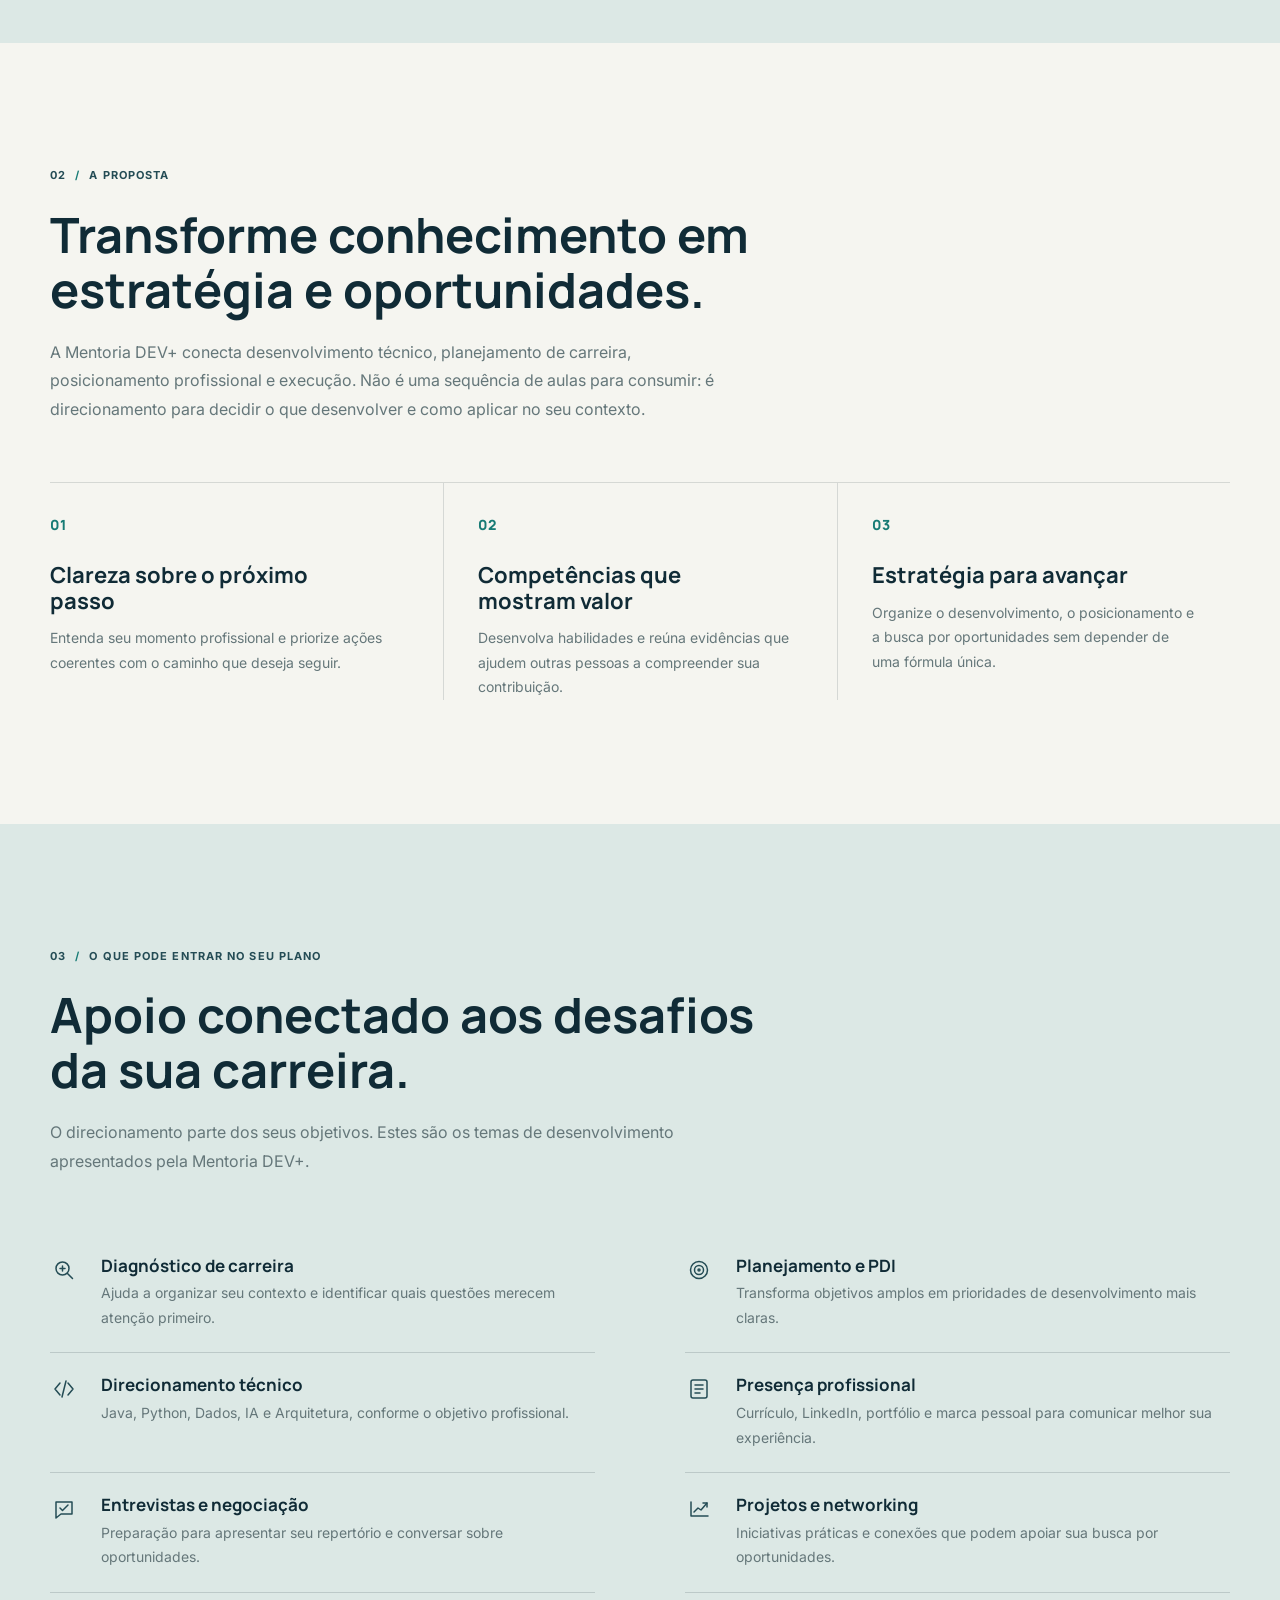
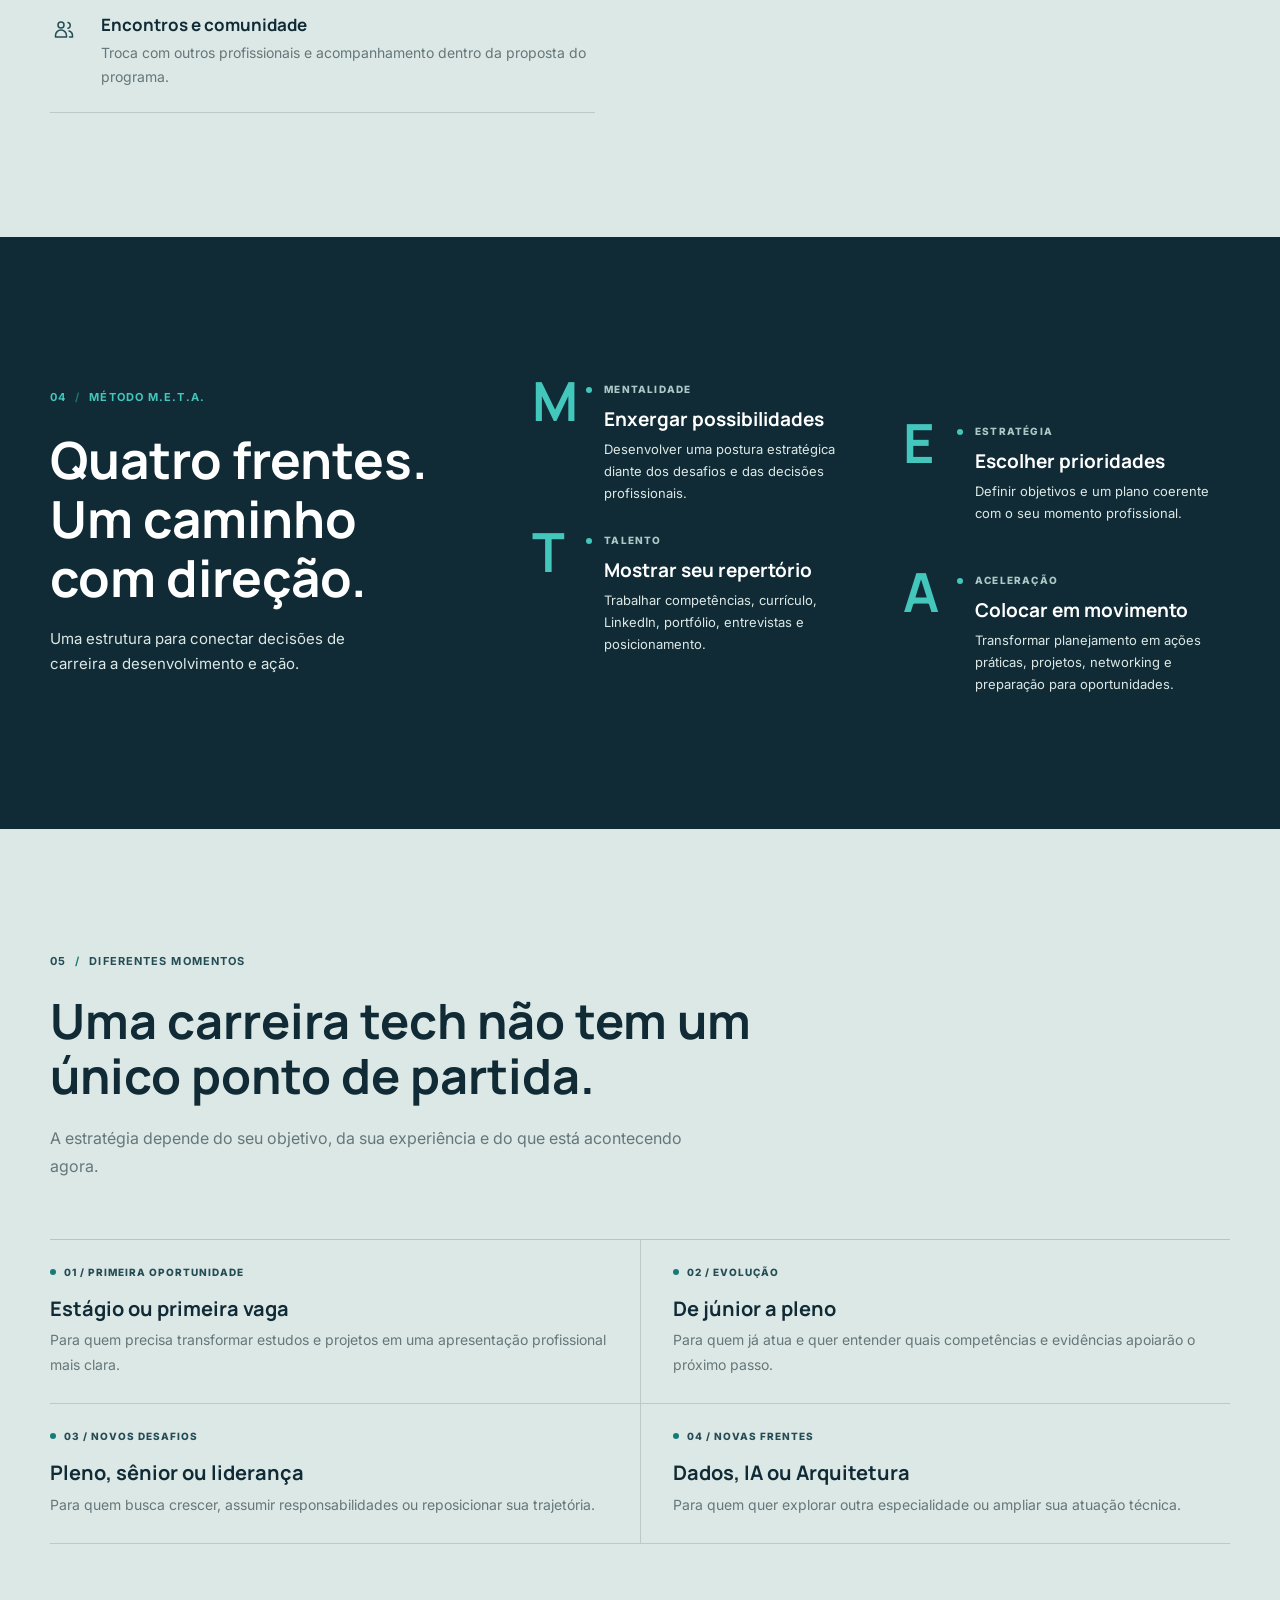
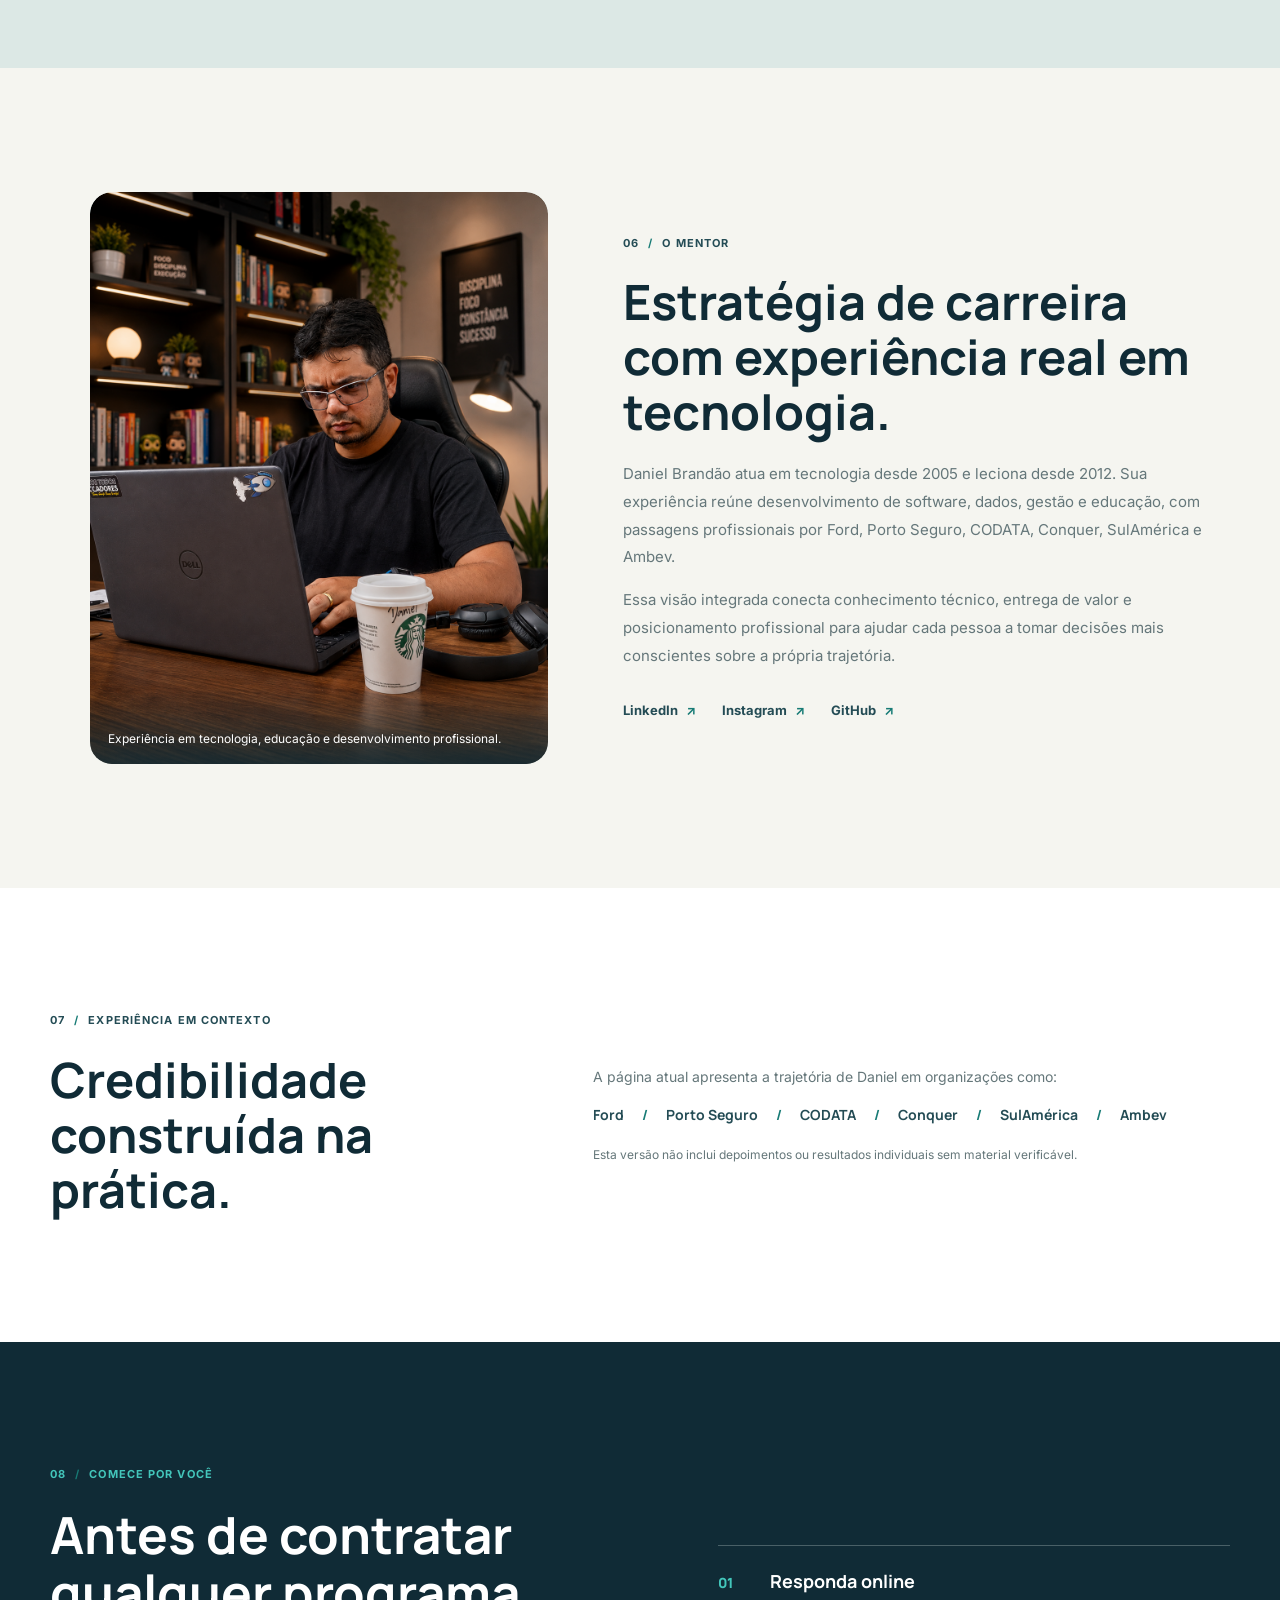
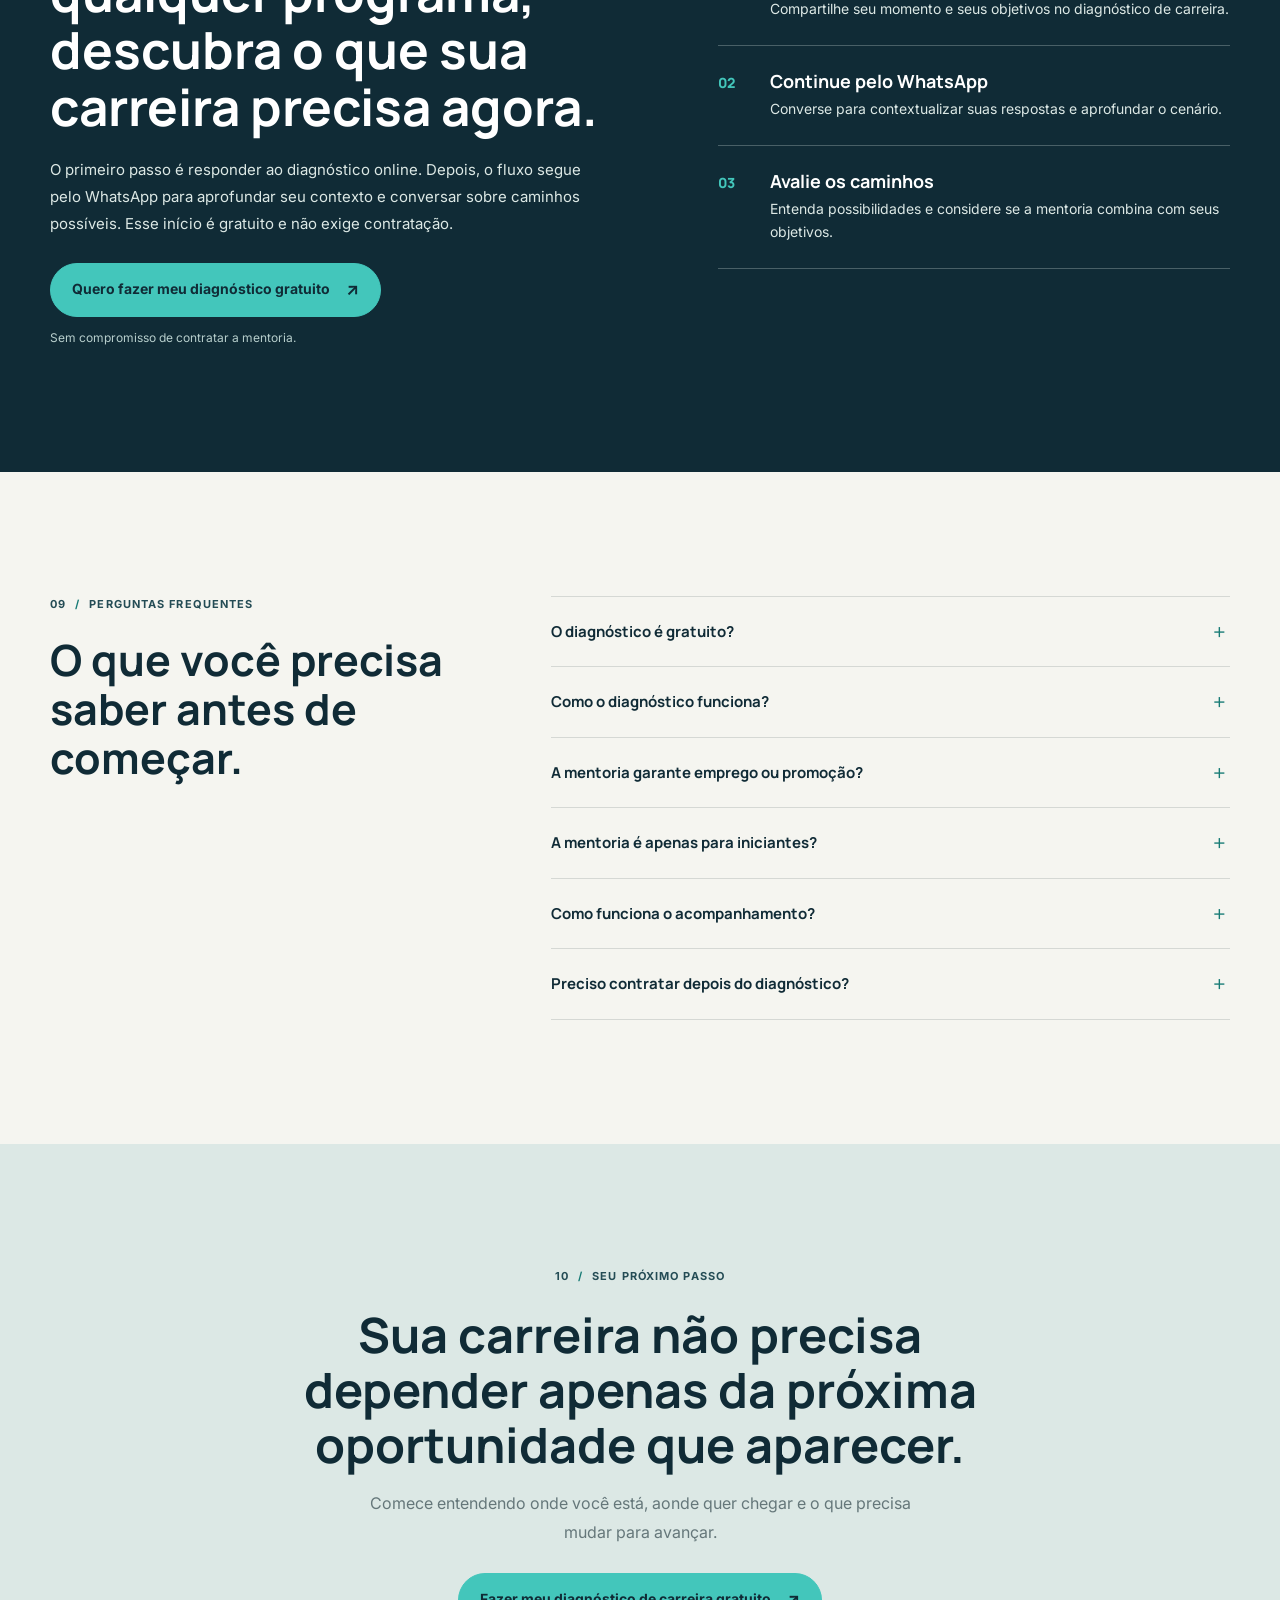
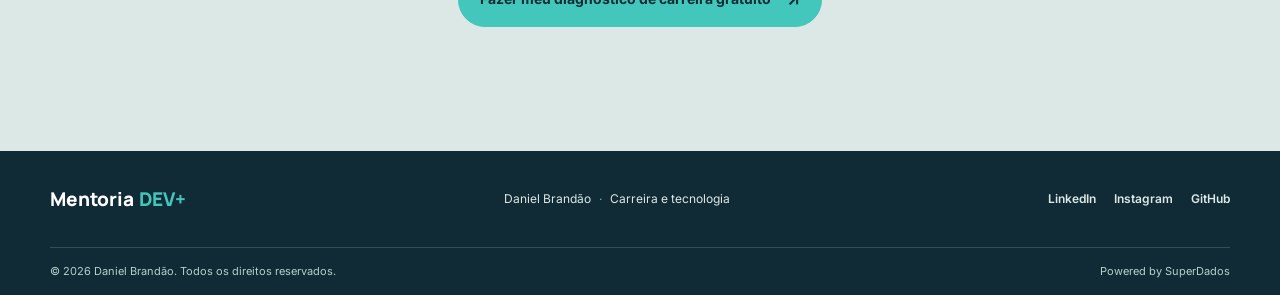
<file: mentoria/index_one.html>
<!DOCTYPE html>
<html lang="pt-BR">
<head>
    <meta charset="UTF-8">
    <meta name="viewport" content="width=device-width, initial-scale=1.0">
    <meta name="description" content="Descubra o que falta para sua carreira em tecnologia avançar. Faça o Diagnóstico de Carreira gratuito da Mentoria DEV+.">
    <meta name="theme-color" content="#F5F5F0">
    <title>Mentoria DEV+ | Estratégia para sua carreira em tecnologia</title>
    <link rel="preconnect" href="https://fonts.googleapis.com">
    <link rel="preconnect" href="https://fonts.gstatic.com" crossorigin>
    <link href="https://fonts.googleapis.com/css2?family=Inter:wght@400;500;600;700&family=Manrope:wght@400;500;600;700;800&display=swap" rel="stylesheet">
    <link rel="stylesheet" href="css/landing-one.css">
</head>
<body>
    <a class="skip-link" href="#conteudo">Pular para o conteúdo</a>

    <header class="site-header">
        <div class="shell header-inner">
            <a class="wordmark" href="#inicio" aria-label="Mentoria DEV+, início">Mentoria<span>DEV+</span></a>
            <nav class="main-nav" aria-label="Navegação principal">
                <a href="#proposta">A proposta</a>
                <a href="#metodo">Método</a>
                <a href="#mentor">O mentor</a>
                <a href="#duvidas">Dúvidas</a>
            </nav>
            <a class="button button-small" href="http://app.superdados.dev.br/diagnostico/dUifmRpFEEhisHElbft1b21jNS83" target="_blank" rel="noopener noreferrer">Fazer diagnóstico <span aria-hidden="true">↗</span></a>
        </div>
    </header>

    <main id="conteudo">
        <section class="hero section-pad" id="inicio" aria-labelledby="hero-title">
            <div class="shell hero-grid">
                <div class="hero-copy">
                    <p class="eyebrow"><span class="eyebrow-mark" aria-hidden="true"></span> Mentoria DEV+ <span class="eyebrow-divider">/</span> Carreira em tecnologia</p>
                    <h1 id="hero-title">Você está evoluindo ou apenas <em>acumulando conhecimento?</em></h1>
                    <p class="hero-lede">Descubra o que falta para avançar na carreira tech e construa um plano de ação alinhado aos seus objetivos.</p>
                    <div class="hero-actions">
                        <a class="button" href="http://app.superdados.dev.br/diagnostico/dUifmRpFEEhisHElbft1b21jNS83" target="_blank" rel="noopener noreferrer">Fazer meu diagnóstico gratuito <span aria-hidden="true">↗</span></a>
                        <p class="button-note">Primeiro passo gratuito, sem compromisso de contratar a mentoria.</p>
                    </div>
                    <div class="hero-proof" aria-label="Experiência do mentor">
                        <span class="proof-year">2005</span>
                        <span>Atuação em tecnologia<br>desde 2005</span>
                        <span class="proof-rule" aria-hidden="true"></span>
                        <span class="proof-year">2012</span>
                        <span>Experiência como<br>professor desde 2012</span>
                    </div>
                </div>
                <figure class="hero-portrait">
                    <img src="img/Daniel%20office.png" alt="Daniel Brandão em ambiente profissional" width="1122" height="1402" fetchpriority="high">
                    <figcaption><span>Daniel Brandão</span><span>Mentor de carreira tech</span></figcaption>
                </figure>
            </div>
            <div class="hero-bottom shell" aria-hidden="true"><span>Clareza para decidir</span><span>Estratégia para avançar</span><span>Desenvolvimento com direção</span></div>
        </section>

        <section class="problem section-pad" aria-labelledby="problem-title">
            <div class="shell problem-layout">
                <div class="section-heading">
                    <p class="eyebrow">01 <span class="eyebrow-divider">/</span> O ponto de partida</p>
                    <h2 id="problem-title">Talvez você não precise estudar mais. Precise de uma estratégia melhor.</h2>
                </div>
                <div class="problem-list">
                    <p><span>01</span> Você estuda bastante, mas ainda não conquista a primeira oportunidade.</p>
                    <p><span>02</span> Já trabalha com tecnologia, mas não sabe o que falta para evoluir.</p>
                    <p><span>03</span> Faz projetos, mas tem dificuldade para demonstrar seu valor profissional.</p>
                    <p><span>04</span> Participa de entrevistas e não consegue avançar nos processos seletivos.</p>
                    <p><span>05</span> Tem experiência, mas ainda não sabe comunicar suas competências.</p>
                    <p><span>06</span> Quer crescer, mas não sabe quais habilidades priorizar.</p>
                </div>
                <blockquote class="problem-note">O problema nem sempre é falta de conhecimento ou dedicação. Às vezes, é não saber onde concentrar o próximo esforço.</blockquote>
            </div>
        </section>

        <section class="proposal section-pad" id="proposta" aria-labelledby="proposal-title">
            <div class="shell">
                <div class="section-heading section-heading-wide">
                    <p class="eyebrow">02 <span class="eyebrow-divider">/</span> A proposta</p>
                    <h2 id="proposal-title">Transforme conhecimento em estratégia e oportunidades.</h2>
                    <p>A Mentoria DEV+ conecta desenvolvimento técnico, planejamento de carreira, posicionamento profissional e execução. Não é uma sequência de aulas para consumir: é direcionamento para decidir o que desenvolver e como aplicar no seu contexto.</p>
                </div>
                <div class="outcomes">
                    <article class="outcome">
                        <span class="outcome-number">01</span>
                        <h3>Clareza sobre o próximo passo</h3>
                        <p>Entenda seu momento profissional e priorize ações coerentes com o caminho que deseja seguir.</p>
                    </article>
                    <article class="outcome">
                        <span class="outcome-number">02</span>
                        <h3>Competências que mostram valor</h3>
                        <p>Desenvolva habilidades e reúna evidências que ajudem outras pessoas a compreender sua contribuição.</p>
                    </article>
                    <article class="outcome">
                        <span class="outcome-number">03</span>
                        <h3>Estratégia para avançar</h3>
                        <p>Organize o desenvolvimento, o posicionamento e a busca por oportunidades sem depender de uma fórmula única.</p>
                    </article>
                </div>
            </div>
        </section>

        <section class="support section-pad" aria-labelledby="support-title">
            <div class="shell">
                <div class="section-heading section-heading-wide">
                    <p class="eyebrow">03 <span class="eyebrow-divider">/</span> O que pode entrar no seu plano</p>
                    <h2 id="support-title">Apoio conectado aos desafios da sua carreira.</h2>
                    <p>O direcionamento parte dos seus objetivos. Estes são os temas de desenvolvimento apresentados pela Mentoria DEV+.</p>
                </div>
                <div class="support-grid">
                    <article class="support-item"><span class="support-symbol" aria-hidden="true"><svg viewBox="0 0 24 24"><circle cx="10.5" cy="10.5" r="6.5"></circle><path d="m15.5 15.5 5 5"></path><path d="M8 10.5h5M10.5 8v5"></path></svg></span><div><h3>Diagnóstico de carreira</h3><p>Ajuda a organizar seu contexto e identificar quais questões merecem atenção primeiro.</p></div></article>
                    <article class="support-item"><span class="support-symbol" aria-hidden="true"><svg viewBox="0 0 24 24"><circle cx="12" cy="12" r="8.5"></circle><circle cx="12" cy="12" r="4.5"></circle><circle cx="12" cy="12" r="1"></circle></svg></span><div><h3>Planejamento e PDI</h3><p>Transforma objetivos amplos em prioridades de desenvolvimento mais claras.</p></div></article>
                    <article class="support-item"><span class="support-symbol" aria-hidden="true"><svg viewBox="0 0 24 24"><path d="m8 6-5 6 5 6M16 6l5 6-5 6M14 4l-4 16"></path></svg></span><div><h3>Direcionamento técnico</h3><p>Java, Python, Dados, IA e Arquitetura, conforme o objetivo profissional.</p></div></article>
                    <article class="support-item"><span class="support-symbol" aria-hidden="true"><svg viewBox="0 0 24 24"><rect x="4" y="3" width="16" height="18" rx="2"></rect><path d="M8 8h8M8 12h8M8 16h5"></path></svg></span><div><h3>Presença profissional</h3><p>Currículo, LinkedIn, portfólio e marca pessoal para comunicar melhor sua experiência.</p></div></article>
                    <article class="support-item"><span class="support-symbol" aria-hidden="true"><svg viewBox="0 0 24 24"><path d="M4 5h16v12H9l-5 4z"></path><path d="m8 11 2.5 2.5L16 8"></path></svg></span><div><h3>Entrevistas e negociação</h3><p>Preparação para apresentar seu repertório e conversar sobre oportunidades.</p></div></article>
                    <article class="support-item"><span class="support-symbol" aria-hidden="true"><svg viewBox="0 0 24 24"><path d="M4 19V5M4 19h17"></path><path d="m7 15 4-4 3 2 6-7"></path><path d="M16 6h4v4"></path></svg></span><div><h3>Projetos e networking</h3><p>Iniciativas práticas e conexões que podem apoiar sua busca por oportunidades.</p></div></article>
                    <article class="support-item"><span class="support-symbol" aria-hidden="true"><svg viewBox="0 0 24 24"><circle cx="9" cy="8" r="3"></circle><path d="M3.5 20v-1.5a5.5 5.5 0 0 1 11 0V20z"></path><path d="M16 5.5a3 3 0 0 1 0 5.8M17 14a5 5 0 0 1 3.5 4.8V20h-3"></path></svg></span><div><h3>Encontros e comunidade</h3><p>Troca com outros profissionais e acompanhamento dentro da proposta do programa.</p></div></article>
                </div>
            </div>
        </section>

        <section class="method section-pad" id="metodo" aria-labelledby="method-title">
            <div class="shell">
                <div class="method-intro">
                    <p class="eyebrow eyebrow-light">04 <span class="eyebrow-divider">/</span> Método M.E.T.A.</p>
                    <h2 id="method-title">Quatro frentes.<br>Um caminho com direção.</h2>
                    <p>Uma estrutura para conectar decisões de carreira a desenvolvimento e ação.</p>
                </div>
                <div class="method-steps">
                    <article class="method-step"><span class="method-letter">M</span><p class="method-label">Mentalidade</p><h3>Enxergar possibilidades</h3><p>Desenvolver uma postura estratégica diante dos desafios e das decisões profissionais.</p></article>
                    <article class="method-step"><span class="method-letter">E</span><p class="method-label">Estratégia</p><h3>Escolher prioridades</h3><p>Definir objetivos e um plano coerente com o seu momento profissional.</p></article>
                    <article class="method-step"><span class="method-letter">T</span><p class="method-label">Talento</p><h3>Mostrar seu repertório</h3><p>Trabalhar competências, currículo, LinkedIn, portfólio, entrevistas e posicionamento.</p></article>
                    <article class="method-step"><span class="method-letter">A</span><p class="method-label">Aceleração</p><h3>Colocar em movimento</h3><p>Transformar planejamento em ações práticas, projetos, networking e preparação para oportunidades.</p></article>
                </div>
            </div>
        </section>

        <section class="audience section-pad" aria-labelledby="audience-title">
            <div class="shell">
                <div class="section-heading section-heading-wide">
                    <p class="eyebrow">05 <span class="eyebrow-divider">/</span> Diferentes momentos</p>
                    <h2 id="audience-title">Uma carreira tech não tem um único ponto de partida.</h2>
                    <p>A estratégia depende do seu objetivo, da sua experiência e do que está acontecendo agora.</p>
                </div>
                <div class="audience-grid">
                    <article class="audience-item"><span>01 / PRIMEIRA OPORTUNIDADE</span><h3>Estágio ou primeira vaga</h3><p>Para quem precisa transformar estudos e projetos em uma apresentação profissional mais clara.</p></article>
                    <article class="audience-item"><span>02 / EVOLUÇÃO</span><h3>De júnior a pleno</h3><p>Para quem já atua e quer entender quais competências e evidências apoiarão o próximo passo.</p></article>
                    <article class="audience-item"><span>03 / NOVOS DESAFIOS</span><h3>Pleno, sênior ou liderança</h3><p>Para quem busca crescer, assumir responsabilidades ou reposicionar sua trajetória.</p></article>
                    <article class="audience-item"><span>04 / NOVAS FRENTES</span><h3>Dados, IA ou Arquitetura</h3><p>Para quem quer explorar outra especialidade ou ampliar sua atuação técnica.</p></article>
                </div>
            </div>
        </section>

        <section class="mentor section-pad" id="mentor" aria-labelledby="mentor-title">
            <div class="shell mentor-grid">
                <figure class="mentor-photo">
                    <img src="img/Daniel%20office.png" alt="Daniel Brandão em ambiente profissional" width="1122" height="1402" loading="lazy">
                    <figcaption>Experiência em tecnologia, educação e desenvolvimento profissional.</figcaption>
                </figure>
                <div class="mentor-copy">
                    <p class="eyebrow">06 <span class="eyebrow-divider">/</span> O mentor</p>
                    <h2 id="mentor-title">Estratégia de carreira com experiência real em tecnologia.</h2>
                    <p>Daniel Brandão atua em tecnologia desde 2005 e leciona desde 2012. Sua experiência reúne desenvolvimento de software, dados, gestão e educação, com passagens profissionais por Ford, Porto Seguro, CODATA, Conquer, SulAmérica e Ambev.</p>
                    <p>Essa visão integrada conecta conhecimento técnico, entrega de valor e posicionamento profissional para ajudar cada pessoa a tomar decisões mais conscientes sobre a própria trajetória.</p>
                    <nav class="social-links" aria-label="Redes sociais de Daniel Brandão">
                        <a href="https://www.linkedin.com/in/profdanielbrandao" target="_blank" rel="noopener noreferrer">LinkedIn <span aria-hidden="true">↗</span></a>
                        <a href="https://www.instagram.com/profdanielbrandao" target="_blank" rel="noopener noreferrer">Instagram <span aria-hidden="true">↗</span></a>
                        <a href="https://github.com/danielbrandao" target="_blank" rel="noopener noreferrer">GitHub <span aria-hidden="true">↗</span></a>
                    </nav>
                </div>
            </div>
        </section>

        <section class="credibility section-pad" aria-labelledby="credibility-title">
            <div class="shell credibility-inner">
                <div>
                    <p class="eyebrow">07 <span class="eyebrow-divider">/</span> Experiência em contexto</p>
                    <h2 id="credibility-title">Credibilidade construída na prática.</h2>
                </div>
                <div class="credibility-copy">
                    <p>A página atual apresenta a trajetória de Daniel em organizações como:</p>
                    <ul class="organization-list" aria-label="Organizações citadas na página atual">
                        <li>Ford</li><li>Porto Seguro</li><li>CODATA</li><li>Conquer</li><li>SulAmérica</li><li>Ambev</li>
                    </ul>
                    <p class="credibility-note">Esta versão não inclui depoimentos ou resultados individuais sem material verificável.</p>
                </div>
            </div>
        </section>

        <section class="diagnostic section-pad" id="diagnostico" aria-labelledby="diagnostic-title">
            <div class="shell diagnostic-layout">
                <div class="diagnostic-copy">
                    <p class="eyebrow eyebrow-light">08 <span class="eyebrow-divider">/</span> Comece por você</p>
                    <h2 id="diagnostic-title">Antes de contratar qualquer programa, descubra o que sua carreira precisa agora.</h2>
                    <p>O primeiro passo é responder ao diagnóstico online. Depois, o fluxo segue pelo WhatsApp para aprofundar seu contexto e conversar sobre caminhos possíveis. Esse início é gratuito e não exige contratação.</p>
                    <a class="button button-light" href="http://app.superdados.dev.br/diagnostico/dUifmRpFEEhisHElbft1b21jNS83" target="_blank" rel="noopener noreferrer">Quero fazer meu diagnóstico gratuito <span aria-hidden="true">↗</span></a>
                    <p class="diagnostic-note">Sem compromisso de contratar a mentoria.</p>
                </div>
                <ol class="diagnostic-steps">
                    <li><span>01</span><div><h3>Responda online</h3><p>Compartilhe seu momento e seus objetivos no diagnóstico de carreira.</p></div></li>
                    <li><span>02</span><div><h3>Continue pelo WhatsApp</h3><p>Converse para contextualizar suas respostas e aprofundar o cenário.</p></div></li>
                    <li><span>03</span><div><h3>Avalie os caminhos</h3><p>Entenda possibilidades e considere se a mentoria combina com seus objetivos.</p></div></li>
                </ol>
            </div>
        </section>

        <section class="faq section-pad" id="duvidas" aria-labelledby="faq-title">
            <div class="shell faq-layout">
                <div class="section-heading">
                    <p class="eyebrow">09 <span class="eyebrow-divider">/</span> Perguntas frequentes</p>
                    <h2 id="faq-title">O que você precisa saber antes de começar.</h2>
                </div>
                <div class="faq-list">
                    <details class="faq-item"><summary>O diagnóstico é gratuito?</summary><p>Sim. O diagnóstico é a porta de entrada gratuita para conhecer seu momento profissional. Não é necessário contratar a mentoria.</p></details>
                    <details class="faq-item"><summary>Como o diagnóstico funciona?</summary><p>Você responde ao diagnóstico online e, em seguida, o fluxo direciona a conversa para o WhatsApp para aprofundar seu contexto.</p></details>
                    <details class="faq-item"><summary>A mentoria garante emprego ou promoção?</summary><p>Não. A mentoria oferece direcionamento e desenvolvimento, mas decisões de contratação e resultados profissionais dependem de diversos fatores e não podem ser garantidos.</p></details>
                    <details class="faq-item"><summary>A mentoria é apenas para iniciantes?</summary><p>Não. A proposta contempla diferentes momentos, da busca pela primeira oportunidade a profissionais experientes que desejam evoluir ou explorar novos desafios.</p></details>
                    <details class="faq-item"><summary>Como funciona o acompanhamento?</summary><p>O programa apresenta encontros coletivos, comunidade e acompanhamento. O formato e as atividades são conversados no fluxo existente, sem presumir frequência ou quantidade de encontros.</p></details>
                    <details class="faq-item"><summary>Preciso contratar depois do diagnóstico?</summary><p>Não. O diagnóstico é um primeiro passo sem compromisso. Você pode conhecer possibilidades e decidir se a mentoria faz sentido para seus objetivos.</p></details>
                </div>
            </div>
        </section>

        <section class="closing section-pad" aria-labelledby="closing-title">
            <div class="shell closing-inner">
                <p class="eyebrow">10 <span class="eyebrow-divider">/</span> Seu próximo passo</p>
                <h2 id="closing-title">Sua carreira não precisa depender apenas da próxima oportunidade que aparecer.</h2>
                <p>Comece entendendo onde você está, aonde quer chegar e o que precisa mudar para avançar.</p>
                <a class="button" href="http://app.superdados.dev.br/diagnostico/dUifmRpFEEhisHElbft1b21jNS83" target="_blank" rel="noopener noreferrer">Fazer meu diagnóstico de carreira gratuito <span aria-hidden="true">↗</span></a>
            </div>
        </section>
    </main>

    <footer class="site-footer">
        <div class="shell footer-inner">
            <a class="wordmark" href="#inicio">Mentoria<span>DEV+</span></a>
            <p>Daniel Brandão <span aria-hidden="true">·</span> Carreira e tecnologia</p>
            <nav class="footer-socials" aria-label="Redes sociais">
                <a href="https://www.linkedin.com/in/profdanielbrandao" target="_blank" rel="noopener noreferrer">LinkedIn</a>
                <a href="https://www.instagram.com/profdanielbrandao" target="_blank" rel="noopener noreferrer">Instagram</a>
                <a href="https://github.com/danielbrandao" target="_blank" rel="noopener noreferrer">GitHub</a>
            </nav>
        </div>
        <div class="shell footer-legal"><span>© 2026 Daniel Brandão. Todos os direitos reservados.</span><a href="https://superdados.dev.br" target="_blank" rel="noopener noreferrer">Powered by SuperDados</a></div>
    </footer>
</body>
</html>
</file>
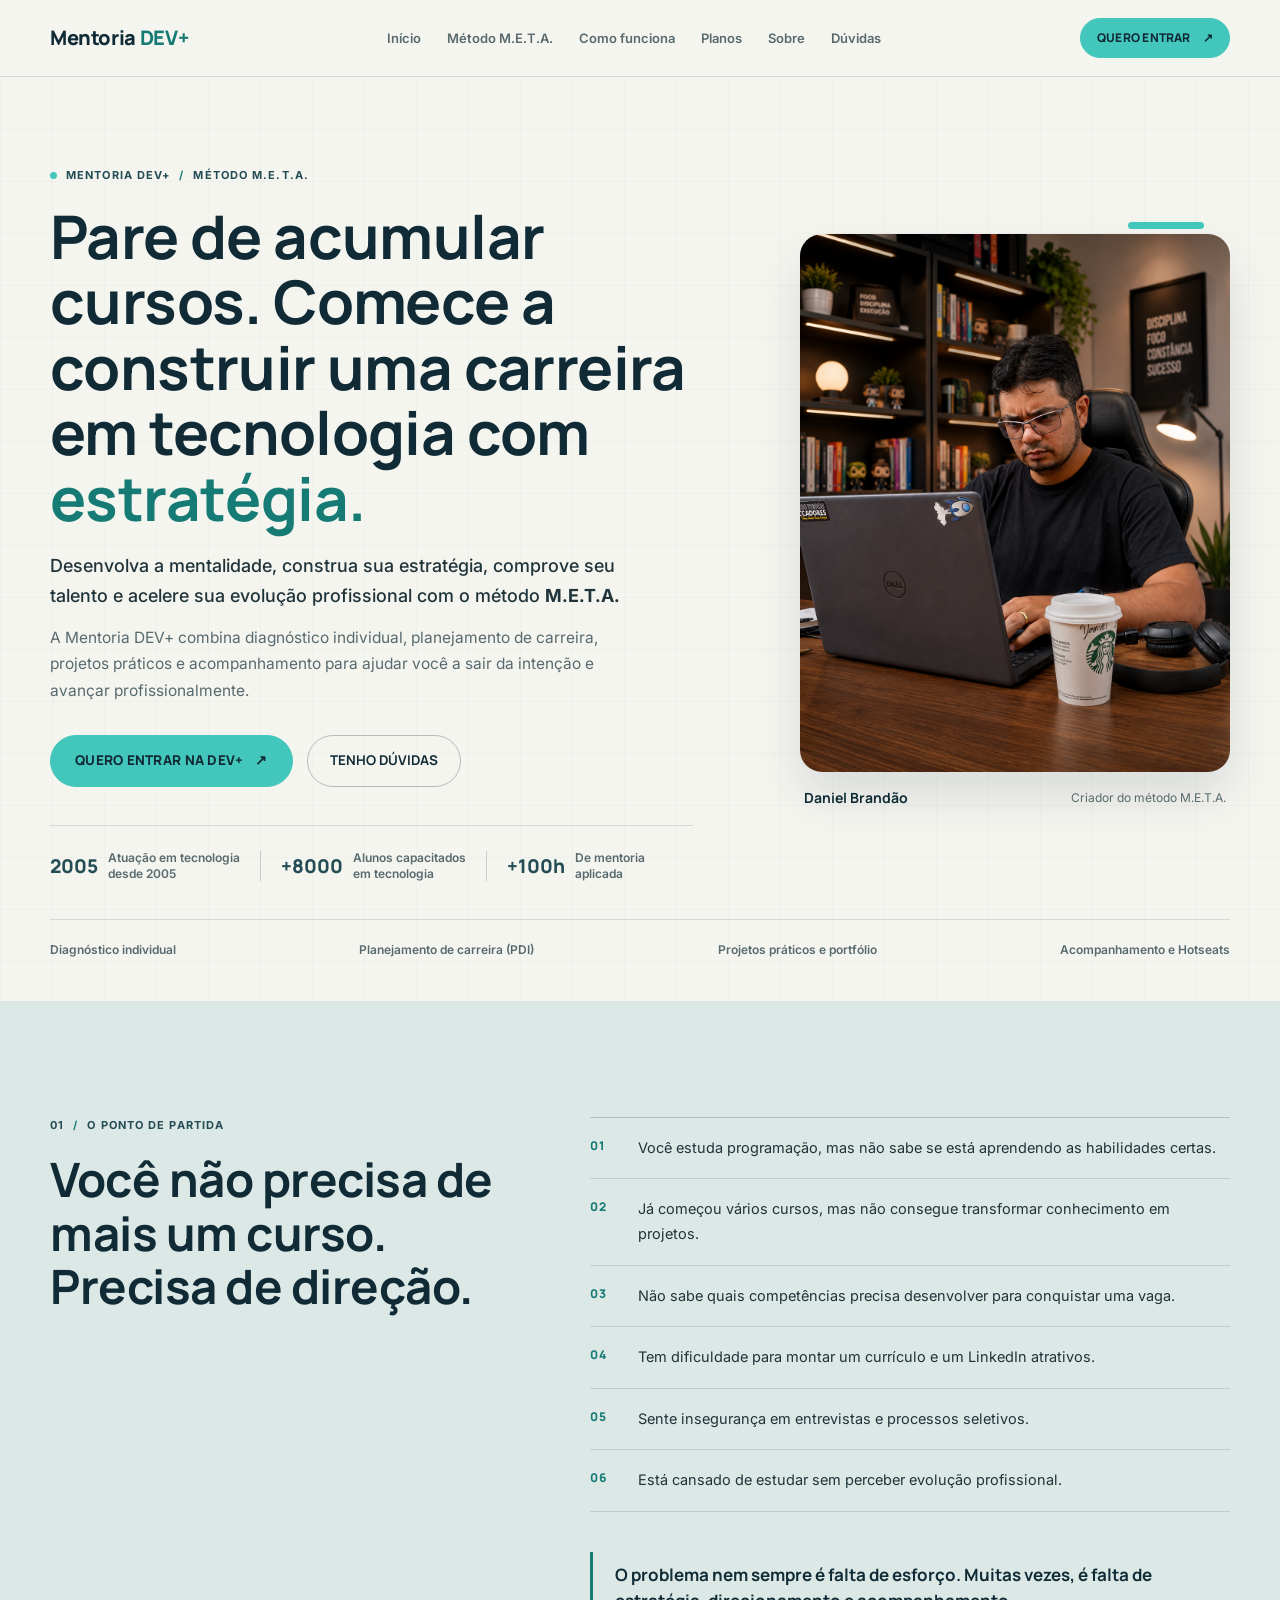
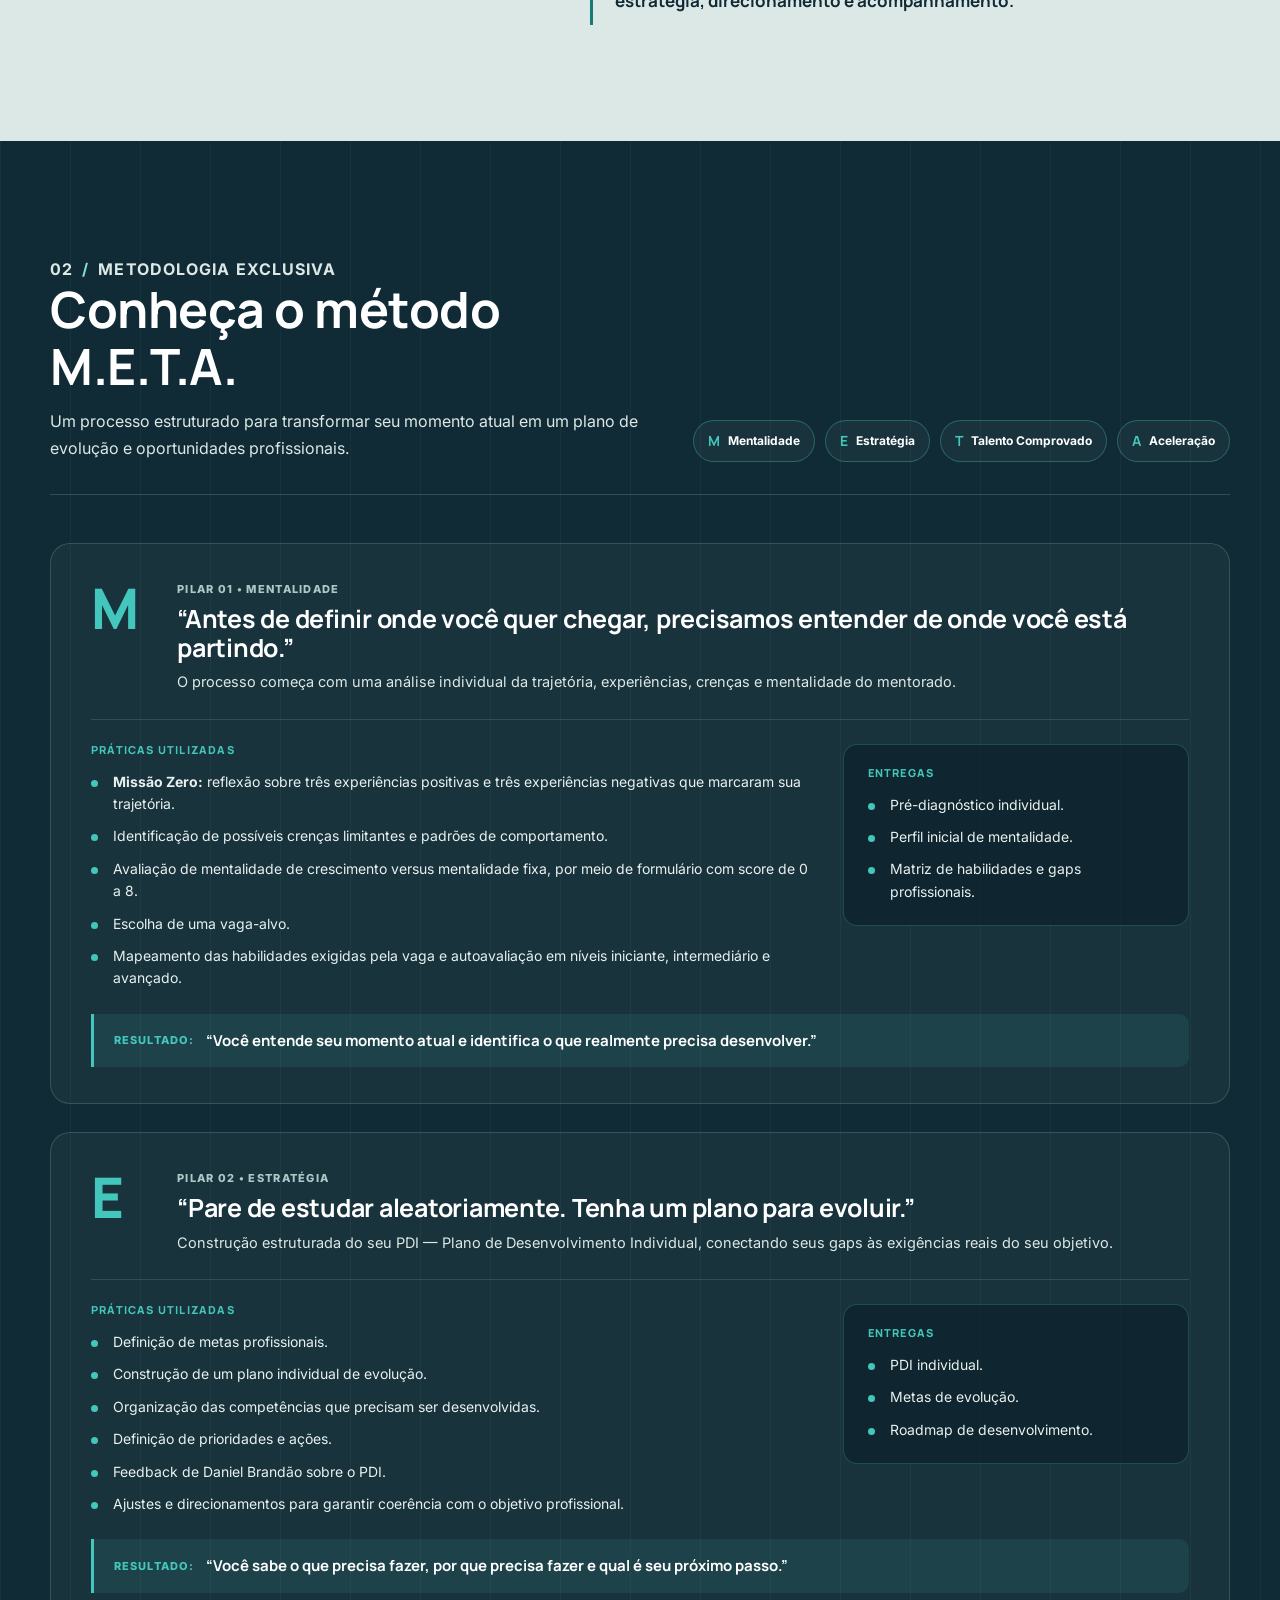
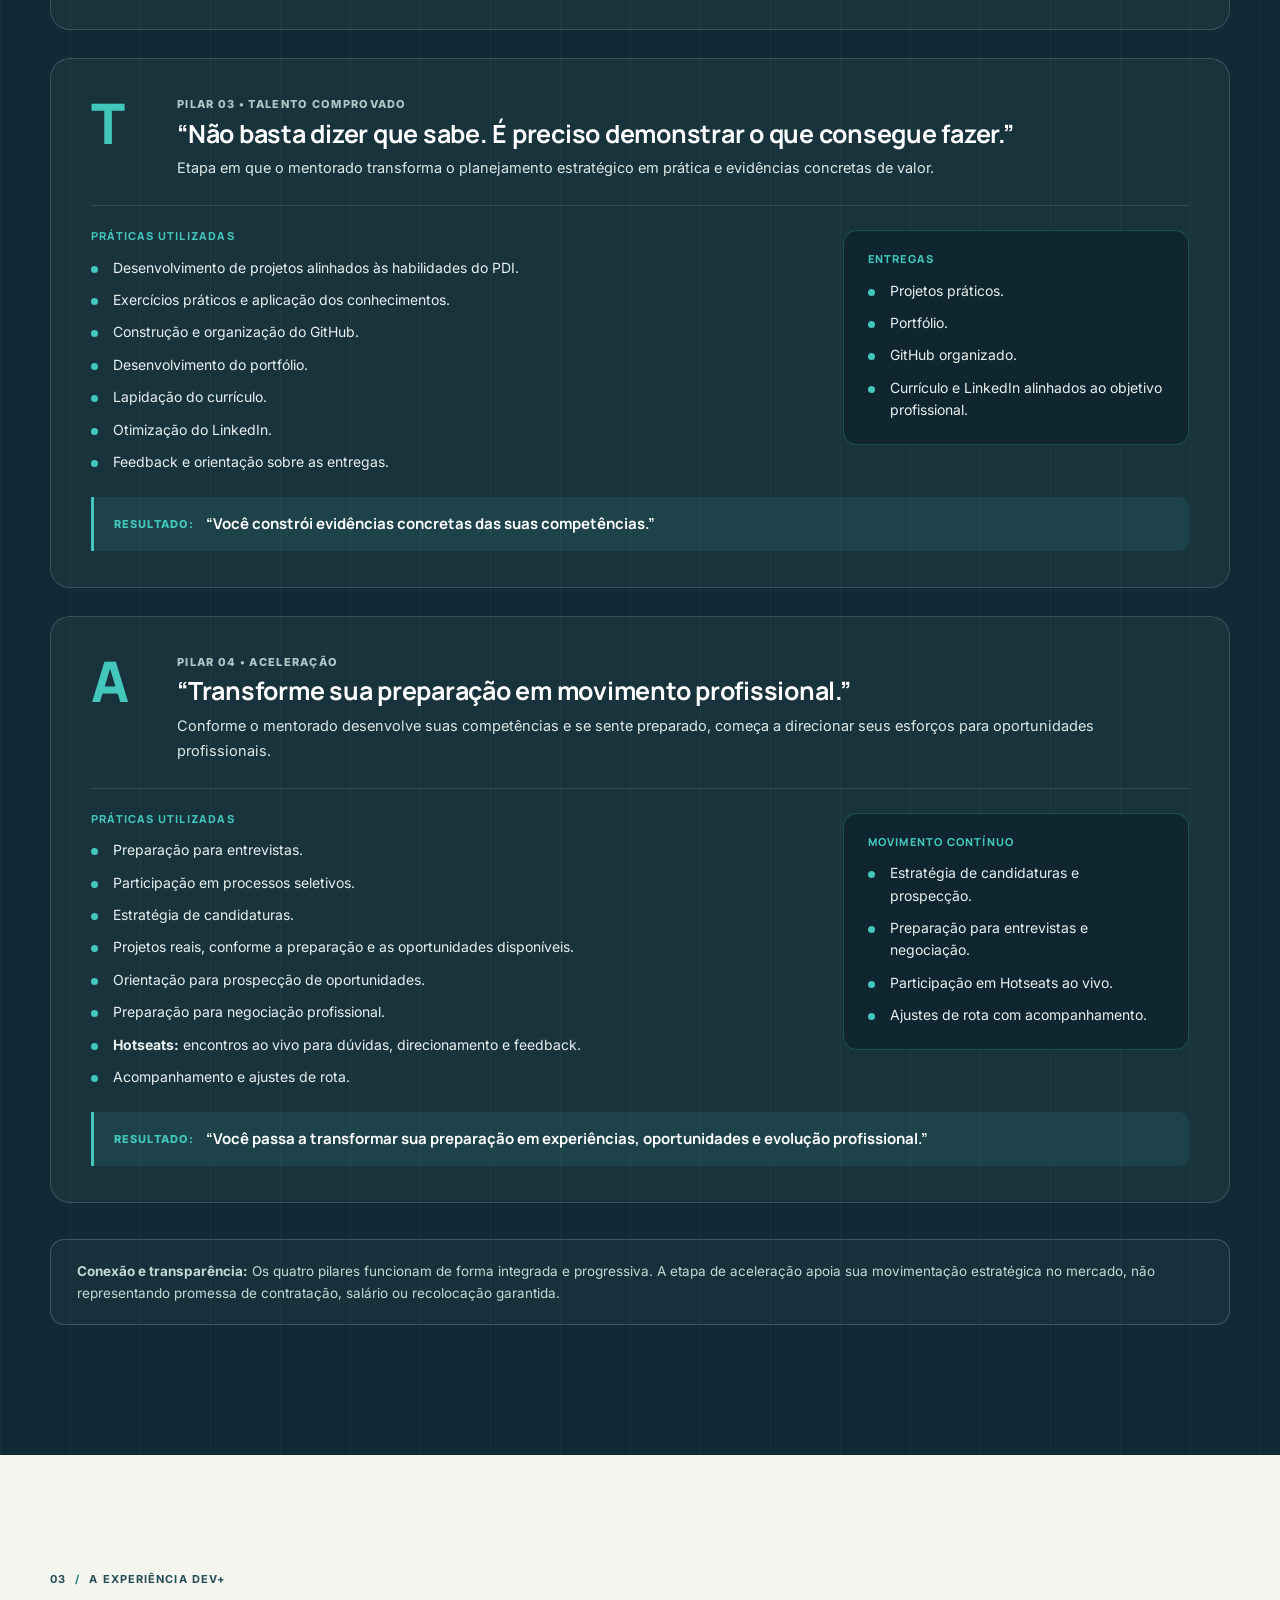
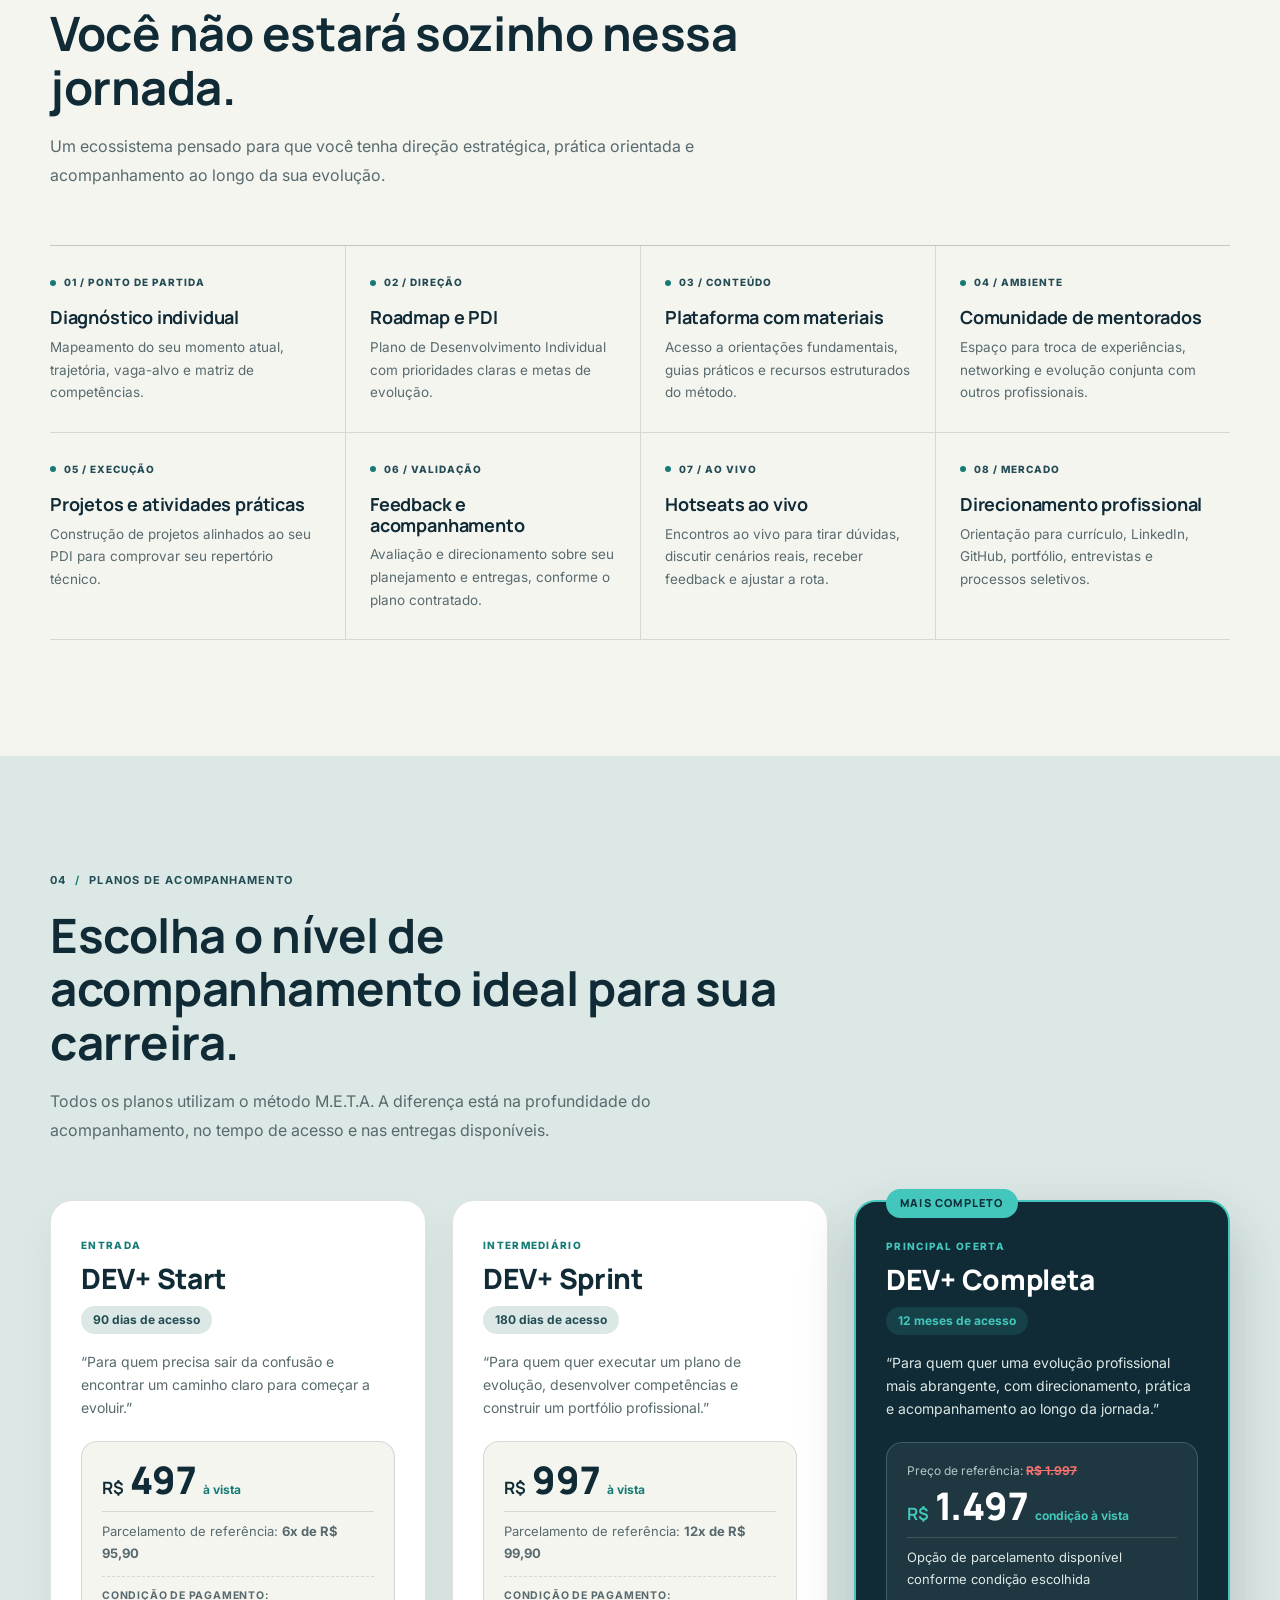
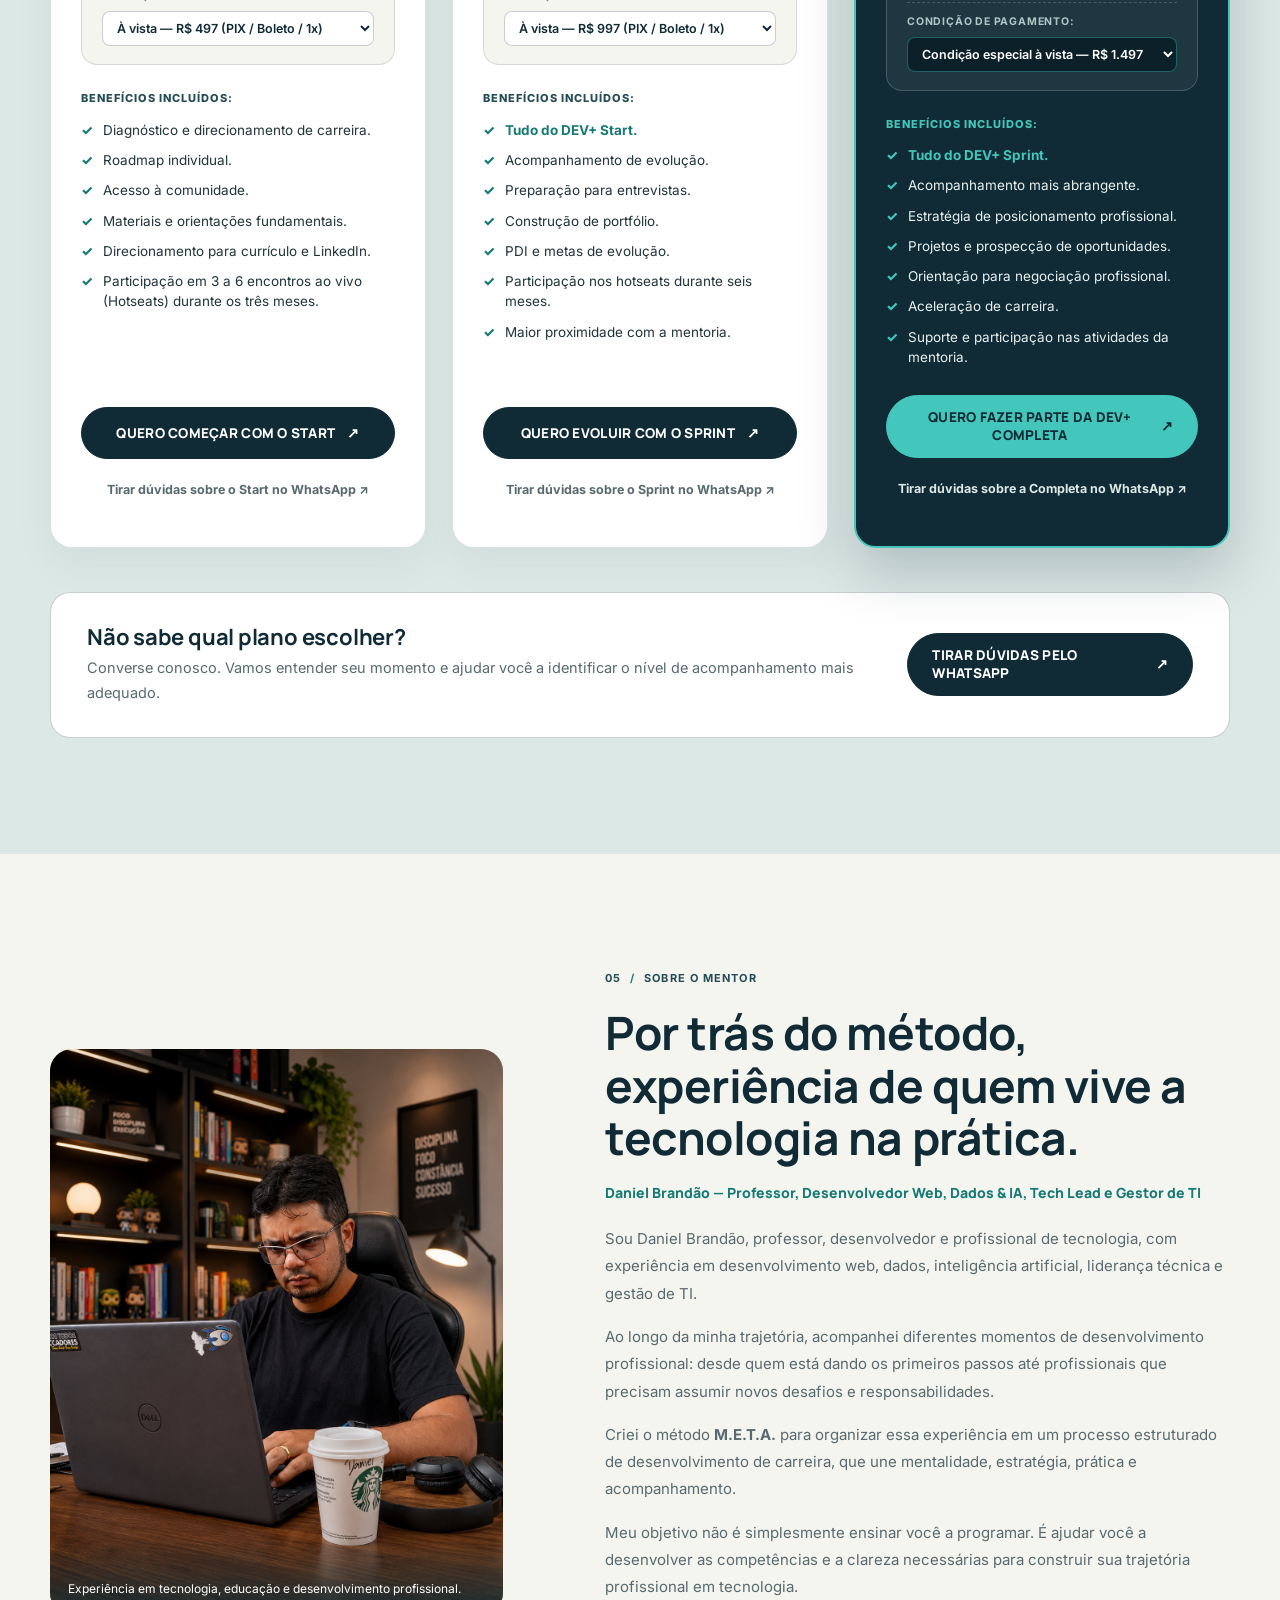
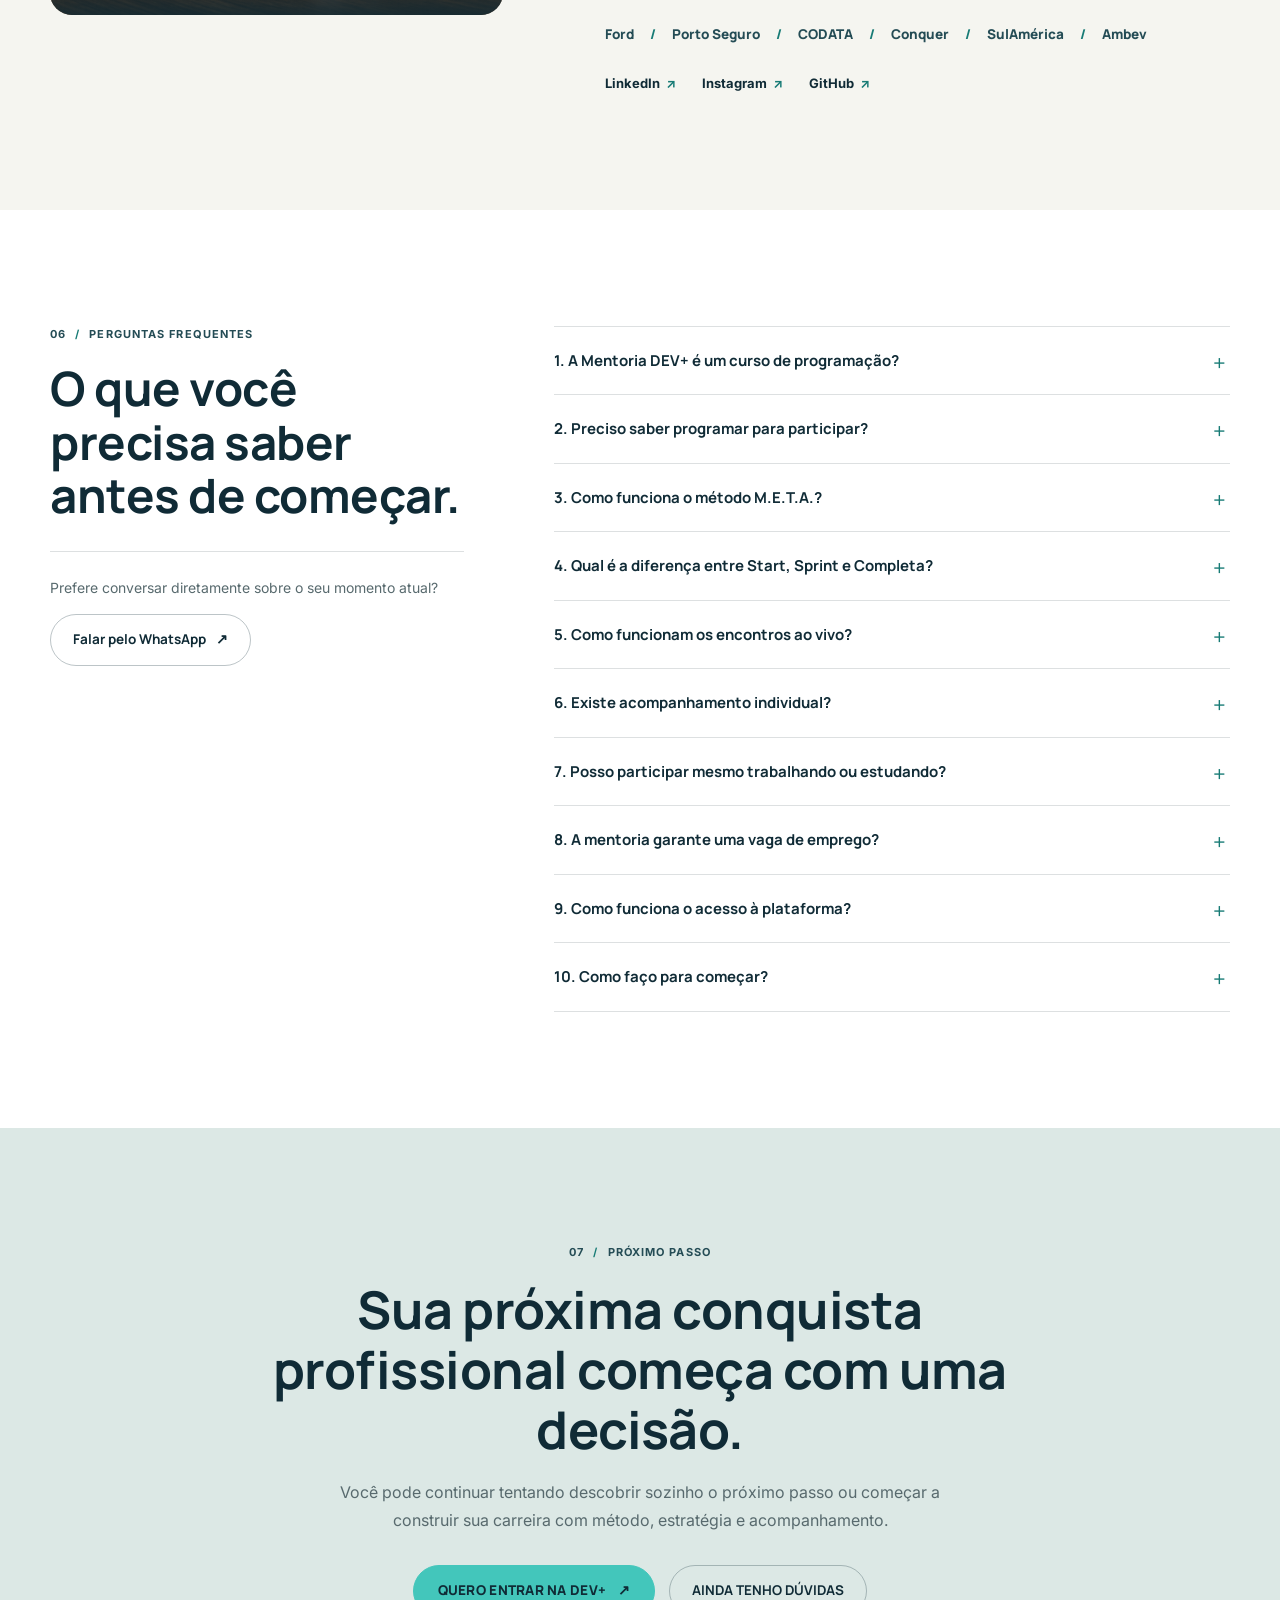
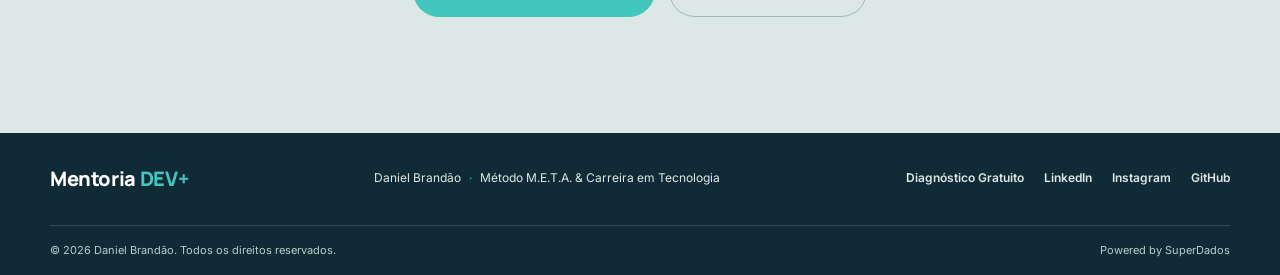
<file: mentoria/index_two.html>
<!DOCTYPE html>
<html lang="pt-BR">

<head>
    <meta charset="UTF-8">
    <meta name="viewport" content="width=device-width, initial-scale=1.0">
    <title>Mentoria DEV+ | Aceleração de Carreira em Tecnologia com Daniel Brandão</title>
    <meta name="description"
        content="Desenvolva sua carreira em tecnologia com o método M.E.T.A. Diagnóstico, estratégia, projetos práticos e acompanhamento profissional.">
    <meta name="theme-color" content="#F5F5F0">

    <!-- Open Graph / Compartilhamento -->
    <meta property="og:type" content="website">
    <meta property="og:locale" content="pt_BR">
    <meta property="og:title" content="Mentoria DEV+ | Aceleração de Carreira em Tecnologia com Daniel Brandão">
    <meta property="og:description"
        content="Desenvolva sua carreira em tecnologia com o método M.E.T.A. Diagnóstico, estratégia, projetos práticos e acompanhamento profissional.">
    <meta property="og:image" content="img/Daniel office.png">

    <link rel="preconnect" href="https://fonts.googleapis.com">
    <link rel="preconnect" href="https://fonts.gstatic.com" crossorigin>
    <link
        href="https://fonts.googleapis.com/css2?family=Inter:wght@400;500;600;700&family=Manrope:wght@500;600;700;800&display=swap"
        rel="stylesheet">
    <link rel="stylesheet" href="css/landing-two.css">
</head>

<body>
    <a class="skip-link" href="#conteudo">Pular para o conteúdo</a>

    <!-- ======================================================================
         MENU E NAVEGAÇÃO (SEÇÃO 13 — VISUAL EDITORIAL DE INDEX_ONE)
         ====================================================================== -->
    <header class="site-header">
        <div class="shell header-inner">
            <a class="wordmark" href="#inicio" aria-label="Mentoria DEV+, início">Mentoria<span>DEV+</span></a>

            <nav class="main-nav" aria-label="Navegação principal">
                <a href="#inicio">Início</a>
                <a href="#metodo-meta">Método M.E.T.A.</a>
                <a href="#como-funciona">Como funciona</a>
                <a href="#planos">Planos</a>
                <a href="#sobre">Sobre</a>
                <a href="#faq">Dúvidas</a>
            </nav>

            <div class="header-actions">
                <a class="button button-small" href="#planos">QUERO ENTRAR <span aria-hidden="true">↗</span></a>
                <button type="button" class="menu-toggle" id="mobile-menu-toggle" aria-expanded="false"
                    aria-controls="mobile-nav-drawer" aria-label="Abrir menu de navegação">
                    <svg viewBox="0 0 24 24" fill="none" stroke-width="2" stroke-linecap="round"
                        stroke-linejoin="round">
                        <line x1="3" y1="6" x2="21" y2="6"></line>
                        <line x1="3" y1="12" x2="21" y2="12"></line>
                        <line x1="3" y1="18" x2="21" y2="18"></line>
                    </svg>
                </button>
            </div>
        </div>

        <!-- Menu Mobile -->
        <nav class="nav-mobile" id="mobile-nav-drawer" aria-label="Menu Mobile">
            <ul>
                <li><a href="#inicio">Início</a></li>
                <li><a href="#metodo-meta">Método M.E.T.A.</a></li>
                <li><a href="#como-funciona">Como funciona</a></li>
                <li><a href="#planos">Planos</a></li>
                <li><a href="#sobre">Sobre</a></li>
                <li><a href="#faq">Dúvidas</a></li>
            </ul>
            <a class="button" href="#planos">QUERO ENTRAR <span aria-hidden="true">↗</span></a>
        </nav>
    </header>

    <main id="conteudo">
        <!-- ==================================================================
             SEÇÃO 1 — HERO / PRIMEIRA IMPRESSÃO
             ================================================================== -->
        <section class="hero section-pad" id="inicio" aria-labelledby="hero-title">
            <div class="shell hero-grid">
                <div class="hero-copy">
                    <p class="eyebrow">
                        <span class="eyebrow-mark" aria-hidden="true"></span>
                        Mentoria DEV+ <span class="eyebrow-divider">/</span> Método M.E.T.A.
                    </p>
                    <h1 id="hero-title">
                        Pare de acumular cursos. Comece a construir uma carreira em tecnologia com <em>estratégia.</em>
                    </h1>
                    <p class="hero-lede">
                        Desenvolva a mentalidade, construa sua estratégia, comprove seu talento e acelere sua evolução
                        profissional com o método <strong>M.E.T.A.</strong>
                    </p>
                    <p class="hero-sublede">
                        A Mentoria DEV+ combina diagnóstico individual, planejamento de carreira, projetos práticos e
                        acompanhamento para ajudar você a sair da intenção e avançar profissionalmente.
                    </p>

                    <div class="hero-actions">
                        <a class="button" href="#planos">
                            QUERO ENTRAR NA DEV+ <span aria-hidden="true">↗</span>
                        </a>
                        <a class="button-outline" href="#" data-wa-key="geral">
                            TENHO DÚVIDAS
                        </a>
                    </div>

                    <div class="hero-proof" aria-label="Indicadores comprovados do mentor">
                        <div class="proof-item">
                            <span class="proof-year">2005</span>
                            <span>Atuação em tecnologia<br>desde 2005</span>
                        </div>
                        <span class="proof-rule" aria-hidden="true"></span>
                        <div class="proof-item">
                            <span class="proof-year">+8000</span>
                            <span>Alunos capacitados<br>em tecnologia</span>
                        </div>
                        <span class="proof-rule" aria-hidden="true"></span>
                        <div class="proof-item">
                            <span class="proof-year">+100h</span>
                            <span>De mentoria<br>aplicada</span>
                        </div>
                    </div>
                </div>

                <figure class="hero-portrait">
                    <img src="img/Daniel%20office.png" alt="Daniel Brandão em ambiente profissional" width="1122"
                        height="1402" fetchpriority="high">
                    <figcaption>
                        <span>Daniel Brandão</span>
                        <span>Criador do método M.E.T.A.</span>
                    </figcaption>
                </figure>
            </div>

            <div class="hero-bottom shell" aria-hidden="true">
                <span>Diagnóstico individual</span>
                <span>Planejamento de carreira (PDI)</span>
                <span>Projetos práticos e portfólio</span>
                <span>Acompanhamento e Hotseats</span>
            </div>
        </section>

        <!-- ==================================================================
             SEÇÃO 2 — IDENTIFICAÇÃO COM O PROBLEMA
             ================================================================== -->
        <section class="problem section-pad" id="problema" aria-labelledby="problem-title">
            <div class="shell problem-layout">
                <div class="section-heading">
                    <p class="eyebrow">01 <span class="eyebrow-divider">/</span> O ponto de partida</p>
                    <h2 id="problem-title">Você não precisa de mais um curso. Precisa de direção.</h2>
                </div>

                <div class="problem-list">
                    <p><span>01</span> Você estuda programação, mas não sabe se está aprendendo as habilidades certas.
                    </p>
                    <p><span>02</span> Já começou vários cursos, mas não consegue transformar conhecimento em projetos.
                    </p>
                    <p><span>03</span> Não sabe quais competências precisa desenvolver para conquistar uma vaga.</p>
                    <p><span>04</span> Tem dificuldade para montar um currículo e um LinkedIn atrativos.</p>
                    <p><span>05</span> Sente insegurança em entrevistas e processos seletivos.</p>
                    <p><span>06</span> Está cansado de estudar sem perceber evolução profissional.</p>
                </div>

                <blockquote class="problem-note">
                    O problema nem sempre é falta de esforço. Muitas vezes, é falta de estratégia, direcionamento e
                    acompanhamento.
                </blockquote>
            </div>
        </section>

        <!-- ==================================================================
             SEÇÃO 3 — APRESENTAÇÃO DO MÉTODO M.E.T.A. (APROFUNDADA)
             ================================================================== -->
        <section class="method-deep section-pad" id="metodo-meta" aria-labelledby="method-title">
            <div class="shell">
                <div class="method-header-grid">
                    <div>
                        <p class="eyebrow eyebrow-light">02 <span class="eyebrow-divider">/</span> Metodologia exclusiva
                        </p>
                        <h2 id="method-title">Conheça o método M.E.T.A.</h2>
                        <p>Um processo estruturado para transformar seu momento atual em um plano de evolução e
                            oportunidades profissionais.</p>
                    </div>

                    <div class="meta-pill-track" aria-label="Os quatro pilares conectados">
                        <span class="meta-pill-item"><strong>M</strong> Mentalidade</span>
                        <span class="meta-pill-item"><strong>E</strong> Estratégia</span>
                        <span class="meta-pill-item"><strong>T</strong> Talento Comprovado</span>
                        <span class="meta-pill-item"><strong>A</strong> Aceleração</span>
                    </div>
                </div>

                <div class="meta-cards-list">
                    <!-- PILAR M -->
                    <article class="meta-editorial-card">
                        <div class="meta-card-top">
                            <span class="meta-big-letter" aria-hidden="true">M</span>
                            <div class="meta-card-titles">
                                <span class="meta-step-tag">Pilar 01 • Mentalidade</span>
                                <h3>“Antes de definir onde você quer chegar, precisamos entender de onde você está
                                    partindo.”</h3>
                                <p>O processo começa com uma análise individual da trajetória, experiências, crenças e
                                    mentalidade do mentorado.</p>
                            </div>
                        </div>

                        <div class="meta-card-columns">
                            <div>
                                <h4 class="meta-col-title">Práticas utilizadas</h4>
                                <ul class="meta-check-list">
                                    <li><strong>Missão Zero:</strong> reflexão sobre três experiências positivas e três
                                        experiências negativas que marcaram sua trajetória.</li>
                                    <li>Identificação de possíveis crenças limitantes e padrões de comportamento.</li>
                                    <li>Avaliação de mentalidade de crescimento versus mentalidade fixa, por meio de
                                        formulário com score de 0 a 8.</li>
                                    <li>Escolha de uma vaga-alvo.</li>
                                    <li>Mapeamento das habilidades exigidas pela vaga e autoavaliação em níveis
                                        iniciante, intermediário e avançado.</li>
                                </ul>
                            </div>

                            <div class="meta-deliverables-panel">
                                <h4 class="meta-col-title">Entregas</h4>
                                <ul class="meta-check-list">
                                    <li>Pré-diagnóstico individual.</li>
                                    <li>Perfil inicial de mentalidade.</li>
                                    <li>Matriz de habilidades e gaps profissionais.</li>
                                </ul>
                            </div>
                        </div>

                        <div class="meta-outcome-strip">
                            <strong>Resultado:</strong>
                            <span>“Você entende seu momento atual e identifica o que realmente precisa
                                desenvolver.”</span>
                        </div>
                    </article>

                    <!-- PILAR E -->
                    <article class="meta-editorial-card">
                        <div class="meta-card-top">
                            <span class="meta-big-letter" aria-hidden="true">E</span>
                            <div class="meta-card-titles">
                                <span class="meta-step-tag">Pilar 02 • Estratégia</span>
                                <h3>“Pare de estudar aleatoriamente. Tenha um plano para evoluir.”</h3>
                                <p>Construção estruturada do seu PDI — Plano de Desenvolvimento Individual, conectando
                                    seus gaps às exigências reais do seu objetivo.</p>
                            </div>
                        </div>

                        <div class="meta-card-columns">
                            <div>
                                <h4 class="meta-col-title">Práticas utilizadas</h4>
                                <ul class="meta-check-list">
                                    <li>Definição de metas profissionais.</li>
                                    <li>Construção de um plano individual de evolução.</li>
                                    <li>Organização das competências que precisam ser desenvolvidas.</li>
                                    <li>Definição de prioridades e ações.</li>
                                    <li>Feedback de Daniel Brandão sobre o PDI.</li>
                                    <li>Ajustes e direcionamentos para garantir coerência com o objetivo profissional.
                                    </li>
                                </ul>
                            </div>

                            <div class="meta-deliverables-panel">
                                <h4 class="meta-col-title">Entregas</h4>
                                <ul class="meta-check-list">
                                    <li>PDI individual.</li>
                                    <li>Metas de evolução.</li>
                                    <li>Roadmap de desenvolvimento.</li>
                                </ul>
                            </div>
                        </div>

                        <div class="meta-outcome-strip">
                            <strong>Resultado:</strong>
                            <span>“Você sabe o que precisa fazer, por que precisa fazer e qual é seu próximo
                                passo.”</span>
                        </div>
                    </article>

                    <!-- PILAR T -->
                    <article class="meta-editorial-card">
                        <div class="meta-card-top">
                            <span class="meta-big-letter" aria-hidden="true">T</span>
                            <div class="meta-card-titles">
                                <span class="meta-step-tag">Pilar 03 • Talento Comprovado</span>
                                <h3>“Não basta dizer que sabe. É preciso demonstrar o que consegue fazer.”</h3>
                                <p>Etapa em que o mentorado transforma o planejamento estratégico em prática e
                                    evidências concretas de valor.</p>
                            </div>
                        </div>

                        <div class="meta-card-columns">
                            <div>
                                <h4 class="meta-col-title">Práticas utilizadas</h4>
                                <ul class="meta-check-list">
                                    <li>Desenvolvimento de projetos alinhados às habilidades do PDI.</li>
                                    <li>Exercícios práticos e aplicação dos conhecimentos.</li>
                                    <li>Construção e organização do GitHub.</li>
                                    <li>Desenvolvimento do portfólio.</li>
                                    <li>Lapidação do currículo.</li>
                                    <li>Otimização do LinkedIn.</li>
                                    <li>Feedback e orientação sobre as entregas.</li>
                                </ul>
                            </div>

                            <div class="meta-deliverables-panel">
                                <h4 class="meta-col-title">Entregas</h4>
                                <ul class="meta-check-list">
                                    <li>Projetos práticos.</li>
                                    <li>Portfólio.</li>
                                    <li>GitHub organizado.</li>
                                    <li>Currículo e LinkedIn alinhados ao objetivo profissional.</li>
                                </ul>
                            </div>
                        </div>

                        <div class="meta-outcome-strip">
                            <strong>Resultado:</strong>
                            <span>“Você constrói evidências concretas das suas competências.”</span>
                        </div>
                    </article>

                    <!-- PILAR A -->
                    <article class="meta-editorial-card">
                        <div class="meta-card-top">
                            <span class="meta-big-letter" aria-hidden="true">A</span>
                            <div class="meta-card-titles">
                                <span class="meta-step-tag">Pilar 04 • Aceleração</span>
                                <h3>“Transforme sua preparação em movimento profissional.”</h3>
                                <p>Conforme o mentorado desenvolve suas competências e se sente preparado, começa a
                                    direcionar seus esforços para oportunidades profissionais.</p>
                            </div>
                        </div>

                        <div class="meta-card-columns">
                            <div>
                                <h4 class="meta-col-title">Práticas utilizadas</h4>
                                <ul class="meta-check-list">
                                    <li>Preparação para entrevistas.</li>
                                    <li>Participação em processos seletivos.</li>
                                    <li>Estratégia de candidaturas.</li>
                                    <li>Projetos reais, conforme a preparação e as oportunidades disponíveis.</li>
                                    <li>Orientação para prospecção de oportunidades.</li>
                                    <li>Preparação para negociação profissional.</li>
                                    <li><strong>Hotseats:</strong> encontros ao vivo para dúvidas, direcionamento e
                                        feedback.</li>
                                    <li>Acompanhamento e ajustes de rota.</li>
                                </ul>
                            </div>

                            <div class="meta-deliverables-panel">
                                <h4 class="meta-col-title">Movimento contínuo</h4>
                                <ul class="meta-check-list">
                                    <li>Estratégia de candidaturas e prospecção.</li>
                                    <li>Preparação para entrevistas e negociação.</li>
                                    <li>Participação em Hotseats ao vivo.</li>
                                    <li>Ajustes de rota com acompanhamento.</li>
                                </ul>
                            </div>
                        </div>

                        <div class="meta-outcome-strip">
                            <strong>Resultado:</strong>
                            <span>“Você passa a transformar sua preparação em experiências, oportunidades e evolução
                                profissional.”</span>
                        </div>
                    </article>
                </div>

                <p class="method-transparency-note">
                    <strong>Conexão e transparência:</strong> Os quatro pilares funcionam de forma integrada e
                    progressiva. A etapa de aceleração apoia sua movimentação estratégica no mercado, não representando
                    promessa de contratação, salário ou recolocação garantida.
                </p>
            </div>
        </section>

        <!-- ==================================================================
             SEÇÃO 5 — COMO FUNCIONA A EXPERIÊNCIA DEV+
             ================================================================== -->
        <section class="experience section-pad" id="como-funciona" aria-labelledby="experience-title">
            <div class="shell">
                <div class="section-heading section-heading-wide">
                    <p class="eyebrow">03 <span class="eyebrow-divider">/</span> A experiência DEV+</p>
                    <h2 id="experience-title">Você não estará sozinho nessa jornada.</h2>
                    <p>Um ecossistema pensado para que você tenha direção estratégica, prática orientada e
                        acompanhamento ao longo da sua evolução.</p>
                </div>

                <div class="experience-grid">
                    <article class="experience-item">
                        <span>01 / Ponto de partida</span>
                        <h3>Diagnóstico individual</h3>
                        <p>Mapeamento do seu momento atual, trajetória, vaga-alvo e matriz de competências.</p>
                    </article>

                    <article class="experience-item">
                        <span>02 / Direção</span>
                        <h3>Roadmap e PDI</h3>
                        <p>Plano de Desenvolvimento Individual com prioridades claras e metas de evolução.</p>
                    </article>

                    <article class="experience-item">
                        <span>03 / Conteúdo</span>
                        <h3>Plataforma com materiais</h3>
                        <p>Acesso a orientações fundamentais, guias práticos e recursos estruturados do método.</p>
                    </article>

                    <article class="experience-item">
                        <span>04 / Ambiente</span>
                        <h3>Comunidade de mentorados</h3>
                        <p>Espaço para troca de experiências, networking e evolução conjunta com outros profissionais.
                        </p>
                    </article>

                    <article class="experience-item">
                        <span>05 / Execução</span>
                        <h3>Projetos e atividades práticas</h3>
                        <p>Construção de projetos alinhados ao seu PDI para comprovar seu repertório técnico.</p>
                    </article>

                    <article class="experience-item">
                        <span>06 / Validação</span>
                        <h3>Feedback e acompanhamento</h3>
                        <p>Avaliação e direcionamento sobre seu planejamento e entregas, conforme o plano contratado.
                        </p>
                    </article>

                    <article class="experience-item">
                        <span>07 / Ao vivo</span>
                        <h3>Hotseats ao vivo</h3>
                        <p>Encontros ao vivo para tirar dúvidas, discutir cenários reais, receber feedback e ajustar a
                            rota.</p>
                    </article>

                    <article class="experience-item">
                        <span>08 / Mercado</span>
                        <h3>Direcionamento profissional</h3>
                        <p>Orientação para currículo, LinkedIn, GitHub, portfólio, entrevistas e processos seletivos.
                        </p>
                    </article>
                </div>
            </div>
        </section>

        <!-- ==================================================================
             SEÇÃO 6 — ESCOLHA SEU PLANO DEV+ (OFERTA PRINCIPAL)
             ================================================================== -->
        <section class="plans-editorial section-pad" id="planos" aria-labelledby="plans-title">
            <div class="shell">
                <div class="section-heading section-heading-wide">
                    <p class="eyebrow">04 <span class="eyebrow-divider">/</span> Planos de acompanhamento</p>
                    <h2 id="plans-title">Escolha o nível de acompanhamento ideal para sua carreira.</h2>
                    <p>Todos os planos utilizam o método M.E.T.A. A diferença está na profundidade do acompanhamento, no
                        tempo de acesso e nas entregas disponíveis.</p>
                </div>

                <div class="plans-grid">
                    <!-- PLANO 1 — DEV+ START -->
                    <article class="plan-card" id="plano-start">
                        <div>
                            <span class="plan-tier">ENTRADA</span>
                            <h3 class="plan-name">DEV+ Start</h3>
                            <span class="plan-duration">90 dias de acesso</span>
                            <p class="plan-desc">
                                “Para quem precisa sair da confusão e encontrar um caminho claro para começar a
                                evoluir.”
                            </p>

                            <div class="plan-price-panel">
                                <div class="price-row">
                                    <span class="price-currency">R$</span>
                                    <span class="price-value">497</span>
                                    <span class="price-cash-tag">à vista</span>
                                </div>
                                <div class="price-installment">
                                    Parcelamento de referência: <strong>6x de R$ 95,90</strong>
                                </div>

                                <div class="payment-select-group">
                                    <label for="condition-start">Condição de pagamento:</label>
                                    <select id="condition-start" class="payment-condition-select"
                                        data-condition-for="start">
                                        <option value="avista">À vista — R$ 497 (PIX / Boleto / 1x)</option>
                                        <option value="parcelado">Parcelado — até 6x de R$ 95,90</option>
                                    </select>
                                </div>
                            </div>

                            <div class="plan-features-heading">Benefícios incluídos:</div>
                            <ul class="plan-features-list">
                                <li>Diagnóstico e direcionamento de carreira.</li>
                                <li>Roadmap individual.</li>
                                <li>Acesso à comunidade.</li>
                                <li>Materiais e orientações fundamentais.</li>
                                <li>Direcionamento para currículo e LinkedIn.</li>
                                <li>Participação em 3 a 6 encontros ao vivo (Hotseats) durante os três meses.</li>
                            </ul>
                        </div>

                        <div class="plan-cta-stack">
                            <button type="button" class="button button-navy" data-plan-checkout="start">
                                QUERO COMEÇAR COM O START <span aria-hidden="true">↗</span>
                            </button>
                            <a href="#" data-wa-key="start" class="plan-doubt-link">
                                Tirar dúvidas sobre o Start no WhatsApp ↗
                            </a>
                        </div>
                    </article>

                    <!-- PLANO 2 — DEV+ SPRINT -->
                    <article class="plan-card" id="plano-sprint">
                        <div>
                            <span class="plan-tier">INTERMEDIÁRIO</span>
                            <h3 class="plan-name">DEV+ Sprint</h3>
                            <span class="plan-duration">180 dias de acesso</span>
                            <p class="plan-desc">
                                “Para quem quer executar um plano de evolução, desenvolver competências e construir um
                                portfólio profissional.”
                            </p>

                            <div class="plan-price-panel">
                                <div class="price-row">
                                    <span class="price-currency">R$</span>
                                    <span class="price-value">997</span>
                                    <span class="price-cash-tag">à vista</span>
                                </div>
                                <div class="price-installment">
                                    Parcelamento de referência: <strong>12x de R$ 99,90</strong>
                                </div>

                                <div class="payment-select-group">
                                    <label for="condition-sprint">Condição de pagamento:</label>
                                    <select id="condition-sprint" class="payment-condition-select"
                                        data-condition-for="sprint">
                                        <option value="avista">À vista — R$ 997 (PIX / Boleto / 1x)</option>
                                        <option value="parcelado">Parcelado — até 12x de R$ 99,90</option>
                                    </select>
                                </div>
                            </div>

                            <div class="plan-features-heading">Benefícios incluídos:</div>
                            <ul class="plan-features-list">
                                <li class="inherited">Tudo do DEV+ Start.</li>
                                <li>Acompanhamento de evolução.</li>
                                <li>Preparação para entrevistas.</li>
                                <li>Construção de portfólio.</li>
                                <li>PDI e metas de evolução.</li>
                                <li>Participação nos hotseats durante seis meses.</li>
                                <li>Maior proximidade com a mentoria.</li>
                            </ul>
                        </div>

                        <div class="plan-cta-stack">
                            <button type="button" class="button button-navy" data-plan-checkout="sprint">
                                QUERO EVOLUIR COM O SPRINT <span aria-hidden="true">↗</span>
                            </button>
                            <a href="#" data-wa-key="sprint" class="plan-doubt-link">
                                Tirar dúvidas sobre o Sprint no WhatsApp ↗
                            </a>
                        </div>
                    </article>

                    <!-- PLANO 3 — DEV+ COMPLETA (OFERTA PRINCIPAL EM DESTAQUE) -->
                    <article class="plan-card plan-featured" id="plano-completa">
                        <span class="plan-badge-top">MAIS COMPLETO</span>
                        <div>
                            <span class="plan-tier">PRINCIPAL OFERTA</span>
                            <h3 class="plan-name">DEV+ Completa</h3>
                            <span class="plan-duration">12 meses de acesso</span>
                            <p class="plan-desc">
                                “Para quem quer uma evolução profissional mais abrangente, com direcionamento, prática e
                                acompanhamento ao longo da jornada.”
                            </p>

                            <div class="plan-price-panel">
                                <span class="price-anchor">Preço de referência: <s>R$ 1.997</s></span>
                                <div class="price-row">
                                    <span class="price-currency">R$</span>
                                    <span class="price-value">1.497</span>
                                    <span class="price-cash-tag">condição à vista</span>
                                </div>
                                <div class="price-installment" id="completa-installment-display">
                                    Opção de parcelamento disponível conforme condição escolhida
                                </div>

                                <div class="payment-select-group">
                                    <label for="condition-completa">Condição de pagamento:</label>
                                    <select id="condition-completa" class="payment-condition-select"
                                        data-condition-for="completa">
                                        <option value="avista">Condição especial à vista — R$ 1.497</option>
                                        <option value="parcelado">Condição parcelada no cartão</option>
                                    </select>
                                </div>
                            </div>

                            <div class="plan-features-heading">Benefícios incluídos:</div>
                            <ul class="plan-features-list">
                                <li class="inherited">Tudo do DEV+ Sprint.</li>
                                <li>Acompanhamento mais abrangente.</li>
                                <li>Estratégia de posicionamento profissional.</li>
                                <li>Projetos e prospecção de oportunidades.</li>
                                <li>Orientação para negociação profissional.</li>
                                <li>Aceleração de carreira.</li>
                                <li>Suporte e participação nas atividades da mentoria.</li>
                            </ul>
                        </div>

                        <div class="plan-cta-stack">
                            <button type="button" class="button" data-plan-checkout="completa">
                                QUERO FAZER PARTE DA DEV+ COMPLETA <span aria-hidden="true">↗</span>
                            </button>
                            <a href="#" data-wa-key="completa" class="plan-doubt-link">
                                Tirar dúvidas sobre a Completa no WhatsApp ↗
                            </a>
                        </div>
                    </article>
                </div>

                <!-- Bloco de ajuda abaixo dos planos -->
                <div class="plans-assist-bar">
                    <div>
                        <h3>Não sabe qual plano escolher?</h3>
                        <p>Converse conosco. Vamos entender seu momento e ajudar você a identificar o nível de
                            acompanhamento mais adequado.</p>
                    </div>
                    <a href="#" data-wa-key="escolhaPlano" class="button button-navy">
                        TIRAR DÚVIDAS PELO WHATSAPP <span aria-hidden="true">↗</span>
                    </a>
                </div>
            </div>
        </section>

        <!-- ==================================================================
             SEÇÃO 9 — SOBRE DANIEL BRANDÃO
             ================================================================== -->
        <section class="mentor section-pad" id="sobre" aria-labelledby="mentor-title">
            <div class="shell mentor-grid">
                <figure class="mentor-photo">
                    <img src="img/Daniel%20office.png" alt="Daniel Brandão em ambiente profissional" width="1122"
                        height="1402" loading="lazy">
                    <figcaption>Experiência em tecnologia, educação e desenvolvimento profissional.</figcaption>
                </figure>

                <div class="mentor-copy">
                    <p class="eyebrow">05 <span class="eyebrow-divider">/</span> Sobre o mentor</p>
                    <h2 id="mentor-title">Por trás do método, experiência de quem vive a tecnologia na prática.</h2>
                    <p class="mentor-role">Daniel Brandão — Professor, Desenvolvedor Web, Dados &amp; IA, Tech Lead e
                        Gestor de TI</p>

                    <p>
                        Sou Daniel Brandão, professor, desenvolvedor e profissional de tecnologia, com experiência em
                        desenvolvimento web, dados, inteligência artificial, liderança técnica e gestão de TI.
                    </p>
                    <p>
                        Ao longo da minha trajetória, acompanhei diferentes momentos de desenvolvimento profissional:
                        desde quem está dando os primeiros passos até profissionais que precisam assumir novos desafios
                        e responsabilidades.
                    </p>
                    <p>
                        Criei o método <strong>M.E.T.A.</strong> para organizar essa experiência em um processo
                        estruturado de desenvolvimento de carreira, que une mentalidade, estratégia, prática e
                        acompanhamento.
                    </p>
                    <p>
                        Meu objetivo não é simplesmente ensinar você a programar. É ajudar você a desenvolver as
                        competências e a clareza necessárias para construir sua trajetória profissional em tecnologia.
                    </p>

                    <ul class="organization-list" aria-label="Organizações na trajetória de Daniel Brandão">
                        <li>Ford</li>
                        <li>Porto Seguro</li>
                        <li>CODATA</li>
                        <li>Conquer</li>
                        <li>SulAmérica</li>
                        <li>Ambev</li>
                    </ul>

                    <nav class="social-links" aria-label="Redes sociais de Daniel Brandão">
                        <a href="https://www.linkedin.com/in/profdanielbrandao" target="_blank"
                            rel="noopener noreferrer">LinkedIn <span aria-hidden="true">↗</span></a>
                        <a href="https://www.instagram.com/profdanielbrandao" target="_blank"
                            rel="noopener noreferrer">Instagram <span aria-hidden="true">↗</span></a>
                        <a href="https://github.com/danielbrandao" target="_blank" rel="noopener noreferrer">GitHub
                            <span aria-hidden="true">↗</span></a>
                    </nav>
                </div>
            </div>
        </section>

        <!-- ==================================================================
             SEÇÃO 10 — DEPOIMENTOS E RESULTADOS
             (Oculta por padrão até que histórias reais autorizadas sejam inseridas)
             ================================================================== -->
        <section class="testimonials-editorial section-pad" id="depoimentos" hidden>
            <div class="shell">
                <div class="section-heading section-heading-wide">
                    <p class="eyebrow">06 <span class="eyebrow-divider">/</span> Resultados reais</p>
                    <h2>Histórias de quem decidiu levar a carreira a sério.</h2>
                </div>
                <div class="testimonials-grid" id="testimonials-grid"></div>
            </div>
        </section>

        <!-- ==================================================================
             SEÇÃO 11 — FAQ (PERGUNTAS FREQUENTES)
             ================================================================== -->
        <section class="faq section-pad" id="faq" aria-labelledby="faq-title">
            <div class="shell faq-layout">
                <div class="section-heading">
                    <p class="eyebrow">06 <span class="eyebrow-divider">/</span> Perguntas frequentes</p>
                    <h2 id="faq-title">O que você precisa saber antes de começar.</h2>

                    <div class="faq-left-cta">
                        <p>Prefere conversar diretamente sobre o seu momento atual?</p>
                        <a href="#" data-wa-key="faq" class="button-outline">
                            Falar pelo WhatsApp <span aria-hidden="true">↗</span>
                        </a>
                    </div>
                </div>

                <div class="faq-list">
                    <details class="faq-item">
                        <summary>1. A Mentoria DEV+ é um curso de programação?</summary>
                        <p>Não. A Mentoria DEV+ é um programa de desenvolvimento e aceleração profissional em tecnologia
                            baseado no método M.E.T.A. Em vez de acumular aulas gravadas sem direção, você trabalha
                            diagnóstico, construção de PDI, projetos práticos, currículo, GitHub, LinkedIn e
                            acompanhamento nos Hotseats ao vivo.</p>
                    </details>

                    <details class="faq-item">
                        <summary>2. Preciso saber programar para participar?</summary>
                        <p>Não é obrigatório já dominar programação. O programa atende desde quem está começando ou em
                            transição de carreira até estudantes e desenvolvedores que já estudam ou atuam, mas precisam
                            de estratégia, portfólio e posicionamento para avançar.</p>
                    </details>

                    <details class="faq-item">
                        <summary>3. Como funciona o método M.E.T.A.?</summary>
                        <p>O método organiza sua evolução em quatro pilares conectados: <strong>M
                                (Mentalidade)</strong>, com Missão Zero, avaliação de perfil e matriz de habilidades da
                            vaga-alvo; <strong>E (Estratégia)</strong>, com construção e validação do seu PDI;
                            <strong>T (Talento Comprovado)</strong>, com projetos práticos, portfólio, GitHub, currículo
                            e LinkedIn; e <strong>A (Aceleração)</strong>, com preparação para entrevistas, processos
                            seletivos, negociação e Hotseats ao vivo.</p>
                    </details>

                    <details class="faq-item">
                        <summary>4. Qual é a diferença entre Start, Sprint e Completa?</summary>
                        <p>Todos utilizam o método M.E.T.A., variando na profundidade do acompanhamento, tempo de acesso
                            e entregas: o <strong>DEV+ Start (90 dias)</strong> foca em diagnóstico, direção inicial,
                            roadmap, currículo/LinkedIn e 3 a 6 Hotseats; o <strong>DEV+ Sprint (180 dias)</strong>
                            adiciona PDI completo, construção de portfólio, preparação para entrevistas e Hotseats por 6
                            meses; e a <strong>DEV+ Completa (12 meses)</strong> oferece o acompanhamento mais
                            abrangente, com estratégia de posicionamento, prospecção de oportunidades, negociação e
                            aceleração durante um ano inteiro.</p>
                    </details>

                    <details class="faq-item">
                        <summary>5. Como funcionam os encontros ao vivo?</summary>
                        <p>Os encontros ao vivo ocorrem no formato de <strong>Hotseats</strong>: sessões em grupo onde
                            os mentorados trazem dúvidas, projetos, currículo ou desafios de carreira para receber
                            direcionamento e feedback, aproveitando também a discussão dos casos reais dos colegas.</p>
                    </details>

                    <details class="faq-item">
                        <summary>6. Existe acompanhamento individual?</summary>
                        <p>O olhar sobre o seu diagnóstico, matriz de habilidades, PDI e entregas é individualizado,
                            variando em profundidade conforme o plano contratado (Start, Sprint ou Completa), combinado
                            aos encontros ao vivo nos Hotseats e ao suporte na comunidade.</p>
                    </details>

                    <details class="faq-item">
                        <summary>7. Posso participar mesmo trabalhando ou estudando?</summary>
                        <p>Sim. O PDI e o roadmap existem justamente para dar foco à sua rotina, permitindo que você
                            utilize melhor o tempo disponível sem desperdiçar energia estudando temas aleatórios.</p>
                    </details>

                    <details class="faq-item">
                        <summary>8. A mentoria garante uma vaga de emprego?</summary>
                        <p>Não. Decisões de contratação e salários dependem da sua dedicação prática e do mercado, não
                            podendo ser garantidos de forma séria. A mentoria entrega método, estratégia, evidências
                            práticas e preparação real para aumentar sua competitividade diante das oportunidades.</p>
                    </details>

                    <details class="faq-item">
                        <summary>9. Como funciona o acesso à plataforma?</summary>
                        <p>Após a confirmação da inscrição, você recebe os dados de acesso à plataforma com materiais e
                            orientações da Mentoria DEV+, à comunidade de mentorados e às instruções iniciais pelo
                            período do seu plano (90 dias, 180 dias ou 12 meses).</p>
                    </details>

                    <details class="faq-item">
                        <summary>10. Como faço para começar?</summary>
                        <p>Escolha o plano ideal na seção de planos acima (Start, Sprint ou Completa), selecione a
                            condição de pagamento e clique no botão correspondente para iniciar sua inscrição.</p>
                    </details>
                </div>
            </div>
        </section>

        <!-- ==================================================================
             SEÇÃO 12 — CTA FINAL
             ================================================================== -->
        <section class="closing section-pad" id="cta-final" aria-labelledby="closing-title">
            <div class="shell closing-inner">
                <p class="eyebrow">07 <span class="eyebrow-divider">/</span> Próximo passo</p>
                <h2 id="closing-title">Sua próxima conquista profissional começa com uma decisão.</h2>
                <p>Você pode continuar tentando descobrir sozinho o próximo passo ou começar a construir sua carreira
                    com método, estratégia e acompanhamento.</p>

                <div class="closing-actions">
                    <a class="button" href="#planos">
                        QUERO ENTRAR NA DEV+ <span aria-hidden="true">↗</span>
                    </a>
                    <a class="button-outline" href="#" data-wa-key="ctaFinal">
                        AINDA TENHO DÚVIDAS
                    </a>
                </div>
            </div>
        </section>
    </main>

    <!-- ======================================================================
         RODAPÉ (ESTILO INDEX_ONE + LINK DISCRETO PARA PÁGINA DE DIAGNÓSTICO)
         ====================================================================== -->
    <footer class="site-footer">
        <div class="shell footer-inner">
            <a class="wordmark" href="#inicio">Mentoria<span>DEV+</span></a>
            <p>Daniel Brandão <span aria-hidden="true">·</span> Método M.E.T.A. &amp; Carreira em Tecnologia</p>
            <nav class="footer-socials" aria-label="Links e redes sociais">
                <a href="index_one.html">Diagnóstico Gratuito</a>
                <a href="https://www.linkedin.com/in/profdanielbrandao" target="_blank"
                    rel="noopener noreferrer">LinkedIn</a>
                <a href="https://www.instagram.com/profdanielbrandao" target="_blank"
                    rel="noopener noreferrer">Instagram</a>
                <a href="https://github.com/danielbrandao" target="_blank" rel="noopener noreferrer">GitHub</a>
            </nav>
        </div>
        <div class="shell footer-legal">
            <span>© 2026 Daniel Brandão. Todos os direitos reservados.</span>
            <a href="https://superdados.dev.br" target="_blank" rel="noopener noreferrer">Powered by SuperDados</a>
        </div>
    </footer>

    <!-- ======================================================================
         MODAL TRANSPARENTE DE CHECKOUT / ATENDIMENTO WHATSAPP
         Compartilha a lógica de js/comercial.js
         ====================================================================== -->
    <div class="checkout-modal-backdrop" id="checkout-modal-backdrop" aria-hidden="true" role="dialog"
        aria-modal="true" aria-labelledby="checkout-modal-title">
        <div class="checkout-modal">
            <button type="button" class="checkout-modal-close" id="checkout-modal-close"
                aria-label="Fechar janela">&times;</button>
            <p class="eyebrow" style="margin-bottom: 10px;">
                <span class="eyebrow-mark" aria-hidden="true"></span> Inscrição DEV+
            </p>
            <h3 id="checkout-modal-title">Finalize sua inscrição com segurança</h3>
            <p>
                O link direto do checkout ASAAS para esta condição está em fase final de ativação. Clique abaixo para
                receber seu link de pagamento individual e iniciar seu onboarding pelo WhatsApp:
            </p>

            <div class="checkout-modal-summary">
                <div>
                    <span>Plano selecionado:</span>
                    <strong id="modal-plan-name">DEV+ Completa</strong>
                </div>
                <div>
                    <span>Tempo de acesso:</span>
                    <strong id="modal-plan-duration">12 meses de acesso</strong>
                </div>
                <div>
                    <span>Condição escolhida:</span>
                    <strong id="modal-plan-condition">R$ 1.497 à vista</strong>
                </div>
            </div>

            <a href="#" id="modal-whatsapp-continue" target="_blank" rel="noreferrer noopener" class="button"
                style="width: 100%;">
                SOLICITAR LINK DE PAGAMENTO NO WHATSAPP <span aria-hidden="true">↗</span>
            </a>
        </div>
    </div>

    <script src="js/comercial.js"></script>
</body>

</html>
</file>
<file: mentoria/css/landing.css>
/* �Y'' PALETA OBSIDIAN & GOLD PREMIUM */
        :root {
            --bg-deep: #050508;
            /* Fundo preto absoluto/obsidiana */
            --bg-surface: rgba(15, 15, 23, 0.7);
            /* Fundo dos cards para glassmorphism */
            --gold-primary: #d4af37;
            /* Ouro clássico metálico */
            --gold-light: #f3e5ab;
            /* Ouro claro brilhante */
            --gold-glow: rgba(212, 175, 55, 0.15);
            --texto-puro: #ffffff;
            --texto-premium: #f3f4f6;
            /* Off-white */
            --texto-dim: #9ca3af;
            /* Cinza discreto */
            --borda-premium: rgba(212, 175, 55, 0.12);
            /* Borda dourada sutil */
            --borda-glass: rgba(255, 255, 255, 0.05);
            --fonte-luxo: 'Plus Jakarta Sans', sans-serif;
            --glow-green: rgba(34, 197, 94, 0.3);
        }

        * {
            margin: 0;
            padding: 0;
            box-sizing: border-box;
            scroll-behavior: smooth;
        }

        body {
            background-color: var(--bg-deep);
            color: var(--texto-premium);
            font-family: var(--fonte-luxo);
            line-height: 1.6;
            overflow-x: hidden;
        }

        a {
            text-decoration: none;
            color: inherit;
        }

        .container {
            width: 100%;
            max-width: 1240px;
            margin: 0 auto;
            padding: 0 24px;
        }

        /* �Y�� NAV PREMIUM */
        header {
            width: 100%;
            position: fixed;
            top: 0;
            left: 0;
            background-color: rgba(5, 5, 8, 0.6);
            backdrop-filter: blur(20px);
            border-bottom: 1px solid var(--borda-glass);
            z-index: 1000;
        }

        header .container {
            height: 90px;
            display: flex;
            justify-content: space-between;
            align-items: center;
        }

        .logo {
            font-size: 24px;
            font-weight: 800;
            letter-spacing: -1px;
            color: var(--texto-puro);
        }

        .logo span {
            color: var(--gold-primary);
            background: linear-gradient(90deg, #08e9ff, #020a1ac2);
            -webkit-background-clip: text;
            -webkit-text-fill-color: transparent;
        }

        nav ul {
            display: flex;
            list-style: none;
            gap: 40px;
        }

        nav ul a {
            font-size: 14px;
            font-weight: 500;
            color: var(--texto-dim);
            transition: all 0.3s ease;
            letter-spacing: 0.5px;
        }

        nav ul a:hover {
            color: var(--gold-primary);
        }

        .btn-nav {
            border: 1px solid var(--gold-primary);
            padding: 12px 24px;
            border-radius: 8px;
            font-size: 14px;
            font-weight: 700;
            color: var(--gold-primary);
            background: transparent;
            transition: all 0.3s ease;
            box-shadow: 0 0 15px var(--gold-glow);
        }

        .btn-nav:hover {
            background: linear-gradient(90deg, var(--gold-primary), var(--gold-light));
            color: var(--bg-deep);
            box-shadow: 0 0 25px rgba(212, 175, 55, 0.4);
            transform: translateY(-1px);
        }

        /* �Y'' HERO 2 COLUNAS */
        .hero {
            padding-top: 120px;
            padding-bottom: 120px;
            background: radial-gradient(circle at 80% 20%, rgba(212, 175, 55, 0.07), transparent 45%),
                radial-gradient(circle at 20% 80%, rgba(34, 197, 94, 0.04), transparent 50%);
        }

        .grid-hero {
            display: grid;
            grid-template-columns: 1.2fr 0.8fr;
            gap: 64px;
            align-items: center;
        }

        .tag-lux {
            display: inline-flex;
            align-items: center;
            gap: 8px;
            background: rgba(212, 175, 55, 0.06);
            color: var(--gold-light);
            border: 1px solid var(--borda-premium);
            padding: 8px 18px;
            border-radius: 100px;
            font-size: 12px;
            font-weight: 700;
            letter-spacing: 1.5px;
            text-transform: uppercase;
            margin-bottom: 28px;
        }

        .tag-lux::before {
            content: "";
            width: 6px;
            height: 6px;
            background-color: var(--gold-primary);
            border-radius: 50%;
            box-shadow: 0 0 8px var(--gold-primary);
        }

        .tag-lux2 {
            display: inline-flex;
            align-items: center;
            gap: 8px;
            background: rgba(212, 175, 55, 0.06);
            color: var(--gold-light);
            border: 0px solid var(--borda-premium);
            padding: 2px 4px;
            border-radius: 0px;
            font-size: 12px;
            font-weight: 700;
            letter-spacing: 1.5px;
            text-transform: uppercase;
        }

        .hero h1 {
            font-size: 54px;
            font-weight: 800;
            line-height: 1.15;
            letter-spacing: -2px;
            margin-bottom: 28px;
            background: linear-gradient(180deg, #ffffff 30%, #a3a3a3 100%);
            -webkit-background-clip: text;
            -webkit-text-fill-color: transparent;
        }

        .hero h1 span {
            background: linear-gradient(90deg, var(--gold-primary), #fef08a);
            -webkit-background-clip: text;
            -webkit-text-fill-color: transparent;
        }

        .hero .subtitulo {
            font-size: 18px;
            color: var(--texto-dim);
            margin-bottom: 48px;
            max-width: 620px;
            font-weight: 400;
            line-height: 1.7;
        }

        /* �YY� BOT�fO WHATSAPP ALTO IMPACTO */
        .btn-premium-cta {
            display: inline-flex;
            align-items: center;
            gap: 14px;
            background: #0375f7;
            color: #ffffff;
            padding: 20px 40px;
            border-radius: 14px;
            font-size: 16px;
            font-weight: 800;
            letter-spacing: 0.5px;
            box-shadow: 0 12px 30px rgba(50, 34, 197, 0.35);
            transition: all 0.4s cubic-bezier(0.16, 1, 0.3, 1);
            position: relative;
            overflow: hidden;
        }

        .btn-premium-cta:hover {
            background: #0bbfec;
            transform: translateY(-3px);
            box-shadow: 0 20px 40px rgba(15, 87, 221, 0.5);
        }

        /* MOCKUP CONTAINER HERO (DIREITA) */
        .hero-art-container {
            position: relative;
            display: flex;
            justify-content: center;
            align-items: center;
        }

        .hero-lux-card {
            width: 100%;
            height: 480px;
            background: linear-gradient(135deg, rgba(255, 255, 255, 0.03) 0%, rgba(255, 255, 255, 0.01) 100%);
            backdrop-filter: blur(25px);
            border: 1px solid var(--borda-glass);
            border-radius: 32px;
            position: relative;
            display: flex;
            align-items: center;
            justify-content: center;
            box-shadow: 0 30px 60px rgba(0, 0, 0, 0.8), inset 0 1px 0 rgba(255, 255, 255, 0.1);
            overflow: visible;
        }

        .hero-lux-card::after {
            content: "";
            position: absolute;
            width: 80%;
            height: 80%;
            background: radial-gradient(circle, var(--gold-glow) 0%, transparent 70%);
            z-index: -1;
        }

        .hero-lux-card .hero-image-bg {
            display: block;
            width: 100%;
            height: 100%;
            background-image: url("../img/dan perfil3-1.png");
            background-size: cover;
            background-position: center;
            background-repeat: no-repeat;
            position: absolute;
            top: 0;
            left: 0;
            z-index: 0;
            border-radius: 32px;
            opacity: 0.65;
        }

        .badge-floating {
            position: absolute;
            display: inline-flex;
            align-items: center;
            gap: 10px;
            background: rgba(10, 10, 15, 0.85);
            border: 1px solid var(--borda-premium);
            padding: 12px 18px;
            border-radius: 16px;
            backdrop-filter: blur(10px);
            box-shadow: 0 20px 40px rgba(0, 0, 0, 0.5);
            animation: float 6s ease-in-out infinite;
            z-index: 2;
            color: var(--gold-primary);
            font-weight: 600;
        }

        .badge-floating .badge-icon {
            width: 18px;
            height: 18px;
            display: block;
            flex: 0 0 18px;
            fill: currentColor;
        }

        .badge-floating .badge-text {
            color: #fff;
            font-weight: 600;
            line-height: 1;
        }

        .badge-floating {
            position: absolute;
            background: rgba(10, 10, 15, 0.85);
            border: 1px solid var(--borda-premium);
            padding: 16px 24px;
            border-radius: 16px;
            backdrop-filter: blur(10px);
            box-shadow: 0 20px 40px rgba(0, 0, 0, 0.5);
            animation: float 6s ease-in-out infinite;
        }

        .badge-1 {
            top: 40px;
            left: -30px;
            animation-delay: 0s;
        }

        .badge-2 {
            bottom: 60px;
            right: -20px;
            animation-delay: 3s;
        }

        @keyframes float {

            0%,
            100% {
                transform: translateY(0);
            }

            50% {
                transform: translateY(-12px);
            }
        }

        /* �Y"^ SE�?�fO ESTATÍSTICAS */
        .stats-bar {
            padding: 60px 0;
            background: rgba(10, 10, 15, 0.5);
            border-top: 1px solid var(--borda-glass);
            border-bottom: 1px solid var(--borda-glass);
        }

        .grid-stats {
            display: grid;
            grid-template-columns: repeat(4, 1fr);
            gap: 32px;
            text-align: center;
        }

        .stat-item h2 {
            font-size: 42px;
            font-weight: 800;
            background: linear-gradient(90deg, var(--gold-primary), #ffffff);
            -webkit-background-clip: text;
            -webkit-text-fill-color: transparent;
            margin-bottom: 8px;
        }

        .stat-item p {
            font-size: 13px;
            color: var(--texto-dim);
            text-transform: uppercase;
            letter-spacing: 1px;
            font-weight: 600;
        }

        /* �Yf� GLASSMORPHISM CARDS (PILARES) */
        .pilares-v2 {
            padding: 120px 0;
        }

        .section-title-lux {
            text-align: center;
            margin-bottom: 70px;
        }

        .section-title-lux h2 {
            font-size: 40px;
            font-weight: 800;
            letter-spacing: -1.5px;
            margin-bottom: 16px;
        }

        .section-title-lux p {
            color: var(--texto-dim);
            font-size: 16px;
            max-width: 600px;
            margin: 0 auto;
        }

        .grid-glass {
            display: grid;
            grid-template-columns: repeat(3, 1fr);
            gap: 32px;
        }

        .glass-card {
            background: rgba(15, 15, 23, 0.45);
            backdrop-filter: blur(15px);
            border: 1px solid var(--borda-glass);
            padding: 48px 40px;
            border-radius: 24px;
            transition: all 0.4s cubic-bezier(0.16, 1, 0.3, 1);
            position: relative;
        }

        .glass-card::before {
            content: "";
            position: absolute;
            top: 0;
            left: 0;
            width: 100%;
            height: 100%;
            border-radius: 24px;
            background: linear-gradient(135deg, rgba(212, 175, 55, 0.08), transparent);
            opacity: 0;
            transition: opacity 0.4s ease;
            z-index: -1;
        }

        .glass-card:hover {
            transform: translateY(-8px);
            border-color: rgba(212, 175, 55, 0.3);
            box-shadow: 0 30px 60px rgba(0, 0, 0, 0.6);
        }

        .glass-card:hover::before {
            opacity: 1;
        }

        .glass-card .icon-wrap {
            width: 64px;
            height: 64px;
            background: rgba(212, 175, 55, 0.08);
            border: 1px solid var(--borda-premium);
            border-radius: 16px;
            display: flex;
            align-items: center;
            justify-content: center;
            font-size: 26px;
            margin-bottom: 32px;
            color: var(--gold-primary);
        }

        .glass-card .icon-wrap svg {
            width: 28px;
            height: 28px;
            display: block;
            stroke: currentColor;
            fill: none;
            stroke-width: 1.6;
            stroke-linecap: round;
            stroke-linejoin: round;
        }

        .glass-card h3 {
            font-size: 22px;
            font-weight: 700;
            margin-bottom: 16px;
            letter-spacing: -0.5px;
        }

        .glass-card p {
            font-size: 15px;
            color: var(--texto-dim);
            line-height: 1.7;
        }

        /* ⏳ TIMELINE DA MENTORIA */
        .timeline-section {
            padding: 120px 0;
            background: rgba(10, 10, 15, 0.3);
            border-top: 1px solid var(--borda-glass);
        }

        .timeline-container {
            max-width: 900px;
            margin: 0 auto;
            position: relative;
        }

        .timeline-container::before {
            content: "";
            position: absolute;
            left: 50%;
            top: 0;
            width: 2px;
            height: 100%;
            background: linear-gradient(to bottom, var(--gold-premium), transparent);
            transform: translateX(-50%);
        }

        .timeline-item {
            display: flex;
            justify-content: space-between;
            align-items: center;
            width: 100%;
            margin-bottom: 64px;
            position: relative;
        }

        .timeline-item:nth-child(even) {
            flex-direction: row-reverse;
        }

        .timeline-dot {
            width: 16px;
            height: 16px;
            background: var(--bg-deep);
            border: 3px solid var(--gold-primary);
            border-radius: 50%;
            position: absolute;
            left: 50%;
            transform: translateX(-50%);
            z-index: 10;
            box-shadow: 0 0 10px var(--gold-primary);
        }

        .timeline-content {
            width: 45%;
            background: var(--bg-surface);
            border: 1px solid var(--borda-glass);
            padding: 32px;
            border-radius: 20px;
            backdrop-filter: blur(10px);
        }

        .timeline-content h4 {
            color: var(--gold-primary);
            font-size: 13px;
            font-weight: 700;
            text-transform: uppercase;
            letter-spacing: 1px;
            margin-bottom: 8px;
        }

        .timeline-content h3 {
            font-size: 20px;
            font-weight: 700;
            margin-bottom: 12px;
        }

        .timeline-content p {
            font-size: 14px;
            color: var(--texto-dim);
        }

        /* �Y'��?��Y�� SE�?�fO MENTOR DE LUXO */
        .mentor-v2 {
            padding: 120px 0;
            border-top: 1px solid var(--borda-glass);
        }

        .mentor-grid {
            display: grid;
            grid-template-columns: 0.9fr 1.1fr;
            gap: 80px;
            align-items: center;
        }

        .mentor-frame {
            position: relative;
            border: 1px solid var(--borda-premium);
            border-radius: 28px;
            padding: 16px;
            background: rgba(212, 175, 55, 0.02);
            max-width: 440px;
        }

        .mentor-placeholder {
            width: 100%;
            height: 430px;
            background: #0e0e13;
            border-radius: 20px;
            display: flex;
            align-items: center;
            justify-content: center;
            color: var(--texto-dim);
            font-weight: 500;
            font-size: 15px;
            border: 1px solid var(--borda-glass);
        }

        .mentor-info h2 {
            font-size: 40px;
            font-weight: 800;
            letter-spacing: -1.5px;
            margin-bottom: 8px;
        }

        .mentor-info h3 {
            font-size: 18px;
            color: var(--gold-primary);
            font-weight: 600;
            margin-bottom: 32px;
        }

        .mentor-info p {
            font-size: 16px;
            color: var(--texto-dim);
            margin-bottom: 24px;
            line-height: 1.8;
        }

        .mentor-socials,
        .profile-socials {
            display: flex;
            flex-wrap: wrap;
            gap: 12px;
            margin-top: 18px;
        }

        .profile-socials {
            justify-content: center;
        }

        .mentor-socials a,
        .profile-socials a {
            display: inline-flex;
            align-items: center;
            gap: 8px;
            padding: 10px 14px;
            border-radius: 14px;
            border: 1px solid rgba(212, 175, 55, 0.18);
            background: rgba(255, 255, 255, 0.04);
            color: var(--texto-puro);
            font-size: 14px;
            font-weight: 600;
            transition: all 0.25s ease;
        }

        .mentor-socials a:hover,
        .profile-socials a:hover {
            border-color: var(--gold-primary);
            background: rgba(212, 175, 55, 0.12);
            transform: translateY(-1px);
        }

        .mentor-socials svg,
        .profile-socials svg {
            width: 18px;
            height: 18px;
            fill: currentColor;
        }

        /* �" FAQ MODERNO ACCORDION */
        .faq-v2 {
            padding: 120px 0;
            border-top: 1px solid var(--borda-glass);
        }

        .faq-wrapper {
            max-width: 840px;
            margin: 0 auto;
        }

        .faq-item {
            background: rgba(15, 15, 23, 0.4);
            border: 1px solid var(--borda-glass);
            border-radius: 16px;
            margin-bottom: 16px;
            overflow: hidden;
            transition: all 0.3s ease;
        }

        .faq-item[open] {
            border-color: var(--borda-premium);
            background: rgba(15, 15, 23, 0.7);
        }

        .faq-trigger {
            padding: 24px 32px;
            font-size: 16px;
            font-weight: 600;
            cursor: pointer;
            list-style: none;
            display: flex;
            justify-content: space-between;
            align-items: center;
        }

        .faq-trigger::after {
            content: "�?" ";
 font-size: 16px;
            color: var(--gold-primary);
            transition: transform 0.3s ease;
        }

        .faq-item[open] .faq-trigger::after {
            transform: rotate(-180deg);
        }

        .faq-content {
            padding: 0 32px 24px 32px;
            color: var(--texto-dim);
            font-size: 15px;
            line-height: 1.7;
        }

        /* �Y�� CTA FINAL DE ALTO IMPACTO */
        .cta-final-v2 {
            padding: 140px 0;
            background: radial-gradient(circle at center, rgba(212, 175, 55, 0.05) 0%, transparent 70%);
            border-top: 1px solid var(--borda-glass);
            text-align: center;
            position: relative;
        }

        .cta-final-v2 h2 {
            font-size: 48px;
            font-weight: 800;
            letter-spacing: -2px;
            margin-bottom: 24px;
        }

        .cta-final-v2 p {
            font-size: 18px;
            color: var(--texto-dim);
            max-width: 640px;
            margin: 0 auto 48px auto;
        }

        .footer-socials {
            display: inline-flex;
            align-items: center;
            justify-content: center;
            gap: 18px;
            margin-bottom: 22px;
            flex-wrap: wrap;
        }

        .footer-socials a {
            display: inline-flex;
            align-items: center;
            justify-content: center;
            width: 44px;
            height: 44px;
            border-radius: 14px;
            border: 1px solid rgba(255, 255, 255, 0.08);
            background: rgba(255, 255, 255, 0.04);
            color: var(--texto-puro);
            transition: transform 0.25s ease, background 0.25s ease, border-color 0.25s ease;
        }

        .footer-socials a:hover {
            border-color: var(--gold-primary);
            background: rgba(212, 175, 55, 0.14);
            transform: translateY(-2px);
        }

        .footer-socials svg {
            width: 20px;
            height: 20px;
            fill: currentColor;
        }

        /* FOOTER */
        footer {
            padding: 50px 0;
            border-top: 1px solid var(--borda-glass);
            text-align: center;
            font-size: 14px;
            color: var(--texto-dim);
            background: #020204;
        }

        /* �Y"� RESPONSIVIDADE COMPLETA */
        @media (max-width: 1024px) {
            .grid-hero {
                grid-template-columns: 1fr;
                gap: 56px;
                text-align: center;
            }

            .hero h1 {
                font-size: 42px;
            }

            .hero .subtitulo {
                margin: 0 auto 40px auto;
            }

            .hero-lux-card {
                height: 400px;
            }

            .grid-glass {
                grid-template-columns: 1fr 1fr;
            }

            .mentor-grid {
                grid-template-columns: 1fr;
                gap: 56px;
            }

            .grid-stats {
                grid-template-columns: 1fr 1fr;
                gap: 24px;
            }

            .timeline-container::before {
                left: 24px;
            }

            .timeline-item {
                flex-direction: row !important;
                margin-bottom: 40px;
            }

            .timeline-dot {
                left: 24px;
            }

            .timeline-content {
                width: calc(100% - 60px);
                margin-left: auto;
            }
        }

        @media (max-width: 640px) {
            .hero h1 {
                font-size: 34px;
            }

            .grid-glass {
                grid-template-columns: 1fr;
            }

            .grid-stats {
                grid-template-columns: 1fr;
            }

            .cta-final-v2 h2 {
                font-size: 32px;
            }

            .faq-trigger {
                padding: 20px;
                font-size: 15px;
            }

            .faq-content {
                padding: 0 20px 20px 20px;
            }

            nav {
                display: none;
            }
        }
</file>
<file: style.css>
* {
  margin: 0;
  padding: 0;
  box-sizing: border-box;
}

body {
  font-family: 'Inter', sans-serif;
  background: radial-gradient(circle at top, #020617, #0F172A);
  color: #E5E7EB;
  min-height: 100vh;
}

.container {
  max-width: 480px;
  margin: auto;
  padding: 40px 20px;
}

.profile {
  text-align: center;
  margin-bottom: 32px;
}

.avatar {
  width: 160px;
  height: 160px;
  border-radius: 50%;
  border: 3px solid #22D3EE;
  margin-bottom: 16px;
}

.profile h1 {
  font-size: 1.6rem;
  font-weight: 700;
}

.subtitle {
  font-size: 0.95rem;
  color: #38BDF8;
  margin-top: 4px;
}

.description {
  font-size: 0.9rem;
  color: #CBD5F5;
  margin-top: 12px;
  line-height: 1.5;
}

.links {
  display: flex;
  flex-direction: column;
  gap: 14px;
}

.link-card {
  display: flex;
  align-items: center;
  gap: 12px;
  padding: 14px 16px;
  background: rgba(2, 6, 23, 0.8);
  border-radius: 12px;
  text-decoration: none;
  color: #E5E7EB;
  border: 1px solid rgba(56, 189, 248, 0.15);
  transition: all 0.25s ease;
}

.link-card span {
  font-size: 1.2rem;
}

.link-card strong {
  color: #22D3EE;
}

.link-card:hover {
  transform: translateY(-2px);
  background: rgba(15, 23, 42, 0.9);
  border-color: #22D3EE;
}

.social {
  display: flex;
  justify-content: center;
  gap: 16px;
  margin-top: 32px;
}

.social a {
  color: #94A3B8;
  font-size: 0.85rem;
  text-decoration: none;
  transition: color 0.2s;
}

.social a:hover {
  color: #22D3EE;
}

.social-icons {
  display: flex;
  justify-content: center;
  gap: 16px;
  margin-top: 18px;
  flex-wrap: wrap;
}

.social-icons a {
  width: 42px;
  height: 42px;
  display: flex;
  align-items: center;
  justify-content: center;
  background: rgba(2, 6, 23, 0.8);
  border-radius: 50%;
  color: #94A3B8;
  font-size: 1.2rem;
  border: 1px solid rgba(56, 189, 248, 0.15);
  transition: all 0.25s ease;
}

.social-icons a:hover {
  color: #22D3EE;
  border-color: #22D3EE;
  transform: translateY(-2px);
}
</file>
<file: mentoria/css/landing-comercial.css>
/* ==========================================================================
   PALETA OBSIDIAN & GOLD PREMIUM — LANDING PAGE COMERCIAL DEV+
   Derivada de landing.css preservando a identidade visual original
   ========================================================================== */
:root {
    --bg-deep: #050508;
    --bg-elevated: #0a0a10;
    --bg-surface: rgba(15, 15, 23, 0.75);
    --bg-card: rgba(18, 18, 28, 0.65);
    --gold-primary: #d4af37;
    --gold-light: #f3e5ab;
    --gold-glow: rgba(212, 175, 55, 0.16);
    --blue-cta: #0375f7;
    --blue-cta-hover: #0bbfec;
    --blue-glow: rgba(3, 117, 247, 0.35);
    --green-whatsapp: #22c55e;
    --texto-puro: #ffffff;
    --texto-premium: #f3f4f6;
    --texto-dim: #9ca3af;
    --texto-muted: #6b7280;
    --borda-premium: rgba(212, 175, 55, 0.22);
    --borda-gold-strong: rgba(212, 175, 55, 0.65);
    --borda-glass: rgba(255, 255, 255, 0.07);
    --fonte-luxo: 'Plus Jakarta Sans', -apple-system, BlinkMacSystemFont, sans-serif;
}

* {
    margin: 0;
    padding: 0;
    box-sizing: border-box;
    scroll-behavior: smooth;
}

body {
    background-color: var(--bg-deep);
    color: var(--texto-premium);
    font-family: var(--fonte-luxo);
    line-height: 1.65;
    overflow-x: hidden;
    -webkit-font-smoothing: antialiased;
}

a {
    text-decoration: none;
    color: inherit;
}

ul {
    list-style: none;
}

img {
    max-width: 100%;
    display: block;
}

.container {
    width: 100%;
    max-width: 1240px;
    margin: 0 auto;
    padding: 0 24px;
}

/* Acessibilidade: Foco visível */
a:focus-visible,
button:focus-visible,
summary:focus-visible,
select:focus-visible {
    outline: 2px solid var(--gold-primary);
    outline-offset: 3px;
}

/* ==========================================================================
   HEADER & NAVEGAÇÃO STICKY + MENU MOBILE
   ========================================================================== */
header.site-header {
    width: 100%;
    position: fixed;
    top: 0;
    left: 0;
    background-color: rgba(5, 5, 8, 0.78);
    backdrop-filter: blur(20px);
    -webkit-backdrop-filter: blur(20px);
    border-bottom: 1px solid var(--borda-glass);
    z-index: 1000;
    transition: background-color 0.3s ease, box-shadow 0.3s ease;
}

header.site-header.is-scrolled {
    background-color: rgba(5, 5, 8, 0.94);
    box-shadow: 0 10px 30px rgba(0, 0, 0, 0.6);
}

header.site-header .container {
    height: 84px;
    display: flex;
    justify-content: space-between;
    align-items: center;
    gap: 20px;
}

.logo {
    font-size: 24px;
    font-weight: 800;
    letter-spacing: -1px;
    color: var(--texto-puro);
    display: inline-flex;
    align-items: center;
    gap: 10px;
    flex-shrink: 0;
}

.logo span {
    color: var(--gold-primary);
    background: linear-gradient(90deg, #08e9ff, #38bdf8);
    -webkit-background-clip: text;
    -webkit-text-fill-color: transparent;
}

.nav-desktop ul {
    display: flex;
    align-items: center;
    gap: 28px;
}

.nav-desktop ul a {
    font-size: 14px;
    font-weight: 500;
    color: var(--texto-dim);
    transition: color 0.25s ease;
    letter-spacing: 0.2px;
}

.nav-desktop ul a:hover {
    color: var(--gold-primary);
}

.header-actions {
    display: flex;
    align-items: center;
    gap: 12px;
}

.btn-nav-cta {
    background: var(--blue-cta);
    color: var(--texto-puro);
    padding: 11px 22px;
    border-radius: 10px;
    font-size: 13px;
    font-weight: 800;
    letter-spacing: 0.6px;
    text-transform: uppercase;
    transition: all 0.3s ease;
    box-shadow: 0 6px 20px rgba(3, 117, 247, 0.3);
    border: 1px solid rgba(255, 255, 255, 0.12);
}

.btn-nav-cta:hover {
    background: var(--blue-cta-hover);
    transform: translateY(-1px);
    box-shadow: 0 10px 25px rgba(11, 191, 236, 0.45);
}

.menu-toggle {
    display: none;
    background: rgba(255, 255, 255, 0.05);
    border: 1px solid var(--borda-glass);
    color: var(--texto-puro);
    width: 44px;
    height: 44px;
    border-radius: 10px;
    align-items: center;
    justify-content: center;
    cursor: pointer;
    transition: border-color 0.25s ease, background 0.25s ease;
}

.menu-toggle:hover {
    border-color: var(--gold-primary);
    background: rgba(212, 175, 55, 0.1);
}

.menu-toggle svg {
    width: 22px;
    height: 22px;
    stroke: currentColor;
}

/* Menu Mobile Drawer */
.nav-mobile {
    display: none;
    background: rgba(8, 8, 14, 0.98);
    border-bottom: 1px solid var(--borda-premium);
    padding: 20px 24px 28px;
}

.nav-mobile.is-open {
    display: block;
}

.nav-mobile ul {
    display: flex;
    flex-direction: column;
    gap: 14px;
    margin-bottom: 20px;
}

.nav-mobile ul a {
    display: block;
    padding: 10px 0;
    font-size: 16px;
    font-weight: 600;
    color: var(--texto-premium);
    border-bottom: 1px solid rgba(255, 255, 255, 0.05);
}

.nav-mobile ul a:hover {
    color: var(--gold-primary);
}

.nav-mobile .btn-nav-cta {
    display: flex;
    justify-content: center;
    width: 100%;
    padding: 15px 24px;
    font-size: 14px;
}

/* ==========================================================================
   ELEMENTOS GERAIS DE TIPOGRAFIA E BOTÕES
   ========================================================================== */
.tag-lux {
    display: inline-flex;
    align-items: center;
    gap: 8px;
    background: rgba(212, 175, 55, 0.07);
    color: var(--gold-light);
    border: 1px solid var(--borda-premium);
    padding: 8px 18px;
    border-radius: 100px;
    font-size: 12px;
    font-weight: 700;
    letter-spacing: 1.4px;
    text-transform: uppercase;
    margin-bottom: 24px;
}

.tag-lux::before {
    content: "";
    width: 6px;
    height: 6px;
    background-color: var(--gold-primary);
    border-radius: 50%;
    box-shadow: 0 0 8px var(--gold-primary);
}

.section-title-lux {
    text-align: center;
    margin-bottom: 64px;
}

.section-title-lux h2 {
    font-size: 40px;
    font-weight: 800;
    letter-spacing: -1.3px;
    line-height: 1.2;
    margin-bottom: 16px;
    color: var(--texto-puro);
}

.section-title-lux h2 b,
.section-title-lux h2 span.gold {
    background: linear-gradient(90deg, var(--gold-primary), var(--gold-light));
    -webkit-background-clip: text;
    -webkit-text-fill-color: transparent;
}

.section-title-lux p {
    color: var(--texto-dim);
    font-size: 17px;
    max-width: 680px;
    margin: 0 auto;
    line-height: 1.7;
}

/* Botões principais e secundários */
.btn-group-hero {
    display: flex;
    flex-wrap: wrap;
    gap: 16px;
    align-items: center;
}

.btn-premium-cta {
    display: inline-flex;
    align-items: center;
    justify-content: center;
    gap: 12px;
    background: var(--blue-cta);
    color: #ffffff;
    padding: 18px 34px;
    border-radius: 14px;
    font-size: 15px;
    font-weight: 800;
    letter-spacing: 0.5px;
    text-transform: uppercase;
    box-shadow: 0 12px 30px var(--blue-glow);
    transition: all 0.35s cubic-bezier(0.16, 1, 0.3, 1);
    border: 1px solid rgba(255, 255, 255, 0.14);
    cursor: pointer;
}

.btn-premium-cta:hover {
    background: var(--blue-cta-hover);
    transform: translateY(-3px);
    box-shadow: 0 18px 38px rgba(11, 191, 236, 0.45);
}

.btn-secondary-whatsapp {
    display: inline-flex;
    align-items: center;
    justify-content: center;
    gap: 10px;
    background: rgba(255, 255, 255, 0.04);
    color: var(--texto-puro);
    padding: 18px 28px;
    border-radius: 14px;
    font-size: 15px;
    font-weight: 700;
    letter-spacing: 0.4px;
    border: 1px solid var(--borda-premium);
    transition: all 0.3s ease;
    cursor: pointer;
}

.btn-secondary-whatsapp:hover {
    background: rgba(212, 175, 55, 0.12);
    border-color: var(--gold-primary);
    transform: translateY(-2px);
}

.btn-secondary-whatsapp svg,
.btn-premium-cta svg {
    width: 20px;
    height: 20px;
    flex-shrink: 0;
}

/* ==========================================================================
   SEÇÃO 1 — HERO / PRIMEIRA IMPRESSÃO
   ========================================================================== */
.hero {
    padding-top: 148px;
    padding-bottom: 100px;
    background:
        radial-gradient(circle at 80% 20%, rgba(212, 175, 55, 0.08), transparent 45%),
        radial-gradient(circle at 15% 75%, rgba(3, 117, 247, 0.06), transparent 50%);
}

.grid-hero {
    display: grid;
    grid-template-columns: 1.22fr 0.78fr;
    gap: 56px;
    align-items: center;
}

.hero h1 {
    font-size: 48px;
    font-weight: 800;
    line-height: 1.14;
    letter-spacing: -1.8px;
    margin-bottom: 22px;
    color: var(--texto-puro);
}

.hero h1 span {
    background: linear-gradient(90deg, var(--gold-primary), #fef08a);
    -webkit-background-clip: text;
    -webkit-text-fill-color: transparent;
}

.hero .subtitulo {
    font-size: 19px;
    color: var(--texto-premium);
    margin-bottom: 16px;
    max-width: 640px;
    font-weight: 500;
    line-height: 1.6;
}

.hero .complemento {
    font-size: 16px;
    color: var(--texto-dim);
    margin-bottom: 36px;
    max-width: 620px;
    line-height: 1.7;
}

.hero-art-container {
    position: relative;
    display: flex;
    justify-content: center;
    align-items: center;
}

.hero-lux-card {
    width: 100%;
    height: 490px;
    background: linear-gradient(135deg, rgba(255, 255, 255, 0.03) 0%, rgba(255, 255, 255, 0.01) 100%);
    backdrop-filter: blur(25px);
    border: 1px solid var(--borda-premium);
    border-radius: 32px;
    position: relative;
    display: flex;
    align-items: center;
    justify-content: center;
    box-shadow: 0 30px 60px rgba(0, 0, 0, 0.85), inset 0 1px 0 rgba(255, 255, 255, 0.1);
    overflow: visible;
}

.hero-lux-card::after {
    content: "";
    position: absolute;
    width: 85%;
    height: 85%;
    background: radial-gradient(circle, var(--gold-glow) 0%, transparent 70%);
    z-index: -1;
}

.hero-lux-card .hero-image-bg {
    display: block;
    width: 100%;
    height: 100%;
    background-image: url("../img/dan perfil3-1.png");
    background-size: cover;
    background-position: center top;
    background-repeat: no-repeat;
    position: absolute;
    top: 0;
    left: 0;
    z-index: 0;
    border-radius: 32px;
    opacity: 0.78;
}

.badge-floating {
    position: absolute;
    display: inline-flex;
    align-items: center;
    gap: 10px;
    background: rgba(10, 10, 15, 0.9);
    border: 1px solid var(--borda-premium);
    padding: 14px 20px;
    border-radius: 16px;
    backdrop-filter: blur(12px);
    box-shadow: 0 20px 40px rgba(0, 0, 0, 0.6);
    animation: floatBadge 6s ease-in-out infinite;
    z-index: 2;
    color: var(--gold-primary);
    font-weight: 600;
}

.badge-floating .badge-icon {
    width: 18px;
    height: 18px;
    flex: 0 0 18px;
    stroke: currentColor;
    fill: none;
}

.badge-floating .badge-text {
    color: #fff;
    font-size: 13px;
    font-weight: 700;
    line-height: 1.2;
}

.badge-1 {
    top: 36px;
    left: -24px;
    animation-delay: 0s;
}

.badge-2 {
    bottom: 48px;
    right: -18px;
    animation-delay: 3s;
}

@keyframes floatBadge {
    0%, 100% { transform: translateY(0); }
    50% { transform: translateY(-10px); }
}

/* Barra de Indicadores Comprovados */
.stats-bar {
    padding: 48px 0;
    background: rgba(10, 10, 15, 0.6);
    border-top: 1px solid var(--borda-glass);
    border-bottom: 1px solid var(--borda-glass);
}

.grid-stats {
    display: grid;
    grid-template-columns: repeat(4, 1fr);
    gap: 28px;
    text-align: center;
}

.stat-item h2 {
    font-size: 36px;
    font-weight: 800;
    background: linear-gradient(90deg, var(--gold-primary), #ffffff);
    -webkit-background-clip: text;
    -webkit-text-fill-color: transparent;
    margin-bottom: 6px;
}

.stat-item p {
    font-size: 12px;
    color: var(--texto-dim);
    text-transform: uppercase;
    letter-spacing: 1px;
    font-weight: 600;
}

/* ==========================================================================
   SEÇÃO 2 — IDENTIFICAÇÃO COM O PROBLEMA
   ========================================================================== */
.problem-section {
    padding: 110px 0;
    border-bottom: 1px solid var(--borda-glass);
}

.problem-grid {
    display: grid;
    grid-template-columns: repeat(3, 1fr);
    gap: 24px;
    margin-bottom: 48px;
}

.problem-card {
    background: rgba(15, 15, 23, 0.55);
    border: 1px solid var(--borda-glass);
    border-radius: 20px;
    padding: 32px 28px;
    display: flex;
    flex-direction: column;
    gap: 16px;
    transition: all 0.3s ease;
}

.problem-card:hover {
    border-color: rgba(212, 175, 55, 0.28);
    transform: translateY(-4px);
    background: rgba(18, 18, 28, 0.8);
}

.problem-icon {
    width: 44px;
    height: 44px;
    border-radius: 12px;
    background: rgba(212, 175, 55, 0.08);
    border: 1px solid var(--borda-premium);
    display: flex;
    align-items: center;
    justify-content: center;
    color: var(--gold-primary);
}

.problem-icon svg {
    width: 22px;
    height: 22px;
    stroke: currentColor;
    fill: none;
    stroke-width: 1.8;
}

.problem-card p {
    font-size: 15.5px;
    color: var(--texto-premium);
    font-weight: 500;
    line-height: 1.6;
}

.problem-callout {
    max-width: 860px;
    margin: 0 auto;
    padding: 32px 40px;
    border-radius: 20px;
    background: linear-gradient(135deg, rgba(212, 175, 55, 0.1) 0%, rgba(15, 15, 23, 0.85) 100%);
    border: 1px solid var(--borda-premium);
    text-align: center;
}

.problem-callout p {
    font-size: 19px;
    font-weight: 700;
    color: var(--texto-puro);
    line-height: 1.55;
}

.problem-callout p span {
    color: var(--gold-light);
}

/* ==========================================================================
   SEÇÃO 3 — MÉTODO M.E.T.A. (APROFUNDADO E CONECTADO)
   ========================================================================== */
.meta-section {
    padding: 120px 0;
    background: radial-gradient(circle at 50% 15%, rgba(212, 175, 55, 0.06), transparent 60%);
    border-bottom: 1px solid var(--borda-glass);
}

/* Conector de letras M - E - T - A */
.meta-flow-bar {
    display: grid;
    grid-template-columns: repeat(4, 1fr);
    gap: 16px;
    max-width: 920px;
    margin: 0 auto 56px;
}

.meta-step-pill {
    display: flex;
    align-items: center;
    gap: 12px;
    padding: 14px 18px;
    border-radius: 14px;
    background: rgba(15, 15, 23, 0.8);
    border: 1px solid var(--borda-premium);
}

.meta-step-letter {
    width: 38px;
    height: 38px;
    border-radius: 10px;
    background: linear-gradient(135deg, var(--gold-primary), var(--gold-light));
    color: var(--bg-deep);
    font-weight: 800;
    font-size: 18px;
    display: flex;
    align-items: center;
    justify-content: center;
    flex-shrink: 0;
}

.meta-step-label {
    font-size: 13px;
    font-weight: 700;
    text-transform: uppercase;
    letter-spacing: 0.6px;
    color: var(--texto-puro);
}

.meta-pillars-stack {
    display: flex;
    flex-direction: column;
    gap: 32px;
}

.meta-pillar-card {
    background: rgba(15, 15, 23, 0.65);
    border: 1px solid var(--borda-glass);
    border-radius: 28px;
    padding: 44px;
    position: relative;
    overflow: hidden;
    transition: border-color 0.35s ease, box-shadow 0.35s ease;
}

.meta-pillar-card:hover {
    border-color: var(--borda-premium);
    box-shadow: 0 24px 50px rgba(0, 0, 0, 0.55);
}

.meta-pillar-header {
    display: flex;
    align-items: flex-start;
    gap: 24px;
    margin-bottom: 28px;
    padding-bottom: 24px;
    border-bottom: 1px solid var(--borda-glass);
}

.meta-letter-badge {
    width: 68px;
    height: 68px;
    border-radius: 20px;
    background: rgba(212, 175, 55, 0.1);
    border: 1px solid var(--gold-primary);
    color: var(--gold-primary);
    font-size: 32px;
    font-weight: 800;
    display: flex;
    align-items: center;
    justify-content: center;
    flex-shrink: 0;
    box-shadow: 0 0 25px rgba(212, 175, 55, 0.15);
}

.meta-title-group .meta-eyebrow {
    font-size: 12px;
    font-weight: 800;
    letter-spacing: 1.5px;
    text-transform: uppercase;
    color: var(--gold-primary);
    display: block;
    margin-bottom: 6px;
}

.meta-title-group h3 {
    font-size: 24px;
    font-weight: 800;
    color: var(--texto-puro);
    letter-spacing: -0.5px;
    margin-bottom: 8px;
    line-height: 1.3;
}

.meta-title-group p.meta-intro {
    font-size: 15.5px;
    color: var(--texto-dim);
}

.meta-pillar-body {
    display: grid;
    grid-template-columns: 1.3fr 0.7fr;
    gap: 32px;
    margin-bottom: 28px;
}

.meta-col h4 {
    font-size: 13px;
    font-weight: 700;
    text-transform: uppercase;
    letter-spacing: 1px;
    color: var(--gold-light);
    margin-bottom: 16px;
}

.meta-list {
    display: flex;
    flex-direction: column;
    gap: 12px;
}

.meta-list li {
    position: relative;
    padding-left: 26px;
    font-size: 15px;
    color: var(--texto-premium);
    line-height: 1.55;
}

.meta-list li::before {
    content: "✓";
    position: absolute;
    left: 0;
    top: 0;
    color: var(--gold-primary);
    font-weight: 800;
}

.meta-deliverables-box {
    background: rgba(5, 5, 8, 0.65);
    border: 1px solid var(--borda-premium);
    border-radius: 18px;
    padding: 24px;
    height: fit-content;
}

.meta-deliverables-box ul li::before {
    content: "◆";
    font-size: 11px;
    top: 3px;
}

.meta-result-banner {
    background: linear-gradient(90deg, rgba(212, 175, 55, 0.14), rgba(212, 175, 55, 0.03));
    border-left: 4px solid var(--gold-primary);
    padding: 16px 22px;
    border-radius: 0 14px 14px 0;
    display: flex;
    align-items: center;
    gap: 12px;
}

.meta-result-banner strong {
    font-size: 12px;
    text-transform: uppercase;
    letter-spacing: 1px;
    color: var(--gold-primary);
    flex-shrink: 0;
}

.meta-result-banner span {
    font-size: 15.5px;
    font-weight: 600;
    color: var(--texto-puro);
}

.meta-disclaimer {
    margin-top: 40px;
    text-align: center;
    padding: 22px 28px;
    border-radius: 16px;
    background: rgba(255, 255, 255, 0.03);
    border: 1px solid var(--borda-glass);
    color: var(--texto-dim);
    font-size: 14px;
    max-width: 840px;
    margin-left: auto;
    margin-right: auto;
}

/* ==========================================================================
   SEÇÃO 5 — COMO FUNCIONA A EXPERIÊNCIA DEV+
   ========================================================================== */
.experience-section {
    padding: 115px 0;
    border-bottom: 1px solid var(--borda-glass);
    background: rgba(10, 10, 15, 0.35);
}

.experience-grid {
    display: grid;
    grid-template-columns: repeat(4, 1fr);
    gap: 24px;
}

.exp-card {
    background: rgba(15, 15, 23, 0.6);
    border: 1px solid var(--borda-glass);
    border-radius: 22px;
    padding: 32px 26px;
    transition: all 0.3s ease;
    position: relative;
}

.exp-card:hover {
    transform: translateY(-6px);
    border-color: var(--borda-premium);
    box-shadow: 0 20px 40px rgba(0, 0, 0, 0.45);
}

.exp-number {
    font-size: 12px;
    font-weight: 800;
    color: var(--gold-primary);
    background: rgba(212, 175, 55, 0.1);
    border: 1px solid var(--borda-premium);
    padding: 4px 10px;
    border-radius: 99px;
    display: inline-block;
    margin-bottom: 18px;
    letter-spacing: 1px;
}

.exp-card h3 {
    font-size: 18px;
    font-weight: 700;
    color: var(--texto-puro);
    margin-bottom: 10px;
}

.exp-card p {
    font-size: 14.5px;
    color: var(--texto-dim);
    line-height: 1.65;
}

/* ==========================================================================
   SEÇÃO 6 — ESCOLHA SEU PLANO DEV+ (3 CARDS COMPARATIVOS)
   ========================================================================== */
.plans-section {
    padding: 125px 0;
    background:
        radial-gradient(circle at 50% 25%, rgba(212, 175, 55, 0.08), transparent 65%),
        radial-gradient(circle at 80% 80%, rgba(3, 117, 247, 0.06), transparent 55%);
    border-bottom: 1px solid var(--borda-glass);
}

.plans-grid {
    display: grid;
    grid-template-columns: repeat(3, 1fr);
    gap: 28px;
    align-items: stretch;
    margin-bottom: 56px;
}

.plan-card {
    background: rgba(15, 15, 23, 0.72);
    backdrop-filter: blur(18px);
    border: 1px solid var(--borda-glass);
    border-radius: 28px;
    padding: 40px 32px;
    display: flex;
    flex-direction: column;
    justify-content: space-between;
    position: relative;
    transition: transform 0.35s ease, border-color 0.35s ease, box-shadow 0.35s ease;
}

.plan-card:hover {
    transform: translateY(-6px);
    border-color: rgba(212, 175, 55, 0.35);
    box-shadow: 0 28px 60px rgba(0, 0, 0, 0.65);
}

/* Card Principal Destacado: DEV+ COMPLETA */
.plan-card.plan-featured {
    background: linear-gradient(180deg, rgba(28, 24, 14, 0.85) 0%, rgba(15, 15, 23, 0.92) 100%);
    border: 2px solid var(--gold-primary);
    box-shadow: 0 25px 65px rgba(212, 175, 55, 0.16), 0 0 0 1px rgba(212, 175, 55, 0.2);
    transform: translateY(-10px);
}

.plan-card.plan-featured:hover {
    transform: translateY(-14px);
    box-shadow: 0 32px 75px rgba(212, 175, 55, 0.25);
}

.plan-badge-top {
    position: absolute;
    top: -15px;
    left: 50%;
    transform: translateX(-50%);
    background: linear-gradient(90deg, var(--gold-primary), var(--gold-light));
    color: var(--bg-deep);
    font-size: 12px;
    font-weight: 800;
    letter-spacing: 1.4px;
    text-transform: uppercase;
    padding: 6px 20px;
    border-radius: 100px;
    box-shadow: 0 8px 20px rgba(212, 175, 55, 0.4);
    white-space: nowrap;
}

.plan-tier-tag {
    display: inline-block;
    font-size: 11px;
    font-weight: 800;
    text-transform: uppercase;
    letter-spacing: 1.4px;
    color: var(--gold-primary);
    margin-bottom: 8px;
}

.plan-name {
    font-size: 28px;
    font-weight: 800;
    color: var(--texto-puro);
    letter-spacing: -0.8px;
    margin-bottom: 8px;
}

.plan-duration {
    display: inline-flex;
    align-items: center;
    gap: 6px;
    font-size: 13px;
    font-weight: 600;
    color: var(--gold-light);
    background: rgba(212, 175, 55, 0.1);
    border: 1px solid rgba(212, 175, 55, 0.22);
    padding: 5px 12px;
    border-radius: 8px;
    margin-bottom: 18px;
}

.plan-desc {
    font-size: 14.5px;
    color: var(--texto-dim);
    line-height: 1.6;
    margin-bottom: 24px;
    min-height: 68px;
}

.plan-pricing-box {
    background: rgba(5, 5, 8, 0.65);
    border: 1px solid var(--borda-glass);
    border-radius: 18px;
    padding: 20px;
    margin-bottom: 26px;
}

.plan-featured .plan-pricing-box {
    border-color: rgba(212, 175, 55, 0.35);
    background: rgba(5, 5, 8, 0.8);
}

.price-anchor {
    font-size: 13px;
    color: var(--texto-muted);
    margin-bottom: 4px;
    display: block;
}

.price-anchor s {
    color: #ef4444;
    font-weight: 600;
}

.price-main-row {
    display: flex;
    align-items: baseline;
    gap: 8px;
    margin-bottom: 6px;
}

.price-currency {
    font-size: 18px;
    font-weight: 700;
    color: var(--texto-premium);
}

.price-value {
    font-size: 40px;
    font-weight: 800;
    color: var(--texto-puro);
    letter-spacing: -1.5px;
    line-height: 1;
}

.plan-featured .price-value {
    background: linear-gradient(90deg, #ffffff, var(--gold-light));
    -webkit-background-clip: text;
    -webkit-text-fill-color: transparent;
}

.price-cash-label {
    font-size: 13px;
    color: var(--gold-light);
    font-weight: 600;
}

.price-installment {
    font-size: 14px;
    color: var(--texto-dim);
    font-weight: 500;
    padding-top: 8px;
    border-top: 1px solid rgba(255, 255, 255, 0.06);
    margin-top: 8px;
}

.price-installment strong {
    color: var(--texto-puro);
}

/* Seletor de Condição de Pagamento no Card */
.payment-condition-selector {
    margin-top: 12px;
    padding-top: 10px;
    border-top: 1px dashed rgba(255, 255, 255, 0.08);
}

.payment-condition-selector label {
    display: block;
    font-size: 11px;
    text-transform: uppercase;
    letter-spacing: 0.8px;
    color: var(--texto-dim);
    margin-bottom: 6px;
    font-weight: 600;
}

.payment-condition-select {
    width: 100%;
    background: rgba(15, 15, 23, 0.95);
    color: var(--texto-puro);
    border: 1px solid var(--borda-premium);
    padding: 9px 12px;
    border-radius: 10px;
    font-family: var(--fonte-luxo);
    font-size: 13px;
    font-weight: 600;
    cursor: pointer;
}

.plan-features-title {
    font-size: 12px;
    font-weight: 700;
    text-transform: uppercase;
    letter-spacing: 1px;
    color: var(--texto-puro);
    margin-bottom: 14px;
}

.plan-features {
    display: flex;
    flex-direction: column;
    gap: 12px;
    margin-bottom: 32px;
}

.plan-features li {
    position: relative;
    padding-left: 26px;
    font-size: 14.5px;
    color: var(--texto-premium);
    line-height: 1.5;
}

.plan-features li::before {
    content: "✓";
    position: absolute;
    left: 0;
    top: 0;
    color: var(--gold-primary);
    font-weight: 800;
}

.plan-features li.feature-inherited {
    color: var(--gold-light);
    font-weight: 700;
}

.plan-actions {
    display: flex;
    flex-direction: column;
    gap: 12px;
    margin-top: auto;
}

.btn-plan-buy {
    width: 100%;
    padding: 17px 20px;
    border-radius: 12px;
    font-size: 14px;
    font-weight: 800;
    text-transform: uppercase;
    letter-spacing: 0.5px;
    text-align: center;
    background: var(--blue-cta);
    color: var(--texto-puro);
    border: 1px solid rgba(255, 255, 255, 0.15);
    cursor: pointer;
    transition: all 0.3s ease;
    box-shadow: 0 10px 25px rgba(3, 117, 247, 0.3);
}

.btn-plan-buy:hover {
    background: var(--blue-cta-hover);
    transform: translateY(-2px);
    box-shadow: 0 14px 32px rgba(11, 191, 236, 0.45);
}

.plan-featured .btn-plan-buy {
    background: linear-gradient(90deg, #0375f7, #0bbfec);
    box-shadow: 0 12px 30px rgba(3, 117, 247, 0.45);
}

.btn-plan-doubt {
    width: 100%;
    padding: 12px 16px;
    border-radius: 10px;
    font-size: 13px;
    font-weight: 600;
    text-align: center;
    color: var(--texto-dim);
    background: rgba(255, 255, 255, 0.03);
    border: 1px solid var(--borda-glass);
    display: inline-flex;
    align-items: center;
    justify-content: center;
    gap: 8px;
    transition: all 0.25s ease;
}

.btn-plan-doubt:hover {
    color: var(--texto-puro);
    border-color: var(--gold-primary);
    background: rgba(212, 175, 55, 0.08);
}

.btn-plan-doubt svg {
    width: 16px;
    height: 16px;
    fill: currentColor;
}

/* Bloco de Ajuda Abaixo dos Planos */
.plans-help-box {
    max-width: 820px;
    margin: 0 auto;
    background: rgba(15, 15, 23, 0.8);
    border: 1px solid var(--borda-premium);
    border-radius: 24px;
    padding: 36px 40px;
    display: flex;
    align-items: center;
    justify-content: space-between;
    gap: 28px;
}

.plans-help-text h3 {
    font-size: 22px;
    font-weight: 800;
    color: var(--texto-puro);
    margin-bottom: 8px;
}

.plans-help-text p {
    font-size: 15px;
    color: var(--texto-dim);
    line-height: 1.6;
}

/* ==========================================================================
   SEÇÃO 9 — SOBRE DANIEL BRANDÃO
   ========================================================================== */
.mentor-v2 {
    padding: 120px 0;
    border-bottom: 1px solid var(--borda-glass);
}

.mentor-grid {
    display: grid;
    grid-template-columns: 0.85fr 1.15fr;
    gap: 72px;
    align-items: center;
}

.mentor-frame {
    position: relative;
    border: 1px solid var(--borda-premium);
    border-radius: 28px;
    padding: 16px;
    background: rgba(212, 175, 55, 0.03);
    max-width: 450px;
    margin: 0 auto;
}

.mentor-placeholder {
    width: 100%;
    height: 440px;
    background: #0e0e13;
    border-radius: 20px;
    overflow: hidden;
    border: 1px solid var(--borda-glass);
}

.mentor-placeholder img {
    width: 100%;
    height: 100%;
    object-fit: cover;
}

.mentor-info h2 {
    font-size: 36px;
    font-weight: 800;
    letter-spacing: -1.2px;
    line-height: 1.22;
    margin-bottom: 14px;
    color: var(--texto-puro);
}

.mentor-info h3 {
    font-size: 16px;
    color: var(--gold-primary);
    font-weight: 600;
    margin-bottom: 24px;
}

.mentor-info p {
    font-size: 16px;
    color: var(--texto-dim);
    margin-bottom: 18px;
    line-height: 1.8;
}

.profile-socials {
    display: flex;
    flex-wrap: wrap;
    justify-content: center;
    gap: 12px;
    margin-top: 18px;
}

.profile-socials a {
    display: inline-flex;
    align-items: center;
    gap: 8px;
    padding: 10px 14px;
    border-radius: 14px;
    border: 1px solid rgba(212, 175, 55, 0.18);
    background: rgba(255, 255, 255, 0.04);
    color: var(--texto-puro);
    font-size: 14px;
    font-weight: 600;
    transition: all 0.25s ease;
}

.profile-socials a:hover {
    border-color: var(--gold-primary);
    background: rgba(212, 175, 55, 0.12);
    transform: translateY(-1px);
}

.profile-socials svg {
    width: 18px;
    height: 18px;
    fill: currentColor;
}

/* ==========================================================================
   SEÇÃO 10 — DEPOIMENTOS E RESULTADOS (PREPARADA PARA DADOS REAIS)
   ========================================================================== */
.testimonials-section {
    padding: 115px 0;
    border-bottom: 1px solid var(--borda-glass);
    background: rgba(10, 10, 15, 0.4);
}

.testimonials-section[hidden] {
    display: none !important;
}

.testimonials-grid {
    display: grid;
    grid-template-columns: repeat(3, 1fr);
    gap: 28px;
}

.testimonial-card {
    background: rgba(15, 15, 23, 0.7);
    border: 1px solid var(--borda-glass);
    border-radius: 22px;
    padding: 32px;
    display: flex;
    flex-direction: column;
    gap: 18px;
}

.testimonial-quote {
    font-size: 15px;
    color: var(--texto-premium);
    line-height: 1.7;
    font-style: italic;
}

.testimonial-evolution {
    background: rgba(212, 175, 55, 0.06);
    border: 1px solid var(--borda-premium);
    border-radius: 12px;
    padding: 12px 16px;
    font-size: 13px;
    color: var(--texto-dim);
}

.testimonial-evolution strong {
    color: var(--gold-light);
    display: block;
    margin-bottom: 2px;
}

.testimonial-author {
    display: flex;
    align-items: center;
    gap: 12px;
    margin-top: auto;
}

.testimonial-author img {
    width: 46px;
    height: 46px;
    border-radius: 50%;
    object-fit: cover;
    border: 1px solid var(--gold-primary);
}

.testimonial-author-info h4 {
    font-size: 15px;
    font-weight: 700;
    color: var(--texto-puro);
}

.testimonial-author-info span {
    font-size: 12px;
    color: var(--gold-primary);
}

/* ==========================================================================
   SEÇÃO 11 — FAQ (PERGUNTAS FREQUENTES)
   ========================================================================== */
.faq-v2 {
    padding: 120px 0;
    border-bottom: 1px solid var(--borda-glass);
}

.faq-wrapper {
    max-width: 860px;
    margin: 0 auto 40px;
}

.faq-item {
    background: rgba(15, 15, 23, 0.45);
    border: 1px solid var(--borda-glass);
    border-radius: 16px;
    margin-bottom: 14px;
    overflow: hidden;
    transition: all 0.3s ease;
}

.faq-item[open] {
    border-color: var(--borda-premium);
    background: rgba(15, 15, 23, 0.8);
}

.faq-trigger {
    padding: 22px 28px;
    font-size: 16px;
    font-weight: 700;
    color: var(--texto-puro);
    cursor: pointer;
    list-style: none;
    display: flex;
    justify-content: space-between;
    align-items: center;
    gap: 16px;
}

.faq-trigger::-webkit-details-marker {
    display: none;
}

.faq-trigger::after {
    content: "+";
    font-size: 22px;
    font-weight: 600;
    color: var(--gold-primary);
    transition: transform 0.3s ease;
    flex-shrink: 0;
}

.faq-item[open] .faq-trigger::after {
    content: "−";
}

.faq-content {
    padding: 0 28px 24px 28px;
    color: var(--texto-dim);
    font-size: 15px;
    line-height: 1.75;
}

.faq-whatsapp-bar {
    text-align: center;
    margin-top: 32px;
}

.faq-whatsapp-bar p {
    color: var(--texto-dim);
    font-size: 15px;
    margin-bottom: 14px;
}

/* ==========================================================================
   SEÇÃO 12 — CTA FINAL & RODAPÉ
   ========================================================================== */
.cta-final-v2 {
    padding: 130px 0;
    background: radial-gradient(circle at center, rgba(212, 175, 55, 0.07) 0%, transparent 70%);
    text-align: center;
}

.cta-final-v2 h2 {
    font-size: 44px;
    font-weight: 800;
    letter-spacing: -1.6px;
    margin-bottom: 20px;
    color: var(--texto-puro);
    max-width: 780px;
    margin-left: auto;
    margin-right: auto;
    line-height: 1.18;
}

.cta-final-v2 p {
    font-size: 18px;
    color: var(--texto-dim);
    max-width: 650px;
    margin: 0 auto 40px auto;
    line-height: 1.7;
}

.cta-final-v2 .btn-group-hero {
    justify-content: center;
}

footer.site-footer {
    padding: 56px 0 44px;
    border-top: 1px solid var(--borda-glass);
    text-align: center;
    font-size: 14px;
    color: var(--texto-dim);
    background: #020204;
}

.footer-socials {
    display: inline-flex;
    align-items: center;
    justify-content: center;
    gap: 16px;
    margin-bottom: 24px;
    flex-wrap: wrap;
}

.footer-socials a {
    display: inline-flex;
    align-items: center;
    justify-content: center;
    width: 44px;
    height: 44px;
    border-radius: 14px;
    border: 1px solid rgba(255, 255, 255, 0.08);
    background: rgba(255, 255, 255, 0.04);
    color: var(--texto-puro);
    transition: transform 0.25s ease, background 0.25s ease, border-color 0.25s ease;
}

.footer-socials a:hover {
    border-color: var(--gold-primary);
    background: rgba(212, 175, 55, 0.14);
    transform: translateY(-2px);
}

.footer-socials svg {
    width: 20px;
    height: 20px;
    fill: currentColor;
}

.footer-links {
    display: flex;
    justify-content: center;
    flex-wrap: wrap;
    gap: 24px;
    margin-bottom: 20px;
    font-size: 13px;
}

.footer-links a {
    color: var(--texto-dim);
    transition: color 0.2s ease;
}

.footer-links a:hover {
    color: var(--gold-primary);
}

/* ==========================================================================
   MODAL DE CHECKOUT / FALLBACK WHATSAPP QUANDO CHECKOUT ASAAS NÃO CONFIGURADO
   ========================================================================== */
.checkout-modal-backdrop {
    position: fixed;
    inset: 0;
    background: rgba(2, 2, 5, 0.82);
    backdrop-filter: blur(10px);
    display: none;
    align-items: center;
    justify-content: center;
    z-index: 2000;
    padding: 20px;
}

.checkout-modal-backdrop.is-active {
    display: flex;
}

.checkout-modal {
    background: #0c0c14;
    border: 1px solid var(--gold-primary);
    border-radius: 24px;
    max-width: 520px;
    width: 100%;
    padding: 36px 32px;
    position: relative;
    box-shadow: 0 30px 70px rgba(0, 0, 0, 0.9);
}

.checkout-modal-close {
    position: absolute;
    top: 18px;
    right: 18px;
    width: 36px;
    height: 36px;
    border-radius: 10px;
    background: rgba(255, 255, 255, 0.05);
    border: 1px solid var(--borda-glass);
    color: var(--texto-dim);
    font-size: 20px;
    cursor: pointer;
    display: flex;
    align-items: center;
    justify-content: center;
}

.checkout-modal-close:hover {
    color: var(--texto-puro);
    border-color: var(--gold-primary);
}

.checkout-modal h3 {
    font-size: 22px;
    font-weight: 800;
    color: var(--texto-puro);
    margin-bottom: 10px;
}

.checkout-modal p {
    font-size: 14.5px;
    color: var(--texto-dim);
    margin-bottom: 20px;
    line-height: 1.6;
}

.checkout-modal-summary {
    background: rgba(212, 175, 55, 0.07);
    border: 1px solid var(--borda-premium);
    border-radius: 14px;
    padding: 16px 20px;
    margin-bottom: 24px;
}

.checkout-modal-summary div {
    display: flex;
    justify-content: space-between;
    font-size: 14px;
    margin-bottom: 6px;
}

.checkout-modal-summary div:last-child {
    margin-bottom: 0;
}

.checkout-modal-summary strong {
    color: var(--gold-light);
}

/* ==========================================================================
   RESPONSIVIDADE (DESKTOP, TABLET, MOBILE)
   ========================================================================== */
@media (max-width: 1080px) {
    .grid-hero {
        grid-template-columns: 1fr;
        gap: 48px;
        text-align: center;
    }

    .hero .subtitulo,
    .hero .complemento {
        margin-left: auto;
        margin-right: auto;
    }

    .btn-group-hero {
        justify-content: center;
    }

    .hero-lux-card {
        max-width: 520px;
        height: 420px;
        margin: 0 auto;
    }

    .problem-grid {
        grid-template-columns: repeat(2, 1fr);
    }

    .meta-flow-bar {
        grid-template-columns: repeat(2, 1fr);
    }

    .meta-pillar-body {
        grid-template-columns: 1fr;
    }

    .experience-grid {
        grid-template-columns: repeat(2, 1fr);
    }

    .plans-grid {
        grid-template-columns: 1fr;
        max-width: 520px;
        margin-left: auto;
        margin-right: auto;
        gap: 36px;
    }

    .plan-card.plan-featured {
        transform: none;
    }

    .plan-card.plan-featured:hover {
        transform: translateY(-4px);
    }

    .plans-help-box {
        flex-direction: column;
        text-align: center;
    }

    .mentor-grid {
        grid-template-columns: 1fr;
        gap: 48px;
    }

    .testimonials-grid {
        grid-template-columns: 1fr;
    }
}

@media (max-width: 820px) {
    .nav-desktop,
    .header-actions .btn-nav-cta {
        display: none;
    }

    .menu-toggle {
        display: inline-flex;
    }

    .grid-stats {
        grid-template-columns: repeat(2, 1fr);
        gap: 24px;
    }
}

@media (max-width: 640px) {
    .hero {
        padding-top: 120px;
        padding-bottom: 72px;
    }

    .hero h1 {
        font-size: 33px;
        letter-spacing: -1px;
    }

    .hero .subtitulo {
        font-size: 16.5px;
    }

    .btn-premium-cta,
    .btn-secondary-whatsapp {
        width: 100%;
        padding: 16px 22px;
        font-size: 14px;
    }

    .badge-1 {
        left: 8px;
        top: 16px;
    }

    .badge-2 {
        right: 8px;
        bottom: 16px;
    }

    .section-title-lux h2 {
        font-size: 30px;
    }

    .problem-grid,
    .experience-grid,
    .meta-flow-bar,
    .grid-stats {
        grid-template-columns: 1fr;
    }

    .meta-pillar-card {
        padding: 28px 22px;
    }

    .meta-pillar-header {
        flex-direction: column;
        gap: 16px;
    }

    .meta-result-banner {
        flex-direction: column;
        align-items: flex-start;
        gap: 6px;
    }

    .plan-card {
        padding: 32px 22px;
    }

    .cta-final-v2 h2 {
        font-size: 30px;
    }

    .faq-trigger {
        padding: 18px 20px;
        font-size: 15px;
    }

    .faq-content {
        padding: 0 20px 18px 20px;
    }
}
</file>
<file: mentoria/css/style.css>
:root {
  --bg: #03060f;
  --bg-soft: #09101c;
  --card: #101820;
  --card-strong: #141d29;
  --color-blue: #3b82f6;
  --color-cyan: #06b6d4;
  --color-green: #22c55e;
  --color-text: #f8fafc;
  --color-muted: #9ab0c7;
  --border: rgba(255, 255, 255, 0.08);
  --shadow: 0 24px 70px rgba(0, 0, 0, 0.45);
  --primary-glow: #00f0ff;
  --radius: 24px;
}

* {
  box-sizing: border-box;
  margin: 0;
  padding: 0;
}

html {
  font-size: 16px;
}

body {
  font-family: "Inter", sans-serif;
  background: radial-gradient(circle at center, rgba(59, 130, 246, 0.18), rgba(14, 184, 207, 0.08) 18%, transparent 38%),
    radial-gradient(circle at top left, rgba(14, 184, 207, 0.14), transparent 16%),
    radial-gradient(circle at top right, rgba(34, 197, 94, 0.12), transparent 14%),
    radial-gradient(circle at center, transparent 40%, rgba(0, 0, 0, 0.82) 95%),
    #02040a;
  color: var(--color-text);
  line-height: 1.65;
  overflow-x: hidden;
}

img {
  display: block;
  max-width: 100%;
}

a {
  color: inherit;
}

.container {
  width: min(1120px, calc(100% - 2rem));
  margin: 0 auto;
}

.section {
  position: relative;
  padding: 6.5rem 0;
}

.section::before {
  content: "";
  position: absolute;
  inset: 0;
  background: linear-gradient(180deg, rgba(14, 184, 207, 0.06), transparent 18%, transparent 82%, rgba(34, 197, 94, 0.05));
  pointer-events: none;
}

.skip-link {
  position: absolute;
  left: -999px;
  top: 0;
  z-index: 2000;
  background: var(--color-blue);
  color: white;
  padding: 0.8rem 1rem;
}

.skip-link:focus {
  left: 1rem;
  top: 1rem;
}

.navbar {
  position: fixed;
  top: 0;
  width: 100%;
  z-index: 1000;
  padding: 1rem 0;
  transition: background 280ms ease, backdrop-filter 280ms ease, box-shadow 280ms ease;
}

.navbar.is-scrolled {
  background: rgba(8, 17, 31, 0.82);
  backdrop-filter: blur(18px);
  box-shadow: 0 12px 32px rgba(2, 6, 23, 0.32);
}

.nav-shell {
  display: flex;
  align-items: center;
  justify-content: space-between;
  gap: 1rem;
  padding: 0.9rem 1.2rem;
  border: 1px solid rgba(255, 255, 255, 0.08);
  border-radius: 999px;
  background: rgba(8, 17, 31, 0.56);
  backdrop-filter: blur(16px);
}

.brand {
  display: inline-flex;
  align-items: center;
  gap: 0.8rem;
  text-decoration: none;
  font-weight: 700;
  letter-spacing: 0.14em;
}

.brand img {
  width: 80px;
  height: 80px;
  border-radius: 50%;
}

.nav-links {
  display: flex;
  gap: 1.2rem;
}

.nav-links a {
  color: var(--color-muted);
  text-decoration: none;
  font-size: 0.96rem;
  transition: color 220ms ease;
}

.nav-links a:hover {
  color: var(--color-text);
}

.hero {
  padding-top: 8.5rem;
  min-height: 100vh;
  display: flex;
  align-items: center;
}

.hero-grid {
  display: grid;
  grid-template-columns: 1.05fr 0.95fr;
  gap: 3rem;
  align-items: center;
}

.hero-copy h1 {
  font-size: clamp(2.3rem, 4vw, 4.2rem);
  line-height: 1.06;
  letter-spacing: -0.04em;
  margin-bottom: 1.1rem;
  max-width: 730px;
}

.hero-text {
  font-size: 1.08rem;
  color: var(--color-muted);
  max-width: 620px;
  margin-bottom: 1.7rem;
}

.hero-actions {
  display: flex;
  flex-wrap: wrap;
  gap: 0.95rem;
  margin-bottom: 1.35rem;
}

.hero-visual {
  position: relative;
  min-height: 520px;
  display: grid;
  place-items: center;
}

.hero-visual img {
  width: min(100%, 470px);
  border-radius: 32px;
  border: 1px solid rgba(255, 255, 255, 0.1);
  box-shadow: var(--shadow);
}

.highlight {
    background: linear-gradient(90deg, #ffffff, var(--primary-glow));
    -webkit-background-clip: text;
    -webkit-text-fill-color: transparent;
}

.orb {
  position: absolute;
  border-radius: 50%;
  filter: blur(12px);
  opacity: 0.75;
}

.orb-one {
  width: 220px;
  height: 220px;
  background: radial-gradient(circle, rgba(59, 130, 246, 0.24), transparent 70%);
  top: 10%;
  left: 6%;
}

.orb-two {
  width: 180px;
  height: 180px;
  background: radial-gradient(circle, rgba(34, 197, 94, 0.18), transparent 72%);
  bottom: 10%;
  right: 8%;
}

.card-grid,
.method-grid,
.benefits-grid,
.testimonial-grid {
  display: grid;
  gap: 1.2rem;
}

.challenge-grid {
  grid-template-columns: repeat(3, minmax(0, 1fr));
}

.method-grid {
  grid-template-columns: repeat(2, minmax(0, 1fr));
}

.benefits-grid {
  grid-template-columns: repeat(3, minmax(0, 1fr));
}

.testimonial-grid {
  grid-template-columns: repeat(3, minmax(0, 1fr));
}

.card,
.method-card,
.benefit-card,
.testimonial-card {
  padding: 1.4rem;
  border-radius: var(--radius);
  border: 1px solid var(--border);
  background: linear-gradient(180deg, rgba(17, 24, 39, 0.96), rgba(10, 15, 28, 0.95));
  box-shadow: var(--shadow);
}

.card p,
.method-card p,
.benefit-card p,
.testimonial-card p,
.comparison-column li,
.about-copy p,
.timeline-step p {
  color: var(--color-muted);
}

.section-quote {
  margin-top: 2rem;
  text-align: center;
  font-size: 1.15rem;
  color: var(--color-text);
  font-weight: 600;
}

.timeline {
  display: grid;
  grid-template-columns: repeat(5, minmax(0, 1fr));
  align-items: center;
  gap: 0.8rem;
}

.timeline-step {
  padding: 1.2rem;
  border-radius: 20px;
  border: 1px solid var(--border);
  background: linear-gradient(180deg, rgba(17, 24, 39, 0.96), rgba(10, 15, 28, 0.95));
  min-height: 180px;
}

.timeline-number {
  display: inline-flex;
  align-items: center;
  justify-content: center;
  width: 2rem;
  height: 2rem;
  border-radius: 50%;
  background: rgba(59, 130, 246, 0.16);
  color: var(--color-cyan);
  font-weight: 700;
  margin-bottom: 0.85rem;
}

.timeline-arrow {
  text-align: center;
  color: var(--color-cyan);
  font-size: 1.2rem;
}

.method-icon {
  display: inline-flex;
  align-items: center;
  justify-content: center;
  width: 3rem;
  height: 3rem;
  border-radius: 16px;
  background: linear-gradient(135deg, rgba(59, 130, 246, 0.26), rgba(6, 182, 212, 0.2));
  color: var(--color-text);
  font-weight: 800;
  font-size: 1.1rem;
  margin-bottom: 1rem;
}

.method-card ul {
  display: grid;
  gap: 0.45rem;
  padding-left: 1rem;
  margin-top: 0.8rem;
  color: var(--color-muted);
}

.comparison {
  display: grid;
  grid-template-columns: repeat(2, minmax(0, 1fr));
  gap: 1.2rem;
}

.comparison-column {
  padding: 1.4rem;
  border-radius: var(--radius);
  border: 1px solid var(--border);
  background: linear-gradient(180deg, rgba(17, 24, 39, 0.96), rgba(10, 15, 28, 0.95));
}

.before {
  border-color: rgba(255, 255, 255, 0.08);
}

.after {
  border-color: rgba(34, 197, 94, 0.22);
}

.comparison h3 {
  margin-bottom: 0.9rem;
}

.comparison ul {
  display: grid;
  gap: 0.7rem;
  padding-left: 1rem;
}

.testimonial-avatar {
  width: 3rem;
  height: 3rem;
  border-radius: 50%;
  display: grid;
  place-items: center;
  margin-bottom: 1rem;
  background: linear-gradient(135deg, var(--color-blue), var(--color-cyan));
  font-weight: 700;
}

.testimonial-role {
  font-size: 0.95rem;
  margin-bottom: 0.7rem;
  color: var(--color-cyan);
}

.about-grid {
  display: grid;
  grid-template-columns: 0.9fr 1.1fr;
  gap: 2rem;
  align-items: center;
}

.about-photo img {
  border-radius: 30px;
  border: 1px solid var(--border);
  box-shadow: var(--shadow);
}

.cta-panel {
  padding: 2.3rem;
  border-radius: 32px;
  background: linear-gradient(135deg, rgba(6, 182, 212, 0.1), rgba(34, 197, 94, 0.08));
  border: 1px solid rgba(14, 184, 207, 0.14);
  text-align: center;
}

.cta-panel h2 {
  font-size: clamp(1.9rem, 2.7vw, 2.6rem);
  margin-bottom: 0.8rem;
}

.cta-panel p {
  color: var(--color-muted);
  max-width: 640px;
  margin: 0 auto 1.4rem;
}

.footer {
  padding: 2rem 0 3rem;
  border-top: 1px solid rgba(255, 255, 255, 0.06);
}

.footer-shell {
  display: flex;
  flex-wrap: wrap;
  align-items: center;
  justify-content: space-between;
  gap: 1rem;
  color: var(--color-muted);
}

.footer-links {
  display: flex;
  gap: 1rem;
}

.footer-links a {
  text-decoration: none;
  color: var(--color-muted);
}

.floating-whatsapp {
  position: fixed;
  right: 1.2rem;
  bottom: 1.2rem;
  width: 3.5rem;
  height: 3.5rem;
  border-radius: 50%;
  display: grid;
  place-items: center;
  background: linear-gradient(135deg, var(--color-green), #1faf57);
  color: white;
  box-shadow: 0 16px 35px rgba(34, 197, 94, 0.3);
  z-index: 1100;
  transition: transform 220ms ease, box-shadow 220ms ease;
}

.floating-whatsapp:hover {
  transform: translateY(-3px) scale(1.03);
  box-shadow: 0 18px 40px rgba(34, 197, 94, 0.38);
}

.floating-whatsapp svg {
  width: 1.35rem;
  height: 1.35rem;
}

@media (max-width: 920px) {
  .hero-grid,
  .about-grid {
    grid-template-columns: 1fr;
  }

  .challenge-grid,
  .method-grid,
  .benefits-grid,
  .testimonial-grid,
  .timeline {
    grid-template-columns: 1fr 1fr;
  }

  .timeline {
    grid-template-columns: 1fr;
  }

  .timeline-arrow {
    display: none;
  }
}

@media (max-width: 720px) {
  .nav-links,
  .nav-cta {
    display: none;
  }

  .nav-shell {
    border-radius: 24px;
  }

  .challenge-grid,
  .method-grid,
  .benefits-grid,
  .testimonial-grid,
  .comparison {
    grid-template-columns: 1fr;
  }

  .section {
    padding: 4.8rem 0;
  }

  .hero {
    padding-top: 7rem;
  }

  .hero-copy h1 {
    font-size: 2.2rem;
  }

  .footer-shell {
    flex-direction: column;
    align-items: flex-start;
  }
}
</file>
<file: mentoria/css/components.css>
.button {
  display: inline-flex;
  align-items: center;
  justify-content: center;
  gap: 0.6rem;
  min-height: 3.3rem;
  padding: 0.9rem 1.4rem;
  border-radius: 999px;
  font-weight: 600;
  text-decoration: none;
  transition: transform var(--transition-medium), box-shadow var(--transition-medium), border-color var(--transition-medium), background var(--transition-medium);
  cursor: pointer;
}

.button:hover {
  transform: translateY(-2px);
}

.button-primary {
  background: linear-gradient(135deg, var(--color-green), #1eb758);
  color: white;
  box-shadow: 0 18px 40px rgba(34, 197, 94, 0.25);
}

.button-primary:hover {
  box-shadow: 0 20px 45px rgba(34, 197, 94, 0.35);
}

.button-secondary,
.button-ghost {
  color: var(--color-text);
  border: 1px solid rgba(255, 255, 255, 0.14);
  background: rgba(255, 255, 255, 0.03);
  backdrop-filter: blur(12px);
}

.button-secondary:hover,
.button-ghost:hover {
  border-color: rgba(59, 130, 246, 0.38);
  background: rgba(59, 130, 246, 0.1);
}

.eyebrow {
  display: inline-flex;
  align-items: center;
  gap: 0.4rem;
  font-size: 0.78rem;
  font-weight: 700;
  letter-spacing: 0.24em;
  text-transform: uppercase;
  color: var(--color-cyan);
  margin-bottom: 1rem;
}

.section-heading {
  margin-bottom: 2.6rem;
  max-width: 720px;
}

.section-heading h2 {
  font-size: clamp(1.9rem, 2.6vw, 2.7rem);
  line-height: 1.12;
  letter-spacing: -0.03em;
  margin-bottom: 0.8rem;
}

.section-heading p {
  color: var(--color-muted);
  font-size: 1.05rem;
}

.card,
.method-card,
.testimonial-card,
.benefit-card,
.timeline-step,
.comparison-column {
  position: relative;
  background: linear-gradient(180deg, rgba(17, 24, 39, 0.96), rgba(10, 15, 28, 0.94));
  border: 1px solid rgba(255, 255, 255, 0.08);
  border-radius: 24px;
  box-shadow: 0 20px 55px rgba(8, 17, 31, 0.36);
}

.card,
.method-card,
.benefit-card,
.timeline-step,
.comparison-column {
  overflow: hidden;
}

.card::before,
.method-card::before,
.benefit-card::before,
.timeline-step::before {
  content: "";
  position: absolute;
  inset: 0;
  background: linear-gradient(135deg, rgba(59, 130, 246, 0.16), transparent 44%);
  pointer-events: none;
}

.card,
.method-card,
.benefit-card,
.testimonial-card {
  transition: transform var(--transition-medium), border-color var(--transition-medium), box-shadow var(--transition-medium);
}

.card:hover,
.method-card:hover,
.benefit-card:hover,
.testimonial-card:hover {
  transform: translateY(-7px);
  border-color: rgba(59, 130, 246, 0.38);
  box-shadow: 0 24px 60px rgba(59, 130, 246, 0.16);
}

.card h3,
.method-card h3,
.benefit-card h3,
.testimonial-card h3 {
  font-size: 1.15rem;
  margin-bottom: 0.75rem;
}

.card p,
.method-card p,
.benefit-card p,
.testimonial-card p,
.comparison-column p {
  color: var(--color-muted);
  line-height: 1.7;
}

.pill-list {
  display: flex;
  flex-wrap: wrap;
  gap: 0.8rem;
  margin-top: 1.6rem;
  padding: 0;
  list-style: none;
}

.pill-list li {
  padding: 0.6rem 0.95rem;
  border-radius: 999px;
  border: 1px solid rgba(255, 255, 255, 0.1);
  background: rgba(255, 255, 255, 0.03);
  color: var(--color-text);
  font-size: 0.92rem;
}

.check-list {
  display: grid;
  gap: 0.8rem;
  padding: 0;
  list-style: none;
  margin-top: 1.4rem;
}

.check-list li {
  display: flex;
  align-items: center;
  gap: 0.7rem;
  color: var(--color-muted);
}

.check-list li::before {
  content: "✓";
  color: var(--color-cyan);
  font-weight: 700;
}

.floating-card {
  position: absolute;
  right: -1rem;
  bottom: 1.2rem;
  padding: 0.8rem 1rem;
  border-radius: 999px;
  background: rgba(8, 17, 31, 0.9);
  border: 1px solid rgba(59, 130, 246, 0.24);
  color: var(--color-text);
  font-size: 0.92rem;
  font-weight: 600;
  box-shadow: 0 16px 40px rgba(15, 23, 42, 0.32);
}

.section-alt {
  background: linear-gradient(180deg, rgba(9, 15, 27, 0.96), rgba(8, 11, 21, 0.96));
}
</file>
<file: mentoria/css/animations.css>
:root {
  --transition-fast: 180ms ease;
  --transition-medium: 320ms cubic-bezier(0.2, 0.8, 0.2, 1);
}

html {
  scroll-behavior: smooth;
}

.reveal {
  opacity: 0;
  transform: translateY(24px);
  transition: opacity 700ms ease, transform 700ms ease;
}

.reveal.is-visible {
  opacity: 1;
  transform: translateY(0);
}

@keyframes floatGlow {
  0%,
  100% {
    transform: translate3d(0, 0, 0) scale(1);
  }
  50% {
    transform: translate3d(0, -8px, 0) scale(1.02);
  }
}

@keyframes pulseRing {
  0% {
    transform: scale(0.95);
    opacity: 0.7;
  }
  70% {
    transform: scale(1.08);
    opacity: 0.2;
  }
  100% {
    transform: scale(1.12);
    opacity: 0;
  }
}

@keyframes drift {
  0%,
  100% {
    transform: translateX(0);
  }
  50% {
    transform: translateX(8px);
  }
}

.hero-visual img,
.about-photo img {
  animation: floatGlow 7s ease-in-out infinite;
}

.floating-card {
  animation: drift 6s ease-in-out infinite;
}

.floating-whatsapp::before {
  content: "";
  position: absolute;
  inset: -8px;
  border-radius: 999px;
  border: 1px solid rgba(34, 197, 94, 0.35);
  animation: pulseRing 2.4s ease-out infinite;
}
</file>
<file: mentoria/css/landing-one.css>
:root {
    color-scheme: light;
    --paper: #F5F5F0;
    --white: #ffffff;
    --ink: #20343A;
    --muted: #65777A;
    --line: rgb(32 52 58 / 15%);
    --navy: #102B36;
    --navy-deep: #102B36;
    --green: #244C55;
    --cyan: #43C6BB;
    --cyan-dark: #177B75;
    --soft: #DCE8E5;
    --coral: #43C6BB;
    --shell: 1180px;
}

*,
*::before,
*::after {
    box-sizing: border-box;
}

html {
    scroll-behavior: smooth;
    scroll-padding-top: 88px;
}

body {
    margin: 0;
    color: var(--ink);
    background: var(--paper);
    font-family: var(--font);
    font-size: 16px;
    line-height: 1.65;
    -webkit-font-smoothing: antialiased;
}

img {
    display: block;
    max-width: 100%;
}

a {
    color: inherit;
    text-decoration: none;
}

a:focus-visible,
summary:focus-visible {
    outline: 3px solid var(--coral);
    outline-offset: 4px;
}

.shell {
    width: min(var(--shell), calc(100% - 56px));
    margin-inline: auto;
}

.section-pad {
    padding-block: 112px;
}

.skip-link {
    position: absolute;
    z-index: 20;
    top: 8px;
    left: 8px;
    padding: 10px 14px;
    color: var(--white);
    background: var(--navy);
    transform: translateY(-150%);
}

.skip-link:focus {
    transform: translateY(0);
}

.site-header {
    position: sticky;
    z-index: 10;
    top: 0;
    background: rgb(247 249 250 / 94%);
    border-bottom: 1px solid rgb(18 33 43 / 9%);
    backdrop-filter: blur(14px);
}

.header-inner {
    min-height: 76px;
    display: flex;
    align-items: center;
    justify-content: space-between;
    gap: 28px;
}

.wordmark {
    flex: 0 0 auto;
    color: var(--navy);
    font-size: 19px;
    font-weight: 800;
    letter-spacing: 0;
}

.wordmark span {
    margin-left: 5px;
    color: var(--cyan-dark);
}

.main-nav,
.footer-socials {
    display: flex;
    align-items: center;
    gap: 28px;
}

.main-nav a,
.footer-socials a {
    color: var(--muted);
    font-size: 13px;
    font-weight: 600;
    transition: color 160ms ease;
}

.main-nav a:hover,
.footer-socials a:hover {
    color: var(--cyan-dark);
}

.button {
    min-height: 54px;
    display: inline-flex;
    align-items: center;
    justify-content: center;
    gap: 16px;
    padding: 13px 21px;
    color: var(--white);
    background: var(--cyan-dark);
    border: 1px solid var(--cyan-dark);
    border-radius: 4px;
    font-size: 14px;
    font-weight: 700;
    line-height: 1.35;
    transition: background 160ms ease, border-color 160ms ease, transform 160ms ease;
}

.button:hover {
    background: #00636d;
    border-color: #00636d;
    transform: translateY(-2px);
}

.button-small {
    min-height: 42px;
    padding: 9px 14px;
    font-size: 12px;
}

.button span {
    font-size: 17px;
    line-height: 1;
}

.hero {
    position: relative;
    overflow: hidden;
    padding-top: 74px;
    padding-bottom: 24px;
    background-color: var(--paper);
    background-image: linear-gradient(90deg, rgb(16 42 55 / 2%) 1px, transparent 1px), linear-gradient(rgb(16 42 55 / 2%) 1px, transparent 1px);
    background-size: 52px 52px;
}

.hero-grid {
    display: grid;
    grid-template-columns: minmax(0, 1.08fr) minmax(330px, .72fr);
    align-items: center;
    gap: clamp(48px, 8vw, 118px);
}

.hero-copy {
    padding-block: 34px 56px;
}

.eyebrow {
    display: flex;
    align-items: center;
    gap: 10px;
    margin: 0 0 24px;
    color: var(--cyan-dark);
    font-size: 11px;
    font-weight: 800;
    letter-spacing: 1.4px;
    line-height: 1.5;
    text-transform: uppercase;
}

.eyebrow-mark {
    width: 7px;
    height: 7px;
    background: var(--coral);
    border-radius: 50%;
}

.eyebrow-divider {
    color: var(--coral);
}

h1,
h2,
h3,
p,
figure {
    margin-top: 0;
}

h1,
h2,
h3 {
    color: var(--navy);
    line-height: 1.16;
}

h1 {
    max-width: 720px;
    margin-bottom: 22px;
    font-size: clamp(42px, 5.2vw, 68px);
    font-weight: 700;
    letter-spacing: 0;
}

h1 em {
    color: var(--cyan-dark);
    font-style: normal;
}

.hero-lede {
    max-width: 590px;
    margin-bottom: 28px;
    color: var(--muted);
    font-size: 18px;
    line-height: 1.75;
}

.hero-actions {
    display: flex;
    flex-wrap: wrap;
    align-items: center;
    gap: 12px 18px;
}

.button-note {
    max-width: 205px;
    margin: 0;
    color: var(--muted);
    font-size: 11px;
    line-height: 1.5;
}

.hero-proof {
    display: flex;
    align-items: center;
    gap: 12px;
    margin-top: 42px;
    color: var(--muted);
    font-size: 11px;
    font-weight: 600;
    line-height: 1.45;
}

.proof-year {
    color: var(--navy);
    font-size: 17px;
    font-weight: 800;
}

.proof-rule {
    width: 1px;
    height: 32px;
    margin-inline: 8px;
    background: var(--line);
}

.hero-portrait {
    position: relative;
    width: 100%;
    max-width: 440px;
    justify-self: end;
    aspect-ratio: 4 / 5;
    margin-bottom: 24px;
    background: #dce6e8;
}

.hero-portrait::before {
    position: absolute;
    z-index: 0;
    top: 18px;
    right: -18px;
    bottom: -18px;
    left: 18px;
    border: 1px solid var(--cyan);
    content: "";
}

.hero-portrait img,
.mentor-photo img {
    position: absolute;
    z-index: 1;
    width: 100%;
    height: 100%;
    object-fit: cover;
    object-position: center 35%;
}

.hero-portrait figcaption {
    position: absolute;
    z-index: 2;
    right: 0;
    bottom: 0;
    left: 0;
    display: flex;
    align-items: center;
    justify-content: space-between;
    gap: 12px;
    padding: 16px 18px;
    color: var(--white);
    background: linear-gradient(0deg, rgb(11 32 43 / 86%), transparent);
    font-size: 12px;
}

.hero-portrait figcaption span:first-child {
    font-size: 14px;
    font-weight: 700;
}

.portrait-index {
    position: absolute;
    z-index: 2;
    top: 16px;
    left: -22px;
    padding: 8px 10px;
    color: var(--navy);
    background: var(--white);
    font-size: 10px;
    font-weight: 800;
    letter-spacing: 1px;
}

.hero-bottom {
    display: flex;
    justify-content: space-between;
    gap: 20px;
    padding-block: 24px 18px;
    border-top: 1px solid var(--line);
    color: var(--muted);
    font-size: 11px;
    font-weight: 700;
}

.problem {
    background: var(--white);
}

.problem-layout {
    display: grid;
    grid-template-columns: .82fr 1.18fr;
    gap: 26px 90px;
    align-items: start;
}

.section-heading h2,
.mentor-copy h2,
.credibility h2,
.closing h2 {
    margin-bottom: 20px;
    font-size: clamp(32px, 3.6vw, 48px);
    font-weight: 700;
}

.problem-list {
    border-top: 1px solid var(--line);
}

.problem-list p {
    display: grid;
    grid-template-columns: 42px 1fr;
    gap: 12px;
    margin: 0;
    padding: 16px 0;
    border-bottom: 1px solid var(--line);
    color: var(--muted);
    font-size: 14px;
}

.problem-list span,
.outcome-number {
    color: var(--cyan-dark);
    font-size: 11px;
    font-weight: 800;
    letter-spacing: 1px;
}

.problem-note {
    grid-column: 2;
    margin: 8px 0 0;
    padding: 18px 22px;
    border-left: 3px solid var(--coral);
    color: var(--navy);
    background: #f4f7f7;
    font-size: 16px;
    font-weight: 700;
    line-height: 1.55;
}

.proposal {
    background: var(--paper);
}

.section-heading-wide {
    max-width: 730px;
    margin-bottom: 54px;
}

.section-heading-wide > p:last-child {
    max-width: 680px;
    margin-bottom: 0;
    color: var(--muted);
    font-size: 15px;
}

.outcomes {
    display: grid;
    grid-template-columns: repeat(3, 1fr);
    border-top: 1px solid var(--line);
    border-bottom: 1px solid var(--line);
}

.outcome {
    min-height: 232px;
    padding: 28px 30px 30px 0;
}

.outcome + .outcome {
    padding-left: 30px;
    border-left: 1px solid var(--line);
}

.outcome h3 {
    max-width: 240px;
    margin: 32px 0 12px;
    font-size: 20px;
}

.outcome p,
.support-item p,
.audience-item p {
    margin-bottom: 0;
    color: var(--muted);
    font-size: 13px;
    line-height: 1.75;
}

.support {
    background: var(--white);
}

.support-grid {
    display: grid;
    grid-template-columns: repeat(2, minmax(0, 1fr));
    column-gap: 62px;
    border-top: 1px solid var(--line);
}

.support-item {
    display: grid;
    grid-template-columns: 38px 1fr;
    gap: 15px;
    padding: 24px 0;
    border-bottom: 1px solid var(--line);
}

.support-symbol {
    width: 34px;
    height: 34px;
    display: grid;
    place-items: center;
    color: var(--cyan-dark);
    border: 1px solid #b9d9dc;
    font-size: 17px;
    font-weight: 600;
}

.support-item h3 {
    margin: 2px 0 6px;
    font-size: 16px;
}

.method {
    color: var(--white);
    background-color: var(--navy-deep);
    background-image: linear-gradient(90deg, rgb(255 255 255 / 3%) 1px, transparent 1px);
    background-size: 70px 70px;
}

.method .shell {
    display: grid;
    grid-template-columns: .72fr 1.28fr;
    gap: 64px;
    align-items: start;
}

.eyebrow-light {
    color: #83d8dc;
}

.method-intro h2 {
    margin-bottom: 18px;
    color: var(--white);
    font-size: clamp(34px, 4vw, 49px);
}

.method-intro > p:last-child {
    max-width: 320px;
    margin-bottom: 0;
    color: #c1d0d5;
    font-size: 14px;
}

.method-steps {
    display: grid;
    grid-template-columns: repeat(2, 1fr);
    gap: 0 36px;
}

.method-step {
    position: relative;
    min-height: 215px;
    padding: 0 0 28px 57px;
    border-bottom: 1px solid rgb(255 255 255 / 18%);
}

.method-step:nth-child(n + 3) {
    padding-top: 28px;
    border-bottom: 0;
}

.method-letter {
    position: absolute;
    top: 0;
    left: 0;
    color: #72d0d6;
    font-size: 39px;
    font-weight: 700;
    line-height: 1;
}

.method-step:nth-child(n + 3) .method-letter {
    top: 28px;
}

.method-label {
    margin-bottom: 14px;
    color: #9db3bc;
    font-size: 10px;
    font-weight: 800;
    letter-spacing: 1.3px;
    text-transform: uppercase;
}

.method-step h3 {
    margin-bottom: 9px;
    color: var(--white);
    font-size: 18px;
}

.method-step > p:last-child {
    margin-bottom: 0;
    color: #c1d0d5;
    font-size: 12px;
    line-height: 1.7;
}

.audience {
    background: var(--paper);
}

.audience-grid {
    display: grid;
    grid-template-columns: repeat(4, 1fr);
    border-top: 1px solid var(--line);
}

.audience-item {
    min-height: 228px;
    padding: 24px 22px 0 0;
}

.audience-item + .audience-item {
    padding-left: 22px;
    border-left: 1px solid var(--line);
}

.audience-item > span {
    display: block;
    margin-bottom: 30px;
    color: var(--cyan-dark);
    font-size: 9px;
    font-weight: 800;
    letter-spacing: 1px;
}

.audience-item h3 {
    margin-bottom: 10px;
    font-size: 18px;
}

.mentor {
    background: var(--white);
}

.mentor-grid {
    display: grid;
    grid-template-columns: minmax(280px, .76fr) minmax(0, 1.24fr);
    gap: clamp(56px, 9vw, 130px);
    align-items: center;
}

.mentor-photo {
    position: relative;
    min-height: 480px;
    margin-bottom: 0;
    background: #dce6e8;
}

.mentor-photo::after {
    position: absolute;
    right: -12px;
    bottom: -12px;
    width: 56%;
    height: 56%;
    border-right: 1px solid var(--coral);
    border-bottom: 1px solid var(--coral);
    content: "";
}

.mentor-photo figcaption {
    position: absolute;
    z-index: 2;
    right: 0;
    bottom: 0;
    left: 0;
    padding: 40px 18px 14px;
    color: var(--white);
    background: linear-gradient(0deg, rgb(11 32 43 / 82%), transparent);
    font-size: 11px;
}

.mentor-copy h2 {
    max-width: 600px;
}

.mentor-copy > p:not(.eyebrow) {
    max-width: 610px;
    color: var(--muted);
    font-size: 14px;
    line-height: 1.85;
}

.social-links {
    display: flex;
    flex-wrap: wrap;
    gap: 10px 24px;
    margin-top: 28px;
}

.social-links a {
    display: inline-flex;
    align-items: center;
    gap: 8px;
    color: var(--navy);
    font-size: 12px;
    font-weight: 700;
}

.social-links a span {
    color: var(--cyan-dark);
}

.credibility {
    background: #edf2f3;
}

.credibility-inner {
    display: grid;
    grid-template-columns: .85fr 1.15fr;
    gap: 80px;
    align-items: center;
}

.credibility h2 {
    margin-bottom: 0;
}

.credibility-copy > p {
    margin-bottom: 14px;
    color: var(--muted);
    font-size: 13px;
}

.organization-list {
    display: flex;
    flex-wrap: wrap;
    gap: 8px;
    margin: 0 0 18px;
    padding: 0;
    list-style: none;
}

.organization-list li {
    padding: 7px 10px;
    color: var(--navy);
    border: 1px solid #ccd9dc;
    background: rgb(255 255 255 / 55%);
    font-size: 11px;
    font-weight: 700;
}

.credibility-copy .credibility-note {
    margin-bottom: 0;
    font-size: 11px;
}

.diagnostic {
    color: var(--white);
    background: var(--navy);
}

.diagnostic-layout {
    display: grid;
    grid-template-columns: 1.05fr .95fr;
    gap: 90px;
    align-items: center;
}

.diagnostic-copy h2 {
    max-width: 660px;
    margin-bottom: 20px;
    color: var(--white);
    font-size: clamp(33px, 4vw, 51px);
}

.diagnostic-copy > p:not(.eyebrow):not(.diagnostic-note) {
    max-width: 620px;
    margin-bottom: 26px;
    color: #d1dce0;
    font-size: 14px;
    line-height: 1.8;
}

.button-light {
    color: var(--navy-deep);
    background: #83e0e1;
    border-color: #83e0e1;
}

.button-light:hover {
    color: var(--navy-deep);
    background: #a1eeee;
    border-color: #a1eeee;
}

.diagnostic-note {
    margin: 11px 0 0;
    color: #b5c8ce;
    font-size: 11px;
}

.diagnostic-steps {
    margin: 0;
    padding: 0;
    list-style: none;
    border-top: 1px solid rgb(255 255 255 / 25%);
}

.diagnostic-steps li {
    display: grid;
    grid-template-columns: 42px 1fr;
    gap: 14px;
    padding: 23px 0;
    border-bottom: 1px solid rgb(255 255 255 / 25%);
}

.diagnostic-steps li > span {
    color: #83e0e1;
    font-size: 12px;
    font-weight: 800;
}

.diagnostic-steps h3 {
    margin: 0 0 5px;
    color: var(--white);
    font-size: 16px;
}

.diagnostic-steps p {
    margin: 0;
    color: #c1d0d5;
    font-size: 12px;
    line-height: 1.65;
}

.faq {
    background: var(--paper);
}

.faq-layout {
    display: grid;
    grid-template-columns: .74fr 1.26fr;
    gap: 72px;
    align-items: start;
}

.faq-layout .section-heading h2 {
    font-size: clamp(30px, 3.4vw, 43px);
}

.faq-list {
    border-top: 1px solid var(--line);
}

.faq-item {
    border-bottom: 1px solid var(--line);
}

.faq-item summary {
    position: relative;
    padding: 20px 38px 20px 0;
    color: var(--navy);
    cursor: pointer;
    font-size: 14px;
    font-weight: 700;
    list-style: none;
}

.faq-item summary::-webkit-details-marker {
    display: none;
}

.faq-item summary::after {
    position: absolute;
    top: 17px;
    right: 4px;
    color: var(--cyan-dark);
    content: "+";
    font-size: 22px;
    font-weight: 400;
}

.faq-item[open] summary::after {
    content: "−";
}

.faq-item p {
    max-width: 700px;
    margin: -3px 34px 20px 0;
    color: var(--muted);
    font-size: 13px;
    line-height: 1.75;
}

.closing {
    background: var(--white);
    text-align: center;
}

.closing-inner {
    max-width: 800px;
}

.closing .eyebrow {
    justify-content: center;
}

.closing h2 {
    margin-bottom: 16px;
    font-size: clamp(34px, 4.4vw, 56px);
}

.closing-inner > p:not(.eyebrow) {
    max-width: 580px;
    margin: 0 auto 26px;
    color: var(--muted);
    font-size: 15px;
}

.site-footer {
    color: #d2dfe3;
    background: var(--navy-deep);
}

.footer-inner,
.footer-legal {
    display: flex;
    align-items: center;
    justify-content: space-between;
    gap: 24px;
}

.footer-inner {
    min-height: 96px;
}

.site-footer .wordmark {
    color: var(--white);
}

.site-footer .wordmark span {
    color: #83e0e1;
}

.footer-inner > p {
    margin: 0;
    color: #b5c8ce;
    font-size: 11px;
}

.footer-inner > p span {
    padding-inline: 5px;
    color: var(--coral);
}

.footer-socials {
    gap: 18px;
}

.footer-socials a {
    color: #d2dfe3;
    font-size: 11px;
}

.footer-legal {
    min-height: 48px;
    border-top: 1px solid rgb(255 255 255 / 14%);
    color: #9fb4bc;
    font-size: 10px;
}

.footer-legal a:hover {
    color: #83e0e1;
}

@media (max-width: 960px) {
    .main-nav {
        gap: 17px;
    }

    .hero-grid {
        grid-template-columns: minmax(0, 1fr) minmax(260px, .72fr);
        gap: 42px;
    }

    .hero-actions {
        align-items: flex-start;
        flex-direction: column;
    }

    .button-note {
        max-width: 320px;
    }

    .problem-layout {
        gap: 26px 50px;
    }

    .method .shell,
    .diagnostic-layout {
        gap: 48px;
    }

    .faq-layout {
        gap: 46px;
    }
}

@media (max-width: 720px) {
    html {
        scroll-padding-top: 72px;
    }

    .shell {
        width: min(100% - 36px, var(--shell));
    }

    .section-pad {
        padding-block: 76px;
    }

    .header-inner {
        min-height: 66px;
        gap: 12px;
    }

    .main-nav {
        display: none;
    }

    .button-small {
        min-height: 39px;
        padding: 8px 10px;
        font-size: 11px;
    }

    .hero {
        padding-top: 44px;
        padding-bottom: 14px;
    }

    .hero-grid {
        grid-template-columns: 1fr;
        gap: 30px;
    }

    .hero-copy {
        padding-block: 12px 0;
    }

    .eyebrow {
        margin-bottom: 18px;
        font-size: 9px;
        letter-spacing: 1px;
    }

    h1 {
        max-width: 600px;
        font-size: clamp(40px, 10vw, 57px);
    }

    .hero-lede {
        font-size: 16px;
    }

    .hero-portrait {
        width: min(82%, 390px);
        justify-self: center;
        margin: 0 auto 16px;
    }

    .hero-proof {
        margin-top: 28px;
    }

    .hero-bottom {
        flex-wrap: wrap;
        justify-content: flex-start;
        gap: 9px 19px;
        font-size: 10px;
    }

    .problem-layout,
    .faq-layout,
    .credibility-inner,
    .diagnostic-layout,
    .mentor-grid,
    .method .shell {
        grid-template-columns: 1fr;
        gap: 34px;
    }

    .problem-note {
        grid-column: 1;
    }

    .section-heading h2,
    .mentor-copy h2,
    .credibility h2,
    .closing h2 {
        font-size: clamp(32px, 8vw, 43px);
    }

    .section-heading-wide {
        margin-bottom: 36px;
    }

    .outcomes {
        grid-template-columns: 1fr;
    }

    .outcome,
    .outcome + .outcome {
        min-height: auto;
        padding: 22px 0;
        border-left: 0;
    }

    .outcome h3 {
        max-width: none;
        margin: 16px 0 8px;
    }

    .support-grid {
        grid-template-columns: 1fr;
        column-gap: 0;
    }

    .method-steps {
        grid-template-columns: 1fr;
    }

    .method-step,
    .method-step:nth-child(n + 3) {
        min-height: auto;
        padding: 0 0 22px 54px;
        border-bottom: 1px solid rgb(255 255 255 / 18%);
    }

    .method-step + .method-step {
        padding-top: 22px;
    }

    .method-letter,
    .method-step:nth-child(n + 3) .method-letter {
        top: 0;
    }

    .method-step + .method-step .method-letter {
        top: 22px;
    }

    .method-label {
        margin-bottom: 10px;
    }

    .audience-grid {
        grid-template-columns: repeat(2, 1fr);
    }

    .audience-item,
    .audience-item + .audience-item {
        min-height: 212px;
        padding: 18px 14px 20px 0;
        border-left: 0;
        border-bottom: 1px solid var(--line);
    }

    .audience-item:nth-child(even) {
        padding-left: 14px;
        border-left: 1px solid var(--line);
    }

    .audience-item > span {
        margin-bottom: 22px;
        font-size: 8px;
    }

    .audience-item h3 {
        font-size: 16px;
    }

    .mentor-photo {
        width: min(100%, 420px);
        min-height: 390px;
        margin-inline: auto;
    }

    .diagnostic-copy h2 {
        font-size: clamp(34px, 8vw, 47px);
    }

    .footer-inner,
    .footer-legal {
        align-items: flex-start;
        flex-direction: column;
    }

    .footer-inner {
        padding-block: 26px;
    }

    .footer-legal {
        justify-content: center;
        gap: 6px;
        padding-block: 12px;
    }
}

@media (max-width: 420px) {
    .shell {
        width: min(100% - 30px, var(--shell));
    }

    .wordmark {
        font-size: 16px;
    }

    .button-small {
        gap: 7px;
        font-size: 10px;
    }

    .hero-actions .button,
    .diagnostic-copy .button,
    .closing .button {
        width: 100%;
        padding-inline: 12px;
        font-size: 12px;
    }

    .hero-proof {
        gap: 8px;
        font-size: 10px;
    }

    .proof-year {
        font-size: 15px;
    }

    .proof-rule {
        margin-inline: 3px;
    }

    .audience-grid {
        grid-template-columns: 1fr;
    }

    .audience-item,
    .audience-item + .audience-item,
    .audience-item:nth-child(even) {
        min-height: auto;
        padding: 18px 0;
        border-left: 0;
    }

    .audience-item > span {
        margin-bottom: 10px;
    }

    .mentor-photo {
        min-height: 340px;
    }

    .footer-socials {
        flex-wrap: wrap;
        gap: 12px 18px;
    }
}

@media (prefers-reduced-motion: reduce) {
    *,
    *::before,
    *::after {
        scroll-behavior: auto !important;
        transition-duration: .01ms !important;
        animation-duration: .01ms !important;
        animation-iteration-count: 1 !important;
    }
}

:root {
    --font: "Inter", sans-serif;
    --font-heading: "Manrope", sans-serif;
}

body {
    color: var(--ink);
    background: var(--paper);
    font-family: var(--font);
    line-height: 1.7;
}

.section-pad {
    padding-block: 124px;
}

.site-header {
    background: var(--paper);
    border-color: var(--line);
    backdrop-filter: none;
}

.wordmark,
.main-nav a,
.footer-socials a,
.social-links a,
.footer-legal a {
    letter-spacing: 0;
}

.wordmark {
    font-family: var(--font-heading);
}

.wordmark span,
.site-footer .wordmark span {
    color: var(--cyan);
}

.main-nav a:hover,
.footer-socials a:hover,
.footer-legal a:hover {
    color: var(--cyan-dark);
}

.button {
    color: var(--navy);
    background: var(--cyan);
    border-color: var(--cyan);
    border-radius: 999px;
    transition: background-color 180ms ease, border-color 180ms ease, color 180ms ease, transform 180ms ease;
}

.button:hover {
    color: var(--navy);
    background: #5bd3c9;
    border-color: #5bd3c9;
    transform: translateY(-1px);
}

.button-light,
.button-light:hover {
    color: var(--navy);
    background: var(--cyan);
    border-color: var(--cyan);
}

.button-light:hover {
    background: #5bd3c9;
    border-color: #5bd3c9;
}

a:focus-visible,
summary:focus-visible {
    outline-color: var(--cyan-dark);
}

.hero {
    padding-top: 88px;
    padding-bottom: 32px;
    background: var(--paper);
}

.hero-grid {
    grid-template-columns: minmax(0, 1.08fr) minmax(300px, .82fr);
    gap: clamp(54px, 8vw, 116px);
}

.hero-copy {
    padding-block: 22px 36px;
}

.eyebrow {
    gap: 9px;
    color: var(--green);
    font-size: 11px;
    font-weight: 700;
    letter-spacing: 1.1px;
}

.eyebrow-mark {
    background: var(--cyan);
}

.eyebrow-divider {
    color: var(--cyan-dark);
}

h1,
h2,
h3 {
    color: var(--navy);
    font-family: var(--font-heading);
    line-height: 1.16;
    letter-spacing: 0;
}

h1 {
    max-width: 700px;
    margin-bottom: 23px;
    font-size: clamp(46px, 5.1vw, 70px);
    font-weight: 700;
    line-height: 1.08;
}

h1 em {
    color: var(--cyan-dark);
}

.hero-lede {
    max-width: 570px;
    color: var(--muted);
    font-size: 17px;
    line-height: 1.75;
}

.button-note,
.hero-proof,
.hero-bottom {
    color: var(--muted);
}

.hero-proof {
    gap: 13px;
    margin-top: 38px;
    font-size: 12px;
}

.proof-year {
    color: var(--green);
    font-family: var(--font-heading);
}

.proof-rule {
    background: rgb(36 76 85 / 24%);
}

.hero-portrait {
    display: flex;
    flex-direction: column;
    width: 100%;
    max-width: 440px;
    aspect-ratio: auto;
    margin: 0 0 28px;
    background: transparent;
}

.hero-portrait::before {
    top: -12px;
    right: 26px;
    bottom: auto;
    left: auto;
    width: 76px;
    height: 7px;
    border: 0;
    border-radius: 999px;
    background: var(--cyan);
}

.hero-portrait img {
    position: relative;
    z-index: 1;
    width: 100%;
    height: auto;
    aspect-ratio: 4 / 5;
    border-radius: 22px;
    object-fit: cover;
    object-position: center 35%;
}

.hero-portrait figcaption {
    position: static;
    display: flex;
    justify-content: space-between;
    gap: 16px;
    padding: 14px 3px 0;
    color: var(--ink);
    background: none;
    font-size: 12px;
}

.hero-portrait figcaption span:first-child {
    color: var(--navy);
    font-family: var(--font-heading);
    font-size: 14px;
}

.hero-bottom {
    padding-block: 20px 8px;
    border-color: var(--line);
    font-size: 12px;
    font-weight: 600;
}

.problem {
    background: var(--soft);
}

.problem-layout {
    grid-template-columns: minmax(260px, .8fr) minmax(0, 1.2fr);
    gap: 28px clamp(44px, 8vw, 100px);
}

.section-heading h2,
.mentor-copy h2,
.credibility h2,
.closing h2 {
    font-size: clamp(34px, 3.8vw, 51px);
    font-weight: 700;
    line-height: 1.13;
}

.problem-list {
    border-top-color: rgb(32 52 58 / 22%);
}

.problem-list p {
    grid-template-columns: 34px 1fr;
    gap: 12px;
    padding: 17px 0;
    border-color: rgb(32 52 58 / 17%);
    color: var(--ink);
    font-size: 14px;
}

.problem-list span,
.outcome-number {
    color: var(--cyan-dark);
}

.problem-note {
    padding: 9px 0 9px 22px;
    border-left: 2px solid var(--cyan-dark);
    color: var(--green);
    background: none;
    font-family: var(--font-heading);
    font-size: 17px;
    font-weight: 600;
}

.proposal {
    background: var(--paper);
}

.section-heading-wide {
    max-width: 760px;
    margin-bottom: 58px;
}

.section-heading-wide > p:last-child {
    color: var(--muted);
    font-size: 16px;
    line-height: 1.8;
}

.outcomes {
    grid-template-columns: repeat(3, minmax(0, 1fr));
    border-top: 1px solid var(--line);
    border-bottom: 0;
}

.outcome {
    min-height: 0;
    padding: 28px 34px 0 0;
}

.outcome + .outcome {
    padding-left: 34px;
    border-left: 1px solid var(--line);
}

.outcome-number {
    font-family: var(--font-heading);
    font-size: 14px;
}

.outcome h3 {
    max-width: 260px;
    margin: 25px 0 12px;
    font-size: 22px;
}

.outcome p,
.support-item p,
.audience-item p {
    color: var(--muted);
    font-size: 14px;
    line-height: 1.75;
}

.support {
    background: var(--soft);
}

.support-grid {
    grid-template-columns: repeat(2, minmax(0, 1fr));
    column-gap: clamp(36px, 7vw, 90px);
    border-top: 0;
}

.support-item {
    grid-template-columns: 34px 1fr;
    gap: 17px;
    padding: 22px 0;
    border-bottom: 1px solid rgb(32 52 58 / 17%);
}

.support-symbol {
    width: 28px;
    height: 28px;
    color: var(--green);
    border: 0;
}

.support-symbol svg {
    width: 24px;
    height: 24px;
    fill: none;
    stroke: currentColor;
    stroke-width: 1.5;
    stroke-linecap: round;
    stroke-linejoin: round;
}

.support-item h3 {
    margin: 0 0 6px;
    font-size: 17px;
}

.method {
    color: var(--white);
    background: var(--navy);
}

.method .shell {
    grid-template-columns: minmax(230px, .72fr) minmax(0, 1.28fr);
    gap: clamp(42px, 7vw, 90px);
    align-items: center;
}

.eyebrow-light {
    color: var(--cyan);
}

.method-intro h2 {
    color: var(--white);
    font-size: clamp(36px, 4vw, 52px);
}

.method-intro > p:last-child {
    color: #DCE8E5;
    font-size: 15px;
}

.method-steps {
    position: relative;
    grid-template-columns: repeat(2, minmax(0, 1fr));
    gap: 24px 44px;
    padding-block: 12px 18px;
}

.method-step,
.method-step:nth-child(n + 3) {
    min-height: 0;
    padding: 8px 0 14px 72px;
    border: 0;
}

.method-step:nth-child(2) {
    transform: translateY(42px);
}

.method-step:nth-child(3) {
    transform: translateY(-18px);
}

.method-step:nth-child(4) {
    transform: translateY(22px);
}

.method-step::before {
    position: absolute;
    top: 14px;
    left: 54px;
    width: 6px;
    height: 6px;
    border-radius: 50%;
    background: var(--cyan);
    content: "";
}

.method-letter,
.method-step:nth-child(n + 3) .method-letter {
    top: 0;
    left: 0;
    color: var(--cyan);
    font-family: var(--font-heading);
    font-size: 54px;
    font-weight: 700;
}

.method-label {
    margin-bottom: 10px;
    color: #AFC8C7;
    font-size: 10px;
    letter-spacing: 1.2px;
}

.method-step h3 {
    margin-bottom: 8px;
    color: var(--white);
    font-size: 19px;
}

.method-step > p:last-child {
    color: #DCE8E5;
    font-size: 13px;
    line-height: 1.7;
}

.audience {
    background: var(--soft);
}

.audience-grid {
    grid-template-columns: repeat(2, minmax(0, 1fr));
    border-top: 1px solid rgb(32 52 58 / 20%);
}

.audience-item,
.audience-item + .audience-item {
    min-height: 0;
    padding: 24px 32px 26px 0;
    border: 0;
    border-bottom: 1px solid rgb(32 52 58 / 17%);
}

.audience-item:nth-child(even) {
    padding-right: 0;
    padding-left: 32px;
    border-left: 1px solid rgb(32 52 58 / 17%);
}

.audience-item > span {
    position: relative;
    margin-bottom: 16px;
    color: var(--green);
    font-size: 10px;
    letter-spacing: 1px;
}

.audience-item > span::before {
    display: inline-block;
    width: 6px;
    height: 6px;
    margin: 0 8px 1px 0;
    border-radius: 50%;
    background: var(--cyan-dark);
    content: "";
}

.audience-item h3 {
    margin-bottom: 8px;
    font-size: 20px;
}

.mentor {
    background: var(--paper);
}

.mentor-grid {
    grid-template-columns: minmax(280px, .86fr) minmax(0, 1.14fr);
    gap: clamp(54px, 9vw, 126px);
}

.mentor-photo {
    width: 100%;
    max-width: 480px;
    min-height: 0;
    aspect-ratio: 4 / 5;
    overflow: hidden;
    border-radius: 22px;
    background: var(--soft);
}

.mentor-photo::after {
    display: none;
}

.mentor-photo img {
    inset: 0;
    border-radius: inherit;
    object-position: center 35%;
}

.mentor-photo figcaption {
    padding: 40px 18px 15px;
    color: var(--white);
    background: linear-gradient(0deg, rgb(16 43 54 / 82%), transparent);
    font-size: 12px;
}

.mentor-copy h2 {
    max-width: 620px;
}

.mentor-copy > p:not(.eyebrow) {
    max-width: 620px;
    color: var(--muted);
    font-size: 15px;
    line-height: 1.85;
}

.social-links {
    gap: 12px 26px;
    margin-top: 30px;
}

.social-links a {
    color: var(--green);
    font-size: 13px;
}

.social-links a span {
    color: var(--cyan-dark);
}

.credibility {
    background: var(--white);
}

.credibility-inner {
    grid-template-columns: minmax(260px, .85fr) minmax(0, 1.15fr);
    gap: 72px;
}

.credibility-copy > p {
    color: var(--muted);
    font-size: 14px;
}

.organization-list {
    gap: 8px 18px;
}

.organization-list li {
    padding: 0;
    color: var(--green);
    border: 0;
    background: none;
    font-family: var(--font-heading);
    font-size: 14px;
    font-weight: 700;
}

.organization-list li + li::before {
    margin-right: 18px;
    color: var(--cyan-dark);
    content: "/";
}

.credibility-copy .credibility-note {
    color: var(--muted);
    font-size: 12px;
}

.diagnostic {
    color: var(--white);
    background: var(--navy);
}

.diagnostic-layout {
    grid-template-columns: minmax(0, 1.05fr) minmax(300px, .95fr);
    gap: clamp(54px, 8vw, 112px);
}

.diagnostic-copy h2 {
    color: var(--white);
    font-size: clamp(36px, 4vw, 54px);
    line-height: 1.12;
}

.diagnostic-copy > p:not(.eyebrow):not(.diagnostic-note) {
    color: #DCE8E5;
    font-size: 15px;
    line-height: 1.8;
}

.diagnostic-note {
    color: #B7CECC;
    font-size: 12px;
}

.diagnostic-steps {
    border-top-color: rgb(220 232 229 / 28%);
}

.diagnostic-steps li {
    grid-template-columns: 36px 1fr;
    gap: 16px;
    padding: 25px 0;
    border-bottom-color: rgb(220 232 229 / 28%);
}

.diagnostic-steps li > span {
    color: var(--cyan);
    font-family: var(--font-heading);
    font-size: 14px;
}

.diagnostic-steps h3 {
    color: var(--white);
    font-size: 18px;
}

.diagnostic-steps p {
    color: #DCE8E5;
    font-size: 14px;
}

.faq {
    background: var(--paper);
}

.faq-layout {
    grid-template-columns: minmax(250px, .74fr) minmax(0, 1.26fr);
    gap: clamp(48px, 8vw, 104px);
}

.faq-list,
.faq-item {
    border-color: var(--line);
}

.faq-item summary {
    padding-block: 22px;
    color: var(--navy);
    font-family: var(--font-heading);
    font-size: 15px;
}

.faq-item summary::after {
    color: var(--cyan-dark);
}

.faq-item p {
    color: var(--muted);
    font-size: 14px;
    line-height: 1.8;
}

.closing {
    background: var(--soft);
}

.closing h2 {
    max-width: 760px;
    margin-inline: auto;
}

.closing-inner > p:not(.eyebrow) {
    color: var(--muted);
    font-size: 16px;
    line-height: 1.8;
}

.site-footer {
    color: #DCE8E5;
    background: var(--navy);
}

.site-footer .wordmark {
    color: var(--white);
}

.footer-inner > p {
    color: #DCE8E5;
    font-size: 12px;
}

.footer-inner > p span {
    color: var(--cyan);
}

.footer-socials a {
    color: #DCE8E5;
    font-size: 12px;
}

.footer-legal {
    border-color: rgb(220 232 229 / 18%);
    color: #B7CECC;
    font-size: 11px;
}

.footer-legal a:hover {
    color: var(--cyan);
}

@media (max-width: 860px) {
    .section-pad {
        padding-block: 96px;
    }

    .hero-grid,
    .problem-layout,
    .method .shell,
    .mentor-grid,
    .credibility-inner,
    .diagnostic-layout,
    .faq-layout {
        grid-template-columns: 1fr;
        gap: 42px;
    }

    .hero-copy {
        padding: 12px 0 0;
    }

    .hero-portrait {
        width: min(76%, 430px);
        justify-self: center;
        margin: 0 auto 24px;
    }

    .problem-note {
        grid-column: 1;
    }

    .method-steps {
        max-width: 720px;
        margin-inline: auto;
    }

    .method-step:nth-child(n) {
        transform: none;
    }

    .mentor-photo {
        width: min(76%, 430px);
        margin-inline: auto;
    }

    .diagnostic-layout {
        gap: 42px;
    }
}

@media (max-width: 720px) {
    .section-pad {
        padding-block: 82px;
    }

    .header-inner {
        min-height: 68px;
    }

    .hero {
        padding-top: 50px;
        padding-bottom: 22px;
    }

    .hero-grid {
        gap: 32px;
    }

    .hero-copy {
        padding-top: 0;
    }

    h1 {
        max-width: 600px;
        font-size: clamp(42px, 9.8vw, 58px);
    }

    .hero-lede {
        font-size: 16px;
    }

    .hero-actions {
        align-items: flex-start;
    }

    .hero-portrait {
        width: min(88%, 390px);
    }

    .hero-proof {
        flex-wrap: wrap;
        margin-top: 30px;
    }

    .hero-bottom {
        flex-wrap: wrap;
        justify-content: flex-start;
        gap: 8px 18px;
    }

    .section-heading h2,
    .mentor-copy h2,
    .credibility h2,
    .closing h2 {
        font-size: clamp(33px, 8vw, 44px);
    }

    .section-heading-wide {
        margin-bottom: 38px;
    }

    .outcomes {
        grid-template-columns: 1fr;
    }

    .outcome,
    .outcome + .outcome {
        padding: 22px 0;
        border-left: 0;
        border-bottom: 1px solid var(--line);
    }

    .outcome h3 {
        margin: 16px 0 8px;
    }

    .support-grid {
        grid-template-columns: 1fr;
        column-gap: 0;
    }

    .method .shell {
        gap: 32px;
    }

    .method-steps {
        grid-template-columns: 1fr;
        gap: 12px;
        padding: 0 0 0 2px;
    }

    .method-step,
    .method-step:nth-child(n + 3) {
        min-height: 0;
        padding: 8px 0 20px 72px;
        border-bottom: 1px solid rgb(220 232 229 / 20%);
    }

    .method-step::before {
        top: 14px;
    }

    .method-letter,
    .method-step:nth-child(n + 3) .method-letter {
        top: 0;
    }

    .audience-grid {
        grid-template-columns: 1fr;
    }

    .audience-item,
    .audience-item + .audience-item,
    .audience-item:nth-child(even) {
        min-height: 0;
        padding: 20px 0;
        border-left: 0;
    }

    .audience-item > span {
        margin-bottom: 12px;
        font-size: 9px;
    }

    .mentor-photo {
        width: min(100%, 410px);
    }

    .diagnostic-copy h2 {
        font-size: clamp(36px, 8vw, 48px);
    }

    .footer-inner,
    .footer-legal {
        align-items: flex-start;
        flex-direction: column;
    }

    .footer-inner {
        padding-block: 26px;
    }

    .footer-legal {
        justify-content: center;
        gap: 6px;
        padding-block: 12px;
    }
}

@media (max-width: 420px) {
    .shell {
        width: min(100% - 30px, var(--shell));
    }

    .wordmark {
        font-size: 16px;
    }

    .button-small {
        min-height: 39px;
        gap: 7px;
        padding-inline: 10px;
        font-size: 10px;
    }

    .hero-actions .button,
    .diagnostic-copy .button,
    .closing .button {
        width: 100%;
        padding-inline: 14px;
        font-size: 12px;
    }

    .hero-proof {
        gap: 8px;
        font-size: 10px;
    }

    .proof-rule {
        margin-inline: 3px;
    }

    .organization-list {
        gap: 7px 10px;
    }

    .organization-list li + li::before {
        margin-right: 10px;
    }

    .footer-socials {
        flex-wrap: wrap;
        gap: 12px 18px;
    }
}
</file>
<file: mentoria/css/landing-two.css>
/* ==========================================================================
   LANDING-TWO.CSS — VISUAL EDITORIAL DE INDEX_ONE + PROPOSTA COMERCIAL DEV+
   Paleta Editorial: Paper (#F5F5F0), Soft (#DCE8E5), Navy (#102B36), Cyan (#43C6BB)
   Tipografia: Inter (corpo) & Manrope (títulos)
   ========================================================================== */
:root {
    color-scheme: light;
    --paper: #F5F5F0;
    --white: #ffffff;
    --ink: #20343A;
    --muted: #586A6E;
    --line: rgb(32 52 58 / 15%);
    --line-strong: rgb(32 52 58 / 24%);
    --navy: #102B36;
    --navy-deep: #0B2029;
    --green: #244C55;
    --cyan: #43C6BB;
    --cyan-hover: #5bd3c9;
    --cyan-dark: #177B75;
    --soft: #DCE8E5;
    --shell: 1180px;
    --font: "Inter", -apple-system, BlinkMacSystemFont, sans-serif;
    --font-heading: "Manrope", -apple-system, BlinkMacSystemFont, sans-serif;
}

*,
*::before,
*::after {
    box-sizing: border-box;
}

html {
    scroll-behavior: smooth;
    scroll-padding-top: 84px;
}

body {
    margin: 0;
    color: var(--ink);
    background: var(--paper);
    font-family: var(--font);
    font-size: 16px;
    line-height: 1.7;
    -webkit-font-smoothing: antialiased;
}

img {
    display: block;
    max-width: 100%;
}

a {
    color: inherit;
    text-decoration: none;
}

ul,
ol {
    margin: 0;
    padding: 0;
    list-style: none;
}

h1,
h2,
h3,
h4,
p,
figure,
blockquote {
    margin-top: 0;
}

h1,
h2,
h3,
h4 {
    color: var(--navy);
    font-family: var(--font-heading);
    line-height: 1.15;
    letter-spacing: -0.01em;
}

a:focus-visible,
button:focus-visible,
summary:focus-visible,
select:focus-visible {
    outline: 3px solid var(--cyan-dark);
    outline-offset: 3px;
}

.shell {
    width: min(var(--shell), calc(100% - 56px));
    margin-inline: auto;
}

.section-pad {
    padding-block: 116px;
}

.skip-link {
    position: absolute;
    z-index: 100;
    top: 8px;
    left: 8px;
    padding: 10px 16px;
    color: var(--white);
    background: var(--navy);
    border-radius: 6px;
    transform: translateY(-150%);
}

.skip-link:focus {
    transform: translateY(0);
}

/* ==========================================================================
   HEADER E NAVEGAÇÃO EDITORIAL
   ========================================================================== */
.site-header {
    position: sticky;
    z-index: 50;
    top: 0;
    background: rgb(245 245 240 / 94%);
    border-bottom: 1px solid var(--line);
    backdrop-filter: blur(12px);
    transition: box-shadow 200ms ease, background-color 200ms ease;
}

.site-header.is-scrolled {
    background: rgb(245 245 240 / 98%);
    box-shadow: 0 8px 28px rgb(16 43 54 / 6%);
}

.header-inner {
    min-height: 76px;
    display: flex;
    align-items: center;
    justify-content: space-between;
    gap: 24px;
}

.wordmark {
    flex: 0 0 auto;
    color: var(--navy);
    font-family: var(--font-heading);
    font-size: 20px;
    font-weight: 800;
    letter-spacing: -0.02em;
}

.wordmark span {
    margin-left: 4px;
    color: var(--cyan-dark);
}

.main-nav {
    display: flex;
    align-items: center;
    gap: 26px;
}

.main-nav a {
    color: var(--muted);
    font-size: 13px;
    font-weight: 600;
    transition: color 160ms ease;
}

.main-nav a:hover {
    color: var(--cyan-dark);
}

.header-actions {
    display: flex;
    align-items: center;
    gap: 12px;
}

.menu-toggle {
    display: none;
    width: 42px;
    height: 42px;
    border-radius: 999px;
    border: 1px solid var(--line-strong);
    background: var(--white);
    color: var(--navy);
    align-items: center;
    justify-content: center;
    cursor: pointer;
}

.menu-toggle svg {
    width: 20px;
    height: 20px;
    stroke: currentColor;
}

.nav-mobile {
    display: none;
    background: var(--paper);
    border-bottom: 1px solid var(--line-strong);
    padding: 16px 28px 24px;
}

.nav-mobile.is-open {
    display: block;
}

.nav-mobile ul {
    display: flex;
    flex-direction: column;
    margin-bottom: 16px;
}

.nav-mobile ul a {
    display: block;
    padding: 12px 0;
    font-family: var(--font-heading);
    font-size: 15px;
    font-weight: 700;
    color: var(--navy);
    border-bottom: 1px solid var(--line);
}

.nav-mobile .button {
    width: 100%;
}

/* ==========================================================================
   SISTEMA DE BOTÕES E EYEBROWS (ESTILO INDEX_ONE)
   ========================================================================== */
.eyebrow {
    display: flex;
    align-items: center;
    gap: 9px;
    margin: 0 0 20px;
    color: var(--green);
    font-size: 11px;
    font-weight: 700;
    letter-spacing: 1.1px;
    line-height: 1.5;
    text-transform: uppercase;
}

.eyebrow-mark {
    width: 7px;
    height: 7px;
    background: var(--cyan);
    border-radius: 50%;
}

.eyebrow-divider {
    color: var(--cyan-dark);
}

.eyebrow-light {
    color: var(--cyan);
}

.eyebrow-light .eyebrow-divider {
    color: #83e0e1;
}

.button {
    min-height: 52px;
    display: inline-flex;
    align-items: center;
    justify-content: center;
    gap: 12px;
    padding: 13px 24px;
    color: var(--navy);
    background: var(--cyan);
    border: 1px solid var(--cyan);
    border-radius: 999px;
    font-family: var(--font-heading);
    font-size: 13.5px;
    font-weight: 800;
    letter-spacing: 0.02em;
    line-height: 1.3;
    cursor: pointer;
    transition: background-color 180ms ease, border-color 180ms ease, color 180ms ease, transform 180ms ease;
}

.button:hover {
    color: var(--navy);
    background: var(--cyan-hover);
    border-color: var(--cyan-hover);
    transform: translateY(-1px);
}

.button-navy {
    color: var(--white);
    background: var(--navy);
    border-color: var(--navy);
}

.button-navy:hover {
    color: var(--white);
    background: var(--green);
    border-color: var(--green);
}

.button-outline {
    min-height: 52px;
    display: inline-flex;
    align-items: center;
    justify-content: center;
    gap: 10px;
    padding: 13px 22px;
    color: var(--navy);
    background: transparent;
    border: 1px solid rgb(16 43 54 / 28%);
    border-radius: 999px;
    font-family: var(--font-heading);
    font-size: 13.5px;
    font-weight: 700;
    cursor: pointer;
    transition: all 180ms ease;
}

.button-outline:hover {
    border-color: var(--navy);
    background: rgb(16 43 54 / 5%);
    transform: translateY(-1px);
}

.button-outline-light {
    color: var(--white);
    border-color: rgb(220 232 229 / 35%);
}

.button-outline-light:hover {
    color: var(--white);
    border-color: var(--cyan);
    background: rgb(67 198 187 / 12%);
}

.button-small {
    min-height: 40px;
    padding: 8px 16px;
    font-size: 12px;
}

.section-heading h2 {
    margin-bottom: 18px;
    font-size: clamp(32px, 3.7vw, 48px);
    font-weight: 700;
    line-height: 1.13;
}

.section-heading-wide {
    max-width: 760px;
    margin-bottom: 56px;
}

.section-heading-wide > p:last-child {
    max-width: 680px;
    margin-bottom: 0;
    color: var(--muted);
    font-size: 16px;
    line-height: 1.78;
}

/* ==========================================================================
   SEÇÃO 1 — HERO EDITORIAL
   ========================================================================== */
.hero {
    position: relative;
    overflow: hidden;
    padding-top: 72px;
    padding-bottom: 32px;
    background-color: var(--paper);
    background-image:
        linear-gradient(90deg, rgb(16 42 55 / 2.2%) 1px, transparent 1px),
        linear-gradient(rgb(16 42 55 / 2.2%) 1px, transparent 1px);
    background-size: 52px 52px;
}

.hero-grid {
    display: grid;
    grid-template-columns: minmax(0, 1.12fr) minmax(300px, 0.78fr);
    align-items: center;
    gap: clamp(48px, 7vw, 104px);
}

.hero-copy {
    padding-block: 18px 36px;
}

.hero h1 {
    max-width: 700px;
    margin-bottom: 20px;
    font-size: clamp(40px, 4.7vw, 62px);
    font-weight: 700;
    line-height: 1.09;
}

.hero h1 em {
    color: var(--cyan-dark);
    font-style: normal;
}

.hero-lede {
    max-width: 600px;
    margin-bottom: 14px;
    color: var(--ink);
    font-size: 18px;
    font-weight: 500;
    line-height: 1.65;
}

.hero-sublede {
    max-width: 590px;
    margin-bottom: 30px;
    color: var(--muted);
    font-size: 15.5px;
    line-height: 1.72;
}

.hero-actions {
    display: flex;
    flex-wrap: wrap;
    align-items: center;
    gap: 12px 14px;
}

.hero-proof {
    display: flex;
    flex-wrap: wrap;
    align-items: center;
    gap: 14px;
    margin-top: 38px;
    padding-top: 24px;
    border-top: 1px solid var(--line);
    color: var(--muted);
    font-size: 12px;
    font-weight: 600;
    line-height: 1.4;
}

.proof-item {
    display: flex;
    align-items: center;
    gap: 10px;
}

.proof-year {
    color: var(--green);
    font-family: var(--font-heading);
    font-size: 19px;
    font-weight: 800;
}

.proof-rule {
    width: 1px;
    height: 30px;
    margin-inline: 6px;
    background: rgb(36 76 85 / 22%);
}

.hero-portrait {
    position: relative;
    display: flex;
    flex-direction: column;
    width: 100%;
    max-width: 430px;
    justify-self: end;
    margin: 0 0 24px;
}

.hero-portrait::before {
    position: absolute;
    top: -12px;
    right: 26px;
    width: 76px;
    height: 7px;
    border-radius: 999px;
    background: var(--cyan);
    content: "";
}

.hero-portrait img {
    width: 100%;
    height: auto;
    aspect-ratio: 4 / 5;
    border-radius: 22px;
    object-fit: cover;
    object-position: center 25%;
    box-shadow: 0 24px 48px rgb(16 43 54 / 12%);
}

.hero-portrait figcaption {
    display: flex;
    justify-content: space-between;
    align-items: center;
    gap: 16px;
    padding: 14px 4px 0;
    color: var(--muted);
    font-size: 12px;
}

.hero-portrait figcaption span:first-child {
    color: var(--navy);
    font-family: var(--font-heading);
    font-size: 14px;
    font-weight: 700;
}

.hero-bottom {
    display: flex;
    justify-content: space-between;
    flex-wrap: wrap;
    gap: 16px;
    padding-block: 20px 8px;
    border-top: 1px solid var(--line);
    color: var(--muted);
    font-size: 12px;
    font-weight: 600;
}

/* ==========================================================================
   SEÇÃO 2 — IDENTIFICAÇÃO COM O PROBLEMA (FUNDO --SOFT)
   ========================================================================== */
.problem {
    background: var(--soft);
}

.problem-layout {
    display: grid;
    grid-template-columns: minmax(260px, 0.82fr) minmax(0, 1.18fr);
    gap: 28px clamp(44px, 8vw, 96px);
    align-items: start;
}

.problem-list {
    border-top: 1px solid rgb(32 52 58 / 22%);
}

.problem-list p {
    display: grid;
    grid-template-columns: 36px 1fr;
    gap: 12px;
    margin: 0;
    padding: 18px 0;
    border-bottom: 1px solid rgb(32 52 58 / 16%);
    color: var(--ink);
    font-size: 14.5px;
}

.problem-list span {
    color: var(--cyan-dark);
    font-family: var(--font-heading);
    font-size: 12px;
    font-weight: 800;
    letter-spacing: 1px;
}

.problem-note {
    grid-column: 2;
    margin: 12px 0 0;
    padding: 10px 0 10px 22px;
    border-left: 3px solid var(--cyan-dark);
    color: var(--navy);
    font-family: var(--font-heading);
    font-size: 17px;
    font-weight: 700;
    line-height: 1.55;
}

/* ==========================================================================
   SEÇÃO 3 — MÉTODO M.E.T.A. APROFUNDADO (FUNDO --NAVY EDITORIAL)
   ========================================================================== */
.method-deep {
    color: var(--white);
    background-color: var(--navy);
    background-image: linear-gradient(90deg, rgb(255 255 255 / 3%) 1px, transparent 1px);
    background-size: 70px 70px;
}

.method-header-grid {
    display: grid;
    grid-template-columns: minmax(0, 1fr) auto;
    gap: 32px;
    align-items: end;
    margin-bottom: 48px;
    padding-bottom: 32px;
    border-bottom: 1px solid rgb(220 232 229 / 18%);
}

.method-header-grid h2 {
    color: var(--white);
    font-size: clamp(34px, 4vw, 50px);
    margin-bottom: 12px;
}

.method-header-grid p {
    color: #DCE8E5;
    font-size: 16px;
    max-width: 640px;
    margin-bottom: 0;
}

.meta-pill-track {
    display: flex;
    flex-wrap: wrap;
    gap: 10px;
}

.meta-pill-item {
    display: inline-flex;
    align-items: center;
    gap: 8px;
    padding: 8px 14px;
    border-radius: 999px;
    border: 1px solid rgb(67 198 187 / 35%);
    background: rgb(255 255 255 / 4%);
    font-size: 12px;
    font-weight: 700;
    color: var(--white);
}

.meta-pill-item strong {
    color: var(--cyan);
    font-family: var(--font-heading);
    font-size: 14px;
}

.meta-cards-list {
    display: flex;
    flex-direction: column;
    gap: 28px;
}

.meta-editorial-card {
    background: rgb(255 255 255 / 4%);
    border: 1px solid rgb(220 232 229 / 16%);
    border-radius: 20px;
    padding: 36px 40px;
    transition: border-color 200ms ease, background-color 200ms ease;
}

.meta-editorial-card:hover {
    border-color: rgb(67 198 187 / 45%);
    background: rgb(255 255 255 / 6%);
}

.meta-card-top {
    display: grid;
    grid-template-columns: 64px 1fr;
    gap: 22px;
    align-items: start;
    padding-bottom: 24px;
    margin-bottom: 24px;
    border-bottom: 1px solid rgb(220 232 229 / 14%);
}

.meta-big-letter {
    font-family: var(--font-heading);
    font-size: 56px;
    font-weight: 800;
    line-height: 1;
    color: var(--cyan);
}

.meta-card-titles .meta-step-tag {
    display: block;
    font-size: 11px;
    font-weight: 800;
    letter-spacing: 1.3px;
    text-transform: uppercase;
    color: #AFC8C7;
    margin-bottom: 6px;
}

.meta-card-titles h3 {
    color: var(--white);
    font-size: clamp(20px, 2.3vw, 25px);
    margin-bottom: 8px;
}

.meta-card-titles p {
    color: #DCE8E5;
    font-size: 14.5px;
    margin-bottom: 0;
}

.meta-card-columns {
    display: grid;
    grid-template-columns: 1.35fr 0.65fr;
    gap: 32px;
    margin-bottom: 24px;
}

.meta-col-title {
    font-size: 11px;
    font-weight: 800;
    letter-spacing: 1.2px;
    text-transform: uppercase;
    color: var(--cyan);
    margin-bottom: 14px;
}

.meta-check-list {
    display: flex;
    flex-direction: column;
    gap: 10px;
}

.meta-check-list li {
    position: relative;
    padding-left: 22px;
    color: #E8F1EF;
    font-size: 14px;
    line-height: 1.6;
}

.meta-check-list li::before {
    content: "";
    position: absolute;
    left: 0;
    top: 9px;
    width: 7px;
    height: 7px;
    border-radius: 50%;
    background: var(--cyan);
}

.meta-deliverables-panel {
    background: rgb(11 32 41 / 65%);
    border: 1px solid rgb(67 198 187 / 25%);
    border-radius: 14px;
    padding: 22px 24px;
    height: fit-content;
}

.meta-outcome-strip {
    display: flex;
    align-items: center;
    gap: 12px;
    padding: 14px 20px;
    border-left: 3px solid var(--cyan);
    background: rgb(67 198 187 / 10%);
    border-radius: 0 10px 10px 0;
}

.meta-outcome-strip strong {
    font-size: 11px;
    font-weight: 800;
    letter-spacing: 1.1px;
    text-transform: uppercase;
    color: var(--cyan);
    flex-shrink: 0;
}

.meta-outcome-strip span {
    color: var(--white);
    font-family: var(--font-heading);
    font-size: 15px;
    font-weight: 700;
}

.method-transparency-note {
    margin-top: 36px;
    padding: 20px 26px;
    border-radius: 14px;
    border: 1px solid rgb(220 232 229 / 20%);
    background: rgb(255 255 255 / 3%);
    color: #C5D8D5;
    font-size: 13.5px;
    line-height: 1.65;
}

/* ==========================================================================
   SEÇÃO 5 — COMO FUNCIONA A EXPERIÊNCIA DEV+ (ESTILO AUDIENCE / SUPPORT)
   ========================================================================== */
.experience {
    background: var(--paper);
}

.experience-grid {
    display: grid;
    grid-template-columns: repeat(4, minmax(0, 1fr));
    border-top: 1px solid var(--line-strong);
}

.experience-item {
    padding: 28px 24px 28px 0;
    border-bottom: 1px solid var(--line);
}

.experience-item:not(:nth-child(4n + 1)) {
    padding-left: 24px;
    border-left: 1px solid var(--line);
}

.experience-item > span {
    display: flex;
    align-items: center;
    gap: 8px;
    margin-bottom: 16px;
    color: var(--green);
    font-size: 10px;
    font-weight: 800;
    letter-spacing: 1px;
    text-transform: uppercase;
}

.experience-item > span::before {
    width: 6px;
    height: 6px;
    border-radius: 50%;
    background: var(--cyan-dark);
    content: "";
}

.experience-item h3 {
    margin-bottom: 8px;
    font-size: 18px;
}

.experience-item p {
    margin-bottom: 0;
    color: var(--muted);
    font-size: 13.5px;
    line-height: 1.68;
}

/* ==========================================================================
   SEÇÃO 6 — ESCOLHA SEU PLANO DEV+ (3 CARDS EDITORIAIS)
   ========================================================================== */
.plans-editorial {
    background: var(--soft);
}

.plans-grid {
    display: grid;
    grid-template-columns: repeat(3, minmax(0, 1fr));
    gap: 26px;
    align-items: stretch;
    margin-bottom: 44px;
}

.plan-card {
    background: var(--white);
    border: 1px solid rgb(32 52 58 / 14%);
    border-radius: 22px;
    padding: 36px 30px;
    display: flex;
    flex-direction: column;
    justify-content: space-between;
    position: relative;
    box-shadow: 0 16px 40px rgb(16 43 54 / 5%);
    transition: transform 200ms ease, box-shadow 200ms ease;
}

.plan-card:hover {
    transform: translateY(-4px);
    box-shadow: 0 24px 48px rgb(16 43 54 / 10%);
}

/* Card Principal em Destaque: DEV+ COMPLETA (Fundo Navy Editorial) */
.plan-card.plan-featured {
    background: var(--navy);
    color: var(--white);
    border: 2px solid var(--cyan);
    box-shadow: 0 24px 56px rgb(16 43 54 / 22%);
}

.plan-badge-top {
    position: absolute;
    top: -13px;
    left: 30px;
    background: var(--cyan);
    color: var(--navy);
    font-family: var(--font-heading);
    font-size: 11px;
    font-weight: 800;
    letter-spacing: 1.2px;
    text-transform: uppercase;
    padding: 5px 14px;
    border-radius: 999px;
}

.plan-tier {
    display: block;
    font-size: 10px;
    font-weight: 800;
    letter-spacing: 1.3px;
    text-transform: uppercase;
    color: var(--cyan-dark);
    margin-bottom: 8px;
}

.plan-featured .plan-tier {
    color: var(--cyan);
}

.plan-name {
    font-size: 28px;
    font-weight: 800;
    color: var(--navy);
    margin-bottom: 10px;
}

.plan-featured .plan-name {
    color: var(--white);
}

.plan-duration {
    display: inline-block;
    font-size: 12px;
    font-weight: 700;
    color: var(--green);
    background: var(--soft);
    padding: 4px 12px;
    border-radius: 999px;
    margin-bottom: 16px;
}

.plan-featured .plan-duration {
    color: var(--cyan);
    background: rgb(67 198 187 / 14%);
}

.plan-desc {
    font-size: 14px;
    color: var(--muted);
    line-height: 1.65;
    margin-bottom: 22px;
    min-height: 66px;
}

.plan-featured .plan-desc {
    color: #DCE8E5;
}

.plan-price-panel {
    background: var(--paper);
    border: 1px solid var(--line);
    border-radius: 16px;
    padding: 18px 20px;
    margin-bottom: 24px;
}

.plan-featured .plan-price-panel {
    background: rgb(255 255 255 / 6%);
    border-color: rgb(220 232 229 / 20%);
}

.price-anchor {
    display: block;
    font-size: 12px;
    color: #AFC8C7;
    margin-bottom: 4px;
}

.price-anchor s {
    color: #f87171;
    font-weight: 700;
}

.price-row {
    display: flex;
    align-items: baseline;
    gap: 6px;
    margin-bottom: 4px;
}

.price-currency {
    font-family: var(--font-heading);
    font-size: 17px;
    font-weight: 700;
    color: var(--navy);
}

.plan-featured .price-currency {
    color: var(--cyan);
}

.price-value {
    font-family: var(--font-heading);
    font-size: 38px;
    font-weight: 800;
    line-height: 1;
    color: var(--navy);
}

.plan-featured .price-value {
    color: var(--white);
}

.price-cash-tag {
    font-size: 12px;
    font-weight: 700;
    color: var(--cyan-dark);
}

.plan-featured .price-cash-tag {
    color: var(--cyan);
}

.price-installment {
    font-size: 13px;
    color: var(--muted);
    padding-top: 8px;
    margin-top: 8px;
    border-top: 1px solid var(--line);
}

.plan-featured .price-installment {
    color: #DCE8E5;
    border-top-color: rgb(220 232 229 / 16%);
}

.payment-select-group {
    margin-top: 12px;
    padding-top: 10px;
    border-top: 1px dashed var(--line);
}

.plan-featured .payment-select-group {
    border-top-color: rgb(220 232 229 / 20%);
}

.payment-select-group label {
    display: block;
    font-size: 10.5px;
    font-weight: 700;
    text-transform: uppercase;
    letter-spacing: 0.8px;
    color: var(--muted);
    margin-bottom: 6px;
}

.plan-featured .payment-select-group label {
    color: #AFC8C7;
}

.payment-condition-select {
    width: 100%;
    padding: 8px 10px;
    border-radius: 8px;
    border: 1px solid var(--line-strong);
    background: var(--white);
    color: var(--navy);
    font-family: var(--font);
    font-size: 12.5px;
    font-weight: 600;
    cursor: pointer;
}

.plan-featured .payment-condition-select {
    background: var(--navy-deep);
    color: var(--white);
    border-color: rgb(67 198 187 / 40%);
}

.plan-features-heading {
    font-size: 11px;
    font-weight: 800;
    text-transform: uppercase;
    letter-spacing: 1px;
    color: var(--green);
    margin-bottom: 12px;
}

.plan-featured .plan-features-heading {
    color: var(--cyan);
}

.plan-features-list {
    display: flex;
    flex-direction: column;
    gap: 10px;
    margin-bottom: 28px;
}

.plan-features-list li {
    position: relative;
    padding-left: 22px;
    font-size: 13.5px;
    color: var(--ink);
    line-height: 1.5;
}

.plan-featured .plan-features-list li {
    color: #E8F1EF;
}

.plan-features-list li::before {
    content: "✓";
    position: absolute;
    left: 0;
    top: 0;
    color: var(--cyan-dark);
    font-weight: 800;
}

.plan-featured .plan-features-list li::before {
    color: var(--cyan);
}

.plan-features-list li.inherited {
    font-weight: 700;
    color: var(--cyan-dark);
}

.plan-featured .plan-features-list li.inherited {
    color: var(--cyan);
}

.plan-cta-stack {
    display: flex;
    flex-direction: column;
    gap: 10px;
    margin-top: auto;
}

.plan-cta-stack .button {
    width: 100%;
}

.plan-doubt-link {
    display: inline-flex;
    align-items: center;
    justify-content: center;
    gap: 6px;
    padding: 10px;
    font-size: 12.5px;
    font-weight: 700;
    color: var(--muted);
    border-radius: 999px;
    transition: color 160ms ease;
}

.plan-doubt-link:hover {
    color: var(--cyan-dark);
}

.plan-featured .plan-doubt-link {
    color: #DCE8E5;
}

.plan-featured .plan-doubt-link:hover {
    color: var(--cyan);
}

/* Barra de Ajuda Abaixo dos Planos */
.plans-assist-bar {
    background: var(--white);
    border: 1px solid var(--line-strong);
    border-radius: 20px;
    padding: 32px 36px;
    display: flex;
    align-items: center;
    justify-content: space-between;
    gap: 24px;
}

.plans-assist-bar h3 {
    font-size: 22px;
    margin-bottom: 6px;
}

.plans-assist-bar p {
    margin-bottom: 0;
    color: var(--muted);
    font-size: 14.5px;
}

/* ==========================================================================
   SEÇÃO 9 — SOBRE DANIEL BRANDÃO (ESTILO EDITORIAL MENTOR DE INDEX_ONE)
   ========================================================================== */
.mentor {
    background: var(--paper);
}

.mentor-grid {
    display: grid;
    grid-template-columns: minmax(280px, 0.84fr) minmax(0, 1.16fr);
    gap: clamp(48px, 8vw, 112px);
    align-items: center;
}

.mentor-photo {
    position: relative;
    width: 100%;
    max-width: 460px;
    aspect-ratio: 4 / 5;
    overflow: hidden;
    border-radius: 22px;
    background: var(--soft);
    margin: 0;
}

.mentor-photo img {
    width: 100%;
    height: 100%;
    object-fit: cover;
    object-position: center 30%;
}

.mentor-photo figcaption {
    position: absolute;
    right: 0;
    bottom: 0;
    left: 0;
    padding: 40px 18px 15px;
    color: var(--white);
    background: linear-gradient(0deg, rgb(16 43 54 / 86%), transparent);
    font-size: 12px;
}

.mentor-copy h2 {
    max-width: 620px;
    margin-bottom: 16px;
    font-size: clamp(32px, 3.6vw, 46px);
}

.mentor-role {
    color: var(--cyan-dark);
    font-family: var(--font-heading);
    font-size: 14px;
    font-weight: 800;
    margin-bottom: 20px;
}

.mentor-copy > p:not(.eyebrow):not(.mentor-role) {
    max-width: 620px;
    color: var(--muted);
    font-size: 15px;
    line-height: 1.82;
    margin-bottom: 16px;
}

.organization-list {
    display: flex;
    flex-wrap: wrap;
    gap: 8px 16px;
    margin: 22px 0;
}

.organization-list li {
    color: var(--green);
    font-family: var(--font-heading);
    font-size: 13.5px;
    font-weight: 800;
}

.organization-list li + li::before {
    margin-right: 16px;
    color: var(--cyan-dark);
    content: "/";
}

.social-links {
    display: flex;
    flex-wrap: wrap;
    gap: 12px 26px;
    margin-top: 26px;
}

.social-links a {
    display: inline-flex;
    align-items: center;
    gap: 6px;
    color: var(--navy);
    font-size: 13px;
    font-weight: 700;
}

.social-links a span {
    color: var(--cyan-dark);
}

/* ==========================================================================
   SEÇÃO 10 — DEPOIMENTOS (OCULTA ENQUANTO VAZIA)
   ========================================================================== */
.testimonials-editorial {
    background: var(--white);
}

.testimonials-editorial[hidden] {
    display: none !important;
}

.testimonials-grid {
    display: grid;
    grid-template-columns: repeat(3, 1fr);
    gap: 24px;
}

.testimonial-card {
    background: var(--paper);
    border: 1px solid var(--line);
    border-radius: 18px;
    padding: 28px;
}

/* ==========================================================================
   SEÇÃO 11 — FAQ EDITORIAL (2 COLUNAS DE INDEX_ONE)
   ========================================================================== */
.faq {
    background: var(--white);
}

.faq-layout {
    display: grid;
    grid-template-columns: minmax(250px, 0.76fr) minmax(0, 1.24fr);
    gap: clamp(44px, 7vw, 96px);
    align-items: start;
}

.faq-left-cta {
    margin-top: 28px;
    padding-top: 24px;
    border-top: 1px solid var(--line);
}

.faq-left-cta p {
    font-size: 14px;
    color: var(--muted);
    margin-bottom: 14px;
}

.faq-list {
    border-top: 1px solid var(--line);
}

.faq-item {
    border-bottom: 1px solid var(--line);
}

.faq-item summary {
    position: relative;
    padding: 21px 38px 21px 0;
    color: var(--navy);
    cursor: pointer;
    font-family: var(--font-heading);
    font-size: 15px;
    font-weight: 700;
    list-style: none;
}

.faq-item summary::-webkit-details-marker {
    display: none;
}

.faq-item summary::after {
    position: absolute;
    top: 18px;
    right: 4px;
    color: var(--cyan-dark);
    content: "+";
    font-size: 22px;
    font-weight: 400;
}

.faq-item[open] summary::after {
    content: "−";
}

.faq-item p {
    max-width: 700px;
    margin: -2px 30px 22px 0;
    color: var(--muted);
    font-size: 14px;
    line-height: 1.78;
}

/* ==========================================================================
   SEÇÃO 12 — CTA FINAL E RODAPÉ (ESTILO INDEX_ONE)
   ========================================================================== */
.closing {
    background: var(--soft);
    text-align: center;
}

.closing-inner {
    max-width: 780px;
}

.closing .eyebrow {
    justify-content: center;
}

.closing h2 {
    max-width: 740px;
    margin: 0 auto 18px;
    font-size: clamp(34px, 4.2vw, 52px);
}

.closing-inner > p:not(.eyebrow) {
    max-width: 600px;
    margin: 0 auto 30px;
    color: var(--muted);
    font-size: 16px;
    line-height: 1.78;
}

.closing-actions {
    display: flex;
    flex-wrap: wrap;
    justify-content: center;
    gap: 14px;
}

.site-footer {
    color: #DCE8E5;
    background: var(--navy);
}

.footer-inner,
.footer-legal {
    display: flex;
    align-items: center;
    justify-content: space-between;
    gap: 24px;
}

.footer-inner {
    min-height: 92px;
}

.site-footer .wordmark {
    color: var(--white);
}

.site-footer .wordmark span {
    color: var(--cyan);
}

.footer-inner > p {
    margin: 0;
    color: #DCE8E5;
    font-size: 12px;
}

.footer-inner > p span {
    padding-inline: 5px;
    color: var(--cyan);
}

.footer-socials {
    display: flex;
    align-items: center;
    gap: 20px;
}

.footer-socials a {
    color: #DCE8E5;
    font-size: 12px;
    font-weight: 600;
}

.footer-socials a:hover {
    color: var(--cyan);
}

.footer-legal {
    min-height: 50px;
    border-top: 1px solid rgb(220 232 229 / 16%);
    color: #B7CECC;
    font-size: 11px;
}

.footer-legal a:hover {
    color: var(--cyan);
}

/* ==========================================================================
   MODAL DE CHECKOUT ASSISTIDO (ESTILO EDITORIAL CLEAN)
   ========================================================================== */
.checkout-modal-backdrop {
    position: fixed;
    inset: 0;
    background: rgb(16 43 54 / 72%);
    backdrop-filter: blur(6px);
    display: none;
    align-items: center;
    justify-content: center;
    z-index: 200;
    padding: 20px;
}

.checkout-modal-backdrop.is-active {
    display: flex;
}

.checkout-modal {
    background: var(--paper);
    color: var(--ink);
    border: 1px solid var(--line-strong);
    border-radius: 22px;
    max-width: 500px;
    width: 100%;
    padding: 36px 32px;
    position: relative;
    box-shadow: 0 28px 64px rgb(16 43 54 / 35%);
}

.checkout-modal-close {
    position: absolute;
    top: 18px;
    right: 18px;
    width: 36px;
    height: 36px;
    border-radius: 999px;
    border: 1px solid var(--line-strong);
    background: var(--white);
    color: var(--navy);
    font-size: 20px;
    cursor: pointer;
    display: flex;
    align-items: center;
    justify-content: center;
}

.checkout-modal h3 {
    font-size: 24px;
    margin-bottom: 10px;
}

.checkout-modal p {
    font-size: 14px;
    color: var(--muted);
    margin-bottom: 20px;
}

.checkout-modal-summary {
    background: var(--white);
    border: 1px solid var(--line);
    border-radius: 14px;
    padding: 16px 18px;
    margin-bottom: 22px;
}

.checkout-modal-summary div {
    display: flex;
    justify-content: space-between;
    font-size: 13.5px;
    margin-bottom: 6px;
}

.checkout-modal-summary div:last-child {
    margin-bottom: 0;
}

.checkout-modal-summary strong {
    color: var(--navy);
    font-family: var(--font-heading);
}

/* ==========================================================================
   RESPONSIVIDADE
   ========================================================================== */
@media (max-width: 980px) {
    .plans-grid {
        grid-template-columns: 1fr;
        max-width: 520px;
        margin-inline: auto;
    }

    .experience-grid {
        grid-template-columns: repeat(2, 1fr);
    }

    .experience-item:nth-child(odd) {
        padding-left: 0;
        border-left: 0;
    }

    .experience-item:nth-child(even) {
        padding-left: 24px;
        border-left: 1px solid var(--line);
    }

    .meta-card-columns {
        grid-template-columns: 1fr;
        gap: 20px;
    }
}

@media (max-width: 860px) {
    .section-pad {
        padding-block: 88px;
    }

    .main-nav,
    .header-actions .button-small {
        display: none;
    }

    .menu-toggle {
        display: inline-flex;
    }

    .hero-grid,
    .problem-layout,
    .method-header-grid,
    .mentor-grid,
    .faq-layout {
        grid-template-columns: 1fr;
        gap: 38px;
    }

    .hero-portrait,
    .mentor-photo {
        width: min(82%, 420px);
        justify-self: center;
        margin-inline: auto;
    }

    .problem-note {
        grid-column: 1;
    }

    .plans-assist-bar {
        flex-direction: column;
        text-align: center;
    }
}

@media (max-width: 640px) {
    .shell {
        width: min(100% - 34px, var(--shell));
    }

    .section-pad {
        padding-block: 72px;
    }

    .hero-actions .button,
    .hero-actions .button-outline,
    .closing-actions .button,
    .closing-actions .button-outline {
        width: 100%;
    }

    .meta-editorial-card {
        padding: 26px 20px;
    }

    .meta-card-top {
        grid-template-columns: 1fr;
        gap: 10px;
    }

    .meta-outcome-strip {
        flex-direction: column;
        align-items: flex-start;
        gap: 4px;
    }

    .experience-grid {
        grid-template-columns: 1fr;
    }

    .experience-item,
    .experience-item:nth-child(even) {
        padding: 20px 0;
        border-left: 0;
    }

    .footer-inner,
    .footer-legal {
        flex-direction: column;
        align-items: flex-start;
        padding-block: 20px;
    }
}
</file>
